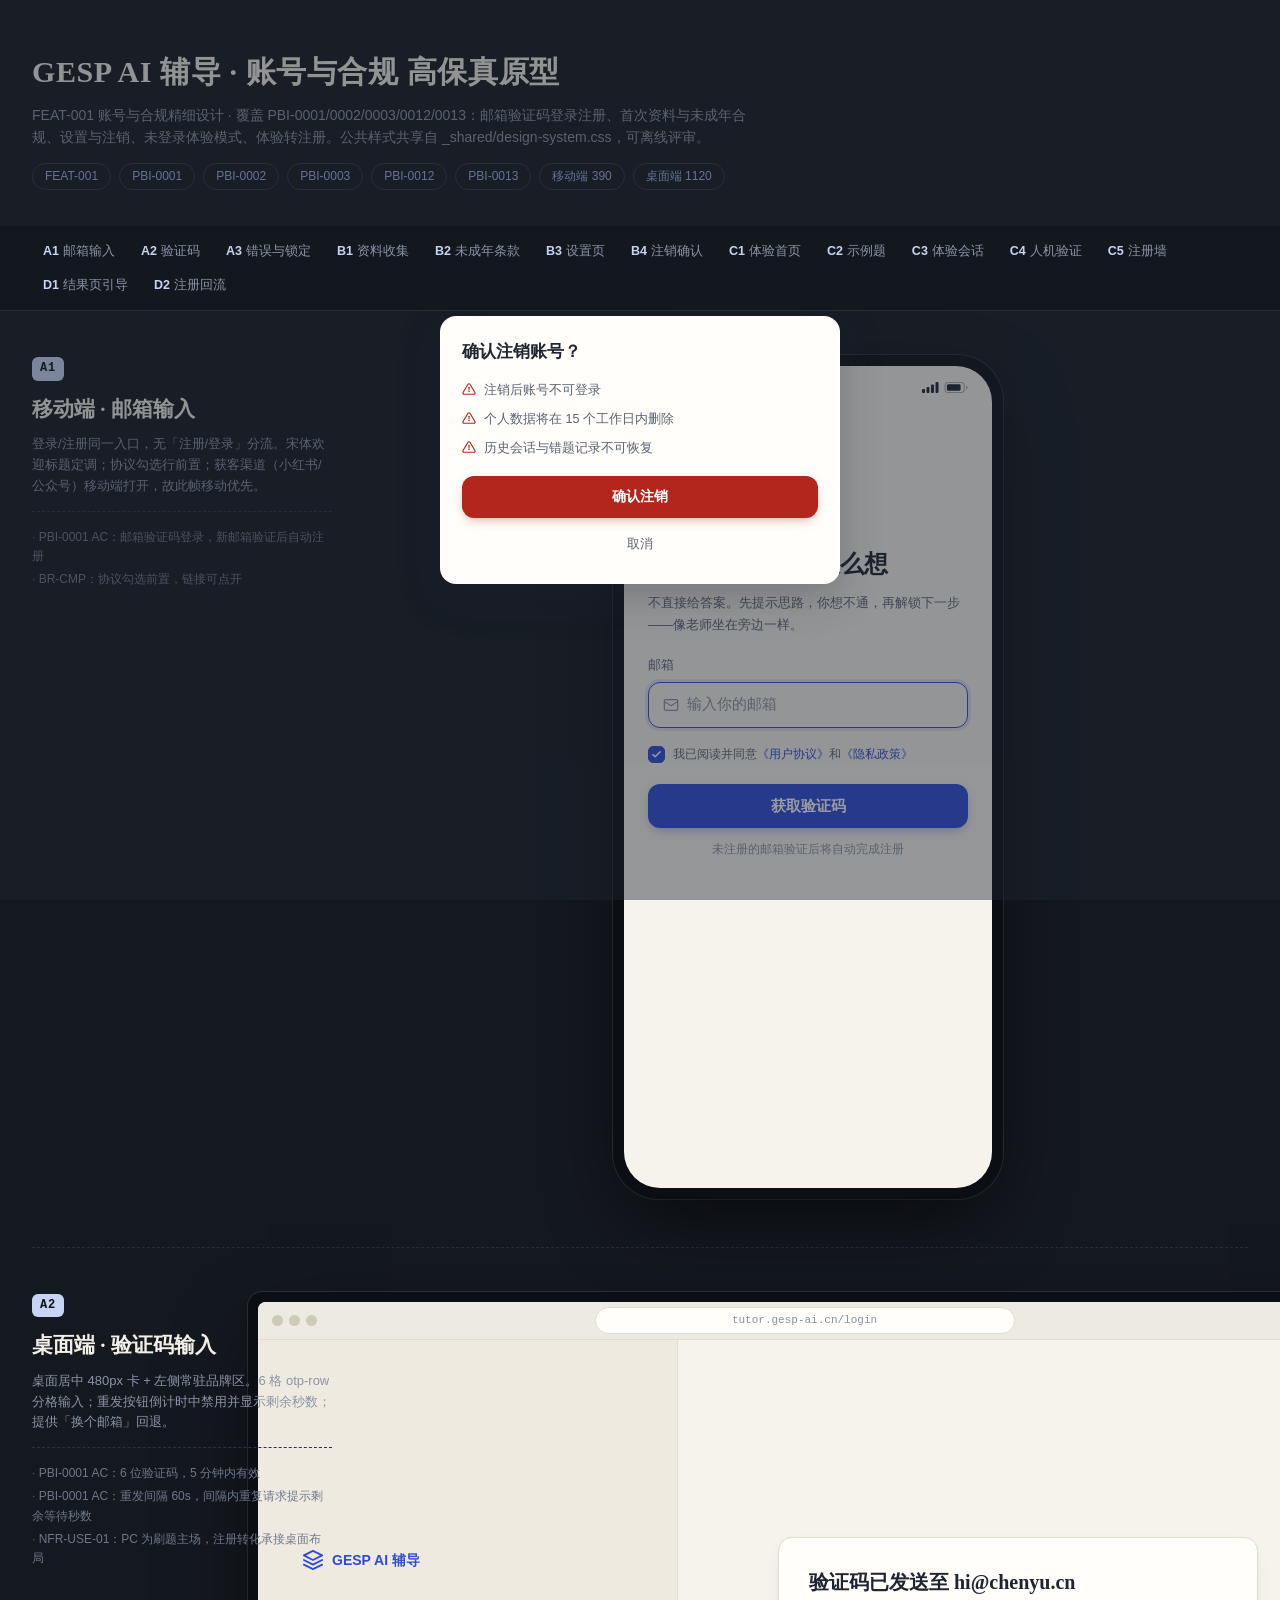
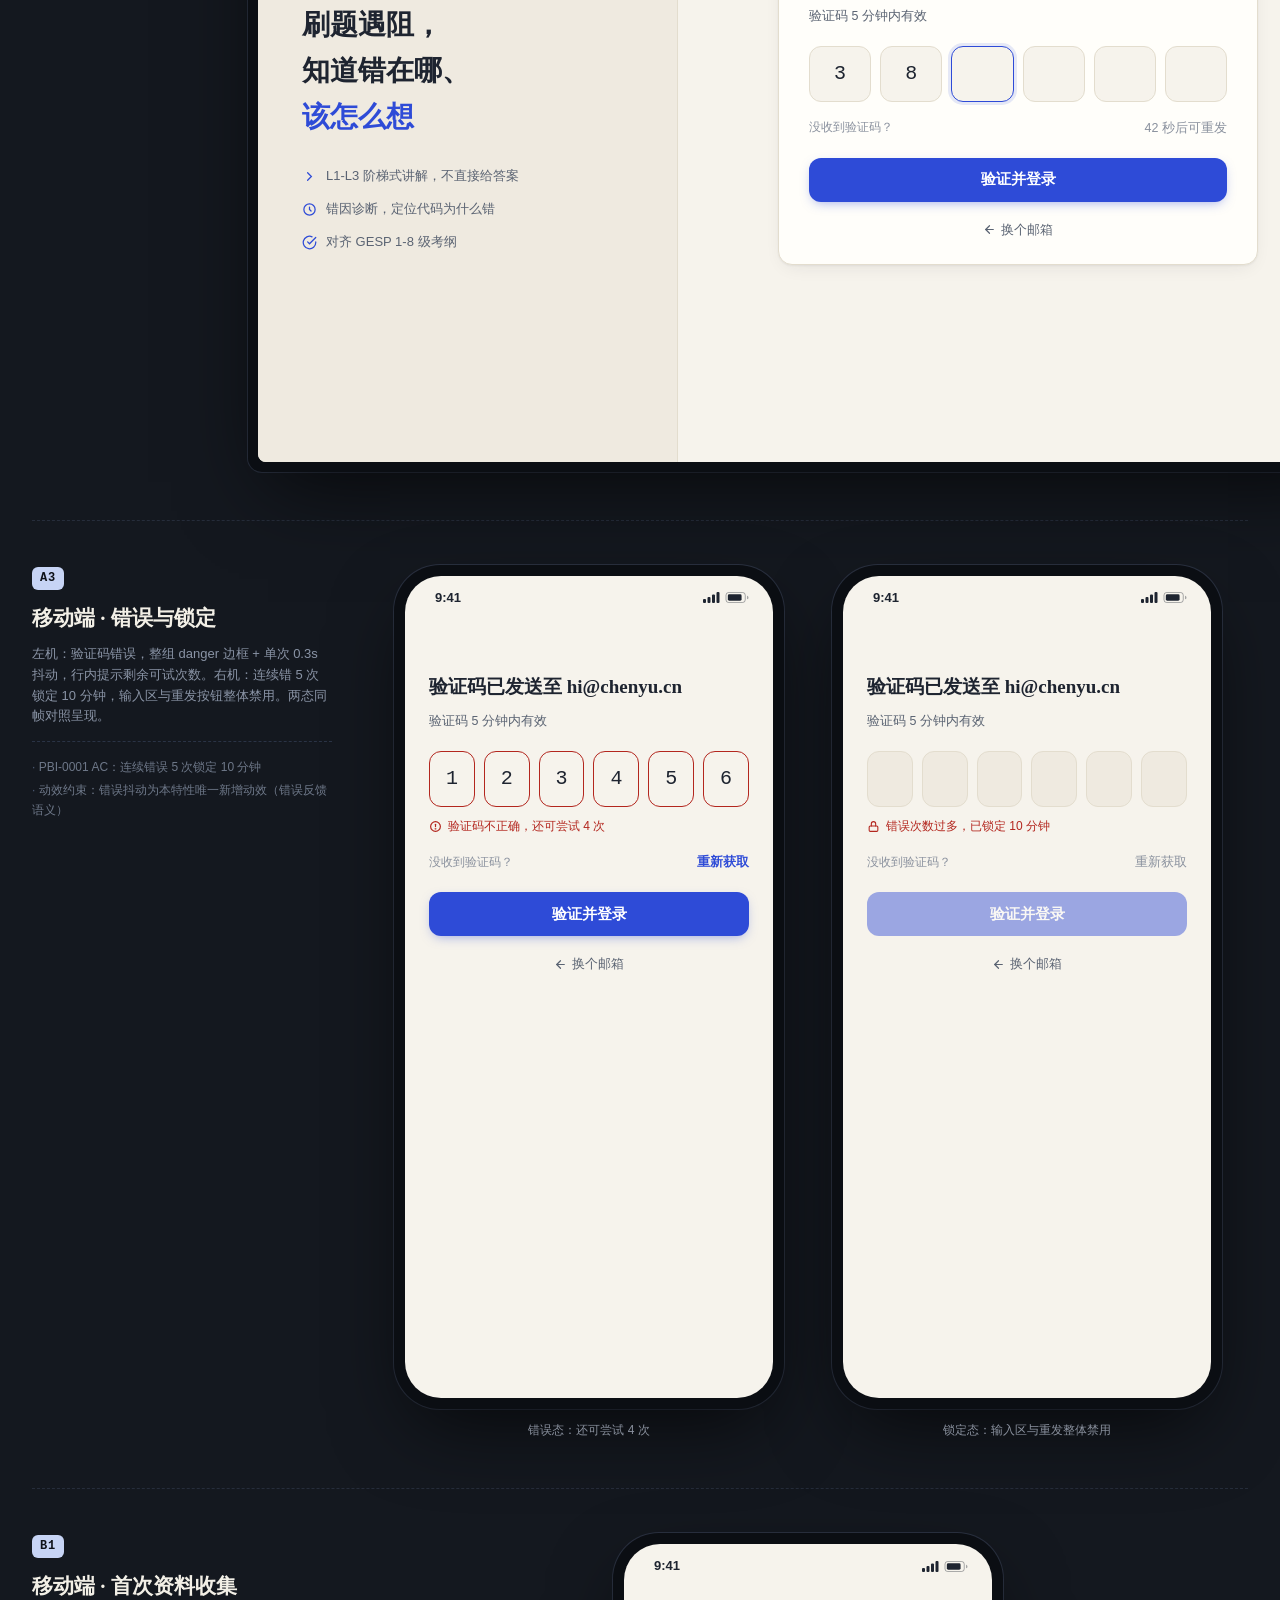
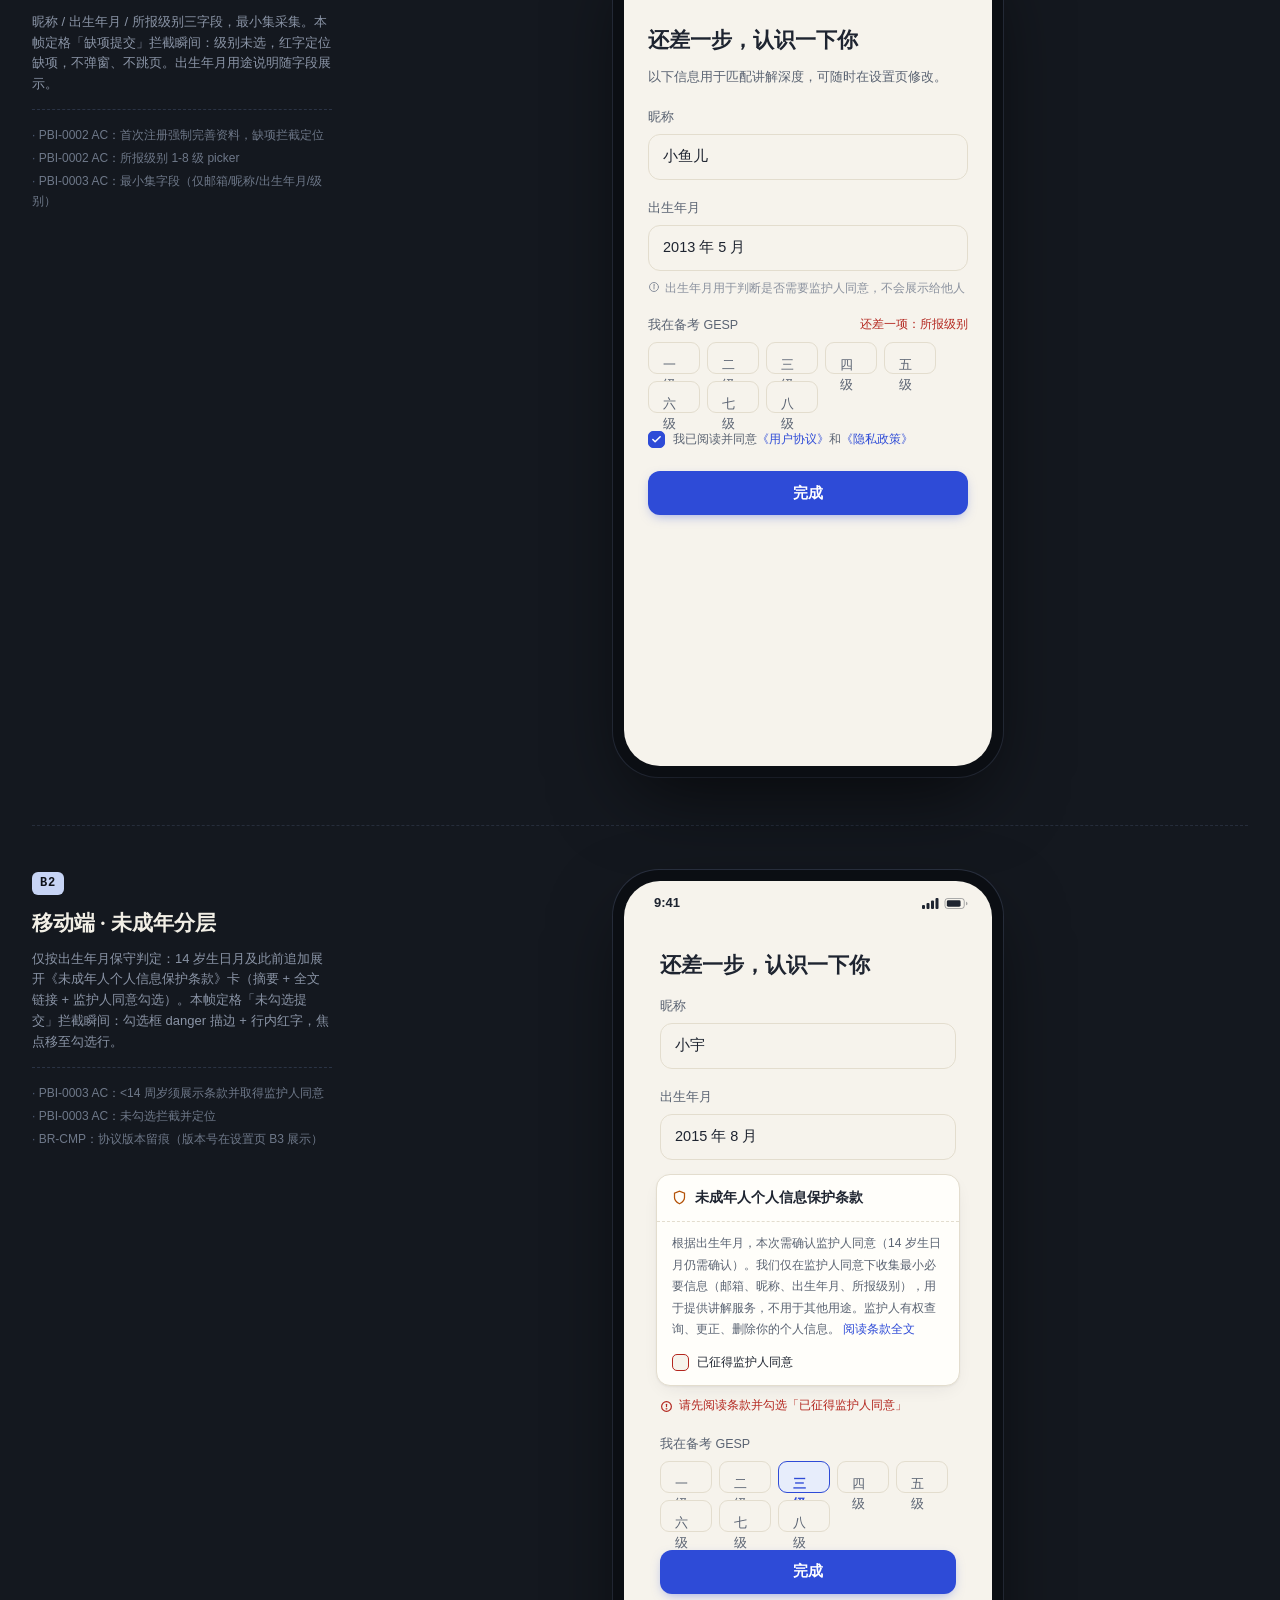
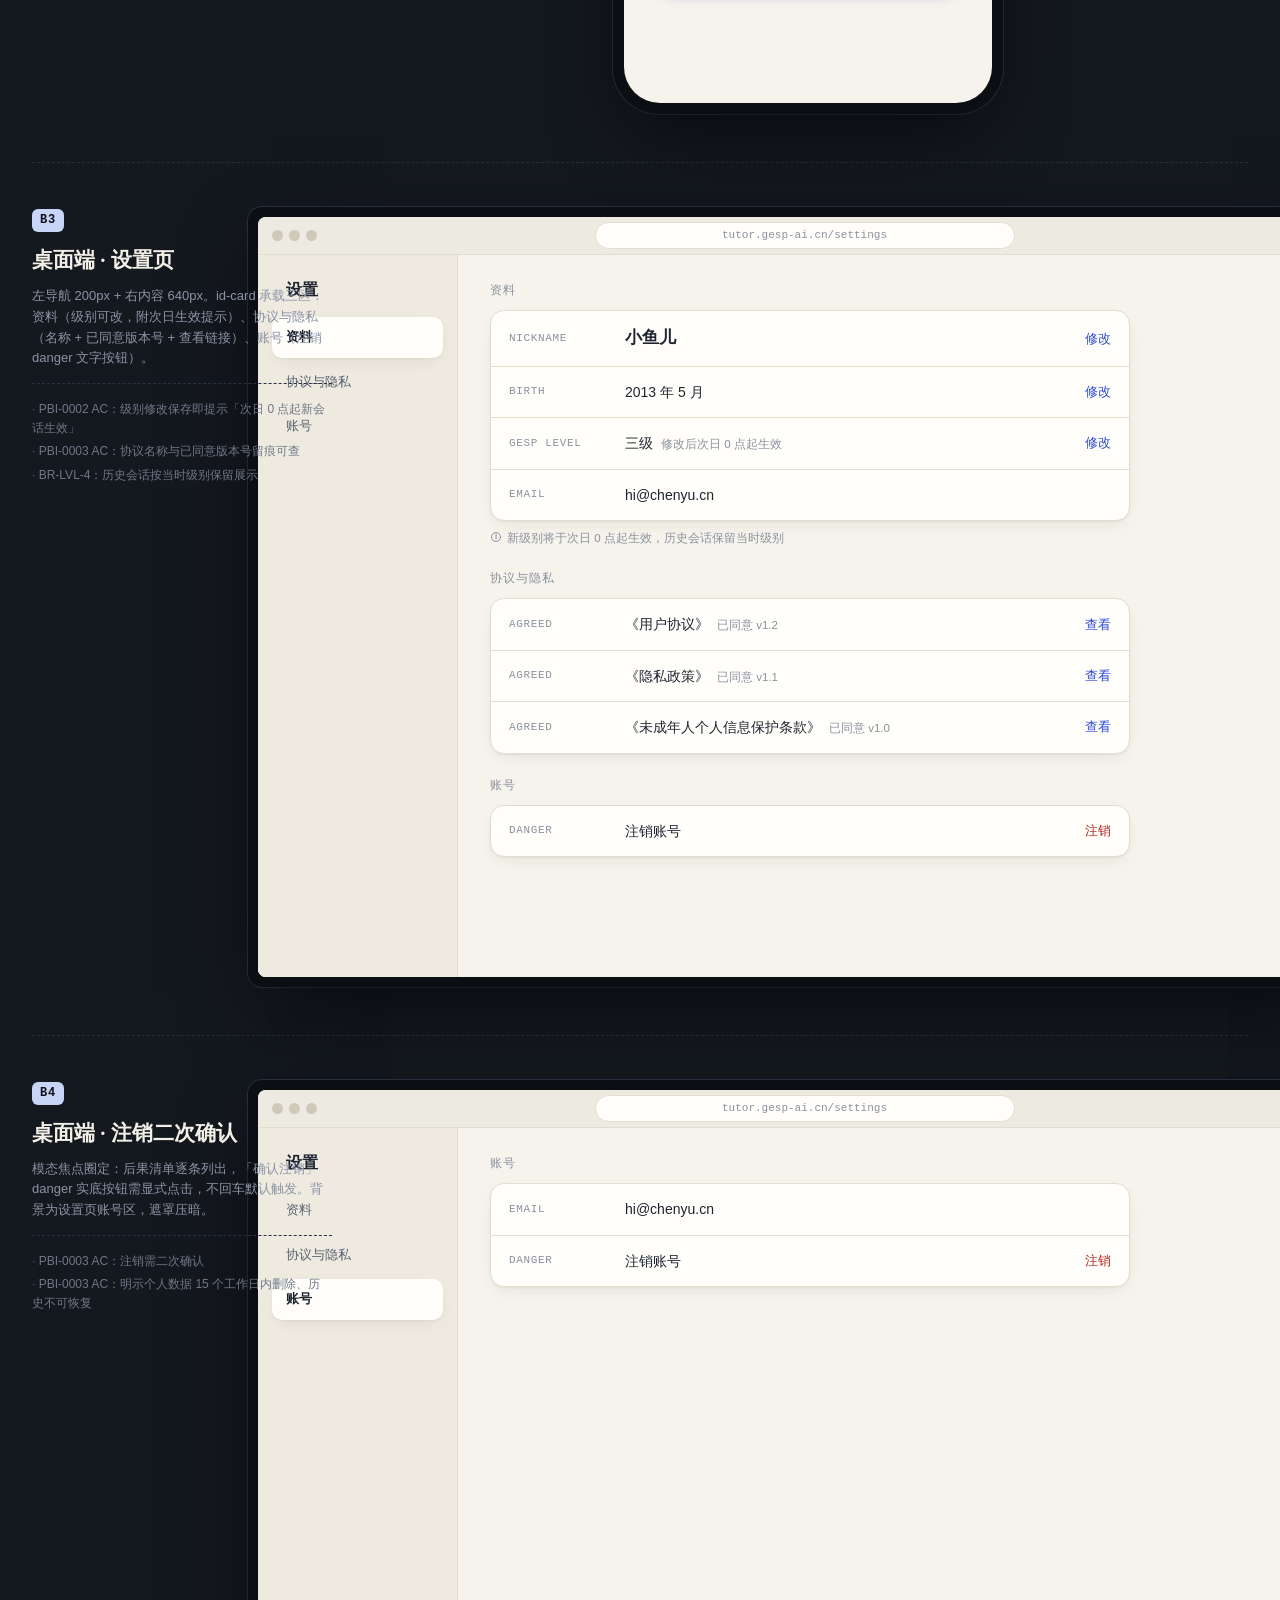
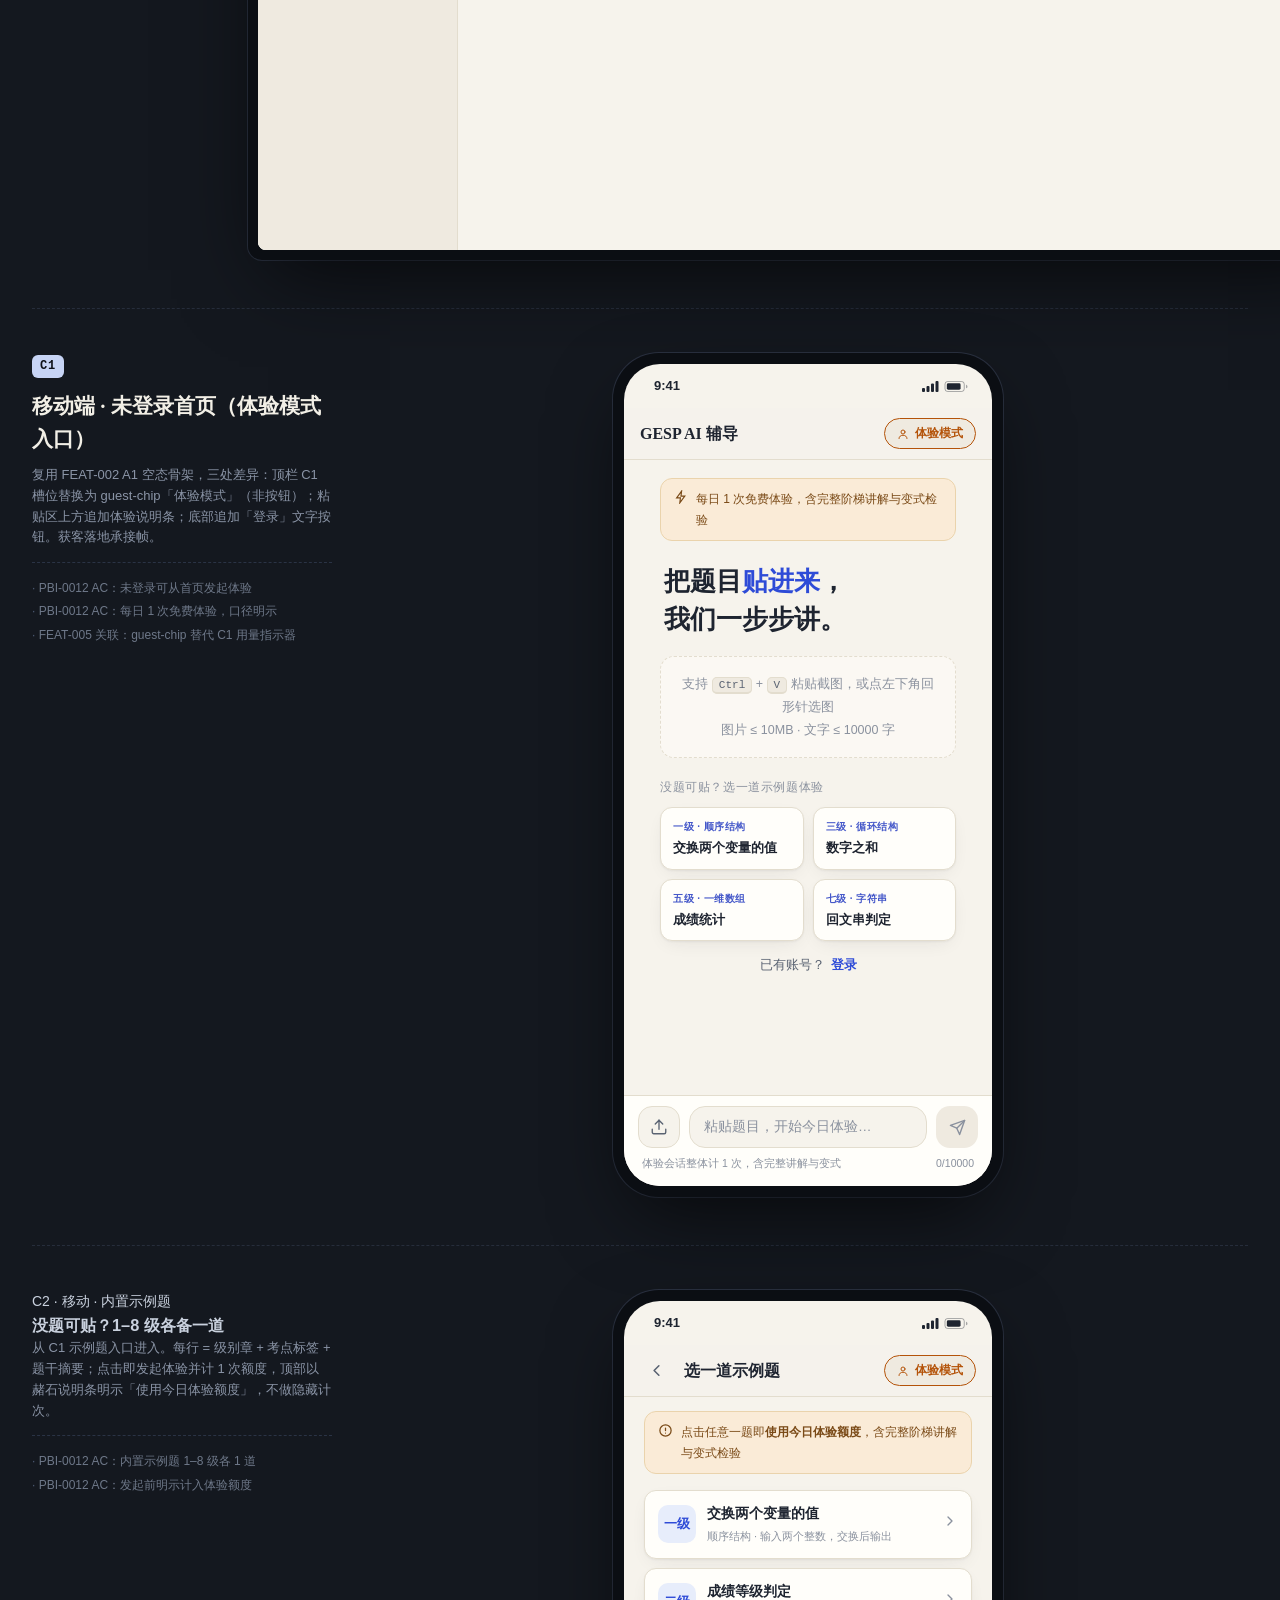
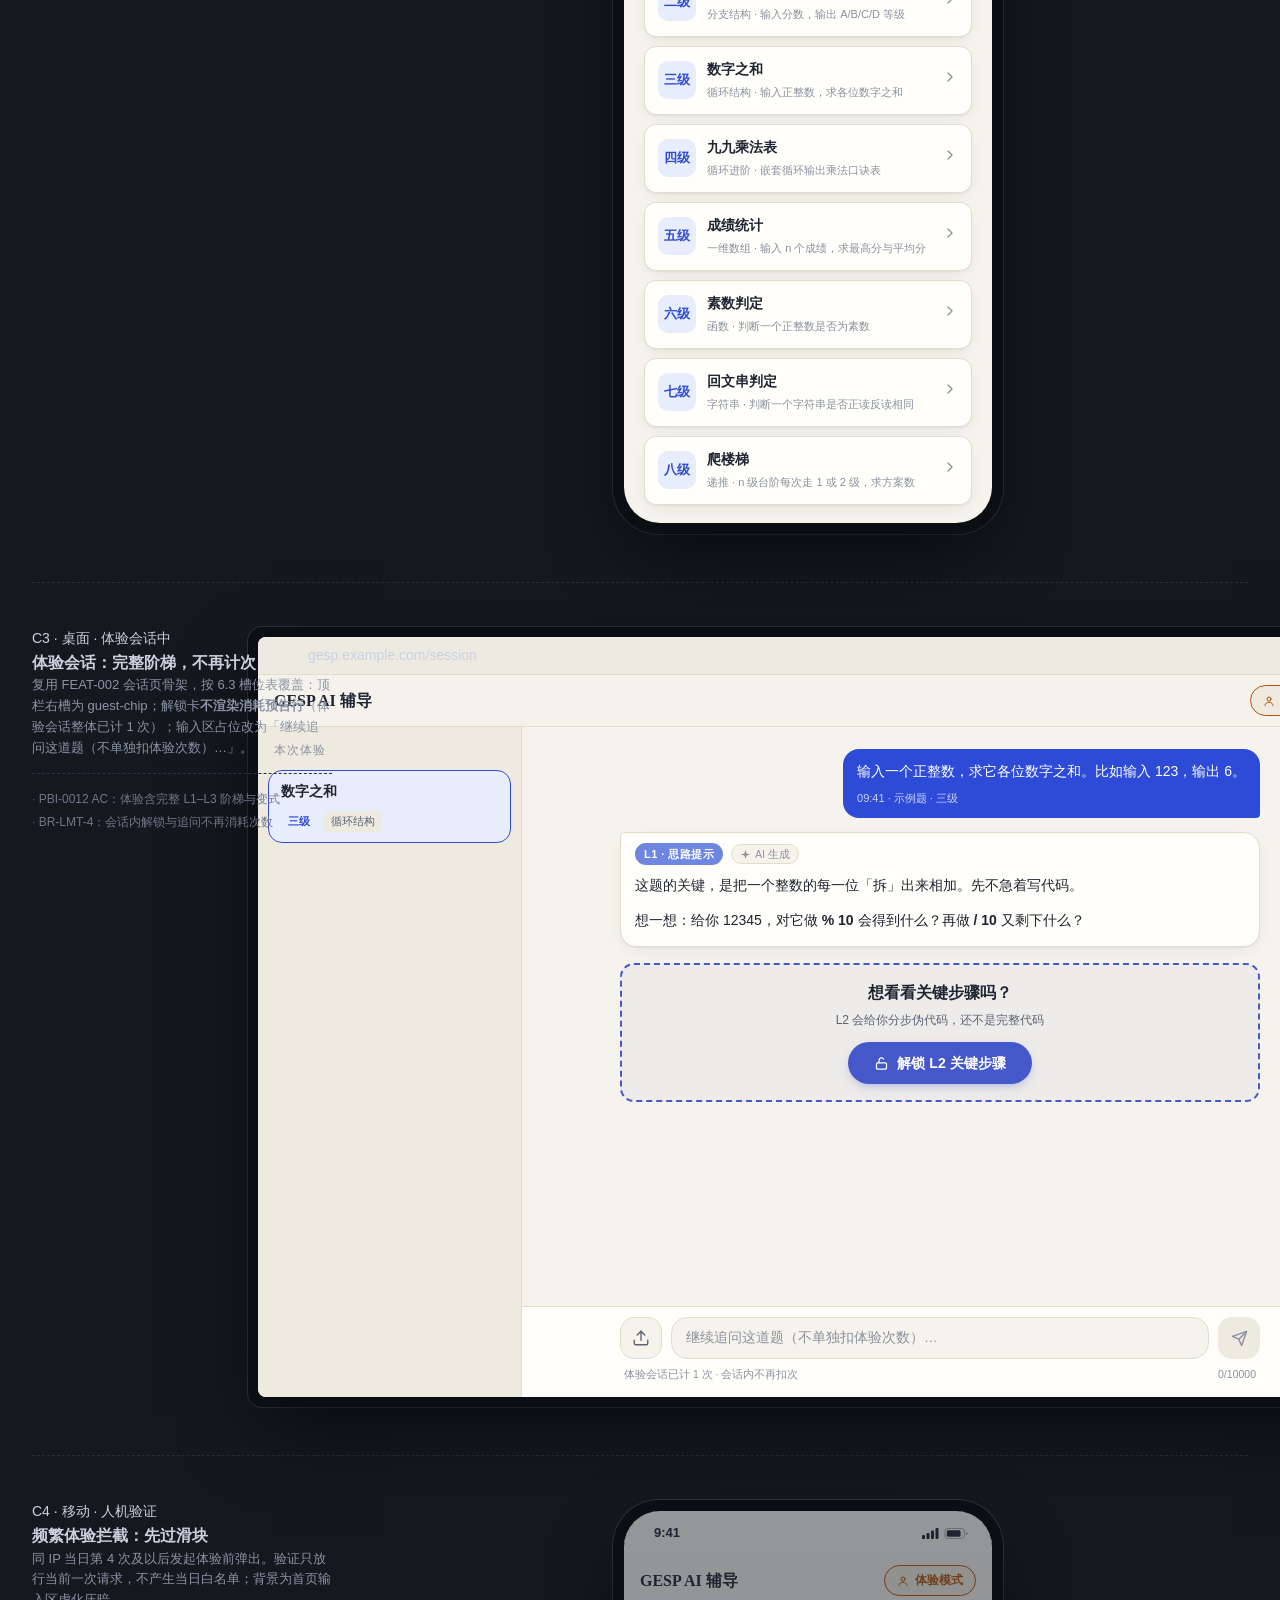
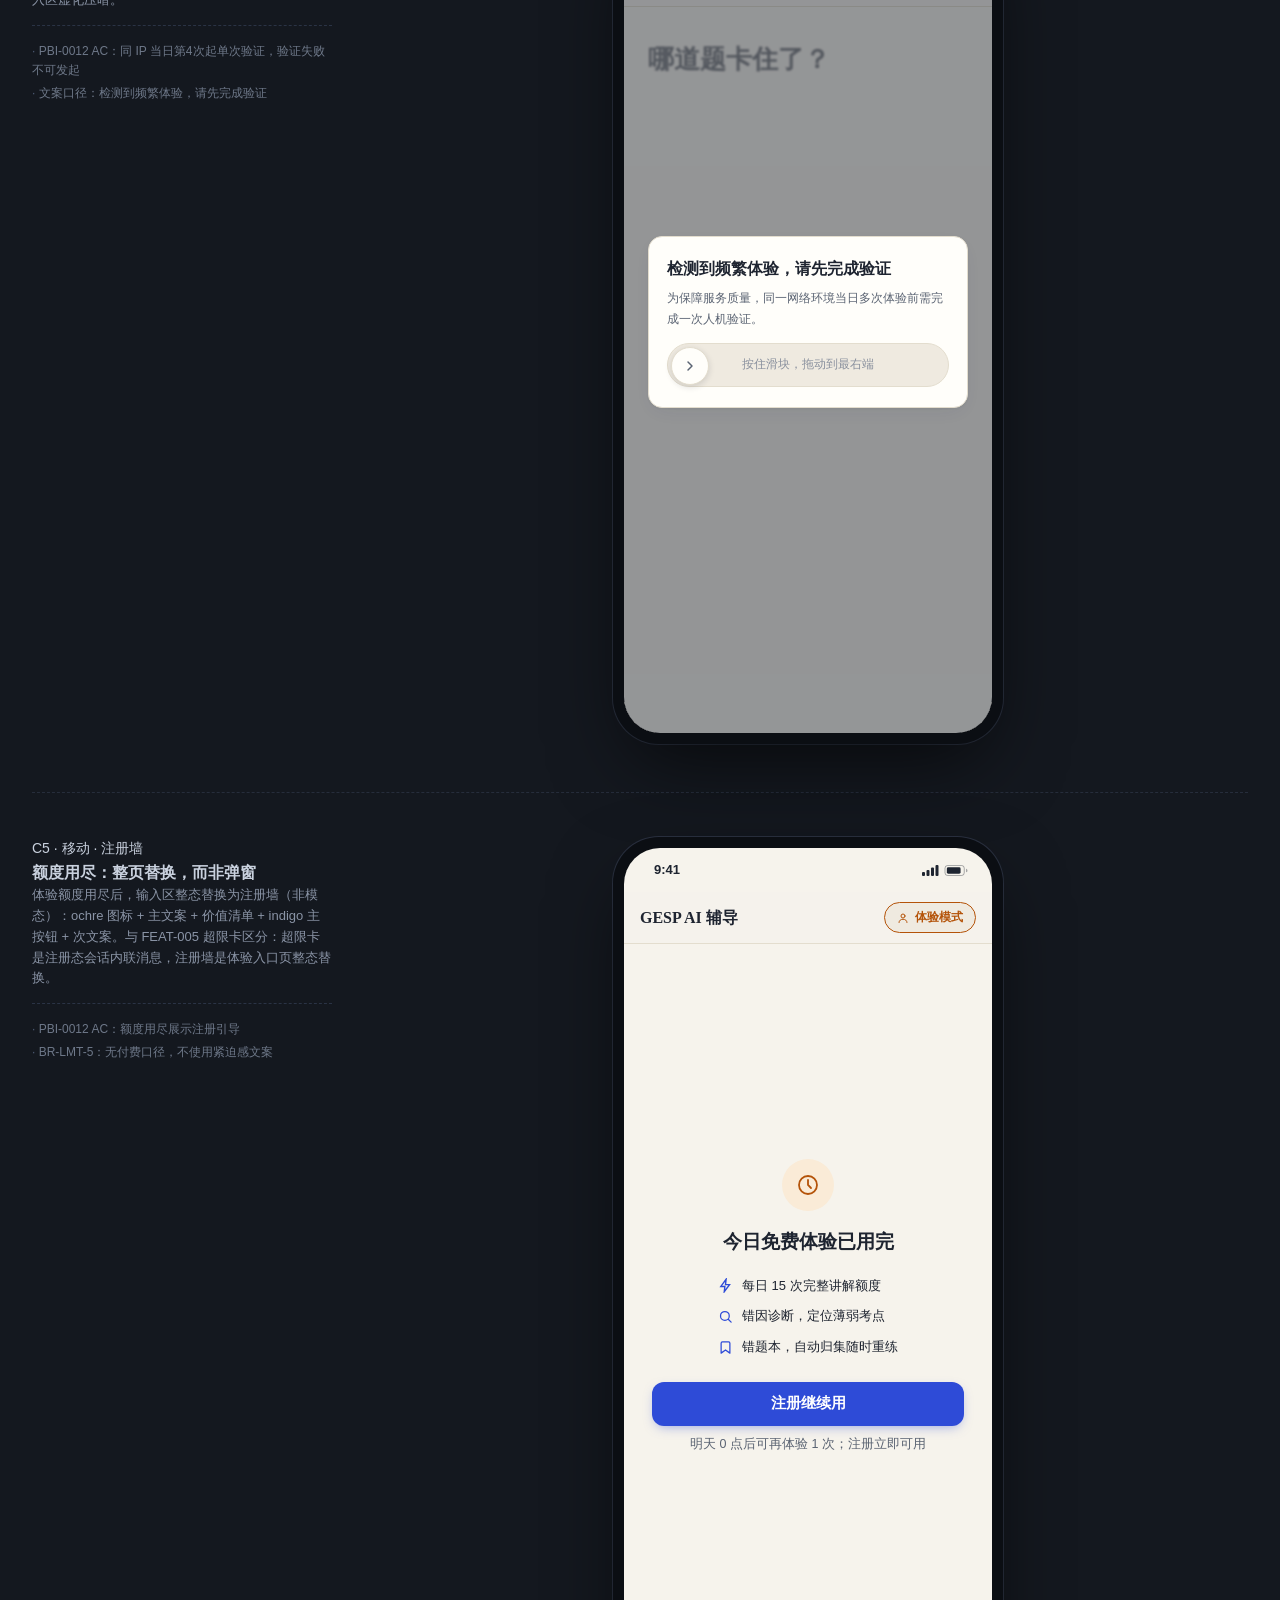
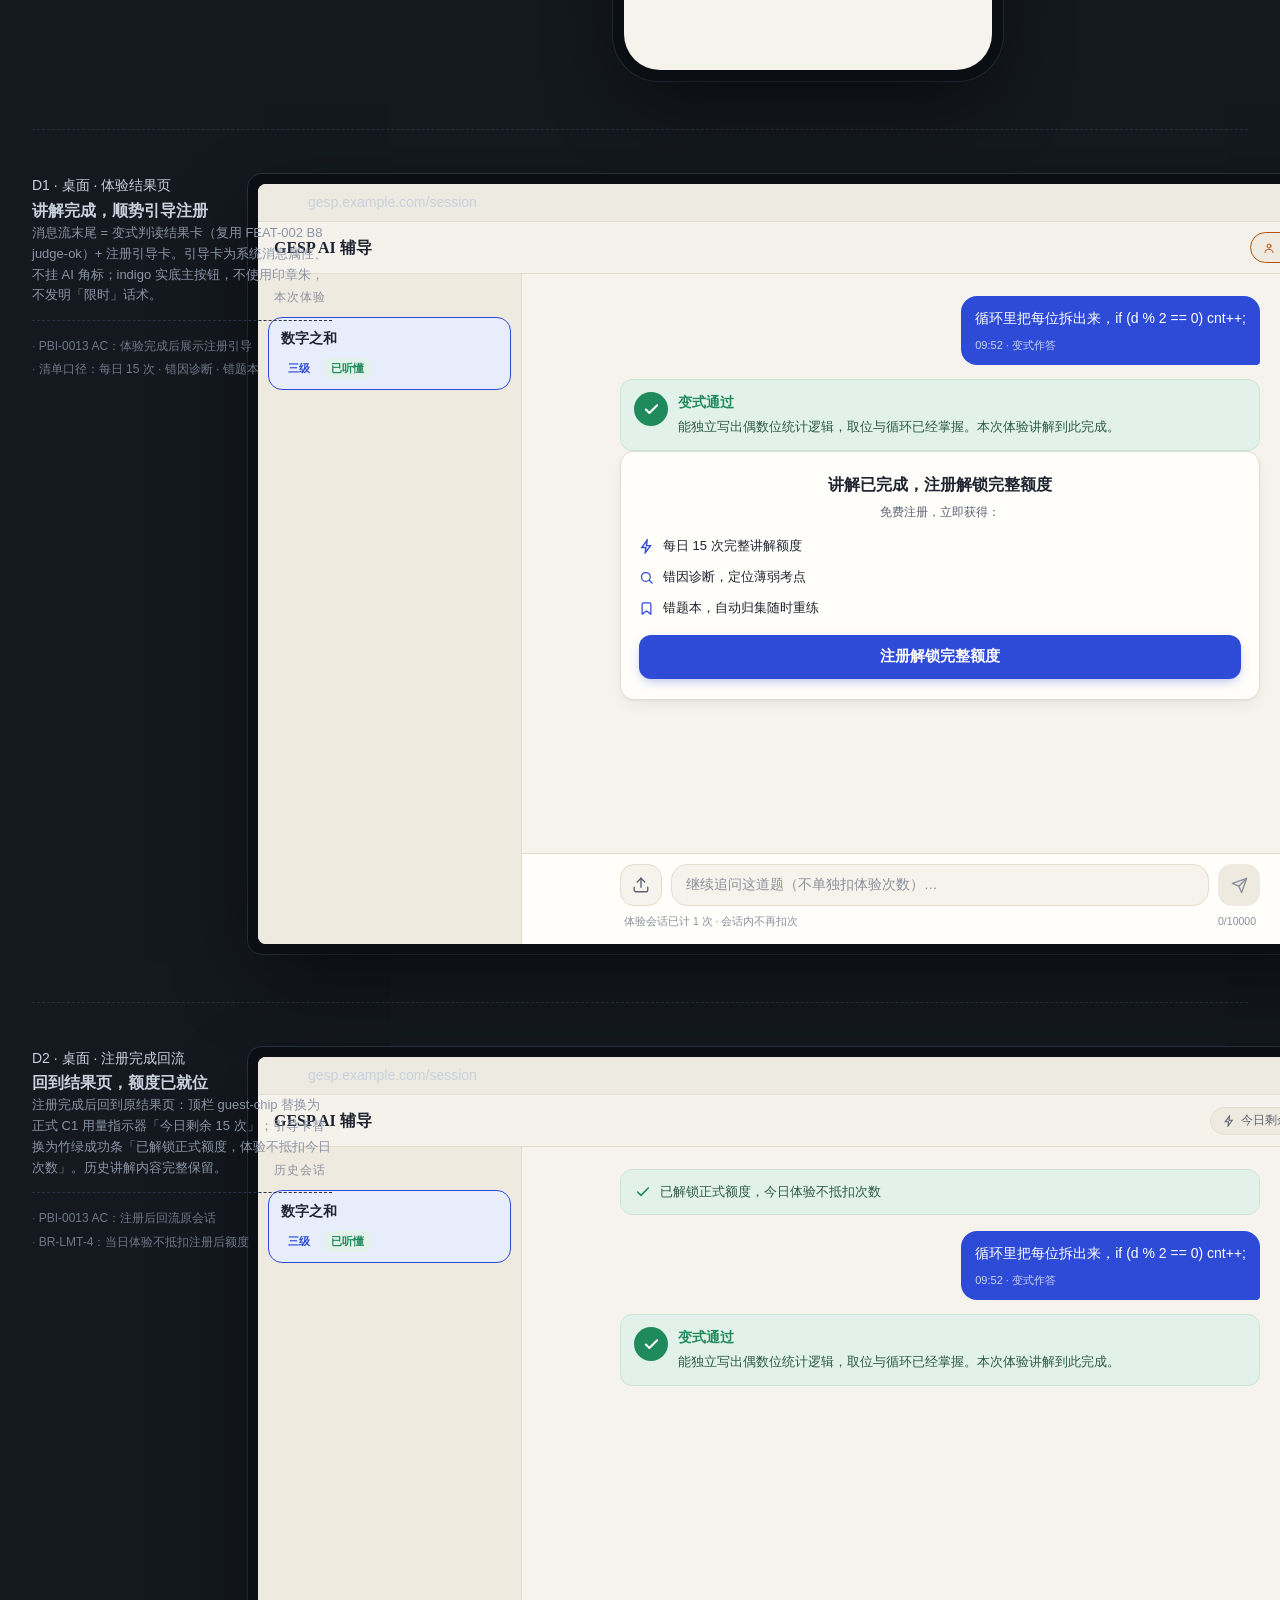
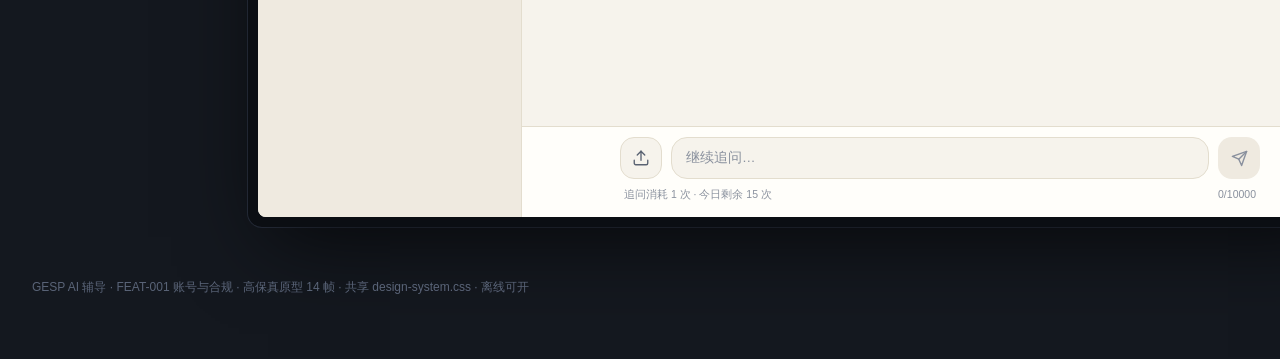
<file: docs/features/feat-001-ux-ui/index.html>
<!DOCTYPE html>
<html lang="zh-CN">
<head>
<meta charset="UTF-8">
<meta name="viewport" content="width=device-width, initial-scale=1.0">
<title>GESP AI 辅导 · 账号与合规 高保真原型</title>
<!-- 公共设计系统：tokens / 画廊外壳 / 帧结构 / 设备框 / 会话页公共组件 -->
<link rel="stylesheet" href="../_shared/design-system.css">
<style>
/* ============================================================
   FEAT-001 特性样式：登录/资料/设置/体验模式专属组件
   公共部分全部来自 ../_shared/design-system.css，此处不重复定义
   ============================================================ */

/* ---------- 认证流布局（登录/注册/onboarding 独立流页面） ---------- */
.auth-wrap{flex:1;display:flex;min-height:0}
.brand-side{
  width:420px;flex-shrink:0;background:var(--paper-sunken);border-right:1px solid var(--hairline);
  display:flex;flex-direction:column;justify-content:center;padding:48px 44px;
}
.brand-side .slogan{font-family:var(--f-display);font-size:28px;font-weight:700;color:var(--ink);line-height:1.65}
.brand-side .slogan em{font-style:normal;color:var(--indigo)}
.brand-side .blist{margin-top:26px;display:flex;flex-direction:column;gap:12px}
.brand-side .bi{display:flex;gap:9px;align-items:center;font-size:13px;color:var(--ink-2)}
.brand-side .bi svg{color:var(--indigo);flex-shrink:0}
.auth-main{flex:1;display:flex;align-items:center;justify-content:center;background:var(--paper);padding:32px}
.auth-card{
  width:480px;max-width:100%;background:var(--paper-raised);border:1px solid var(--hairline);
  border-radius:var(--r-card);box-shadow:var(--shadow-raised);padding:28px 30px 24px;
}
.auth-card .ttl{font-family:var(--f-display);font-size:20px;font-weight:700;color:var(--ink);line-height:1.6}
.auth-card .sub{font-size:12.5px;color:var(--ink-2);margin-top:8px;line-height:1.7}

/* 移动端认证单列（无卡片，全宽） */
.m-auth{flex:1;padding:52px 24px 24px;display:flex;flex-direction:column}
.m-auth .logo-row{display:flex;align-items:center;gap:8px;font-size:13px;font-weight:700;color:var(--indigo);margin-bottom:26px}
.m-auth .ttl{font-family:var(--f-display);font-size:24px;font-weight:700;color:var(--ink);line-height:1.55}
.m-auth .sub{font-size:12.5px;color:var(--ink-2);margin-top:10px;line-height:1.75}
.m-auth .btn-primary{margin-top:22px}

/* ---------- 表单字段 ---------- */
.field{margin-top:18px}
.field .lb{display:flex;justify-content:space-between;font-size:12.5px;color:var(--ink-2);margin-bottom:7px}
.field .lb .err-text{color:var(--danger);font-size:11.5px}
.field .inbox{
  height:46px;border:1.5px solid var(--hairline);border-radius:12px;background:var(--paper);
  display:flex;align-items:center;padding:0 14px;font-size:14.5px;color:var(--ink);gap:8px;
}
.field .inbox .ph{color:var(--ink-3)}
.field .inbox.focus{border-color:var(--indigo);box-shadow:0 0 0 3px rgba(46,75,215,.1)}
.field .inbox.err{border-color:var(--danger)}

/* ---------- 验证码分格 .otp-row（6 格独立格） ---------- */
.otp-row{display:flex;gap:9px;margin-top:18px}
.otp-cell{
  flex:1;height:56px;border:1.5px solid var(--hairline);border-radius:12px;background:var(--paper);
  display:grid;place-items:center;font-family:var(--f-mono);font-size:20px;color:var(--ink);
}
.otp-cell.cur{border-color:var(--indigo);box-shadow:0 0 0 3px rgba(46,75,215,.12)}
/* 错误态：整组 danger 边框 + 单次 0.3s 抖动（全特性唯一新增动效） */
.otp-row.err .otp-cell{border-color:var(--danger);animation:otpShake .3s 1}
@keyframes otpShake{0%,100%{transform:translateX(0)}25%{transform:translateX(-5px)}75%{transform:translateX(5px)}}
/* 锁定态：整组置灰禁用 */
.otp-row.locked .otp-cell{background:var(--paper-sunken);color:var(--ink-3)}

/* ---------- 协议勾选行 ---------- */
.agree-row{display:flex;align-items:flex-start;gap:8px;margin-top:16px;font-size:12px;color:var(--ink-2);line-height:1.7}
.cbx{
  width:17px;height:17px;border-radius:5px;border:1.5px solid var(--hairline);background:var(--paper);
  flex-shrink:0;display:grid;place-items:center;color:#fff;margin-top:2px;
}
.cbx.on{background:var(--indigo);border-color:var(--indigo)}
.cbx.miss{border-color:var(--danger)}
.link{color:var(--indigo)}

/* ---------- 行内错误提示 ---------- */
.inline-err{display:flex;align-items:center;gap:6px;color:var(--danger);font-size:12px;margin-top:10px}

/* ---------- 重发与返回 ---------- */
.resend-row{display:flex;justify-content:space-between;align-items:center;margin-top:16px;font-size:12px;color:var(--ink-3)}
.resend-btn{color:var(--indigo);font-weight:600;font-size:12.5px}
.resend-btn.off{color:var(--ink-3);font-weight:400}
.back-link{display:flex;align-items:center;gap:5px;justify-content:center;margin-top:18px;font-size:12.5px;color:var(--ink-2)}

/* ---------- 设置页 ---------- */
.settings-wrap{flex:1;display:flex;min-height:0;background:var(--paper)}
.set-nav{width:200px;flex-shrink:0;padding:22px 14px;border-right:1px solid var(--hairline);background:var(--paper-sunken)}
.set-nav .ni{padding:10px 14px;border-radius:10px;font-size:13px;color:var(--ink-2);margin-bottom:4px}
.set-nav .ni.on{background:var(--paper-raised);color:var(--ink);font-weight:600;box-shadow:var(--shadow-raised)}
.set-main{flex:1;padding:26px 32px;overflow-y:auto}
.set-main .col{max-width:640px}
.set-sec-t{font-size:12px;color:var(--ink-3);letter-spacing:.08em;margin:22px 0 10px}
.set-sec-t:first-child{margin-top:0}
/* 身份卡 .id-card */
.id-card{background:var(--paper-raised);border:1px solid var(--hairline);border-radius:var(--r-card);box-shadow:var(--shadow-raised);overflow:hidden}
.id-row{display:flex;align-items:center;gap:12px;padding:14px 18px;border-bottom:1px solid var(--hairline)}
.id-row:last-child{border-bottom:none}
.id-row .k{width:104px;flex-shrink:0;font-family:var(--f-mono);font-size:11px;color:var(--ink-3);letter-spacing:.06em}
.id-row .v{flex:1;font-size:14px;color:var(--ink)}
.id-row .v .nm{font-family:var(--f-display);font-size:16.5px;font-weight:700}
.id-row .v .ver{font-size:11.5px;color:var(--ink-3);margin-left:8px}
.id-row .act{flex-shrink:0;font-size:12.5px;color:var(--indigo)}
.id-row .act.danger{color:var(--danger)}
.note-line{font-size:11.5px;color:var(--ink-3);margin-top:8px;display:flex;gap:5px;line-height:1.6}

/* ---------- 体验说明条 ---------- */
.exp-note{
  margin:14px 20px 0;background:var(--ochre-tint);border:1px solid #EAD3AC;border-radius:12px;
  padding:10px 13px;font-size:12px;color:#7A4A17;line-height:1.7;display:flex;gap:8px;
}
.exp-note svg{flex-shrink:0;margin-top:1px}

/* ---------- 示例题列表（C2：1-8 级各 1 道） ---------- */
.sample-row{
  display:flex;align-items:center;gap:11px;background:var(--paper-raised);border:1px solid var(--hairline);
  border-radius:12px;padding:12px 13px;margin-bottom:9px;box-shadow:var(--shadow-raised);
}
.sample-row .lv-badge{
  width:38px;height:38px;border-radius:10px;background:var(--indigo-tint);color:var(--indigo);
  display:grid;place-items:center;font-family:var(--f-display);font-weight:700;font-size:13px;flex-shrink:0;
}
.sample-row .mid{flex:1;min-width:0}
.sample-row .tt{font-family:var(--f-display);font-weight:700;font-size:14px;color:var(--ink)}
.sample-row .tp{font-size:11px;color:var(--ink-3);margin-top:3px}
.sample-row .chev{color:var(--ink-3);flex-shrink:0}

/* ---------- 注册墙 .guest-wall（整页替换输入区，非模态） ---------- */
.guest-wall{flex:1;display:flex;flex-direction:column;align-items:center;justify-content:center;padding:36px 28px;text-align:center}
.guest-wall .gw-icon{
  width:52px;height:52px;border-radius:50%;background:var(--ochre-tint);
  display:grid;place-items:center;color:var(--ochre);margin-bottom:16px;
}
.guest-wall .gw-main{font-family:var(--f-display);font-size:19px;font-weight:700;color:var(--ink)}
.guest-wall .gw-sub{font-size:12.5px;color:var(--ink-2);margin-top:8px;line-height:1.7}
.guest-wall .btn-primary{margin-top:6px}
.value-list{margin:18px 0;text-align:left;display:flex;flex-direction:column;gap:10px}
.value-list .vi{display:flex;gap:9px;align-items:center;font-size:13px;color:var(--ink)}
.value-list .vi svg{color:var(--indigo);flex-shrink:0}

/* ---------- 注册引导卡 .signup-card（不使用印章朱） ---------- */
.signup-card{
  background:var(--paper-raised);border:1px solid var(--hairline);border-radius:var(--r-card);
  box-shadow:var(--shadow-raised);padding:20px 18px;margin-bottom:16px;text-align:center;
}
.signup-card .sc-t{font-family:var(--f-display);font-size:16px;font-weight:700;color:var(--ink)}
.signup-card .sc-sub{font-size:12px;color:var(--ink-2);margin-top:6px}
.signup-card .value-list{margin:14px 0 16px}

/* ---------- 人机验证滑块 ---------- */
.slide-card{
  width:320px;background:var(--paper-raised);border:1px solid var(--hairline);border-radius:var(--r-card);
  box-shadow:var(--shadow-raised);padding:20px 18px;
}
.slide-card .sv-t{font-family:var(--f-display);font-weight:700;font-size:15.5px;color:var(--ink)}
.slide-card .sv-p{font-size:12px;color:var(--ink-2);margin-top:6px;line-height:1.7}
.slide-track{
  height:44px;border-radius:var(--r-pill);background:var(--paper-sunken);border:1px solid var(--hairline);
  position:relative;display:flex;align-items:center;justify-content:center;font-size:12px;color:var(--ink-3);
  margin-top:14px;
}
.slide-knob{
  position:absolute;left:3px;top:3px;width:38px;height:38px;border-radius:50%;background:var(--paper-raised);
  border:1px solid var(--hairline);box-shadow:0 2px 6px rgba(30,36,48,.15);display:grid;place-items:center;color:var(--ink-2);
}

/* ---------- 模态 ---------- */
.modal-mask{position:absolute;inset:0;background:rgba(30,36,48,.45);display:flex;align-items:center;justify-content:center;z-index:5}
.modal{
  width:400px;background:var(--paper-raised);border-radius:16px;
  box-shadow:0 12px 40px rgba(30,36,48,.25);padding:22px;
}
.modal .md-t{font-family:var(--f-display);font-size:17px;font-weight:700;color:var(--ink)}
.modal .md-list{margin:14px 0 18px;display:flex;flex-direction:column;gap:9px}
.modal .md-li{display:flex;gap:8px;font-size:12.5px;color:var(--ink-2);line-height:1.6}
.modal .md-li svg{flex-shrink:0;margin-top:2px;color:var(--danger)}
.btn-danger{
  width:100%;height:42px;border-radius:12px;background:var(--danger);color:#fff;font-size:14px;font-weight:600;
  display:flex;align-items:center;justify-content:center;box-shadow:0 4px 12px -4px rgba(179,38,30,.5);
}

/* ---------- 回流成功条（D2） ---------- */
.success-bar{
  display:flex;gap:9px;background:var(--bamboo-tint);border:1px solid #CBE5D8;border-radius:12px;
  padding:12px 14px;font-size:12.5px;color:#2C5A44;margin-bottom:16px;align-items:center;
}
.success-bar svg{flex-shrink:0;color:var(--bamboo)}

/* ---------- 帧内多设备并排 ---------- */
.stage-row{display:flex;gap:48px;justify-content:center;flex-wrap:wrap;align-items:flex-start}
.stage-row .dev-cap{text-align:center;color:#8A919E;font-size:12px;margin-top:12px}
</style>
</head>
<body>

<!-- ================= 画廊头部与导航（非产品 UI） ================= -->
<header class="gallery-head">
  <h1>GESP AI 辅导 · 账号与合规 高保真原型</h1>
  <p>FEAT-001 账号与合规精细设计 · 覆盖 PBI-0001/0002/0003/0012/0013：邮箱验证码登录注册、首次资料与未成年合规、设置与注销、未登录体验模式、体验转注册。公共样式共享自 _shared/design-system.css，可离线评审。</p>
  <div class="tags">
    <span>FEAT-001</span><span>PBI-0001</span><span>PBI-0002</span><span>PBI-0003</span>
    <span>PBI-0012</span><span>PBI-0013</span><span>移动端 390</span><span>桌面端 1120</span>
  </div>
</header>
<div class="gallery-nav">
  <nav>
    <a href="#a1"><b>A1</b>邮箱输入</a>
    <a href="#a2"><b>A2</b>验证码</a>
    <a href="#a3"><b>A3</b>错误与锁定</a>
    <a href="#b1"><b>B1</b>资料收集</a>
    <a href="#b2"><b>B2</b>未成年条款</a>
    <a href="#b3"><b>B3</b>设置页</a>
    <a href="#b4"><b>B4</b>注销确认</a>
    <a href="#c1"><b>C1</b>体验首页</a>
    <a href="#c2"><b>C2</b>示例题</a>
    <a href="#c3"><b>C3</b>体验会话</a>
    <a href="#c4"><b>C4</b>人机验证</a>
    <a href="#c5"><b>C5</b>注册墙</a>
    <a href="#d1"><b>D1</b>结果页引导</a>
    <a href="#d2"><b>D2</b>注册回流</a>
  </nav>
</div>

<!-- ============================================================
     A 组 · 验证码登录/注册（PBI-0001）
     同一入口不分流：新邮箱验证后自动注册，已注册邮箱直接登录
     ============================================================ -->

<!-- ===== A1 移动端 · 邮箱输入 ===== -->
<section class="frame" id="a1">
  <div class="frame-meta">
    <span class="fid">A1</span>
    <h2>移动端 · 邮箱输入</h2>
    <p>登录/注册同一入口，无「注册/登录」分流。宋体欢迎标题定调；协议勾选行前置；获客渠道（小红书/公众号）移动端打开，故此帧移动优先。</p>
    <ul class="ac">
      <li>PBI-0001 AC：邮箱验证码登录，新邮箱验证后自动注册</li>
      <li>BR-CMP：协议勾选前置，链接可点开</li>
    </ul>
  </div>
  <div class="frame-stage">
    <div class="device phone"><div class="scr">
      <div class="statusbar"><span>9:41</span><span class="sic">
        <svg width="17" height="11" viewBox="0 0 17 11" fill="currentColor"><rect x="0" y="7" width="3" height="4" rx="1"/><rect x="4.5" y="5" width="3" height="6" rx="1"/><rect x="9" y="2.5" width="3" height="8.5" rx="1"/><rect x="13.5" y="0" width="3" height="11" rx="1"/></svg>
        <svg width="24" height="11" viewBox="0 0 25 12" fill="none"><rect x="0.5" y="0.5" width="21" height="11" rx="3" stroke="currentColor" opacity=".4"/><rect x="2.5" y="2.5" width="15" height="7" rx="1.5" fill="currentColor"/><path d="M23.5 4v4c1-.3 1.5-1 1.5-2s-.5-1.7-1.5-2z" fill="currentColor" opacity=".4"/></svg>
      </span></div>
      <div class="m-auth">
        <div class="logo-row">
          <svg width="20" height="20" viewBox="0 0 24 24" fill="none" stroke="currentColor" stroke-width="2" stroke-linecap="round" stroke-linejoin="round"><path d="M12 2L2 7l10 5 10-5-10-5z"/><path d="M2 17l10 5 10-5"/><path d="M2 12l10 5 10-5"/></svg>
          GESP AI 辅导
        </div>
        <div class="ttl">刷题遇阻，<br>知道错在哪、该怎么想</div>
        <div class="sub">不直接给答案。先提示思路，你想不通，再解锁下一步——像老师坐在旁边一样。</div>
        <div class="field">
          <div class="lb"><span>邮箱</span></div>
          <div class="inbox focus">
            <svg width="16" height="16" viewBox="0 0 24 24" fill="none" stroke="currentColor" stroke-width="1.8" stroke-linecap="round" style="color:var(--ink-3)"><rect x="2" y="4" width="20" height="16" rx="2"/><path d="M22 7l-10 6L2 7"/></svg>
            <span class="ph">输入你的邮箱</span>
          </div>
        </div>
        <div class="agree-row">
          <span class="cbx on"><svg width="11" height="11" viewBox="0 0 24 24" fill="none" stroke="currentColor" stroke-width="3.2" stroke-linecap="round" stroke-linejoin="round"><path d="M20 6L9 17l-5-5"/></svg></span>
          <span>我已阅读并同意<span class="link">《用户协议》</span>和<span class="link">《隐私政策》</span></span>
        </div>
        <div class="btn-primary" style="margin-top:20px">获取验证码</div>
        <div class="note-line" style="justify-content:center;margin-top:12px">未注册的邮箱验证后将自动完成注册</div>
      </div>
    </div></div>
  </div>
</section>
<div class="frame-end"><hr></div>

<!-- ===== A2 桌面端 · 验证码输入 ===== -->
<section class="frame" id="a2">
  <div class="frame-meta">
    <span class="fid">A2</span>
    <h2>桌面端 · 验证码输入</h2>
    <p>桌面居中 480px 卡 + 左侧常驻品牌区。6 格 otp-row 分格输入；重发按钮倒计时中禁用并显示剩余秒数；提供「换个邮箱」回退。</p>
    <ul class="ac">
      <li>PBI-0001 AC：6 位验证码，5 分钟内有效</li>
      <li>PBI-0001 AC：重发间隔 60s，间隔内重复请求提示剩余等待秒数</li>
      <li>NFR-USE-01：PC 为刷题主场，注册转化承接桌面布局</li>
    </ul>
  </div>
  <div class="frame-stage">
    <div class="device desktop"><div class="scr">
      <div class="browser-bar">
        <span class="dots"><i></i><i></i><i></i></span>
        <span class="url">tutor.gesp-ai.cn/login</span>
        <span style="width:52px"></span>
      </div>
      <div class="auth-wrap">
        <aside class="brand-side">
          <div class="logo-row" style="display:flex;align-items:center;gap:8px;font-size:14px;font-weight:700;color:var(--indigo);margin-bottom:30px">
            <svg width="22" height="22" viewBox="0 0 24 24" fill="none" stroke="currentColor" stroke-width="2" stroke-linecap="round" stroke-linejoin="round"><path d="M12 2L2 7l10 5 10-5-10-5z"/><path d="M2 17l10 5 10-5"/><path d="M2 12l10 5 10-5"/></svg>
            GESP AI 辅导
          </div>
          <div class="slogan">刷题遇阻，<br>知道错在哪、<br><em>该怎么想</em></div>
          <div class="blist">
            <div class="bi"><svg width="15" height="15" viewBox="0 0 24 24" fill="none" stroke="currentColor" stroke-width="2" stroke-linecap="round"><path d="M9 18l6-6-6-6"/></svg>L1-L3 阶梯式讲解，不直接给答案</div>
            <div class="bi"><svg width="15" height="15" viewBox="0 0 24 24" fill="none" stroke="currentColor" stroke-width="2" stroke-linecap="round"><circle cx="12" cy="12" r="9"/><path d="M12 8v4l2.5 2.5"/></svg>错因诊断，定位代码为什么错</div>
            <div class="bi"><svg width="15" height="15" viewBox="0 0 24 24" fill="none" stroke="currentColor" stroke-width="2" stroke-linecap="round"><path d="M22 11.1V12a10 10 0 11-5.9-9.1"/><path d="M22 4L12 14l-3-3"/></svg>对齐 GESP 1-8 级考纲</div>
          </div>
        </aside>
        <div class="auth-main">
          <div class="auth-card">
            <div class="ttl">验证码已发送至 hi@chenyu.cn</div>
            <div class="sub">验证码 5 分钟内有效</div>
            <div class="otp-row">
              <span class="otp-cell">3</span>
              <span class="otp-cell">8</span>
              <span class="otp-cell cur"></span>
              <span class="otp-cell"></span>
              <span class="otp-cell"></span>
              <span class="otp-cell"></span>
            </div>
            <div class="resend-row">
              <span>没收到验证码？</span>
              <span class="resend-btn off">42 秒后可重发</span>
            </div>
            <div class="btn-primary" style="margin-top:20px">验证并登录</div>
            <div class="back-link">
              <svg width="13" height="13" viewBox="0 0 24 24" fill="none" stroke="currentColor" stroke-width="2.2" stroke-linecap="round" stroke-linejoin="round"><path d="M19 12H5"/><path d="M12 19l-7-7 7-7"/></svg>
              换个邮箱
            </div>
          </div>
        </div>
      </div>
    </div></div>
  </div>
</section>
<div class="frame-end"><hr></div>

<!-- ===== A3 移动端 · 验证码错误与锁定 ===== -->
<section class="frame" id="a3">
  <div class="frame-meta">
    <span class="fid">A3</span>
    <h2>移动端 · 错误与锁定</h2>
    <p>左机：验证码错误，整组 danger 边框 + 单次 0.3s 抖动，行内提示剩余可试次数。右机：连续错 5 次锁定 10 分钟，输入区与重发按钮整体禁用。两态同帧对照呈现。</p>
    <ul class="ac">
      <li>PBI-0001 AC：连续错误 5 次锁定 10 分钟</li>
      <li>动效约束：错误抖动为本特性唯一新增动效（错误反馈语义）</li>
    </ul>
  </div>
  <div class="frame-stage">
    <div class="stage-row">
      <div>
        <div class="device phone"><div class="scr">
          <div class="statusbar"><span>9:41</span><span class="sic">
            <svg width="17" height="11" viewBox="0 0 17 11" fill="currentColor"><rect x="0" y="7" width="3" height="4" rx="1"/><rect x="4.5" y="5" width="3" height="6" rx="1"/><rect x="9" y="2.5" width="3" height="8.5" rx="1"/><rect x="13.5" y="0" width="3" height="11" rx="1"/></svg>
            <svg width="24" height="11" viewBox="0 0 25 12" fill="none"><rect x="0.5" y="0.5" width="21" height="11" rx="3" stroke="currentColor" opacity=".4"/><rect x="2.5" y="2.5" width="15" height="7" rx="1.5" fill="currentColor"/><path d="M23.5 4v4c1-.3 1.5-1 1.5-2s-.5-1.7-1.5-2z" fill="currentColor" opacity=".4"/></svg>
          </span></div>
          <div class="m-auth">
            <div class="ttl" style="font-size:19px">验证码已发送至 hi@chenyu.cn</div>
            <div class="sub">验证码 5 分钟内有效</div>
            <div class="otp-row err">
              <span class="otp-cell">1</span>
              <span class="otp-cell">2</span>
              <span class="otp-cell">3</span>
              <span class="otp-cell">4</span>
              <span class="otp-cell">5</span>
              <span class="otp-cell">6</span>
            </div>
            <div class="inline-err">
              <svg width="13" height="13" viewBox="0 0 24 24" fill="none" stroke="currentColor" stroke-width="2.2" stroke-linecap="round"><circle cx="12" cy="12" r="9"/><path d="M12 8v4"/><circle cx="12" cy="16" r=".5" fill="currentColor"/></svg>
              验证码不正确，还可尝试 4 次
            </div>
            <div class="resend-row">
              <span>没收到验证码？</span>
              <span class="resend-btn">重新获取</span>
            </div>
            <div class="btn-primary" style="margin-top:20px">验证并登录</div>
            <div class="back-link">
              <svg width="13" height="13" viewBox="0 0 24 24" fill="none" stroke="currentColor" stroke-width="2.2" stroke-linecap="round" stroke-linejoin="round"><path d="M19 12H5"/><path d="M12 19l-7-7 7-7"/></svg>
              换个邮箱
            </div>
          </div>
        </div></div>
        <div class="dev-cap">错误态：还可尝试 4 次</div>
      </div>
      <div>
        <div class="device phone"><div class="scr">
          <div class="statusbar"><span>9:41</span><span class="sic">
            <svg width="17" height="11" viewBox="0 0 17 11" fill="currentColor"><rect x="0" y="7" width="3" height="4" rx="1"/><rect x="4.5" y="5" width="3" height="6" rx="1"/><rect x="9" y="2.5" width="3" height="8.5" rx="1"/><rect x="13.5" y="0" width="3" height="11" rx="1"/></svg>
            <svg width="24" height="11" viewBox="0 0 25 12" fill="none"><rect x="0.5" y="0.5" width="21" height="11" rx="3" stroke="currentColor" opacity=".4"/><rect x="2.5" y="2.5" width="15" height="7" rx="1.5" fill="currentColor"/><path d="M23.5 4v4c1-.3 1.5-1 1.5-2s-.5-1.7-1.5-2z" fill="currentColor" opacity=".4"/></svg>
          </span></div>
          <div class="m-auth">
            <div class="ttl" style="font-size:19px">验证码已发送至 hi@chenyu.cn</div>
            <div class="sub">验证码 5 分钟内有效</div>
            <div class="otp-row locked">
              <span class="otp-cell"></span>
              <span class="otp-cell"></span>
              <span class="otp-cell"></span>
              <span class="otp-cell"></span>
              <span class="otp-cell"></span>
              <span class="otp-cell"></span>
            </div>
            <div class="inline-err">
              <svg width="13" height="13" viewBox="0 0 24 24" fill="none" stroke="currentColor" stroke-width="2" stroke-linecap="round"><rect x="4" y="11" width="16" height="10" rx="2"/><path d="M8 11V7a4 4 0 018 0v4"/></svg>
              错误次数过多，已锁定 10 分钟
            </div>
            <div class="resend-row">
              <span>没收到验证码？</span>
              <span class="resend-btn off">重新获取</span>
            </div>
            <div class="btn-primary" style="margin-top:20px;opacity:.45;box-shadow:none">验证并登录</div>
            <div class="back-link">
              <svg width="13" height="13" viewBox="0 0 24 24" fill="none" stroke="currentColor" stroke-width="2.2" stroke-linecap="round" stroke-linejoin="round"><path d="M19 12H5"/><path d="M12 19l-7-7 7-7"/></svg>
              换个邮箱
            </div>
          </div>
        </div></div>
        <div class="dev-cap">锁定态：输入区与重发整体禁用</div>
      </div>
    </div>
  </div>
</section>
<div class="frame-end"><hr></div>

<!-- ============================================================
     B 组 · 首次资料与合规（PBI-0002 / PBI-0003）
     注册完成强制进入，不可跳过、无返回
     ============================================================ -->

<!-- ===== B1 移动端 · 首次资料收集 ===== -->
<section class="frame" id="b1">
  <div class="frame-meta">
    <span class="fid">B1</span>
    <h2>移动端 · 首次资料收集</h2>
    <p>昵称 / 出生年月 / 所报级别三字段，最小集采集。本帧定格「缺项提交」拦截瞬间：级别未选，红字定位缺项，不弹窗、不跳页。出生年月用途说明随字段展示。</p>
    <ul class="ac">
      <li>PBI-0002 AC：首次注册强制完善资料，缺项拦截定位</li>
      <li>PBI-0002 AC：所报级别 1-8 级 picker</li>
      <li>PBI-0003 AC：最小集字段（仅邮箱/昵称/出生年月/级别）</li>
    </ul>
  </div>
  <div class="frame-stage">
    <div class="device phone"><div class="scr">
      <div class="statusbar"><span>9:41</span><span class="sic">
        <svg width="17" height="11" viewBox="0 0 17 11" fill="currentColor"><rect x="0" y="7" width="3" height="4" rx="1"/><rect x="4.5" y="5" width="3" height="6" rx="1"/><rect x="9" y="2.5" width="3" height="8.5" rx="1"/><rect x="13.5" y="0" width="3" height="11" rx="1"/></svg>
        <svg width="24" height="11" viewBox="0 0 25 12" fill="none"><rect x="0.5" y="0.5" width="21" height="11" rx="3" stroke="currentColor" opacity=".4"/><rect x="2.5" y="2.5" width="15" height="7" rx="1.5" fill="currentColor"/><path d="M23.5 4v4c1-.3 1.5-1 1.5-2s-.5-1.7-1.5-2z" fill="currentColor" opacity=".4"/></svg>
      </span></div>
      <div class="m-auth" style="padding-top:36px">
        <div class="ttl" style="font-size:21px">还差一步，认识一下你</div>
        <div class="sub">以下信息用于匹配讲解深度，可随时在设置页修改。</div>
        <div class="field">
          <div class="lb"><span>昵称</span></div>
          <div class="inbox">小鱼儿</div>
        </div>
        <div class="field">
          <div class="lb"><span>出生年月</span></div>
          <div class="inbox">2013 年 5 月</div>
          <div class="note-line">
            <svg width="12" height="12" viewBox="0 0 24 24" fill="none" stroke="currentColor" stroke-width="2" stroke-linecap="round" style="flex-shrink:0;margin-top:2px"><circle cx="12" cy="12" r="9"/><path d="M12 11v5"/><circle cx="12" cy="8" r=".5" fill="currentColor"/></svg>
            出生年月用于判断是否需要监护人同意，不会展示给他人
          </div>
        </div>
        <div class="field">
          <div class="lb"><span>我在备考 GESP</span><span class="err-text">还差一项：所报级别</span></div>
          <div class="lvl-picker" style="margin-top:0">
            <span class="opt">一级</span><span class="opt">二级</span><span class="opt">三级</span><span class="opt">四级</span>
            <span class="opt">五级</span><span class="opt">六级</span><span class="opt">七级</span><span class="opt">八级</span>
          </div>
        </div>
        <div class="agree-row">
          <span class="cbx on"><svg width="11" height="11" viewBox="0 0 24 24" fill="none" stroke="currentColor" stroke-width="3.2" stroke-linecap="round" stroke-linejoin="round"><path d="M20 6L9 17l-5-5"/></svg></span>
          <span>我已阅读并同意<span class="link">《用户协议》</span>和<span class="link">《隐私政策》</span></span>
        </div>
        <div class="btn-primary" style="margin-top:22px">完成</div>
      </div>
    </div></div>
  </div>
</section>
<div class="frame-end"><hr></div>

<!-- ===== B2 移动端 · 未成年分层（<14 周岁条款卡） ===== -->
<section class="frame" id="b2">
  <div class="frame-meta">
    <span class="fid">B2</span>
    <h2>移动端 · 未成年分层</h2>
    <p>仅按出生年月保守判定：14 岁生日月及此前追加展开《未成年人个人信息保护条款》卡（摘要 + 全文链接 + 监护人同意勾选）。本帧定格「未勾选提交」拦截瞬间：勾选框 danger 描边 + 行内红字，焦点移至勾选行。</p>
    <ul class="ac">
      <li>PBI-0003 AC：&lt;14 周岁须展示条款并取得监护人同意</li>
      <li>PBI-0003 AC：未勾选拦截并定位</li>
      <li>BR-CMP：协议版本留痕（版本号在设置页 B3 展示）</li>
    </ul>
  </div>
  <div class="frame-stage">
    <div class="device phone"><div class="scr">
      <div class="statusbar"><span>9:41</span><span class="sic">
        <svg width="17" height="11" viewBox="0 0 17 11" fill="currentColor"><rect x="0" y="7" width="3" height="4" rx="1"/><rect x="4.5" y="5" width="3" height="6" rx="1"/><rect x="9" y="2.5" width="3" height="8.5" rx="1"/><rect x="13.5" y="0" width="3" height="11" rx="1"/></svg>
        <svg width="24" height="11" viewBox="0 0 25 12" fill="none"><rect x="0.5" y="0.5" width="21" height="11" rx="3" stroke="currentColor" opacity=".4"/><rect x="2.5" y="2.5" width="15" height="7" rx="1.5" fill="currentColor"/><path d="M23.5 4v4c1-.3 1.5-1 1.5-2s-.5-1.7-1.5-2z" fill="currentColor" opacity=".4"/></svg>
      </span></div>
      <div class="flow" style="padding-top:24px">
        <div style="padding:0 20px">
          <div class="m-auth" style="padding:0">
            <div class="ttl" style="font-size:21px">还差一步，认识一下你</div>
            <div class="field" style="margin-top:14px">
              <div class="lb"><span>昵称</span></div>
              <div class="inbox">小宇</div>
            </div>
            <div class="field">
              <div class="lb"><span>出生年月</span></div>
              <div class="inbox">2015 年 8 月</div>
            </div>
          </div>
        </div>
        <!-- 未成年条款卡：出生年月判定 <14 后展开 -->
        <div class="echo-card" style="margin:14px 16px 0">
          <div class="echo-head">
            <svg width="15" height="15" viewBox="0 0 24 24" fill="none" stroke="currentColor" stroke-width="2" stroke-linecap="round" style="color:var(--ochre)"><path d="M12 22s8-4 8-10V5l-8-3-8 3v7c0 6 8 10 8 10z"/></svg>
            <span class="t" style="font-size:14px">未成年人个人信息保护条款</span>
          </div>
          <div style="padding:11px 15px;font-size:12px;color:var(--ink-2);line-height:1.8">
            根据出生年月，本次需确认监护人同意（14 岁生日月仍需确认）。我们仅在监护人同意下收集最小必要信息（邮箱、昵称、出生年月、所报级别），用于提供讲解服务，不用于其他用途。监护人有权查询、更正、删除你的个人信息。
            <span class="link">阅读条款全文</span>
          </div>
          <div class="agree-row" style="margin:0;padding:0 15px 13px">
            <span class="cbx miss"></span>
            <span style="color:var(--ink)">已征得监护人同意</span>
          </div>
        </div>
        <div style="padding:10px 20px 0">
          <div class="inline-err" style="margin-top:0">
            <svg width="13" height="13" viewBox="0 0 24 24" fill="none" stroke="currentColor" stroke-width="2.2" stroke-linecap="round"><circle cx="12" cy="12" r="9"/><path d="M12 8v4"/><circle cx="12" cy="16" r=".5" fill="currentColor"/></svg>
            请先阅读条款并勾选「已征得监护人同意」
          </div>
        </div>
        <div style="padding:0 20px">
          <div class="m-auth" style="padding:0">
            <div class="field">
              <div class="lb"><span>我在备考 GESP</span></div>
              <div class="lvl-picker" style="margin-top:0">
                <span class="opt">一级</span><span class="opt">二级</span><span class="opt sel">三级</span><span class="opt">四级</span>
                <span class="opt">五级</span><span class="opt">六级</span><span class="opt">七级</span><span class="opt">八级</span>
              </div>
            </div>
            <div class="btn-primary" style="margin-top:18px">完成</div>
          </div>
        </div>
      </div>
    </div></div>
  </div>
</section>
<div class="frame-end"><hr></div>

<!-- ===== B3 桌面端 · 设置页 ===== -->
<section class="frame" id="b3">
  <div class="frame-meta">
    <span class="fid">B3</span>
    <h2>桌面端 · 设置页</h2>
    <p>左导航 200px + 右内容 640px。id-card 承载三区：资料（级别可改，附次日生效提示）、协议与隐私（名称 + 已同意版本号 + 查看链接）、账号（注销 danger 文字按钮）。</p>
    <ul class="ac">
      <li>PBI-0002 AC：级别修改保存即提示「次日 0 点起新会话生效」</li>
      <li>PBI-0003 AC：协议名称与已同意版本号留痕可查</li>
      <li>BR-LVL-4：历史会话按当时级别保留展示</li>
    </ul>
  </div>
  <div class="frame-stage">
    <div class="device desktop"><div class="scr">
      <div class="browser-bar">
        <span class="dots"><i></i><i></i><i></i></span>
        <span class="url">tutor.gesp-ai.cn/settings</span>
        <span style="width:52px"></span>
      </div>
      <div class="settings-wrap">
        <aside class="set-nav">
          <div style="padding:0 14px 14px;font-family:var(--f-display);font-weight:700;font-size:16px;color:var(--ink)">设置</div>
          <div class="ni on">资料</div>
          <div class="ni">协议与隐私</div>
          <div class="ni">账号</div>
        </aside>
        <div class="set-main"><div class="col">
          <div class="set-sec-t">资料</div>
          <div class="id-card">
            <div class="id-row"><span class="k">NICKNAME</span><span class="v"><span class="nm">小鱼儿</span></span><span class="act">修改</span></div>
            <div class="id-row"><span class="k">BIRTH</span><span class="v">2013 年 5 月</span><span class="act">修改</span></div>
            <div class="id-row"><span class="k">GESP LEVEL</span><span class="v">三级<span class="ver">修改后次日 0 点起生效</span></span><span class="act">修改</span></div>
            <div class="id-row"><span class="k">EMAIL</span><span class="v">hi@chenyu.cn</span></div>
          </div>
          <div class="note-line">
            <svg width="12" height="12" viewBox="0 0 24 24" fill="none" stroke="currentColor" stroke-width="2" stroke-linecap="round" style="flex-shrink:0;margin-top:2px"><circle cx="12" cy="12" r="9"/><path d="M12 11v5"/><circle cx="12" cy="8" r=".5" fill="currentColor"/></svg>
            新级别将于次日 0 点起生效，历史会话保留当时级别
          </div>
          <div class="set-sec-t">协议与隐私</div>
          <div class="id-card">
            <div class="id-row"><span class="k">AGREED</span><span class="v">《用户协议》<span class="ver">已同意 v1.2</span></span><span class="act">查看</span></div>
            <div class="id-row"><span class="k">AGREED</span><span class="v">《隐私政策》<span class="ver">已同意 v1.1</span></span><span class="act">查看</span></div>
            <div class="id-row"><span class="k">AGREED</span><span class="v">《未成年人个人信息保护条款》<span class="ver">已同意 v1.0</span></span><span class="act">查看</span></div>
          </div>
          <div class="set-sec-t">账号</div>
          <div class="id-card">
            <div class="id-row"><span class="k">DANGER</span><span class="v">注销账号</span><span class="act danger">注销</span></div>
          </div>
        </div></div>
      </div>
    </div></div>
  </div>
</section>
<div class="frame-end"><hr></div>

<!-- ===== B4 桌面端 · 注销二次确认模态 ===== -->
<section class="frame" id="b4">
  <div class="frame-meta">
    <span class="fid">B4</span>
    <h2>桌面端 · 注销二次确认</h2>
    <p>模态焦点圈定：后果清单逐条列出，「确认注销」danger 实底按钮需显式点击，不回车默认触发。背景为设置页账号区，遮罩压暗。</p>
    <ul class="ac">
      <li>PBI-0003 AC：注销需二次确认</li>
      <li>PBI-0003 AC：明示个人数据 15 个工作日内删除、历史不可恢复</li>
    </ul>
  </div>
  <div class="frame-stage">
    <div class="device desktop"><div class="scr">
      <div class="browser-bar">
        <span class="dots"><i></i><i></i><i></i></span>
        <span class="url">tutor.gesp-ai.cn/settings</span>
        <span style="width:52px"></span>
      </div>
      <div class="settings-wrap">
        <aside class="set-nav">
          <div style="padding:0 14px 14px;font-family:var(--f-display);font-weight:700;font-size:16px;color:var(--ink)">设置</div>
          <div class="ni">资料</div>
          <div class="ni">协议与隐私</div>
          <div class="ni on">账号</div>
        </aside>
        <div class="set-main"><div class="col">
          <div class="set-sec-t">账号</div>
          <div class="id-card">
            <div class="id-row"><span class="k">EMAIL</span><span class="v">hi@chenyu.cn</span></div>
            <div class="id-row"><span class="k">DANGER</span><span class="v">注销账号</span><span class="act danger">注销</span></div>
          </div>
        </div></div>
      </div>
      <!-- 二次确认模态：焦点圈定，确认需显式点击 -->
      <div class="modal-mask">
        <div class="modal">
          <div class="md-t">确认注销账号？</div>
          <div class="md-list">
            <div class="md-li"><svg width="14" height="14" viewBox="0 0 24 24" fill="none" stroke="currentColor" stroke-width="2" stroke-linecap="round"><path d="M12 9v4"/><circle cx="12" cy="16" r=".5" fill="currentColor"/><path d="M10.3 3.9L1.8 18a2 2 0 001.7 3h17a2 2 0 001.7-3L13.7 3.9a2 2 0 00-3.4 0z"/></svg>注销后账号不可登录</div>
            <div class="md-li"><svg width="14" height="14" viewBox="0 0 24 24" fill="none" stroke="currentColor" stroke-width="2" stroke-linecap="round"><path d="M12 9v4"/><circle cx="12" cy="16" r=".5" fill="currentColor"/><path d="M10.3 3.9L1.8 18a2 2 0 001.7 3h17a2 2 0 001.7-3L13.7 3.9a2 2 0 00-3.4 0z"/></svg>个人数据将在 15 个工作日内删除</div>
            <div class="md-li"><svg width="14" height="14" viewBox="0 0 24 24" fill="none" stroke="currentColor" stroke-width="2" stroke-linecap="round"><path d="M12 9v4"/><circle cx="12" cy="16" r=".5" fill="currentColor"/><path d="M10.3 3.9L1.8 18a2 2 0 001.7 3h17a2 2 0 001.7-3L13.7 3.9a2 2 0 00-3.4 0z"/></svg>历史会话与错题记录不可恢复</div>
          </div>
          <div class="btn-danger">确认注销</div>
          <div class="btn-text" style="margin-top:8px">取消</div>
        </div>
      </div>
    </div></div>
  </div>
</section>
<div class="frame-end"><hr></div>

<!-- ============================================================
     C 组 · 体验模式（PBI-0012）
     完整体验 L1-L3 + 追问 + 变式，整体计 1 次，会话内不再计次
     ============================================================ -->

<!-- ===== C1 移动端 · 未登录首页 ===== -->
<section class="frame" id="c1">
  <div class="frame-meta">
    <span class="fid">C1</span>
    <h2>移动端 · 未登录首页（体验模式入口）</h2>
    <p>复用 FEAT-002 A1 空态骨架，三处差异：顶栏 C1 槽位替换为 guest-chip「体验模式」（非按钮）；粘贴区上方追加体验说明条；底部追加「登录」文字按钮。获客落地承接帧。</p>
    <ul class="ac">
      <li>PBI-0012 AC：未登录可从首页发起体验</li>
      <li>PBI-0012 AC：每日 1 次免费体验，口径明示</li>
      <li>FEAT-005 关联：guest-chip 替代 C1 用量指示器</li>
    </ul>
  </div>
  <div class="frame-stage">
    <div class="device phone"><div class="scr">
      <div class="statusbar"><span>9:41</span><span class="sic">
        <svg width="17" height="11" viewBox="0 0 17 11" fill="currentColor"><rect x="0" y="7" width="3" height="4" rx="1"/><rect x="4.5" y="5" width="3" height="6" rx="1"/><rect x="9" y="2.5" width="3" height="8.5" rx="1"/><rect x="13.5" y="0" width="3" height="11" rx="1"/></svg>
        <svg width="24" height="11" viewBox="0 0 25 12" fill="none"><rect x="0.5" y="0.5" width="21" height="11" rx="3" stroke="currentColor" opacity=".4"/><rect x="2.5" y="2.5" width="15" height="7" rx="1.5" fill="currentColor"/><path d="M23.5 4v4c1-.3 1.5-1 1.5-2s-.5-1.7-1.5-2z" fill="currentColor" opacity=".4"/></svg>
      </span></div>
      <div class="appbar">
        <span class="title">GESP AI 辅导</span>
        <span class="spacer"></span>
        <!-- guest-chip：体验态替代 C1 用量指示器，非按钮，点击无交互 -->
        <span class="guest-chip">
          <svg width="12" height="12" viewBox="0 0 24 24" fill="none" stroke="currentColor" stroke-width="2" stroke-linecap="round"><circle cx="12" cy="8" r="4"/><path d="M4 21c0-4 3.6-6.5 8-6.5s8 2.5 8 6.5"/></svg>
          体验模式
        </span>
      </div>
      <div class="flow">
        <div class="exp-note" style="margin:0 20px">
          <svg width="14" height="14" viewBox="0 0 24 24" fill="none" stroke="currentColor" stroke-width="2" stroke-linecap="round"><path d="M13 2L4.5 13.5H11L10 22l8.5-11.5H12L13 2z"/></svg>
          每日 1 次免费体验，含完整阶梯讲解与变式检验
        </div>
        <div class="home-hero" style="padding-top:22px">
          <div class="hi">把题目<em>贴进来</em>，<br>我们一步步讲。</div>
        </div>
        <div class="paste-hint">
          支持 <kbd>Ctrl</kbd> + <kbd>V</kbd> 粘贴截图，或点左下角回形针选图<br>
          图片 ≤ 10MB · 文字 ≤ 10000 字
        </div>
        <div class="sample-sec">
          <div class="ss-t">没题可贴？选一道示例题体验</div>
          <div class="sample-grid">
            <div class="sample-item"><div class="lv">一级 · 顺序结构</div><div class="tt">交换两个变量的值</div></div>
            <div class="sample-item"><div class="lv">三级 · 循环结构</div><div class="tt">数字之和</div></div>
            <div class="sample-item"><div class="lv">五级 · 一维数组</div><div class="tt">成绩统计</div></div>
            <div class="sample-item"><div class="lv">七级 · 字符串</div><div class="tt">回文串判定</div></div>
          </div>
        </div>
        <div class="btn-text" style="margin-top:6px">已有账号？<span class="link" style="font-weight:600">登录</span></div>
        <div style="height:14px"></div>
      </div>
      <div class="composer">
        <div class="row">
          <span class="icon-btn"><svg width="18" height="18" viewBox="0 0 24 24" fill="none" stroke="currentColor" stroke-width="1.8" stroke-linecap="round"><path d="M21 15V19a2 2 0 01-2 2H5a2 2 0 01-2-2v-4"/><path d="M17 8l-5-5-5 5"/><path d="M12 3v12"/></svg></span>
          <div class="input-box"><span class="ph">粘贴题目，开始今日体验…</span></div>
          <span class="send-btn"><svg width="17" height="17" viewBox="0 0 24 24" fill="none" stroke="currentColor" stroke-width="2" stroke-linecap="round" stroke-linejoin="round"><path d="M22 2L11 13"/><path d="M22 2l-7 20-4-9-9-4 20-7z"/></svg></span>
        </div>
        <div class="tips"><span>体验会话整体计 1 次，含完整讲解与变式</span><span>0/10000</span></div>
      </div>
    </div></div>
  </div>
</section>
<div class="frame-end"><hr></div>

<!-- ==================== C2 移动 · 内置示例题 ==================== -->
<section class="frame" id="c2">
  <div class="frame-meta">
    <div class="fm-id">C2 · 移动 · 内置示例题</div>
    <h3>没题可贴？1–8 级各备一道</h3>
    <p>从 C1 示例题入口进入。每行 = 级别章 + 考点标签 + 题干摘要；点击即发起体验并计 1 次额度，顶部以赭石说明条明示「使用今日体验额度」，不做隐藏计次。</p>
    <ul class="ac">
      <li>PBI-0012 AC：内置示例题 1–8 级各 1 道</li>
      <li>PBI-0012 AC：发起前明示计入体验额度</li>
    </ul>
  </div>
  <div class="frame-stage">
    <div class="device phone"><div class="scr">
      <div class="statusbar"><span>9:41</span><span class="sic">
        <svg width="17" height="11" viewBox="0 0 17 11" fill="currentColor"><rect x="0" y="7" width="3" height="4" rx="1"/><rect x="4.5" y="5" width="3" height="6" rx="1"/><rect x="9" y="2.5" width="3" height="8.5" rx="1"/><rect x="13.5" y="0" width="3" height="11" rx="1"/></svg>
        <svg width="24" height="11" viewBox="0 0 25 12" fill="none"><rect x="0.5" y="0.5" width="21" height="11" rx="3" stroke="currentColor" opacity=".4"/><rect x="2.5" y="2.5" width="15" height="7" rx="1.5" fill="currentColor"/><path d="M23.5 4v4c1-.3 1.5-1 1.5-2s-.5-1.7-1.5-2z" fill="currentColor" opacity=".4"/></svg>
      </span></div>
      <div class="appbar">
        <span class="back"><svg width="19" height="19" viewBox="0 0 24 24" fill="none" stroke="currentColor" stroke-width="2" stroke-linecap="round" stroke-linejoin="round"><path d="M15 18l-6-6 6-6"/></svg></span>
        <span class="title">选一道示例题</span>
        <span class="spacer"></span>
        <span class="guest-chip">
          <svg width="12" height="12" viewBox="0 0 24 24" fill="none" stroke="currentColor" stroke-width="2" stroke-linecap="round"><circle cx="12" cy="8" r="4"/><path d="M4 21c0-4 3.6-6.5 8-6.5s8 2.5 8 6.5"/></svg>
          体验模式
        </span>
      </div>
      <div class="exp-note">
        <svg width="15" height="15" viewBox="0 0 24 24" fill="none" stroke="currentColor" stroke-width="2" stroke-linecap="round"><circle cx="12" cy="12" r="9"/><path d="M12 8v4M12 16h.01"/></svg>
        <span>点击任意一题即<b>使用今日体验额度</b>，含完整阶梯讲解与变式检验</span>
      </div>
      <div style="padding:16px 20px;flex:1">
        <div class="sample-row"><span class="lv-badge">一级</span><div class="mid"><div class="tt">交换两个变量的值</div><div class="tp">顺序结构 · 输入两个整数，交换后输出</div></div><span class="chev"><svg width="16" height="16" viewBox="0 0 24 24" fill="none" stroke="currentColor" stroke-width="2" stroke-linecap="round" stroke-linejoin="round"><path d="M9 18l6-6-6-6"/></svg></span></div>
        <div class="sample-row"><span class="lv-badge">二级</span><div class="mid"><div class="tt">成绩等级判定</div><div class="tp">分支结构 · 输入分数，输出 A/B/C/D 等级</div></div><span class="chev"><svg width="16" height="16" viewBox="0 0 24 24" fill="none" stroke="currentColor" stroke-width="2" stroke-linecap="round" stroke-linejoin="round"><path d="M9 18l6-6-6-6"/></svg></span></div>
        <div class="sample-row"><span class="lv-badge">三级</span><div class="mid"><div class="tt">数字之和</div><div class="tp">循环结构 · 输入正整数，求各位数字之和</div></div><span class="chev"><svg width="16" height="16" viewBox="0 0 24 24" fill="none" stroke="currentColor" stroke-width="2" stroke-linecap="round" stroke-linejoin="round"><path d="M9 18l6-6-6-6"/></svg></span></div>
        <div class="sample-row"><span class="lv-badge">四级</span><div class="mid"><div class="tt">九九乘法表</div><div class="tp">循环进阶 · 嵌套循环输出乘法口诀表</div></div><span class="chev"><svg width="16" height="16" viewBox="0 0 24 24" fill="none" stroke="currentColor" stroke-width="2" stroke-linecap="round" stroke-linejoin="round"><path d="M9 18l6-6-6-6"/></svg></span></div>
        <div class="sample-row"><span class="lv-badge">五级</span><div class="mid"><div class="tt">成绩统计</div><div class="tp">一维数组 · 输入 n 个成绩，求最高分与平均分</div></div><span class="chev"><svg width="16" height="16" viewBox="0 0 24 24" fill="none" stroke="currentColor" stroke-width="2" stroke-linecap="round" stroke-linejoin="round"><path d="M9 18l6-6-6-6"/></svg></span></div>
        <div class="sample-row"><span class="lv-badge">六级</span><div class="mid"><div class="tt">素数判定</div><div class="tp">函数 · 判断一个正整数是否为素数</div></div><span class="chev"><svg width="16" height="16" viewBox="0 0 24 24" fill="none" stroke="currentColor" stroke-width="2" stroke-linecap="round" stroke-linejoin="round"><path d="M9 18l6-6-6-6"/></svg></span></div>
        <div class="sample-row"><span class="lv-badge">七级</span><div class="mid"><div class="tt">回文串判定</div><div class="tp">字符串 · 判断一个字符串是否正读反读相同</div></div><span class="chev"><svg width="16" height="16" viewBox="0 0 24 24" fill="none" stroke="currentColor" stroke-width="2" stroke-linecap="round" stroke-linejoin="round"><path d="M9 18l6-6-6-6"/></svg></span></div>
        <div class="sample-row"><span class="lv-badge">八级</span><div class="mid"><div class="tt">爬楼梯</div><div class="tp">递推 · n 级台阶每次走 1 或 2 级，求方案数</div></div><span class="chev"><svg width="16" height="16" viewBox="0 0 24 24" fill="none" stroke="currentColor" stroke-width="2" stroke-linecap="round" stroke-linejoin="round"><path d="M9 18l6-6-6-6"/></svg></span></div>
      </div>
    </div></div>
  </div>
</section>
<div class="frame-end"><hr></div>

<!-- ==================== C3 桌面 · 体验会话中 ==================== -->
<section class="frame" id="c3">
  <div class="frame-meta">
    <div class="fm-id">C3 · 桌面 · 体验会话中</div>
    <h3>体验会话：完整阶梯，不再计次</h3>
    <p>复用 FEAT-002 会话页骨架，按 6.3 槽位表覆盖：顶栏右槽为 guest-chip；解锁卡<b>不渲染消耗预告行</b>（体验会话整体已计 1 次）；输入区占位改为「继续追问这道题（不单独扣体验次数）…」。</p>
    <ul class="ac">
      <li>PBI-0012 AC：体验含完整 L1–L3 阶梯与变式</li>
      <li>BR-LMT-4：会话内解锁与追问不再消耗次数</li>
    </ul>
  </div>
  <div class="frame-stage">
    <div class="device desktop"><div class="scr">
      <div class="browser-bar"><span class="bb-dot"></span><span class="bb-dot"></span><span class="bb-dot"></span><span class="bb-url">gesp.example.com/session</span></div>
      <div class="appbar">
        <span class="title">GESP AI 辅导</span><span class="spacer"></span>
        <span class="guest-chip">
          <svg width="12" height="12" viewBox="0 0 24 24" fill="none" stroke="currentColor" stroke-width="2" stroke-linecap="round"><circle cx="12" cy="8" r="4"/><path d="M4 21c0-4 3.6-6.5 8-6.5s8 2.5 8 6.5"/></svg>
          体验模式
        </span>
      </div>
      <div class="desk-body">
        <aside class="desk-side">
          <div class="ds-head">本次体验</div>
          <div class="ds-list">
            <div class="hist-item sel"><div class="row1"><span class="qt">数字之和</span></div><div class="row2"><span class="mini-tag lv">三级</span><span class="mini-tag">循环结构</span></div></div>
          </div>
        </aside>
        <div class="desk-main">
          <div class="flow"><div class="inner">
            <div class="msg-user"><div class="bub">输入一个正整数，求它各位数字之和。比如输入 123，输出 6。<div class="meta">09:41 · 示例题 · 三级</div></div></div>
            <div class="msg-ai"><div class="card">
              <div class="card-head">
                <span class="lvl-chip lv1">L1 · 思路提示</span>
                <span class="ai-badge"><svg width="11" height="11" viewBox="0 0 24 24" fill="currentColor"><path d="M12 2l2.4 7.6L22 12l-7.6 2.4L12 22l-2.4-7.6L2 12l7.6-2.4L12 2z"/></svg>AI 生成</span>
              </div>
              <div class="card-body">
                <p>这题的关键，是把一个整数的每一位「拆」出来相加。先不急着写代码。</p>
                <p>想一想：给你 12345，对它做 <b>% 10</b> 会得到什么？再做 <b>/ 10</b> 又剩下什么？</p>
              </div>
            </div></div>
            <!-- 体验态：解锁卡不渲染 uc-cost 消耗预告行 -->
            <div class="unlock-card">
              <div class="uc-q">想看看关键步骤吗？</div>
              <div class="uc-sub">L2 会给你分步伪代码，还不是完整代码</div>
              <span class="btn-unlock"><svg width="15" height="15" viewBox="0 0 24 24" fill="none" stroke="currentColor" stroke-width="2"><rect x="4" y="11" width="16" height="10" rx="2"/><path d="M8 11V7a4 4 0 017.7-1.5"/></svg>解锁 L2 关键步骤</span>
            </div>
          </div></div>
          <div class="composer"><div class="inner">
            <div class="row">
              <span class="icon-btn"><svg width="18" height="18" viewBox="0 0 24 24" fill="none" stroke="currentColor" stroke-width="1.8" stroke-linecap="round"><path d="M21 15V19a2 2 0 01-2 2H5a2 2 0 01-2-2v-4"/><path d="M17 8l-5-5-5 5"/><path d="M12 3v12"/></svg></span>
              <div class="input-box"><span class="ph">继续追问这道题（不单独扣体验次数）…</span></div>
              <span class="send-btn"><svg width="17" height="17" viewBox="0 0 24 24" fill="none" stroke="currentColor" stroke-width="2" stroke-linecap="round" stroke-linejoin="round"><path d="M22 2L11 13"/><path d="M22 2l-7 20-4-9-9-4 20-7z"/></svg></span>
            </div>
            <div class="tips"><span>体验会话已计 1 次 · 会话内不再扣次</span><span>0/10000</span></div>
          </div></div>
        </div>
      </div>
    </div></div>
  </div>
</section>
<div class="frame-end"><hr></div>

<!-- ==================== C4 移动 · 人机验证 ==================== -->
<section class="frame" id="c4">
  <div class="frame-meta">
    <div class="fm-id">C4 · 移动 · 人机验证</div>
    <h3>频繁体验拦截：先过滑块</h3>
    <p>同 IP 当日第 4 次及以后发起体验前弹出。验证只放行当前一次请求，不产生当日白名单；背景为首页输入区虚化压暗。</p>
    <ul class="ac">
      <li>PBI-0012 AC：同 IP 当日第4次起单次验证，验证失败不可发起</li>
      <li>文案口径：检测到频繁体验，请先完成验证</li>
    </ul>
  </div>
  <div class="frame-stage">
    <div class="device phone"><div class="scr">
      <div class="statusbar"><span>9:41</span><span class="sic">
        <svg width="17" height="11" viewBox="0 0 17 11" fill="currentColor"><rect x="0" y="7" width="3" height="4" rx="1"/><rect x="4.5" y="5" width="3" height="6" rx="1"/><rect x="9" y="2.5" width="3" height="8.5" rx="1"/><rect x="13.5" y="0" width="3" height="11" rx="1"/></svg>
        <svg width="24" height="11" viewBox="0 0 25 12" fill="none"><rect x="0.5" y="0.5" width="21" height="11" rx="3" stroke="currentColor" opacity=".4"/><rect x="2.5" y="2.5" width="15" height="7" rx="1.5" fill="currentColor"/><path d="M23.5 4v4c1-.3 1.5-1 1.5-2s-.5-1.7-1.5-2z" fill="currentColor" opacity=".4"/></svg>
      </span></div>
      <div class="appbar">
        <span class="title">GESP AI 辅导</span><span class="spacer"></span>
        <span class="guest-chip">
          <svg width="12" height="12" viewBox="0 0 24 24" fill="none" stroke="currentColor" stroke-width="2" stroke-linecap="round"><circle cx="12" cy="8" r="4"/><path d="M4 21c0-4 3.6-6.5 8-6.5s8 2.5 8 6.5"/></svg>
          体验模式
        </span>
      </div>
      <div class="home-hero" style="flex:1;filter:blur(1px);opacity:.55">
        <div class="hi">哪道题卡住了？</div>
      </div>
      <!-- 滑块验证模态：验证通过前不可发起体验 -->
      <div class="modal-mask">
        <div class="slide-card">
          <div class="sv-t">检测到频繁体验，请先完成验证</div>
          <div class="sv-p">为保障服务质量，同一网络环境当日多次体验前需完成一次人机验证。</div>
          <div class="slide-track">
            <span class="slide-knob"><svg width="16" height="16" viewBox="0 0 24 24" fill="none" stroke="currentColor" stroke-width="2.2" stroke-linecap="round" stroke-linejoin="round"><path d="M9 18l6-6-6-6"/></svg></span>
            按住滑块，拖动到最右端
          </div>
        </div>
      </div>
    </div></div>
  </div>
</section>
<div class="frame-end"><hr></div>

<!-- ==================== C5 移动 · 注册墙 ==================== -->
<section class="frame" id="c5">
  <div class="frame-meta">
    <div class="fm-id">C5 · 移动 · 注册墙</div>
    <h3>额度用尽：整页替换，而非弹窗</h3>
    <p>体验额度用尽后，输入区整态替换为注册墙（非模态）：ochre 图标 + 主文案 + 价值清单 + indigo 主按钮 + 次文案。与 FEAT-005 超限卡区分：超限卡是注册态会话内联消息，注册墙是体验入口页整态替换。</p>
    <ul class="ac">
      <li>PBI-0012 AC：额度用尽展示注册引导</li>
      <li>BR-LMT-5：无付费口径，不使用紧迫感文案</li>
    </ul>
  </div>
  <div class="frame-stage">
    <div class="device phone"><div class="scr">
      <div class="statusbar"><span>9:41</span><span class="sic">
        <svg width="17" height="11" viewBox="0 0 17 11" fill="currentColor"><rect x="0" y="7" width="3" height="4" rx="1"/><rect x="4.5" y="5" width="3" height="6" rx="1"/><rect x="9" y="2.5" width="3" height="8.5" rx="1"/><rect x="13.5" y="0" width="3" height="11" rx="1"/></svg>
        <svg width="24" height="11" viewBox="0 0 25 12" fill="none"><rect x="0.5" y="0.5" width="21" height="11" rx="3" stroke="currentColor" opacity=".4"/><rect x="2.5" y="2.5" width="15" height="7" rx="1.5" fill="currentColor"/><path d="M23.5 4v4c1-.3 1.5-1 1.5-2s-.5-1.7-1.5-2z" fill="currentColor" opacity=".4"/></svg>
      </span></div>
      <div class="appbar">
        <span class="title">GESP AI 辅导</span><span class="spacer"></span>
        <span class="guest-chip">
          <svg width="12" height="12" viewBox="0 0 24 24" fill="none" stroke="currentColor" stroke-width="2" stroke-linecap="round"><circle cx="12" cy="8" r="4"/><path d="M4 21c0-4 3.6-6.5 8-6.5s8 2.5 8 6.5"/></svg>
          体验模式
        </span>
      </div>
      <!-- 注册墙整页替换输入区 -->
      <div class="guest-wall">
        <span class="gw-icon"><svg width="24" height="24" viewBox="0 0 24 24" fill="none" stroke="currentColor" stroke-width="1.8" stroke-linecap="round"><circle cx="12" cy="12" r="9"/><path d="M12 7v5l3 3"/></svg></span>
        <div class="gw-main">今日免费体验已用完</div>
        <div class="value-list">
          <div class="vi"><svg width="15" height="15" viewBox="0 0 24 24" fill="none" stroke="currentColor" stroke-width="2.2" stroke-linecap="round"><path d="M13 2L4.5 13.5H11L10 22l8.5-11.5H12L13 2z"/></svg>每日 15 次完整讲解额度</div>
          <div class="vi"><svg width="15" height="15" viewBox="0 0 24 24" fill="none" stroke="currentColor" stroke-width="2" stroke-linecap="round"><circle cx="11" cy="11" r="7"/><path d="M21 21l-4.3-4.3"/></svg>错因诊断，定位薄弱考点</div>
          <div class="vi"><svg width="15" height="15" viewBox="0 0 24 24" fill="none" stroke="currentColor" stroke-width="2" stroke-linecap="round" stroke-linejoin="round"><path d="M19 21l-7-5-7 5V5a2 2 0 012-2h10a2 2 0 012 2z"/></svg>错题本，自动归集随时重练</div>
        </div>
        <span class="btn-primary" style="width:100%;justify-content:center">注册继续用</span>
        <div class="gw-sub">明天 0 点后可再体验 1 次；注册立即可用</div>
      </div>
    </div></div>
  </div>
</section>
<div class="frame-end"><hr></div>

<!-- ==================== D1 桌面 · 体验结果页（转注册） ==================== -->
<section class="frame" id="d1">
  <div class="frame-meta">
    <div class="fm-id">D1 · 桌面 · 体验结果页</div>
    <h3>讲解完成，顺势引导注册</h3>
    <p>消息流末尾 = 变式判读结果卡（复用 FEAT-002 B8 judge-ok）+ 注册引导卡。引导卡为系统消息属性、不挂 AI 角标；indigo 实底主按钮，不使用印章朱，不发明「限时」话术。</p>
    <ul class="ac">
      <li>PBI-0013 AC：体验完成后展示注册引导</li>
      <li>清单口径：每日 15 次 · 错因诊断 · 错题本</li>
    </ul>
  </div>
  <div class="frame-stage">
    <div class="device desktop"><div class="scr">
      <div class="browser-bar"><span class="bb-dot"></span><span class="bb-dot"></span><span class="bb-dot"></span><span class="bb-url">gesp.example.com/session</span></div>
      <div class="appbar">
        <span class="title">GESP AI 辅导</span><span class="spacer"></span>
        <span class="guest-chip">
          <svg width="12" height="12" viewBox="0 0 24 24" fill="none" stroke="currentColor" stroke-width="2" stroke-linecap="round"><circle cx="12" cy="8" r="4"/><path d="M4 21c0-4 3.6-6.5 8-6.5s8 2.5 8 6.5"/></svg>
          体验模式
        </span>
      </div>
      <div class="desk-body">
        <aside class="desk-side">
          <div class="ds-head">本次体验</div>
          <div class="ds-list">
            <div class="hist-item sel"><div class="row1"><span class="qt">数字之和</span></div><div class="row2"><span class="mini-tag lv">三级</span><span class="mini-tag ladder-ok">已听懂</span></div></div>
          </div>
        </aside>
        <div class="desk-main">
          <div class="flow"><div class="inner">
            <div class="msg-user"><div class="bub">循环里把每位拆出来，if (d % 2 == 0) cnt++;<div class="meta">09:52 · 变式作答</div></div></div>
            <div class="judge-ok">
              <span class="jc-icon"><svg width="17" height="17" viewBox="0 0 24 24" fill="none" stroke="currentColor" stroke-width="2.8" stroke-linecap="round" stroke-linejoin="round"><path d="M20 6L9 17l-5-5"/></svg></span>
              <div>
                <div class="jc-t">变式通过</div>
                <div class="jc-p">能独立写出偶数位统计逻辑，取位与循环已经掌握。本次体验讲解到此完成。</div>
              </div>
            </div>
            <!-- 注册引导卡：系统消息属性，不使用印章朱 -->
            <div class="signup-card">
              <div class="sc-t">讲解已完成，注册解锁完整额度</div>
              <div class="sc-sub">免费注册，立即获得：</div>
              <div class="value-list">
                <div class="vi"><svg width="15" height="15" viewBox="0 0 24 24" fill="none" stroke="currentColor" stroke-width="2.2" stroke-linecap="round"><path d="M13 2L4.5 13.5H11L10 22l8.5-11.5H12L13 2z"/></svg>每日 15 次完整讲解额度</div>
                <div class="vi"><svg width="15" height="15" viewBox="0 0 24 24" fill="none" stroke="currentColor" stroke-width="2" stroke-linecap="round"><circle cx="11" cy="11" r="7"/><path d="M21 21l-4.3-4.3"/></svg>错因诊断，定位薄弱考点</div>
                <div class="vi"><svg width="15" height="15" viewBox="0 0 24 24" fill="none" stroke="currentColor" stroke-width="2" stroke-linecap="round" stroke-linejoin="round"><path d="M19 21l-7-5-7 5V5a2 2 0 012-2h10a2 2 0 012 2z"/></svg>错题本，自动归集随时重练</div>
              </div>
              <span class="btn-primary">注册解锁完整额度</span>
            </div>
          </div></div>
          <div class="composer"><div class="inner">
            <div class="row">
              <span class="icon-btn"><svg width="18" height="18" viewBox="0 0 24 24" fill="none" stroke="currentColor" stroke-width="1.8" stroke-linecap="round"><path d="M21 15V19a2 2 0 01-2 2H5a2 2 0 01-2-2v-4"/><path d="M17 8l-5-5-5 5"/><path d="M12 3v12"/></svg></span>
              <div class="input-box"><span class="ph">继续追问这道题（不单独扣体验次数）…</span></div>
              <span class="send-btn"><svg width="17" height="17" viewBox="0 0 24 24" fill="none" stroke="currentColor" stroke-width="2" stroke-linecap="round" stroke-linejoin="round"><path d="M22 2L11 13"/><path d="M22 2l-7 20-4-9-9-4 20-7z"/></svg></span>
            </div>
            <div class="tips"><span>体验会话已计 1 次 · 会话内不再扣次</span><span>0/10000</span></div>
          </div></div>
        </div>
      </div>
    </div></div>
  </div>
</section>
<div class="frame-end"><hr></div>

<!-- ==================== D2 桌面 · 注册完成回流 ==================== -->
<section class="frame" id="d2">
  <div class="frame-meta">
    <div class="fm-id">D2 · 桌面 · 注册完成回流</div>
    <h3>回到结果页，额度已就位</h3>
    <p>注册完成后回到原结果页：顶栏 guest-chip 替换为正式 C1 用量指示器「今日剩余 15 次」；引导卡替换为竹绿成功条「已解锁正式额度，体验不抵扣今日次数」。历史讲解内容完整保留。</p>
    <ul class="ac">
      <li>PBI-0013 AC：注册后回流原会话</li>
      <li>BR-LMT-4：当日体验不抵扣注册后额度</li>
    </ul>
  </div>
  <div class="frame-stage">
    <div class="device desktop"><div class="scr">
      <div class="browser-bar"><span class="bb-dot"></span><span class="bb-dot"></span><span class="bb-dot"></span><span class="bb-url">gesp.example.com/session</span></div>
      <div class="appbar">
        <span class="title">GESP AI 辅导</span><span class="spacer"></span>
        <span class="usage-pill">
          <svg width="12" height="12" viewBox="0 0 24 24" fill="none" stroke="currentColor" stroke-width="2.2" stroke-linecap="round"><path d="M13 2L4.5 13.5H11L10 22l8.5-11.5H12L13 2z"/></svg>
          今日剩余 <b>15</b> 次
        </span>
      </div>
      <div class="desk-body">
        <aside class="desk-side">
          <div class="ds-head">历史会话</div>
          <div class="ds-list">
            <div class="hist-item sel"><div class="row1"><span class="qt">数字之和</span></div><div class="row2"><span class="mini-tag lv">三级</span><span class="mini-tag ladder-ok">已听懂</span></div></div>
          </div>
        </aside>
        <div class="desk-main">
          <div class="flow"><div class="inner">
            <!-- 回流成功条：替换 D1 注册引导卡 -->
            <div class="success-bar">
              <svg width="16" height="16" viewBox="0 0 24 24" fill="none" stroke="currentColor" stroke-width="2.4" stroke-linecap="round" stroke-linejoin="round"><path d="M20 6L9 17l-5-5"/></svg>
              <span>已解锁正式额度，今日体验不抵扣次数</span>
            </div>
            <div class="msg-user"><div class="bub">循环里把每位拆出来，if (d % 2 == 0) cnt++;<div class="meta">09:52 · 变式作答</div></div></div>
            <div class="judge-ok">
              <span class="jc-icon"><svg width="17" height="17" viewBox="0 0 24 24" fill="none" stroke="currentColor" stroke-width="2.8" stroke-linecap="round" stroke-linejoin="round"><path d="M20 6L9 17l-5-5"/></svg></span>
              <div>
                <div class="jc-t">变式通过</div>
                <div class="jc-p">能独立写出偶数位统计逻辑，取位与循环已经掌握。本次体验讲解到此完成。</div>
              </div>
            </div>
          </div></div>
          <div class="composer"><div class="inner">
            <div class="row">
              <span class="icon-btn"><svg width="18" height="18" viewBox="0 0 24 24" fill="none" stroke="currentColor" stroke-width="1.8" stroke-linecap="round"><path d="M21 15V19a2 2 0 01-2 2H5a2 2 0 01-2-2v-4"/><path d="M17 8l-5-5-5 5"/><path d="M12 3v12"/></svg></span>
              <div class="input-box"><span class="ph">继续追问…</span></div>
              <span class="send-btn"><svg width="17" height="17" viewBox="0 0 24 24" fill="none" stroke="currentColor" stroke-width="2" stroke-linecap="round" stroke-linejoin="round"><path d="M22 2L11 13"/><path d="M22 2l-7 20-4-9-9-4 20-7z"/></svg></span>
            </div>
            <div class="tips"><span>追问消耗 1 次 · 今日剩余 15 次</span><span>0/10000</span></div>
          </div></div>
        </div>
      </div>
    </div></div>
  </div>
</section>

<footer class="gallery-foot">GESP AI 辅导 · FEAT-001 账号与合规 · 高保真原型 14 帧 · 共享 design-system.css · 离线可开</footer>

</body>
</html>
</file>
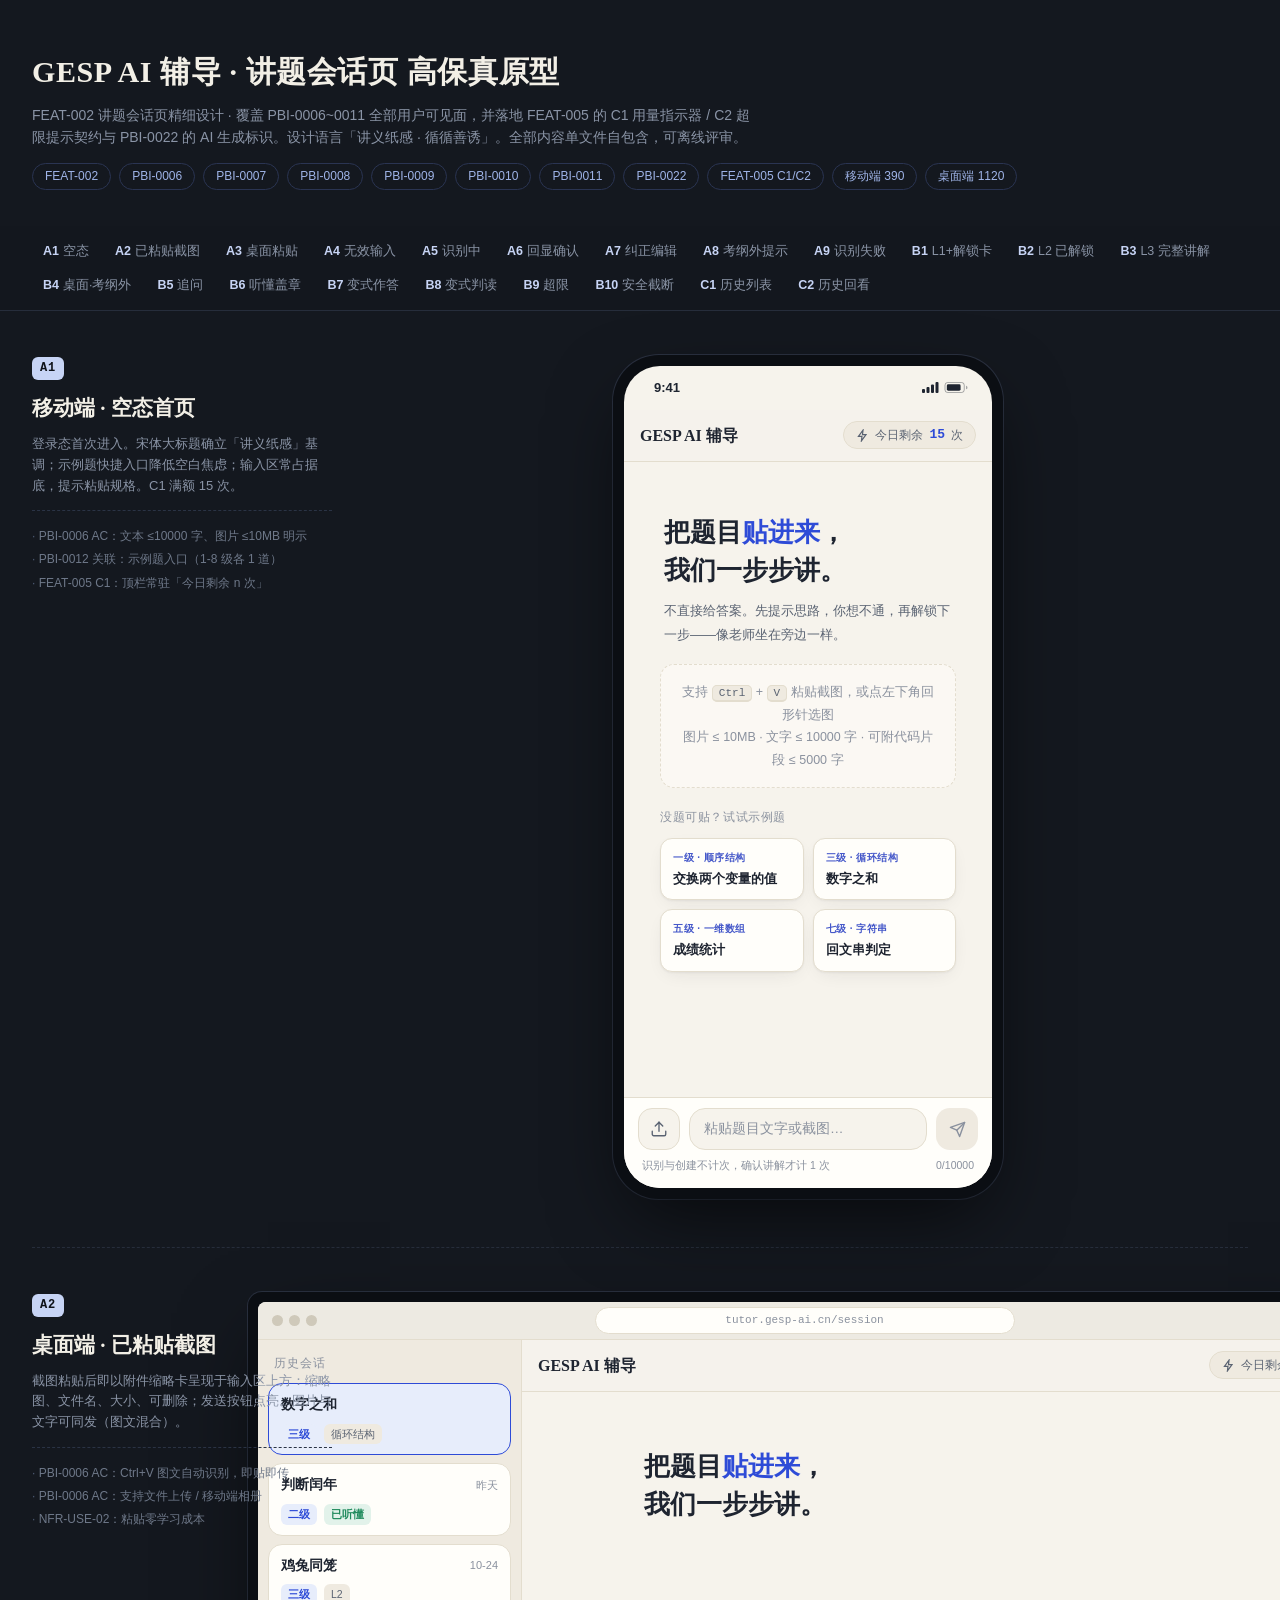
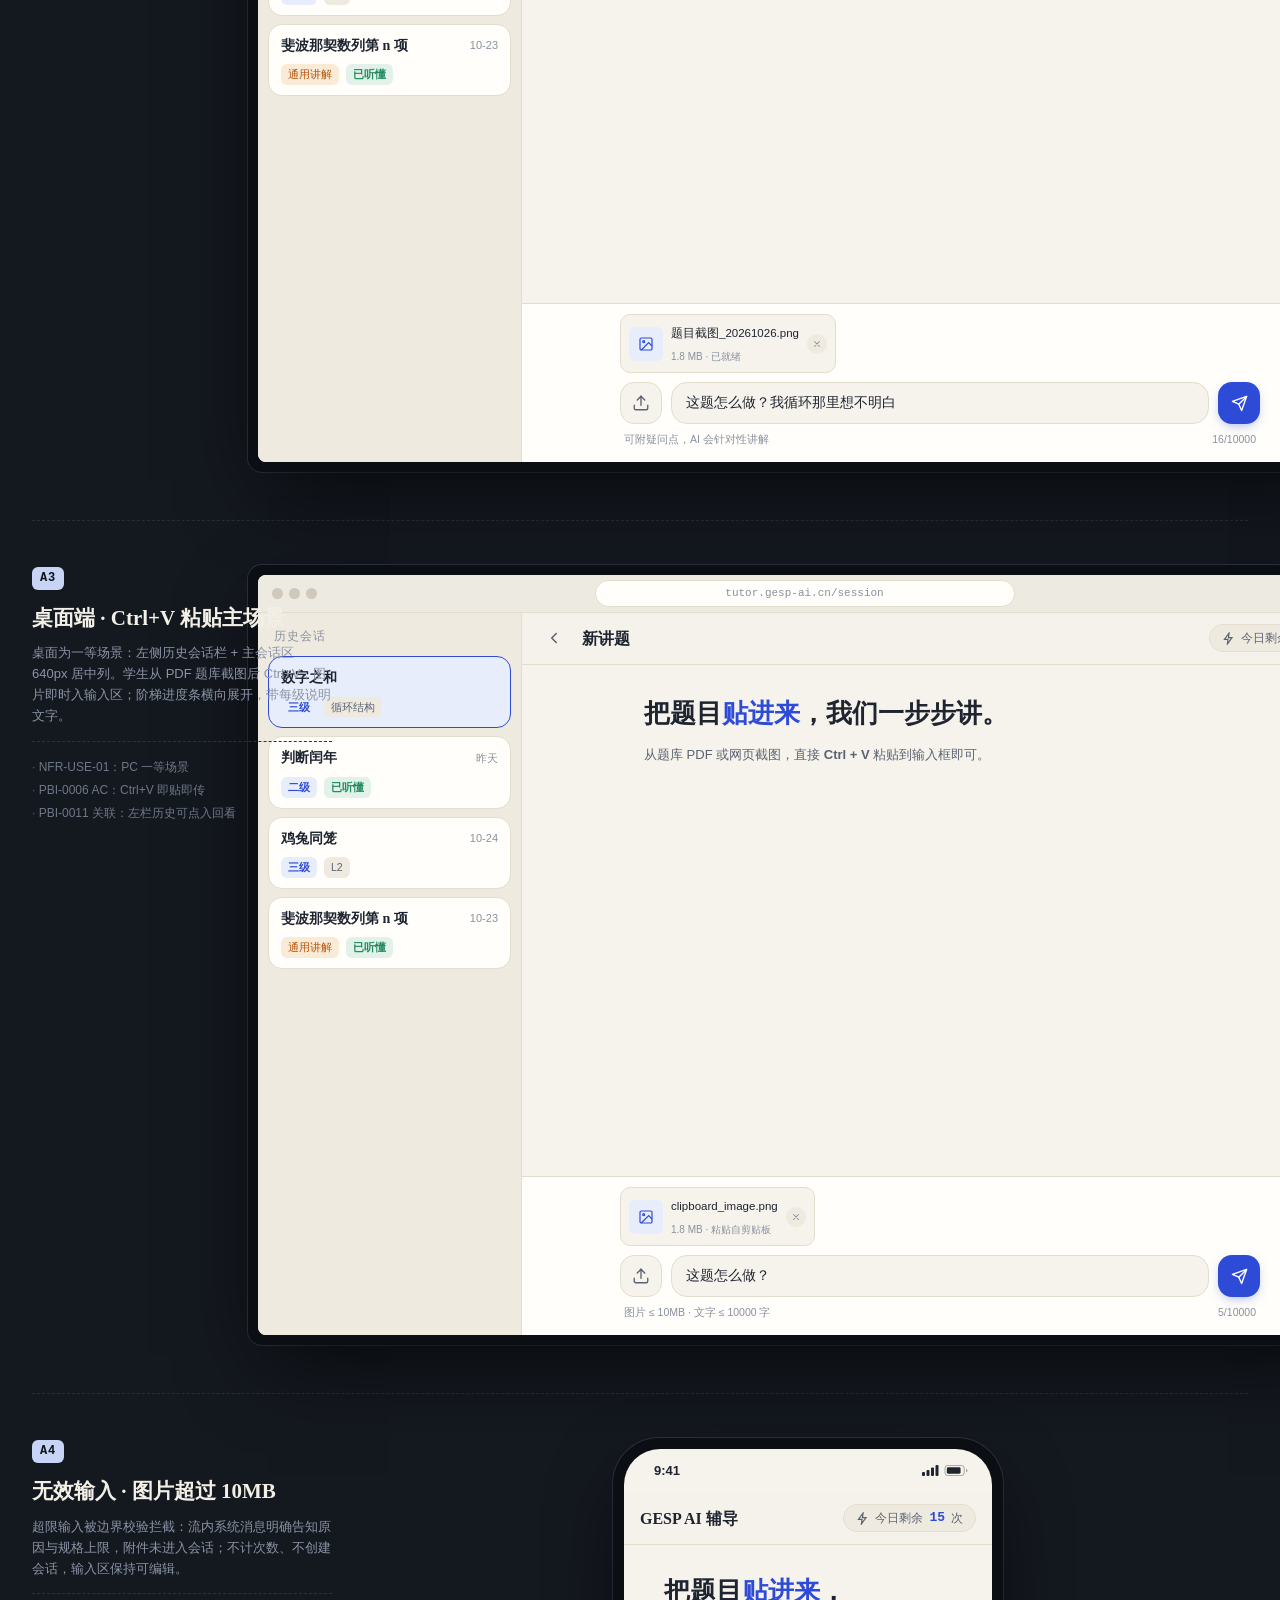
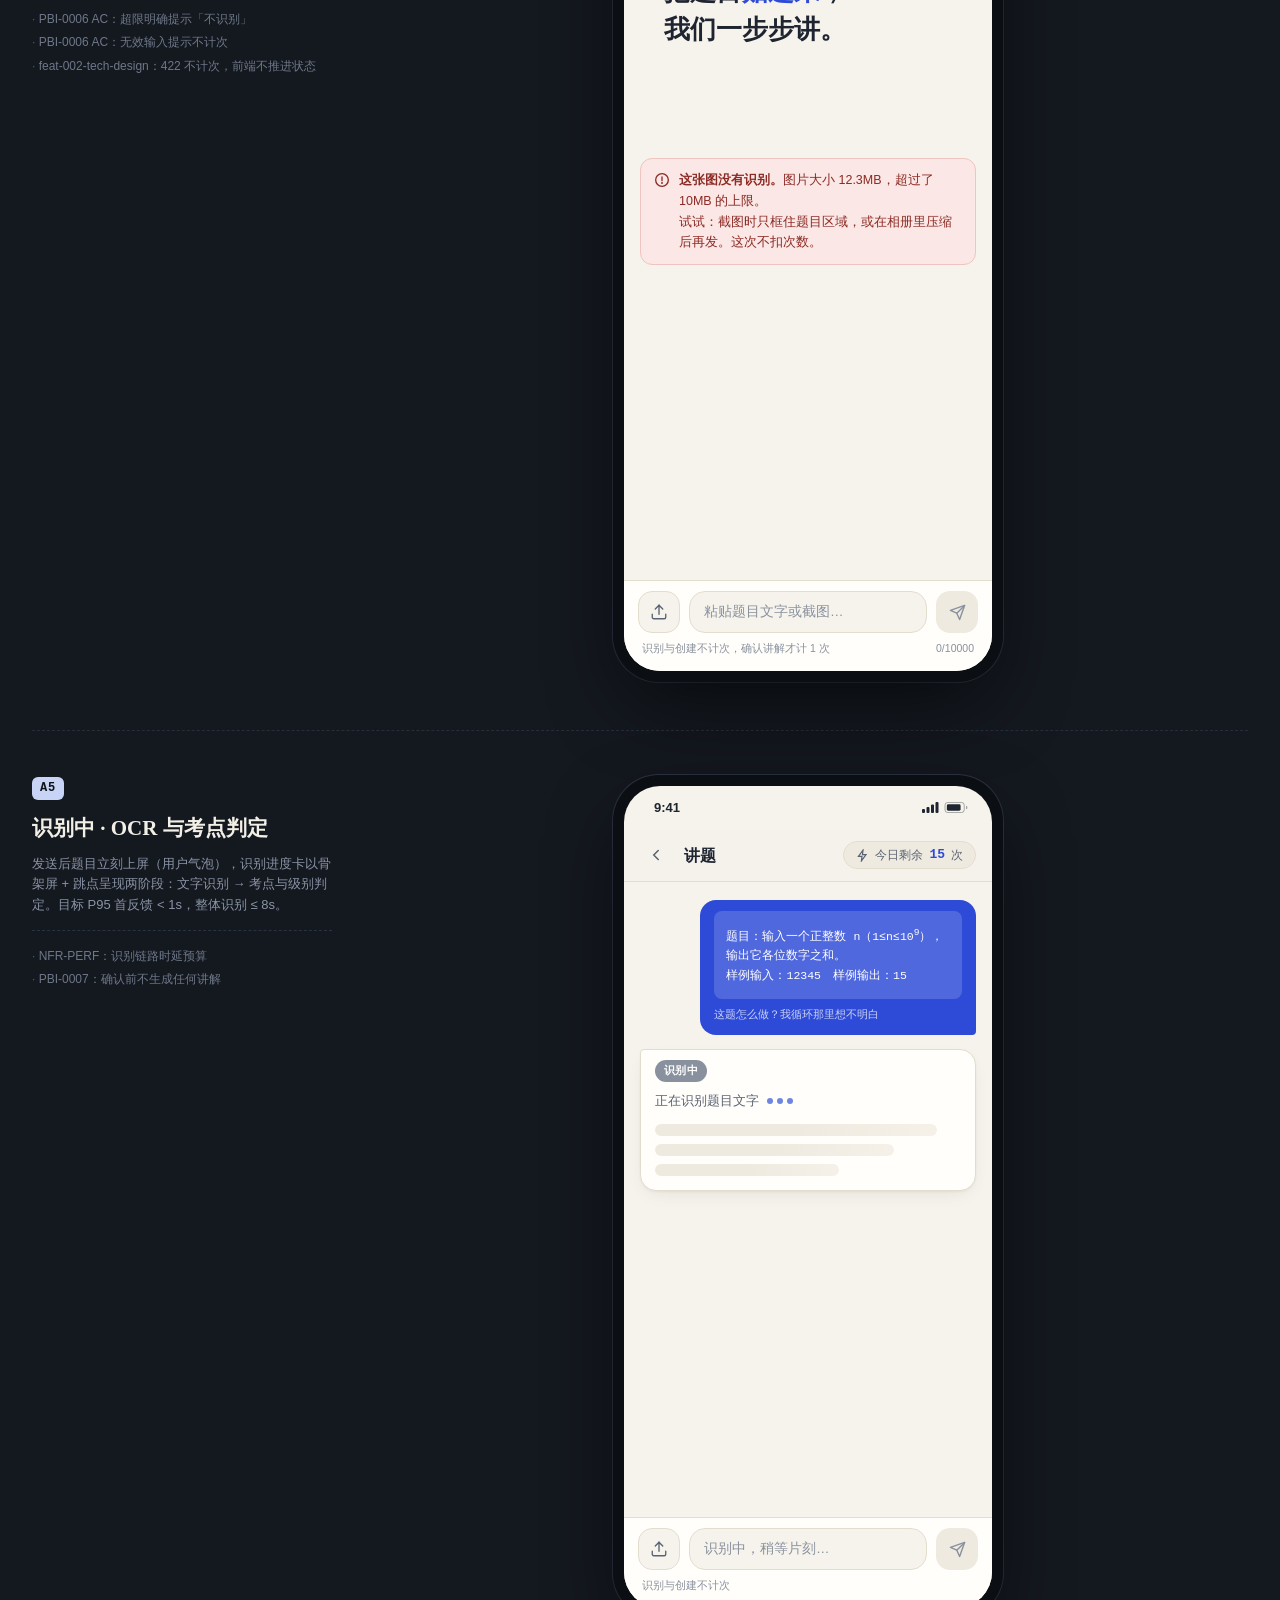
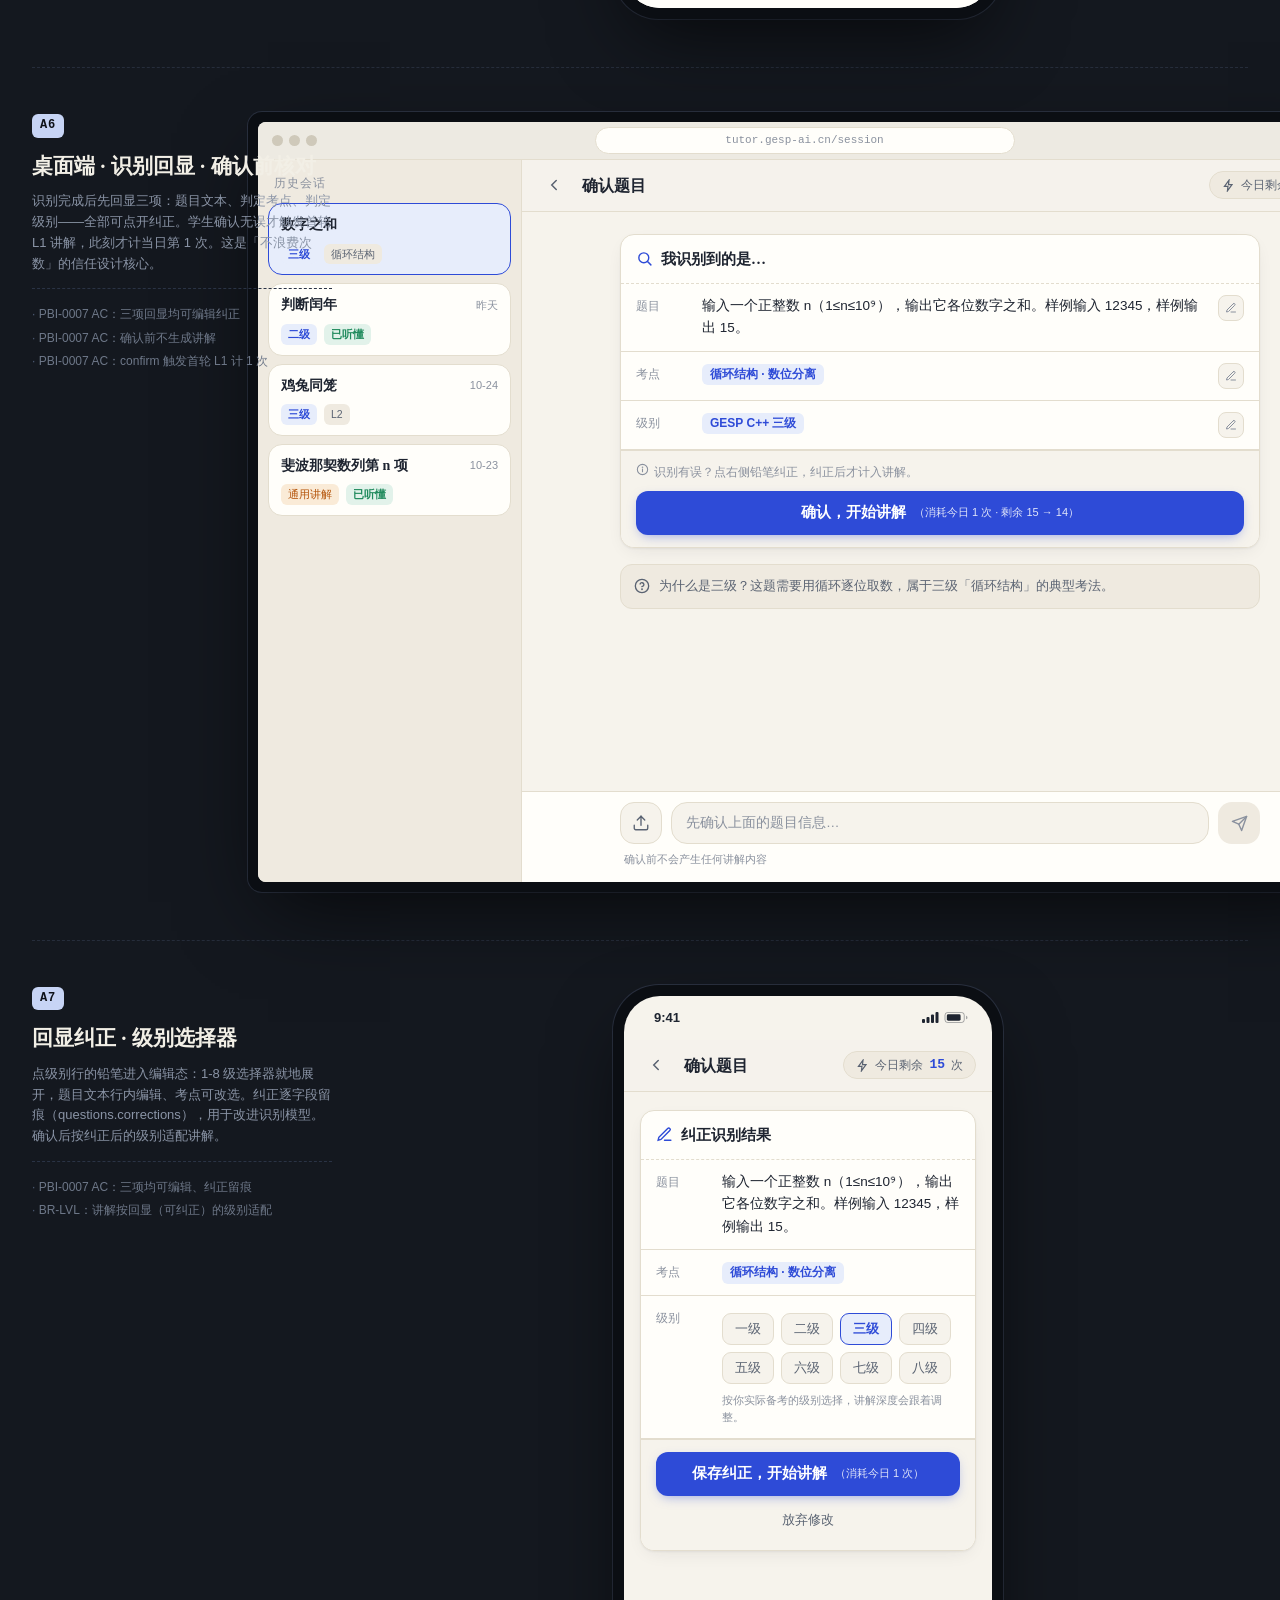
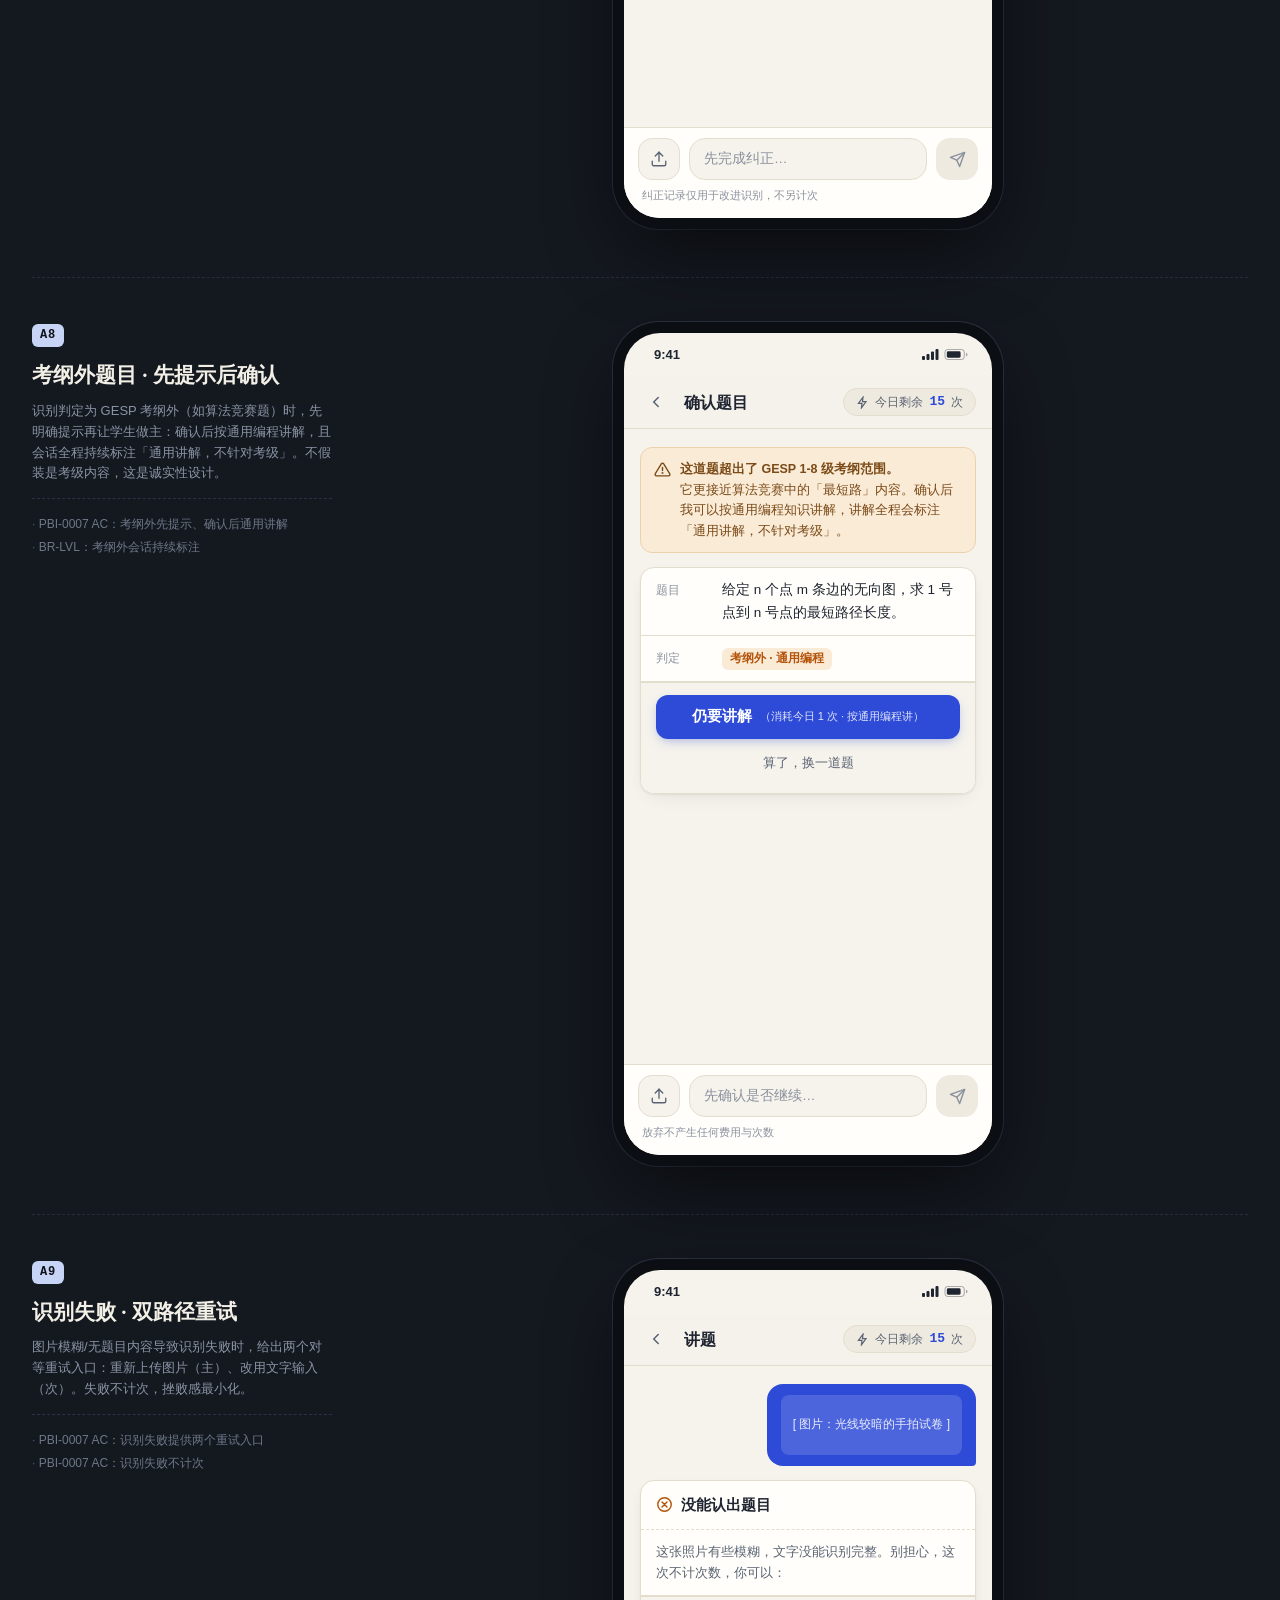
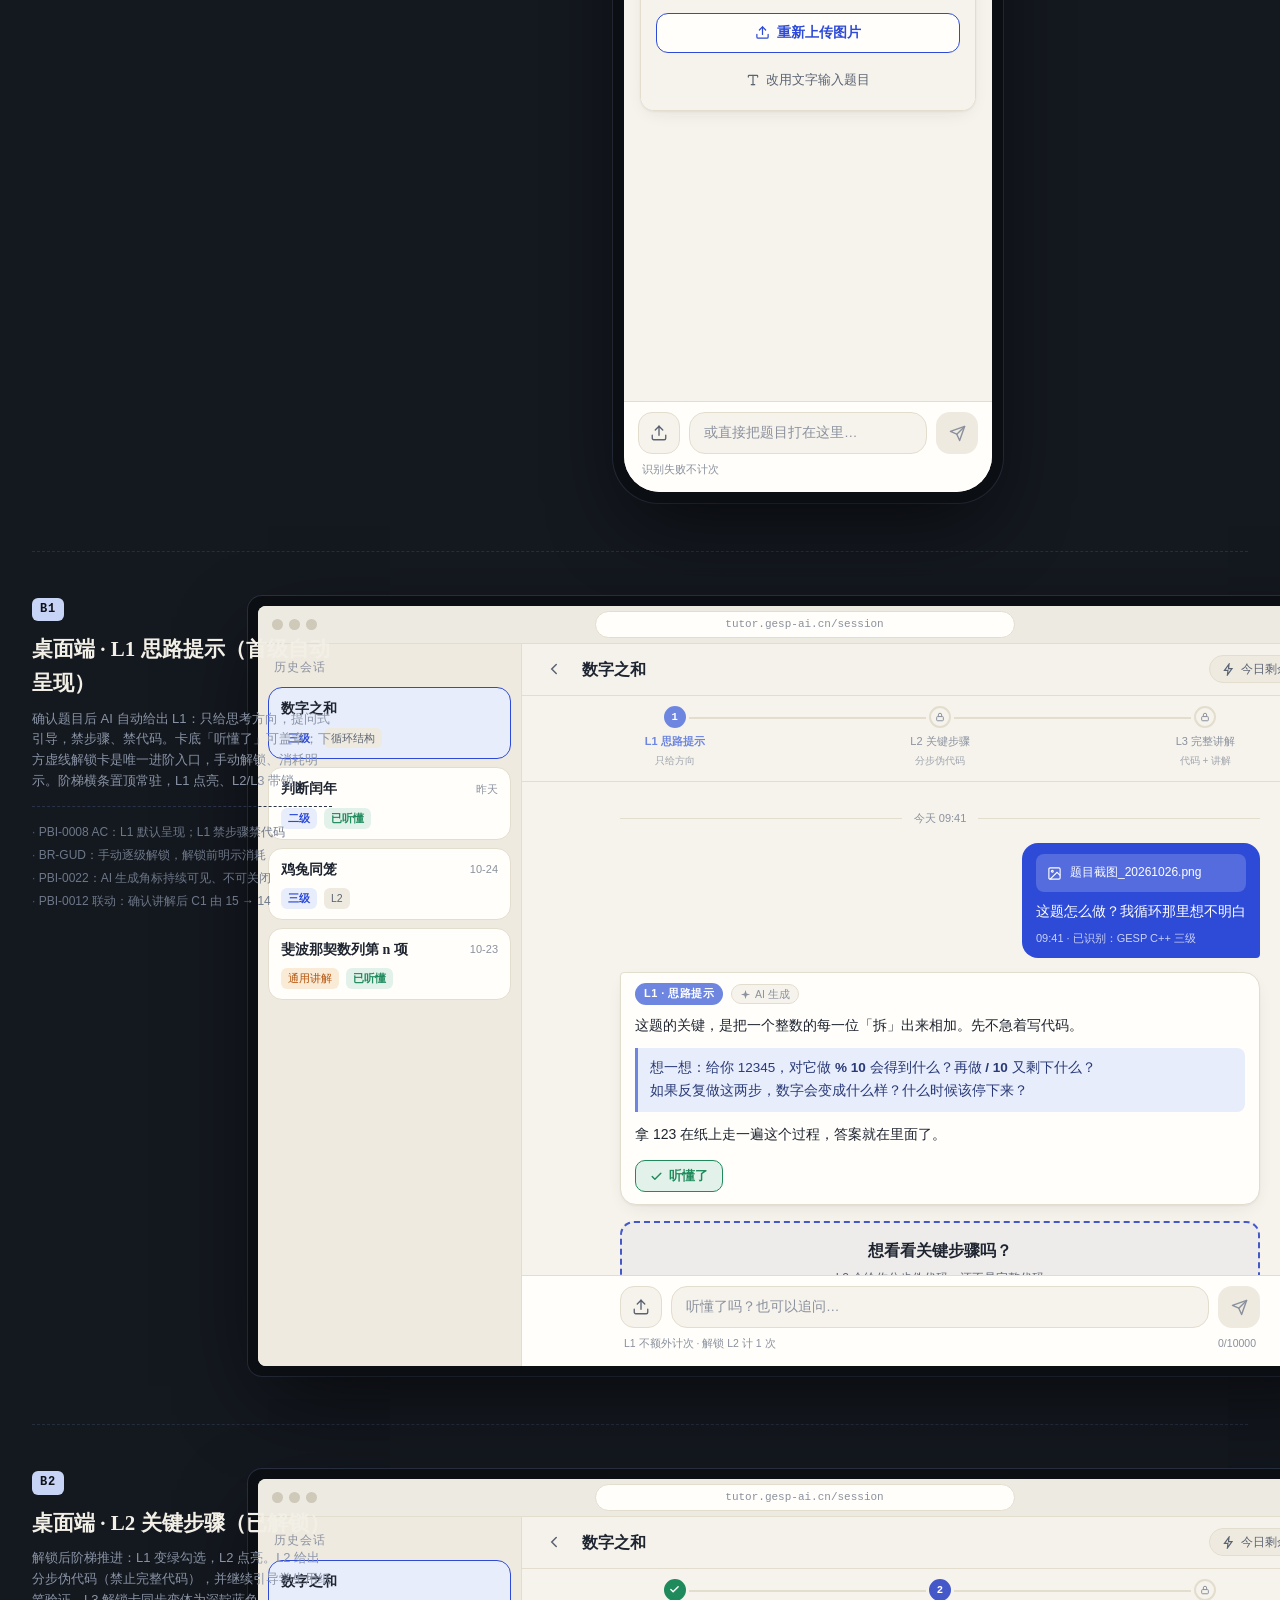
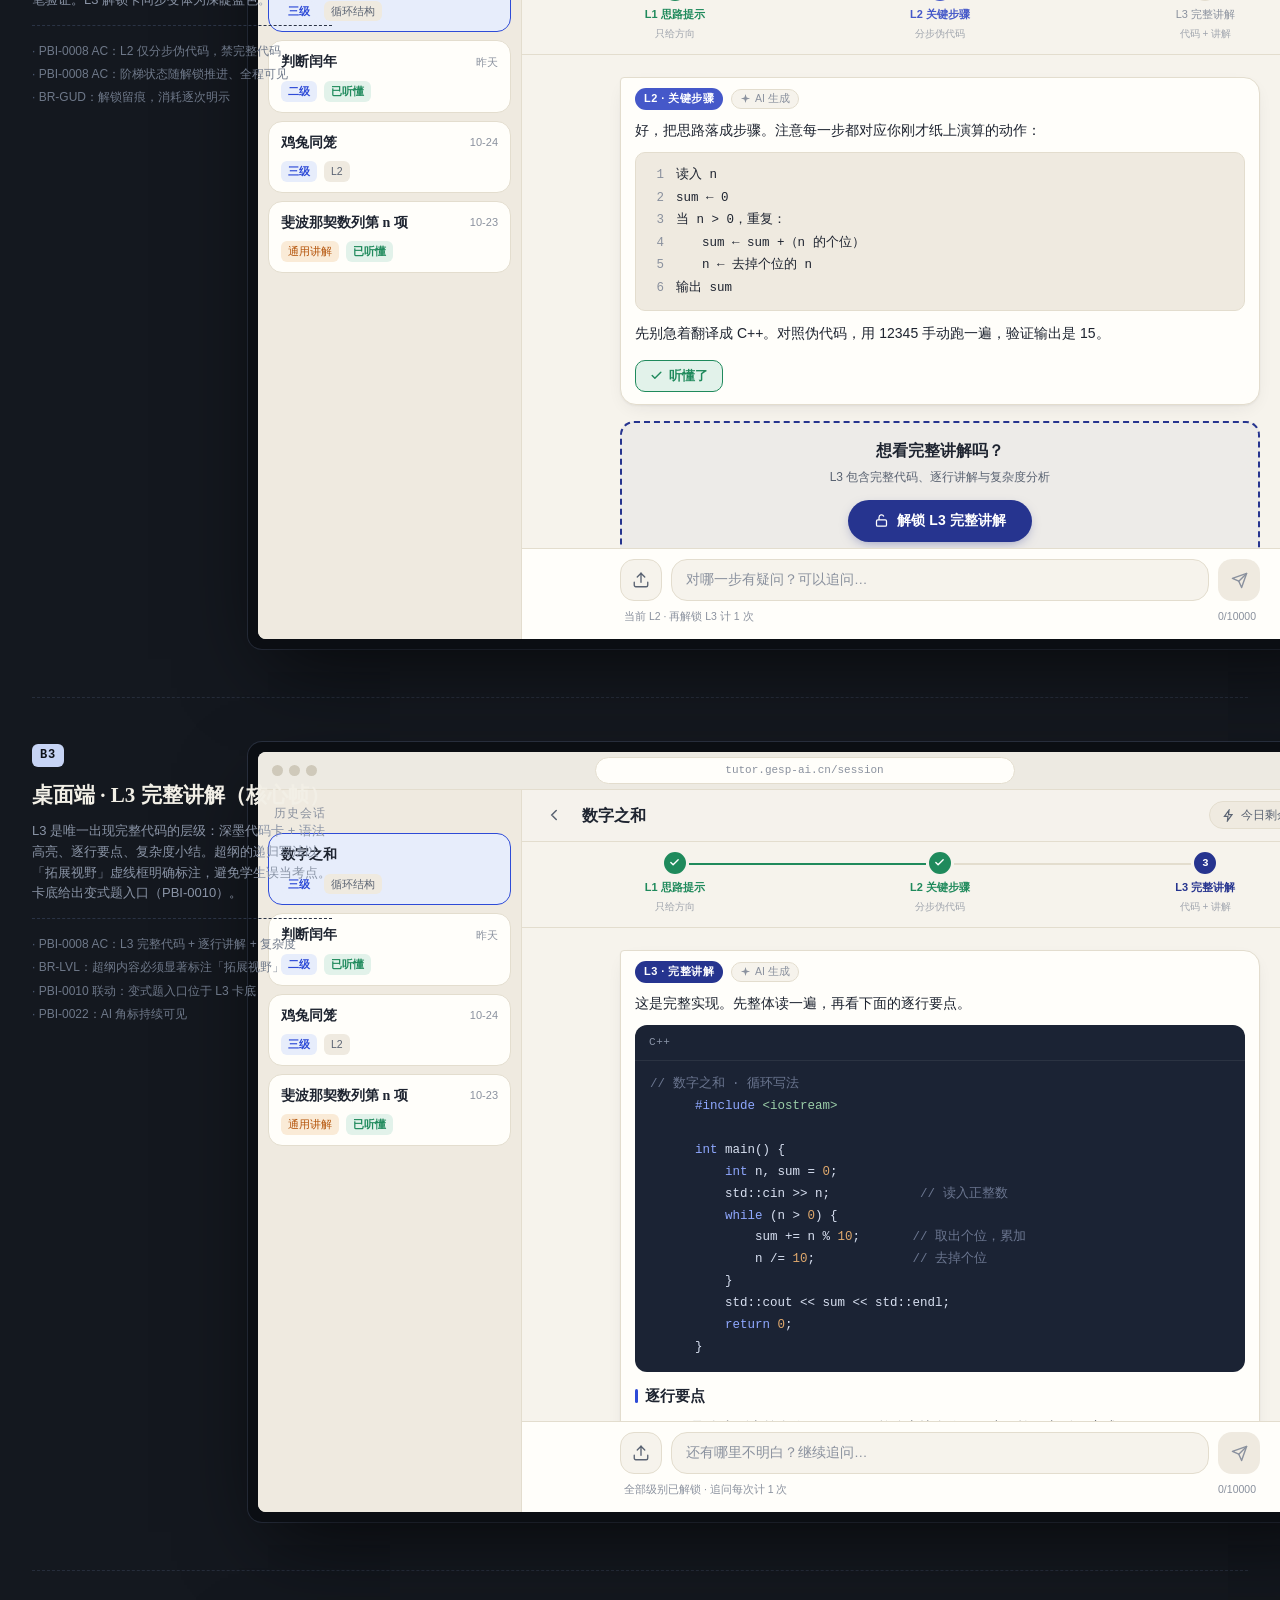
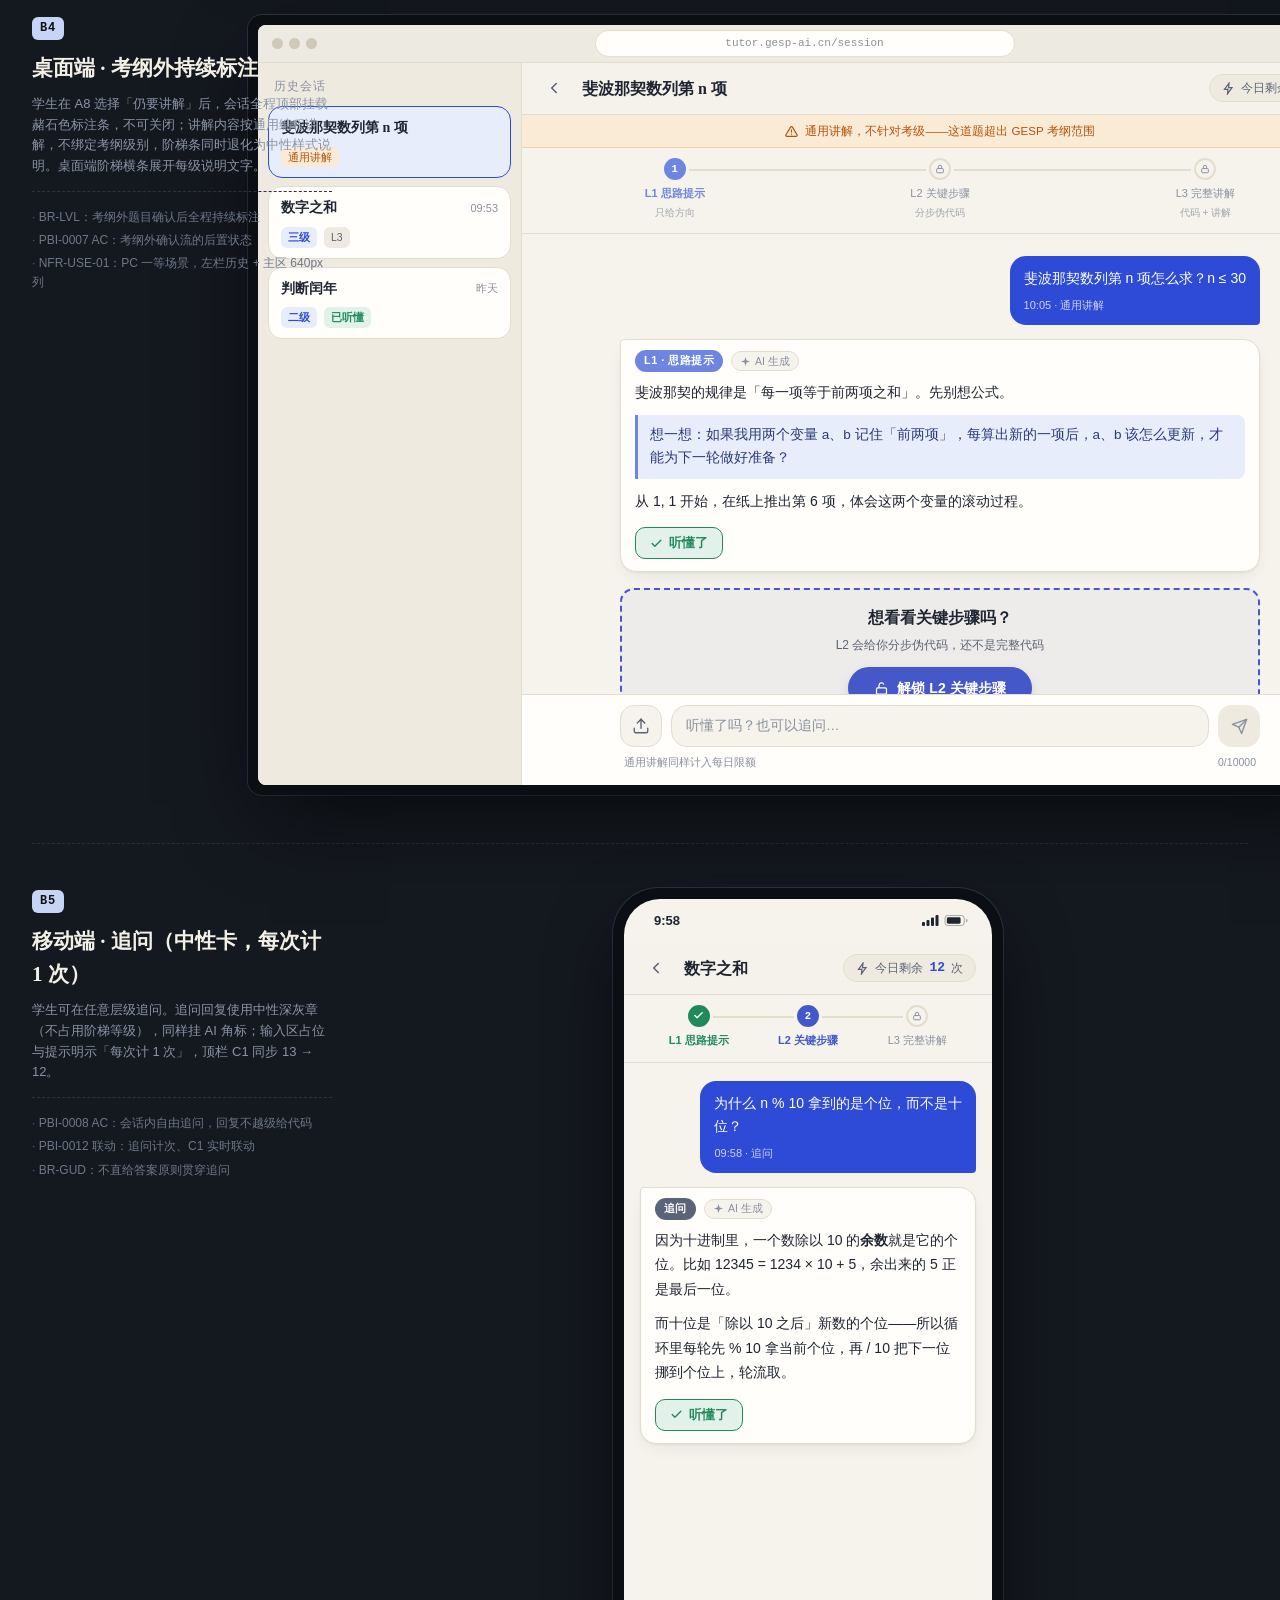
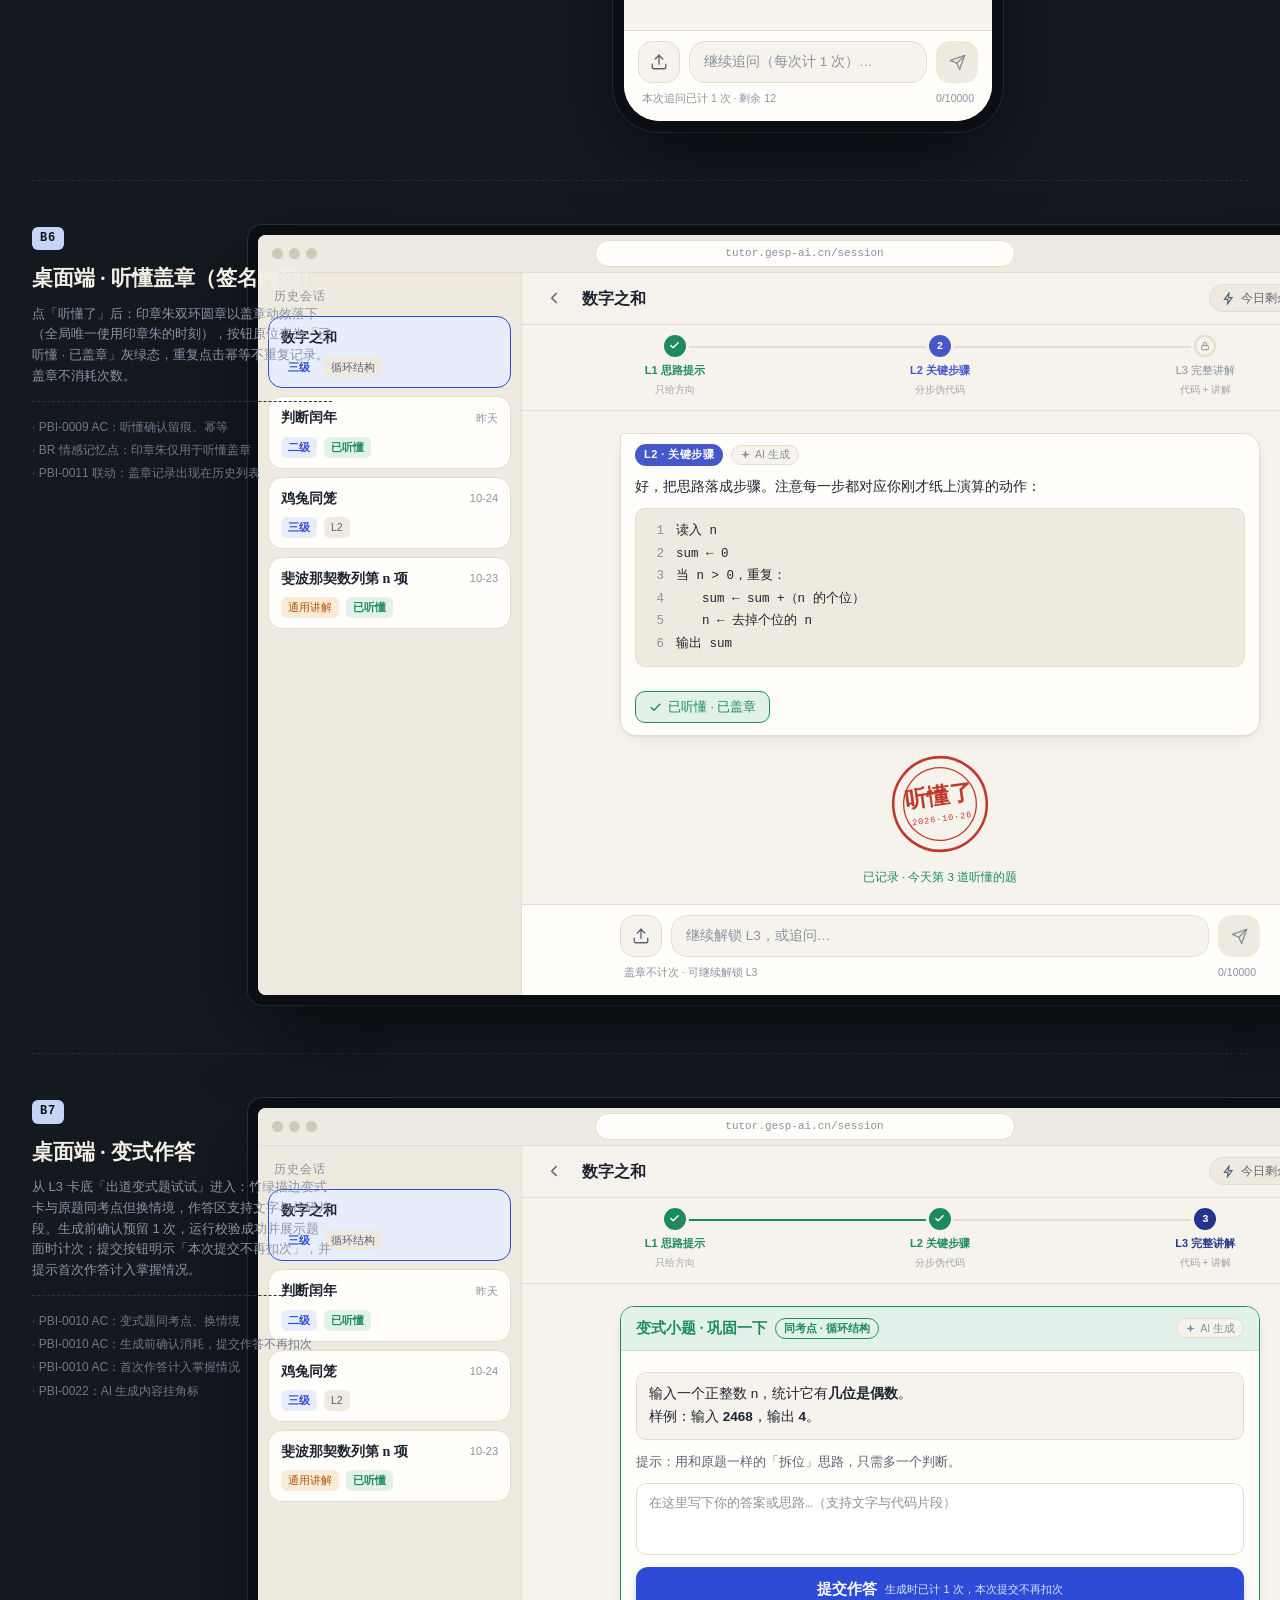
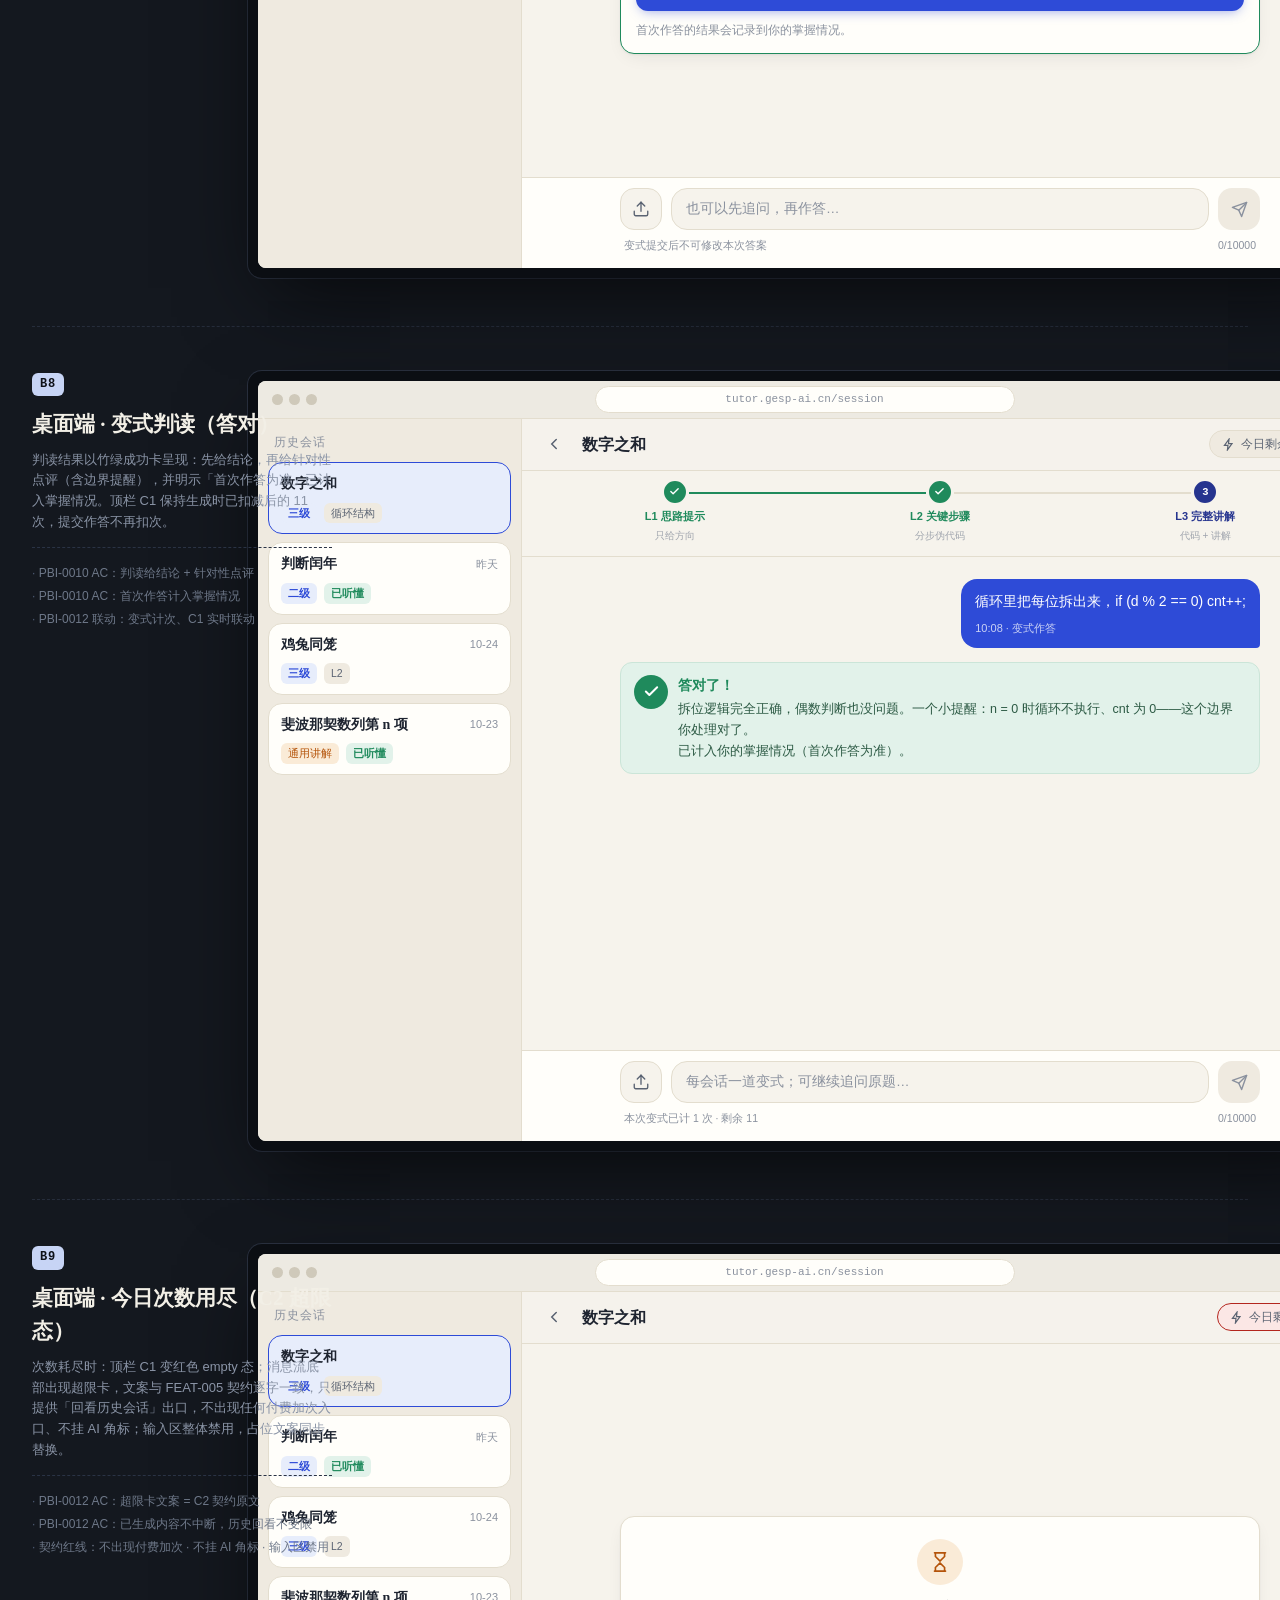
<file: docs/features/feat-002-ux-ui/index.html>
<!DOCTYPE html>
<html lang="zh-CN">
<head>
<meta charset="UTF-8">
<meta name="viewport" content="width=device-width, initial-scale=1.0">
<title>GESP AI 辅导 · 讲题会话页 高保真原型</title>
<style>
/* ============================================================
   GESP AI 辅导 · 讲题会话页高保真原型
   设计语言：讲义纸感 · 循循善诱
   覆盖范围：FEAT-002（PBI-0006~0011）、FEAT-005 C1/C2、PBI-0022 AI 角标
   说明：单文件自包含，无外部依赖，离线可开；图标均为内联 SVG
   ============================================================ */

/* ---------- 设计 Tokens ---------- */
:root{
  /* 纸感底色与墨色 */
  --paper:#F6F3EC;            /* 暖纸底，页面背景 */
  --paper-raised:#FFFEFA;     /* 卡片浮起面 */
  --paper-sunken:#EFEAE0;     /* 凹陷面/分隔区 */
  --ink:#1E2430;              /* 主墨色 */
  --ink-2:#5A6372;            /* 次级 */
  --ink-3:#8A919E;            /* 辅助/占位 */
  --hairline:#E3DDCE;         /* 纸面发丝线 */

  /* 主色与阶梯深度色阶：越深入越沉静 */
  --indigo:#2E4BD7;
  --indigo-pressed:#2339A8;
  --indigo-tint:#E7EDFB;
  --l1:#6E86E0;               /* L1 思路提示：浅亮，轻盈 */
  --l2:#4558C9;               /* L2 关键步骤：中调 */
  --l3:#26348F;               /* L3 完整讲解：深沉稳重 */

  /* 语义色 */
  --bamboo:#1F8A5C;           /* 竹绿：成功/听懂 */
  --bamboo-tint:#E2F2EA;
  --ochre:#B45309;            /* 赭石：警示/超纲标注 */
  --ochre-tint:#FAEBD7;
  --cinnabar:#C0392B;         /* 印章朱：仅用于“听懂了”盖章时刻 */
  --danger:#B3261E;
  --danger-tint:#FBE7E5;

  /* 代码块深墨卡 */
  --code-bg:#1B2334;
  --code-ink:#D9E1F2;
  --code-kw:#8FA8FF;          /* 关键字 */
  --code-str:#9BCEA8;         /* 字符串 */
  --code-cmt:#6B7690;         /* 注释 */
  --code-num:#E0A96D;         /* 数字 */

  /* 字体栈（离线系统字体） */
  --f-display:"Songti SC","STSong","SimSun","Noto Serif SC",serif;      /* 宋体：标题/讲义感 */
  --f-body:"PingFang SC","Microsoft YaHei","Noto Sans SC",sans-serif;   /* 黑体：正文 */
  --f-mono:Consolas,"JetBrains Mono","Cascadia Code","Courier New",monospace;

  /* 间距与圆角 */
  --r-card:14px;
  --r-pill:999px;
  --shadow-raised:0 1px 2px rgba(30,36,48,.05),0 6px 20px -8px rgba(30,36,48,.12);
}

/* ---------- 画廊外壳（非产品 UI，仅原型展示用） ---------- */
*{box-sizing:border-box;margin:0;padding:0}
body{
  background:#14181F;
  color:#C9D1DE;
  font-family:var(--f-body);
  font-size:14px;
  line-height:1.6;
}
.gallery-head{
  max-width:1280px;margin:0 auto;padding:48px 32px 8px;
}
.gallery-head h1{
  font-family:var(--f-display);font-size:30px;color:#F2EFE6;font-weight:700;letter-spacing:.02em;
}
.gallery-head p{color:#8A94A6;margin-top:8px;max-width:720px}
.gallery-head .tags{margin-top:14px;display:flex;gap:8px;flex-wrap:wrap}
.gallery-head .tags span{
  font-size:12px;color:#9FB4E8;border:1px solid #2A3452;border-radius:var(--r-pill);padding:3px 12px;
}
.gallery-nav{
  position:sticky;top:0;z-index:50;background:rgba(20,24,31,.92);backdrop-filter:blur(8px);
  border-bottom:1px solid #262D3B;margin-top:28px;
}
.gallery-nav nav{
  max-width:1280px;margin:0 auto;padding:10px 32px;display:flex;gap:4px;flex-wrap:wrap;
}
.gallery-nav a{
  color:#8A94A6;text-decoration:none;font-size:12.5px;padding:5px 11px;border-radius:8px;
}
.gallery-nav a:hover{background:#232A38;color:#E6EAF2}
.gallery-nav a b{color:#C7D4F5;font-weight:600;margin-right:4px}

/* ---------- 帧：一屏一个状态 ---------- */
.frame{
  max-width:1280px;margin:0 auto;padding:44px 32px 12px;
  display:flex;gap:36px;align-items:flex-start;flex-wrap:wrap;
}
.frame-meta{width:300px;flex-shrink:0;position:sticky;top:64px}
.frame-meta .fid{
  display:inline-block;font-family:var(--f-mono);font-size:12px;color:#0E1118;
  background:#C7D4F5;border-radius:6px;padding:2px 8px;font-weight:700;letter-spacing:.06em;
}
.frame-meta h2{font-family:var(--f-display);color:#F2EFE6;font-size:21px;margin:12px 0 8px;font-weight:700}
.frame-meta p{color:#8A94A6;font-size:13px}
.frame-meta .ac{
  margin-top:14px;font-size:12px;color:#6E7889;border-top:1px dashed #2A3345;padding-top:12px;
}
.frame-meta .ac li{list-style:none;margin-top:4px}
.frame-meta .ac li::before{content:"· ";color:#4E5B75}
.frame-stage{flex:1;display:flex;justify-content:center;min-width:0}

/* ---------- 设备框 ---------- */
.device{flex-shrink:0}
.device.phone{
  width:390px;background:#0B0E13;border-radius:46px;padding:11px;
  box-shadow:0 30px 80px -20px rgba(0,0,0,.7),0 0 0 1px #2A3140;
}
.device.phone .scr{
  background:var(--paper);border-radius:36px;overflow:hidden;height:822px;
  display:flex;flex-direction:column;position:relative;
}
.device.desktop{
  width:1120px;background:#0B0E13;border-radius:14px;padding:10px;
  box-shadow:0 30px 80px -20px rgba(0,0,0,.7),0 0 0 1px #2A3140;
}
.device.desktop .scr{
  background:var(--paper);border-radius:8px;overflow:hidden;height:760px;
  display:flex;flex-direction:column;
}
/* 桌面浏览器框 */
.browser-bar{
  height:38px;background:#EDEAE2;display:flex;align-items:center;gap:12px;padding:0 14px;
  border-bottom:1px solid var(--hairline);flex-shrink:0;
}
.browser-bar .dots{display:flex;gap:6px}
.browser-bar .dots i{width:11px;height:11px;border-radius:50%;background:#CFC9BA;display:block}
.browser-bar .url{
  flex:1;max-width:420px;margin:0 auto;background:#FFFEFA;border:1px solid var(--hairline);
  border-radius:var(--r-pill);font-family:var(--f-mono);font-size:11px;color:var(--ink-3);
  padding:4px 14px;text-align:center;
}
/* 手机状态栏 */
.statusbar{
  height:44px;flex-shrink:0;display:flex;align-items:center;justify-content:space-between;
  padding:0 24px 0 30px;font-size:13px;font-weight:600;color:var(--ink);
}
.statusbar .sic{display:flex;gap:5px;align-items:center}

/* ============================================================
   产品 UI 组件（从这里开始是交付给前端的设计规范）
   ============================================================ */

/* ---------- 顶栏 ---------- */
.appbar{
  flex-shrink:0;height:52px;display:flex;align-items:center;gap:12px;
  padding:0 16px;border-bottom:1px solid var(--hairline);
  background:rgba(246,243,236,.94);
}
.appbar .back{
  width:32px;height:32px;border-radius:10px;display:grid;place-items:center;color:var(--ink-2);
}
.appbar .title{font-family:var(--f-display);font-size:16px;font-weight:700;color:var(--ink)}
.appbar .spacer{flex:1}

/* C1 用量指示器（承接 FEAT-005 契约：顶栏常驻槽位） */
.usage-pill{
  display:flex;align-items:center;gap:6px;height:28px;padding:0 12px;
  background:var(--paper-sunken);border:1px solid var(--hairline);border-radius:var(--r-pill);
  font-size:12px;color:var(--ink-2);white-space:nowrap;
}
.usage-pill b{color:var(--indigo);font-weight:700;font-family:var(--f-mono);font-size:13px}
.usage-pill.low{border-color:var(--ochre);background:var(--ochre-tint)}
.usage-pill.low b{color:var(--ochre)}
.usage-pill.empty{border-color:var(--danger);background:var(--danger-tint)}
.usage-pill.empty b{color:var(--danger)}

/* ---------- 阶梯进度条（移动端 sticky 横条 / 桌面端带说明） ---------- */
.ladder-strip{
  flex-shrink:0;background:var(--paper);border-bottom:1px solid var(--hairline);
  padding:10px 20px 12px;display:flex;align-items:flex-start;
}
.ld-step{flex:1;display:flex;flex-direction:column;align-items:center;gap:5px;position:relative}
.ld-step .dot{
  width:22px;height:22px;border-radius:50%;display:grid;place-items:center;
  font-family:var(--f-mono);font-size:10.5px;font-weight:700;z-index:1;
  border:2px solid var(--hairline);background:var(--paper);color:var(--ink-3);
}
.ld-step .lbl{font-size:11px;color:var(--ink-3);white-space:nowrap}
.ld-step .sub{font-size:10px;color:var(--ink-3);opacity:.8;margin-top:-3px}
.ld-step::before{ /* 连接线 */
  content:"";position:absolute;top:11px;left:calc(-50% + 14px);right:calc(50% + 14px);
  height:2px;background:var(--hairline);
}
.ld-step:first-child::before{display:none}
.ld-step.done .dot{background:var(--bamboo);border-color:var(--bamboo);color:#fff}
.ld-step.done .lbl{color:var(--bamboo);font-weight:600}
.ld-step.done::before{background:var(--bamboo)}
.ld-step.active .dot{color:#fff}
.ld-step.active .lbl{font-weight:700}
.ld-step.active.lv1 .dot{background:var(--l1);border-color:var(--l1)}
.ld-step.active.lv1 .lbl{color:var(--l1)}
.ld-step.active.lv2 .dot{background:var(--l2);border-color:var(--l2)}
.ld-step.active.lv2 .lbl{color:var(--l2)}
.ld-step.active.lv3 .dot{background:var(--l3);border-color:var(--l3)}
.ld-step.active.lv3 .lbl{color:var(--l3)}
.ld-step.locked .dot svg{display:block}

/* ---------- 消息流 ---------- */
.flow{flex:1;overflow-y:auto;padding:18px 16px 24px;scroll-behavior:smooth}
.flow::-webkit-scrollbar{width:4px}
.flow::-webkit-scrollbar-thumb{background:#D5CEBD;border-radius:2px}
.date-divider{
  text-align:center;font-size:11px;color:var(--ink-3);margin:6px 0 16px;
  display:flex;align-items:center;gap:12px;
}
.date-divider::before,.date-divider::after{content:"";flex:1;height:1px;background:var(--hairline)}

/* 用户消息气泡 */
.msg-user{display:flex;justify-content:flex-end;margin-bottom:14px}
.msg-user .bub{
  max-width:82%;background:var(--indigo);color:#fff;border-radius:16px 16px 4px 16px;
  padding:11px 14px;font-size:14px;line-height:1.65;
}
.msg-user .bub img{display:block;border-radius:8px;margin-bottom:8px;max-width:100%}
.msg-user .bub .meta{font-size:11px;opacity:.75;margin-top:6px}

/* AI 讲解卡（核心容器） */
.msg-ai{margin-bottom:16px}
.msg-ai .card{
  background:var(--paper-raised);border:1px solid var(--hairline);border-radius:4px 16px 16px 16px;
  box-shadow:var(--shadow-raised);overflow:hidden;
}
.msg-ai .card-head{
  display:flex;align-items:center;gap:8px;padding:10px 14px 0;
}
.msg-ai .card-body{padding:8px 14px 14px;font-size:14px;color:var(--ink);line-height:1.75}
.msg-ai .card-body p{margin-bottom:10px}
.msg-ai .card-body p:last-child{margin-bottom:0}

/* 阶梯等级章：卡左上角 */
.lvl-chip{
  display:inline-flex;align-items:center;gap:5px;height:22px;padding:0 9px;
  border-radius:var(--r-pill);font-size:11px;font-weight:700;letter-spacing:.04em;color:#fff;
}
.lvl-chip.lv1{background:var(--l1)}
.lvl-chip.lv2{background:var(--l2)}
.lvl-chip.lv3{background:var(--l3)}

/* AI 生成角标（PBI-0022 / FR-OPS-04：持续可见、不可关闭） */
.ai-badge{
  display:inline-flex;align-items:center;gap:4px;height:20px;padding:0 8px;
  border:1px solid var(--hairline);border-radius:var(--r-pill);
  font-size:10.5px;color:var(--ink-3);background:var(--paper);white-space:nowrap;
}
.ai-badge svg{flex-shrink:0}

/* 卡底操作行 */
.card-foot{
  display:flex;align-items:center;gap:8px;padding:0 14px 12px;
}
.card-foot .grow{flex:1}
.btn-ghost{
  height:32px;padding:0 13px;border-radius:10px;border:1px solid var(--hairline);
  background:var(--paper);color:var(--ink-2);font-size:12.5px;display:inline-flex;
  align-items:center;gap:6px;
}
.btn-understood{
  height:32px;padding:0 14px;border-radius:10px;border:1.5px solid var(--bamboo);
  background:var(--bamboo-tint);color:var(--bamboo);font-size:12.5px;font-weight:600;
  display:inline-flex;align-items:center;gap:6px;
}

/* 讲解卡内的小节标题 */
.sec-title{
  font-family:var(--f-display);font-weight:700;font-size:14.5px;color:var(--ink);
  margin:12px 0 6px;display:flex;align-items:center;gap:7px;
}
.sec-title::before{content:"";width:3px;height:14px;background:var(--indigo);border-radius:2px}

/* 提问式引导句（L1 语气特征） */
.ask-line{
  background:var(--indigo-tint);border-left:3px solid var(--l1);border-radius:0 8px 8px 0;
  padding:9px 12px;font-size:13.5px;color:#2A3A78;margin:10px 0;line-height:1.7;
}

/* 伪代码块（L2） */
.pseudo{
  background:var(--paper-sunken);border:1px solid var(--hairline);border-radius:10px;
  padding:11px 14px;font-family:var(--f-mono);font-size:12.5px;line-height:1.8;color:var(--ink);
  margin:10px 0;
}
.pseudo .ln{display:flex;gap:12px}
.pseudo .no{color:var(--ink-3);width:14px;flex-shrink:0;text-align:right;user-select:none}

/* 代码块卡（L3 才有） */
.code-card{
  background:var(--code-bg);border-radius:12px;margin:10px 0;overflow:hidden;
}
.code-card .code-head{
  display:flex;align-items:center;gap:8px;padding:8px 14px;
  border-bottom:1px solid rgba(255,255,255,.07);
}
.code-card .code-head .lang{
  font-family:var(--f-mono);font-size:11px;color:#8A94A8;letter-spacing:.05em;
}
.code-card pre{
  padding:13px 15px;font-family:var(--f-mono);font-size:12.5px;line-height:1.75;
  color:var(--code-ink);overflow-x:auto;
}
.code-card .kw{color:var(--code-kw)}
.code-card .str{color:var(--code-str)}
.code-card .cmt{color:var(--code-cmt)}
.code-card .num{color:var(--code-num)}

/* 复杂度小结条 */
.cplx{
  display:flex;gap:10px;background:var(--paper-sunken);border-radius:10px;padding:9px 13px;
  font-size:12.5px;color:var(--ink-2);margin:10px 0;align-items:center;
}
.cplx b{font-family:var(--f-mono);color:var(--ink)}

/* 拓展视野标注（超纲内容，BR-LVL） */
.beyond-note{
  border:1.5px dashed var(--ochre);background:var(--ochre-tint);border-radius:12px;
  padding:11px 13px;margin:12px 0;
}
.beyond-note .bn-tag{
  display:inline-flex;align-items:center;gap:5px;font-size:11px;font-weight:700;
  color:var(--ochre);letter-spacing:.05em;margin-bottom:5px;
}
.beyond-note p{font-size:12.5px;color:#7A4A17;line-height:1.7}

/* 考纲外持续标注条（BR-LVL：确认后会话全程可见） */
.oos-bar{
  flex-shrink:0;background:var(--ochre-tint);border-bottom:1px solid #EAD3AC;
  padding:7px 16px;font-size:11.5px;color:var(--ochre);display:flex;align-items:center;
  gap:7px;justify-content:center;
}

/* ---------- 识别回显确认卡（PBI-0007） ---------- */
.echo-card{
  background:var(--paper-raised);border:1px solid var(--hairline);border-radius:var(--r-card);
  box-shadow:var(--shadow-raised);overflow:hidden;margin-bottom:16px;
}
.echo-head{
  padding:12px 15px;border-bottom:1px dashed var(--hairline);
  display:flex;align-items:center;gap:8px;
}
.echo-head .t{font-family:var(--f-display);font-weight:700;font-size:15px;color:var(--ink)}
.echo-row{padding:11px 15px;border-bottom:1px solid var(--hairline);display:flex;gap:10px}
.echo-row:last-of-type{border-bottom:none}
.echo-row .k{
  flex-shrink:0;width:56px;font-size:11.5px;color:var(--ink-3);padding-top:2px;
}
.echo-row .v{flex:1;font-size:13.5px;color:var(--ink);line-height:1.65}
.echo-row .v .pill{
  display:inline-block;background:var(--indigo-tint);color:var(--indigo);border-radius:6px;
  padding:1px 8px;font-size:12px;font-weight:600;
}
.echo-row .edit{
  flex-shrink:0;width:26px;height:26px;border-radius:8px;display:grid;place-items:center;
  color:var(--ink-3);border:1px solid var(--hairline);background:var(--paper);
}
.echo-row.editing .v{
  border:1.5px solid var(--indigo);border-radius:8px;padding:6px 9px;background:#fff;
}
.echo-foot{padding:12px 15px;background:var(--paper);border-top:1px solid var(--hairline)}
.echo-foot .hint{font-size:11.5px;color:var(--ink-3);margin-bottom:10px;display:flex;gap:5px}
/* 按钮体系 */
.btn-primary{
  width:100%;height:44px;border-radius:12px;background:var(--indigo);color:#fff;
  font-size:14.5px;font-weight:600;display:flex;align-items:center;justify-content:center;gap:8px;
  box-shadow:0 4px 12px -4px rgba(46,75,215,.5);
}
.btn-primary .sub{font-size:11px;font-weight:400;opacity:.85}
.btn-secondary{
  width:100%;height:40px;border-radius:12px;border:1.5px solid var(--indigo);color:var(--indigo);
  background:var(--paper-raised);font-size:13.5px;font-weight:600;display:flex;align-items:center;
  justify-content:center;gap:7px;
}
.btn-text{
  width:100%;height:36px;color:var(--ink-2);font-size:12.5px;display:flex;align-items:center;
  justify-content:center;gap:6px;
}

/* 级别选择器（纠正级别用） */
.lvl-picker{display:flex;flex-wrap:wrap;gap:7px;margin-top:6px}
.lvl-picker .opt{
  width:52px;height:32px;border-radius:9px;border:1.5px solid var(--hairline);
  background:var(--paper);font-size:12.5px;color:var(--ink-2);display:grid;place-items:center;
}
.lvl-picker .opt.sel{border-color:var(--indigo);background:var(--indigo-tint);color:var(--indigo);font-weight:700}

/* ---------- 解锁卡（阶梯手动解锁，BR-GUD） ---------- */
.unlock-card{
  border:2px dashed var(--l2);border-radius:var(--r-card);background:rgba(69,88,201,.04);
  padding:16px 15px;margin:4px 0 16px;text-align:center;
}
.unlock-card.lv3{border-color:var(--l3);background:rgba(38,52,143,.04)}
.unlock-card .uc-q{font-family:var(--f-display);font-size:15.5px;font-weight:700;color:var(--ink)}
.unlock-card .uc-sub{font-size:12px;color:var(--ink-2);margin:5px 0 12px}
.unlock-card .uc-cost{
  display:inline-flex;align-items:center;gap:5px;font-size:11.5px;color:var(--ink-3);
  margin-top:9px;
}
.btn-unlock{
  height:42px;padding:0 26px;border-radius:var(--r-pill);background:var(--l2);color:#fff;
  font-size:14px;font-weight:600;display:inline-flex;align-items:center;gap:8px;
  box-shadow:0 4px 12px -4px rgba(69,88,201,.5);
}
.unlock-card.lv3 .btn-unlock{background:var(--l3);box-shadow:0 4px 12px -4px rgba(38,52,143,.5)}

/* ---------- 系统内联消息 ---------- */
.sys-msg{
  display:flex;gap:9px;background:var(--paper-sunken);border:1px solid var(--hairline);
  border-radius:12px;padding:11px 13px;margin-bottom:14px;font-size:12.5px;color:var(--ink-2);
  line-height:1.65;
}
.sys-msg svg{flex-shrink:0;margin-top:2px}
.sys-msg.warn{background:var(--ochre-tint);border-color:#EAD3AC;color:#7A4A17}
.sys-msg.err{background:var(--danger-tint);border-color:#F0C4C0;color:#8C2A24}

/* ---------- C2 超限卡（承接 FEAT-005 契约） ---------- */
.quota-card{
  background:var(--paper-raised);border:1px solid var(--hairline);border-radius:var(--r-card);
  box-shadow:var(--shadow-raised);padding:22px 18px;text-align:center;margin-bottom:16px;
}
.quota-card .qc-icon{
  width:46px;height:46px;border-radius:50%;background:var(--ochre-tint);
  display:grid;place-items:center;margin:0 auto 12px;color:var(--ochre);
}
.quota-card .qc-main{font-family:var(--f-display);font-size:16.5px;font-weight:700;color:var(--ink)}
.quota-card .qc-sub{font-size:12.5px;color:var(--ink-2);margin:6px 0 16px;line-height:1.7}

/* ---------- 听懂印章（签名时刻，BR 情感记忆点） ---------- */
.stamp-wrap{display:flex;justify-content:center;margin:8px 0 18px;position:relative}
.stamp{
  width:104px;height:104px;transform:rotate(-8deg);
  animation:stampIn .5s cubic-bezier(.2,2.4,.4,1) both;
}
@keyframes stampIn{
  0%{transform:rotate(-8deg) scale(1.7);opacity:0}
  100%{transform:rotate(-8deg) scale(1);opacity:1}
}
.stamp-note{text-align:center;font-size:11.5px;color:var(--bamboo);margin-top:-6px;margin-bottom:16px}

/* ---------- 变式题卡（PBI-0010） ---------- */
.variant-card{
  background:var(--paper-raised);border:1.5px solid var(--bamboo);border-radius:var(--r-card);
  box-shadow:var(--shadow-raised);overflow:hidden;margin-bottom:16px;
}
.variant-head{
  background:var(--bamboo-tint);padding:10px 15px;display:flex;align-items:center;gap:8px;
  border-bottom:1px solid #CBE5D8;
}
.variant-head .t{font-family:var(--f-display);font-weight:700;font-size:14.5px;color:var(--bamboo)}
.variant-head .tag{
  font-size:10.5px;color:var(--bamboo);border:1px solid var(--bamboo);border-radius:var(--r-pill);
  padding:1px 8px;font-weight:600;
}
.variant-body{padding:13px 15px;font-size:13.5px;line-height:1.7;color:var(--ink)}
.variant-body .stem{background:var(--paper);border:1px solid var(--hairline);border-radius:10px;padding:10px 12px;margin:8px 0 12px}
.variant-answer{
  border:1.5px solid var(--hairline);border-radius:10px;background:#fff;min-height:72px;
  padding:10px 12px;font-family:var(--f-mono);font-size:12.5px;color:var(--ink-3);
  margin:10px 0 12px;
}
.judge-ok{
  display:flex;gap:10px;background:var(--bamboo-tint);border:1px solid #CBE5D8;border-radius:12px;
  padding:12px 13px;margin-top:10px;
}
.judge-ok .jc-icon{
  width:34px;height:34px;border-radius:50%;background:var(--bamboo);color:#fff;
  display:grid;place-items:center;flex-shrink:0;
}
.judge-ok .jc-t{font-weight:700;font-size:13.5px;color:var(--bamboo)}
.judge-ok .jc-p{font-size:12.5px;color:#2C5A44;line-height:1.65;margin-top:3px}

/* ---------- 输入区 ---------- */
.composer{
  flex-shrink:0;border-top:1px solid var(--hairline);background:var(--paper-raised);
  padding:10px 14px 14px;
}
.composer .attach-prev{
  display:flex;gap:8px;margin-bottom:9px;flex-wrap:wrap;
}
.attach-chip{
  display:flex;align-items:center;gap:8px;background:var(--paper);border:1px solid var(--hairline);
  border-radius:10px;padding:6px 8px;max-width:230px;
}
.attach-chip .thumb{
  width:34px;height:34px;border-radius:6px;background:var(--indigo-tint);flex-shrink:0;
  display:grid;place-items:center;color:var(--indigo);overflow:hidden;
}
.attach-chip .nm{font-size:11.5px;color:var(--ink);white-space:nowrap;overflow:hidden;text-overflow:ellipsis}
.attach-chip .sz{font-size:10px;color:var(--ink-3)}
.attach-chip .del{flex-shrink:0;width:20px;height:20px;border-radius:50%;display:grid;place-items:center;color:var(--ink-3);background:var(--paper-sunken)}
.composer .row{display:flex;align-items:flex-end;gap:9px}
.composer .input-box{
  flex:1;background:var(--paper);border:1.5px solid var(--hairline);border-radius:16px;
  padding:10px 14px;min-height:42px;font-size:14px;color:var(--ink);line-height:1.5;
  display:flex;align-items:center;gap:8px;
}
.composer .input-box .ph{color:var(--ink-3);font-size:13.5px}
.composer .icon-btn{
  width:42px;height:42px;border-radius:14px;border:1.5px solid var(--hairline);
  background:var(--paper);color:var(--ink-2);display:grid;place-items:center;flex-shrink:0;
}
.composer .send-btn{
  width:42px;height:42px;border-radius:14px;background:var(--paper-sunken);color:var(--ink-3);
  display:grid;place-items:center;flex-shrink:0;
}
.composer .send-btn.on{background:var(--indigo);color:#fff;box-shadow:0 4px 12px -4px rgba(46,75,215,.5)}
.composer .tips{
  display:flex;justify-content:space-between;font-size:10.5px;color:var(--ink-3);margin-top:7px;padding:0 4px;
}
/* 输入区禁用态（C2 契约） */
.composer.disabled .input-box{background:var(--paper-sunken);border-style:dashed}
.composer.disabled .input-box .ph{color:var(--ochre)}
.composer.disabled .send-btn,.composer.disabled .icon-btn{opacity:.45}

/* ---------- 空态首页 ---------- */
.home-hero{padding:34px 24px 0}
.home-hero .hi{
  font-family:var(--f-display);font-size:26px;font-weight:700;color:var(--ink);line-height:1.45;
}
.home-hero .hi em{font-style:normal;color:var(--indigo)}
.home-hero .sub{font-size:13px;color:var(--ink-2);margin-top:10px;line-height:1.8}
.sample-sec{padding:20px 20px 0}
.sample-sec .ss-t{font-size:12px;color:var(--ink-3);margin-bottom:10px;letter-spacing:.05em}
.sample-grid{display:grid;grid-template-columns:1fr 1fr;gap:9px}
.sample-item{
  background:var(--paper-raised);border:1px solid var(--hairline);border-radius:12px;
  padding:11px 12px;box-shadow:var(--shadow-raised);
}
.sample-item .lv{font-size:10px;font-weight:700;color:var(--l2);letter-spacing:.05em}
.sample-item .tt{font-family:var(--f-display);font-size:13px;font-weight:700;color:var(--ink);margin-top:3px;line-height:1.5}
.paste-hint{
  margin:18px 20px 0;border:1.5px dashed var(--hairline);border-radius:14px;padding:16px;
  text-align:center;color:var(--ink-3);font-size:12.5px;line-height:1.8;background:rgba(255,254,250,.5);
}
.paste-hint kbd{
  font-family:var(--f-mono);font-size:11px;background:var(--paper-sunken);border:1px solid var(--hairline);
  border-bottom-width:2px;border-radius:5px;padding:1px 6px;color:var(--ink-2);
}

/* ---------- 骨架/识别中 ---------- */
.skel{border-radius:8px;background:linear-gradient(90deg,var(--paper-sunken) 25%,#F5F1E8 50%,var(--paper-sunken) 75%);background-size:200% 100%;animation:shimmer 1.4s infinite}
@keyframes shimmer{0%{background-position:200% 0}100%{background-position:-200% 0}}
.dots-typing{display:inline-flex;gap:4px;padding:2px 0}
.dots-typing i{width:6px;height:6px;border-radius:50%;background:var(--l1);animation:blink 1.2s infinite}
.dots-typing i:nth-child(2){animation-delay:.2s}
.dots-typing i:nth-child(3){animation-delay:.4s}
@keyframes blink{0%,60%,100%{opacity:.25}30%{opacity:1}}

/* ---------- 历史列表 ---------- */
.hist-item{
  background:var(--paper-raised);border:1px solid var(--hairline);border-radius:var(--r-card);
  padding:13px 14px;margin-bottom:11px;box-shadow:var(--shadow-raised);
}
.hist-item .row1{display:flex;align-items:center;gap:8px}
.hist-item .qt{
  flex:1;font-family:var(--f-display);font-weight:700;font-size:14px;color:var(--ink);
  white-space:nowrap;overflow:hidden;text-overflow:ellipsis;
}
.hist-item .date{font-size:11px;color:var(--ink-3);flex-shrink:0}
.hist-item .row2{display:flex;align-items:center;gap:7px;margin-top:7px;flex-wrap:wrap}
.mini-tag{
  font-size:10.5px;border-radius:6px;padding:2px 7px;background:var(--paper-sunken);color:var(--ink-2);
}
.mini-tag.lv{background:var(--indigo-tint);color:var(--indigo);font-weight:600}
.mini-tag.ladder-ok{background:var(--bamboo-tint);color:var(--bamboo);font-weight:600}
.mini-tag.variant-ok{background:var(--bamboo-tint);color:var(--bamboo)}
.mini-tag.oos{background:var(--ochre-tint);color:var(--ochre)}
.hist-item .stamp-mini{
  width:26px;height:26px;transform:rotate(-8deg);flex-shrink:0;
}

/* ---------- 桌面端布局 ---------- */
.desk-body{flex:1;display:flex;min-height:0}
.desk-side{
  width:264px;flex-shrink:0;border-right:1px solid var(--hairline);background:var(--paper-sunken);
  display:flex;flex-direction:column;
}
.desk-side .ds-head{padding:14px 16px 10px;font-size:12px;color:var(--ink-3);letter-spacing:.08em}
.desk-side .ds-list{flex:1;overflow-y:auto;padding:0 10px 12px}
.desk-side .hist-item{padding:10px 12px;margin-bottom:8px;box-shadow:none}
.desk-side .hist-item.sel{border-color:var(--indigo);background:var(--indigo-tint)}
.desk-main{flex:1;display:flex;flex-direction:column;min-width:0;background:var(--paper)}
.desk-main .flow{padding:22px 30px 26px}
.desk-main .flow .inner{max-width:640px;margin:0 auto}
.desk-main .composer .inner{max-width:640px;margin:0 auto;width:100%}
.desk-main .composer{display:flex;justify-content:center}

/* ---------- 识别失败重试组 ---------- */
.retry-group{display:flex;flex-direction:column;gap:9px;margin-top:4px}

/* 帧结尾分隔 */
.frame-end{max-width:1280px;margin:0 auto;padding:0 32px}
.frame-end hr{border:none;border-top:1px dashed #262D3B;margin-top:36px}

/* ============ C 组 · 历史 ============ */
/* 搜索框与状态筛选 */
.search-box{display:flex;align-items:center;gap:7px;background:var(--paper-raised);border:1px solid var(--hairline);border-radius:9px;padding:8px 11px;font-size:12.5px;color:var(--ink-3);margin:0 16px 10px}
.chip-row{display:flex;gap:6px;padding:0 16px 10px}
.chip{font-size:11.5px;padding:4px 11px;border-radius:var(--r-pill);background:var(--paper-raised);border:1px solid var(--hairline);color:var(--ink-2)}
.chip.on{background:var(--ink);border-color:var(--ink);color:var(--paper-raised);font-weight:600}
/* 消息流内的历史列表间距 */
.flow .hist-item{margin-bottom:9px}
.flow .hist-item:last-child{margin-bottom:0}
/* 阶梯进度 mini 三段条：对应 L1–L3 解锁状态 */
.mini-ladder{display:inline-flex;gap:3px;align-items:center}
.mini-ladder i{width:13px;height:5px;border-radius:3px;background:var(--hairline)}
.mini-ladder i.done.lv1{background:var(--l1)}
.mini-ladder i.done.lv2{background:var(--l2)}
.mini-ladder i.done.lv3{background:var(--l3)}
/* 印章朱 mini 标签：仅"已听懂"盖章态使用 */
.mini-tag.stamp-mini{background:#FBEFED;color:var(--cinnabar);font-weight:600}
.mini-tag.variant-no{background:var(--ochre-tint);color:var(--ochre)}
/* 历史回看横幅 */
.review-banner{background:var(--paper-sunken);color:var(--ink-2);font-size:11.5px;padding:8px 30px;display:flex;align-items:center;gap:7px}
.review-banner b{color:var(--ink)}

/* 画廊页脚 */
.gallery-foot{max-width:1280px;margin:0 auto;padding:36px 32px 60px;color:#5A6478;font-size:12px;line-height:2}
</style>
</head>
<body>

<!-- ================= 画廊头部与导航（非产品 UI） ================= -->
<header class="gallery-head">
  <h1>GESP AI 辅导 · 讲题会话页 高保真原型</h1>
  <p>FEAT-002 讲题会话页精细设计 · 覆盖 PBI-0006~0011 全部用户可见面，并落地 FEAT-005 的 C1 用量指示器 / C2 超限提示契约与 PBI-0022 的 AI 生成标识。设计语言「讲义纸感 · 循循善诱」。全部内容单文件自包含，可离线评审。</p>
  <div class="tags">
    <span>FEAT-002</span><span>PBI-0006</span><span>PBI-0007</span><span>PBI-0008</span>
    <span>PBI-0009</span><span>PBI-0010</span><span>PBI-0011</span><span>PBI-0022</span>
    <span>FEAT-005 C1/C2</span><span>移动端 390</span><span>桌面端 1120</span>
  </div>
</header>
<div class="gallery-nav">
  <nav>
    <a href="#a1"><b>A1</b>空态</a>
    <a href="#a2"><b>A2</b>已粘贴截图</a>
    <a href="#a3"><b>A3</b>桌面粘贴</a>
    <a href="#a4"><b>A4</b>无效输入</a>
    <a href="#a5"><b>A5</b>识别中</a>
    <a href="#a6"><b>A6</b>回显确认</a>
    <a href="#a7"><b>A7</b>纠正编辑</a>
    <a href="#a8"><b>A8</b>考纲外提示</a>
    <a href="#a9"><b>A9</b>识别失败</a>
    <a href="#b1"><b>B1</b>L1+解锁卡</a>
    <a href="#b2"><b>B2</b>L2 已解锁</a>
    <a href="#b3"><b>B3</b>L3 完整讲解</a>
    <a href="#b4"><b>B4</b>桌面·考纲外</a>
    <a href="#b5"><b>B5</b>追问</a>
    <a href="#b6"><b>B6</b>听懂盖章</a>
    <a href="#b7"><b>B7</b>变式作答</a>
    <a href="#b8"><b>B8</b>变式判读</a>
    <a href="#b9"><b>B9</b>超限</a>
    <a href="#b10"><b>B10</b>安全截断</a>
    <a href="#c1"><b>C1</b>历史列表</a>
    <a href="#c2"><b>C2</b>历史回看</a>
  </nav>
</div>

<!-- ============================================================
     A 组 · 输入与识别（PBI-0006 统一粘贴输入 / PBI-0007 识别回显确认）
     贯穿样例题：GESP C++ 三级「数字之和」—— 输入正整数 n，输出各位数字之和
     ============================================================ -->

<!-- ===== A1 移动端 · 空态首页 ===== -->
<section class="frame" id="a1">
  <div class="frame-meta">
    <span class="fid">A1</span>
    <h2>移动端 · 空态首页</h2>
    <p>登录态首次进入。宋体大标题确立「讲义纸感」基调；示例题快捷入口降低空白焦虑；输入区常占据底，提示粘贴规格。C1 满额 15 次。</p>
    <ul class="ac">
      <li>PBI-0006 AC：文本 ≤10000 字、图片 ≤10MB 明示</li>
      <li>PBI-0012 关联：示例题入口（1-8 级各 1 道）</li>
      <li>FEAT-005 C1：顶栏常驻「今日剩余 n 次」</li>
    </ul>
  </div>
  <div class="frame-stage">
    <div class="device phone"><div class="scr">
      <div class="statusbar"><span>9:41</span><span class="sic">
        <svg width="17" height="11" viewBox="0 0 17 11" fill="currentColor"><rect x="0" y="7" width="3" height="4" rx="1"/><rect x="4.5" y="5" width="3" height="6" rx="1"/><rect x="9" y="2.5" width="3" height="8.5" rx="1"/><rect x="13.5" y="0" width="3" height="11" rx="1"/></svg>
        <svg width="24" height="11" viewBox="0 0 25 12" fill="none"><rect x="0.5" y="0.5" width="21" height="11" rx="3" stroke="currentColor" opacity=".4"/><rect x="2.5" y="2.5" width="15" height="7" rx="1.5" fill="currentColor"/><path d="M23.5 4v4c1-.3 1.5-1 1.5-2s-.5-1.7-1.5-2z" fill="currentColor" opacity=".4"/></svg>
      </span></div>
      <div class="appbar">
        <span class="title">GESP AI 辅导</span>
        <span class="spacer"></span>
        <span class="usage-pill"><svg width="13" height="13" viewBox="0 0 24 24" fill="none" stroke="currentColor" stroke-width="2.2" stroke-linecap="round"><path d="M13 2L4.5 13.5H11L10 22l8.5-11.5H12L13 2z"/></svg>今日剩余 <b>15</b> 次</span>
      </div>
      <div class="flow">
        <div class="home-hero">
          <div class="hi">把题目<em>贴进来</em>，<br>我们一步步讲。</div>
          <div class="sub">不直接给答案。先提示思路，你想不通，再解锁下一步——像老师坐在旁边一样。</div>
        </div>
        <div class="paste-hint">
          支持 <kbd>Ctrl</kbd> + <kbd>V</kbd> 粘贴截图，或点左下角回形针选图<br>
          图片 ≤ 10MB · 文字 ≤ 10000 字 · 可附代码片段 ≤ 5000 字
        </div>
        <div class="sample-sec">
          <div class="ss-t">没题可贴？试试示例题</div>
          <div class="sample-grid">
            <div class="sample-item"><div class="lv">一级 · 顺序结构</div><div class="tt">交换两个变量的值</div></div>
            <div class="sample-item"><div class="lv">三级 · 循环结构</div><div class="tt">数字之和</div></div>
            <div class="sample-item"><div class="lv">五级 · 一维数组</div><div class="tt">成绩统计</div></div>
            <div class="sample-item"><div class="lv">七级 · 字符串</div><div class="tt">回文串判定</div></div>
          </div>
        </div>
        <div style="height:20px"></div>
      </div>
      <div class="composer">
        <div class="row">
          <span class="icon-btn"><svg width="18" height="18" viewBox="0 0 24 24" fill="none" stroke="currentColor" stroke-width="1.8" stroke-linecap="round"><path d="M21 15V19a2 2 0 01-2 2H5a2 2 0 01-2-2v-4"/><path d="M17 8l-5-5-5 5"/><path d="M12 3v12"/></svg></span>
          <div class="input-box"><span class="ph">粘贴题目文字或截图…</span></div>
          <span class="send-btn"><svg width="17" height="17" viewBox="0 0 24 24" fill="none" stroke="currentColor" stroke-width="2" stroke-linecap="round" stroke-linejoin="round"><path d="M22 2L11 13"/><path d="M22 2l-7 20-4-9-9-4 20-7z"/></svg></span>
        </div>
        <div class="tips"><span>识别与创建不计次，确认讲解才计 1 次</span><span>0/10000</span></div>
      </div>
    </div></div>
  </div>
</section>
<div class="frame-end"><hr></div>

<!-- ===== A2 移动端 · 已粘贴截图 ===== -->
<section class="frame" id="a2">
  <div class="frame-meta">
    <span class="fid">A2</span>
    <h2>桌面端 · 已粘贴截图</h2>
    <p>截图粘贴后即以附件缩略卡呈现于输入区上方：缩略图、文件名、大小、可删除；发送按钮点亮。图片与文字可同发（图文混合）。</p>
    <ul class="ac">
      <li>PBI-0006 AC：Ctrl+V 图文自动识别，即贴即传</li>
      <li>PBI-0006 AC：支持文件上传 / 移动端相册</li>
      <li>NFR-USE-02：粘贴零学习成本</li>
    </ul>
  </div>
  <div class="frame-stage">
        <div class="device desktop"><div class="scr">
      <div class="browser-bar">
        <span class="dots"><i></i><i></i><i></i></span>
        <span class="url">tutor.gesp-ai.cn/session</span>
        <span style="width:52px"></span>
      </div>
      <div class="desk-body">
        <aside class="desk-side">
          <div class="ds-head">历史会话</div>
          <div class="ds-list">
            <div class="hist-item sel"><div class="row1"><span class="qt">数字之和</span></div><div class="row2"><span class="mini-tag lv">三级</span><span class="mini-tag">循环结构</span></div></div>
            <div class="hist-item"><div class="row1"><span class="qt">判断闰年</span><span class="date">昨天</span></div><div class="row2"><span class="mini-tag lv">二级</span><span class="mini-tag ladder-ok">已听懂</span></div></div>
            <div class="hist-item"><div class="row1"><span class="qt">鸡兔同笼</span><span class="date">10-24</span></div><div class="row2"><span class="mini-tag lv">三级</span><span class="mini-tag">L2</span></div></div>
            <div class="hist-item"><div class="row1"><span class="qt">斐波那契数列第 n 项</span><span class="date">10-23</span></div><div class="row2"><span class="mini-tag oos">通用讲解</span><span class="mini-tag ladder-ok">已听懂</span></div></div>
          </div>
        </aside>
        <div class="desk-main">
    <div class="appbar">
            <span class="title">GESP AI 辅导</span>
            <span class="spacer"></span>
            <span class="usage-pill"><svg width="13" height="13" viewBox="0 0 24 24" fill="none" stroke="currentColor" stroke-width="2.2" stroke-linecap="round"><path d="M13 2L4.5 13.5H11L10 22l8.5-11.5H12L13 2z"/></svg>今日剩余 <b>15</b> 次</span>
          </div>
    <div class="flow"><div class="inner">
              <div class="home-hero">
                <div class="hi">把题目<em>贴进来</em>，<br>我们一步步讲。</div>
              </div>
              <div style="height:280px"></div>
          </div></div>
    <div class="composer"><div class="inner">
              <div class="attach-prev">
                <div class="attach-chip">
                  <span class="thumb"><svg width="16" height="16" viewBox="0 0 24 24" fill="none" stroke="currentColor" stroke-width="1.8"><rect x="3" y="3" width="18" height="18" rx="2"/><circle cx="8.5" cy="8.5" r="1.5"/><path d="M21 15l-5-5L5 21"/></svg></span>
                  <span><span class="nm">题目截图_20261026.png</span><br><span class="sz">1.8 MB · 已就绪</span></span>
                  <span class="del"><svg width="10" height="10" viewBox="0 0 24 24" fill="none" stroke="currentColor" stroke-width="2.5" stroke-linecap="round"><path d="M18 6L6 18M6 6l12 12"/></svg></span>
                </div>
              </div>
              <div class="row">
                <span class="icon-btn"><svg width="18" height="18" viewBox="0 0 24 24" fill="none" stroke="currentColor" stroke-width="1.8" stroke-linecap="round"><path d="M21 15V19a2 2 0 01-2 2H5a2 2 0 01-2-2v-4"/><path d="M17 8l-5-5-5 5"/><path d="M12 3v12"/></svg></span>
                <div class="input-box"><span style="color:var(--ink);font-size:13.5px">这题怎么做？我循环那里想不明白</span></div>
                <span class="send-btn on"><svg width="17" height="17" viewBox="0 0 24 24" fill="none" stroke="currentColor" stroke-width="2" stroke-linecap="round" stroke-linejoin="round"><path d="M22 2L11 13"/><path d="M22 2l-7 20-4-9-9-4 20-7z"/></svg></span>
              </div>
              <div class="tips"><span>可附疑问点，AI 会针对性讲解</span><span>16/10000</span></div>
          </div></div>
        </div>
      </div>
    </div></div>
  </div>
</section>
<div class="frame-end"><hr></div>

<!-- ===== A3 桌面端 · Ctrl+V 粘贴主场景 ===== -->
<section class="frame" id="a3">
  <div class="frame-meta">
    <span class="fid">A3</span>
    <h2>桌面端 · Ctrl+V 粘贴主场景</h2>
    <p>桌面为一等场景：左侧历史会话栏 + 主会话区 640px 居中列。学生从 PDF 题库截图后 Ctrl+V，图片即时入输入区；阶梯进度条横向展开，带每级说明文字。</p>
    <ul class="ac">
      <li>NFR-USE-01：PC 一等场景</li>
      <li>PBI-0006 AC：Ctrl+V 即贴即传</li>
      <li>PBI-0011 关联：左栏历史可点入回看</li>
    </ul>
  </div>
  <div class="frame-stage">
    <div class="device desktop"><div class="scr">
      <div class="browser-bar">
        <span class="dots"><i></i><i></i><i></i></span>
        <span class="url">tutor.gesp-ai.cn/session</span>
        <span style="width:52px"></span>
      </div>
      <div class="desk-body">
        <aside class="desk-side">
          <div class="ds-head">历史会话</div>
          <div class="ds-list">
            <div class="hist-item sel"><div class="row1"><span class="qt">数字之和</span></div><div class="row2"><span class="mini-tag lv">三级</span><span class="mini-tag">循环结构</span></div></div>
            <div class="hist-item"><div class="row1"><span class="qt">判断闰年</span><span class="date">昨天</span></div><div class="row2"><span class="mini-tag lv">二级</span><span class="mini-tag ladder-ok">已听懂</span></div></div>
            <div class="hist-item"><div class="row1"><span class="qt">鸡兔同笼</span><span class="date">10-24</span></div><div class="row2"><span class="mini-tag lv">三级</span><span class="mini-tag">L2</span></div></div>
            <div class="hist-item"><div class="row1"><span class="qt">斐波那契数列第 n 项</span><span class="date">10-23</span></div><div class="row2"><span class="mini-tag oos">通用讲解</span><span class="mini-tag ladder-ok">已听懂</span></div></div>
          </div>
        </aside>
        <div class="desk-main">
          <div class="appbar">
            <span class="back"><svg width="18" height="18" viewBox="0 0 24 24" fill="none" stroke="currentColor" stroke-width="2" stroke-linecap="round"><path d="M15 18l-6-6 6-6"/></svg></span>
            <span class="title">新讲题</span>
            <span class="spacer"></span>
            <span class="usage-pill"><svg width="13" height="13" viewBox="0 0 24 24" fill="none" stroke="currentColor" stroke-width="2.2" stroke-linecap="round"><path d="M13 2L4.5 13.5H11L10 22l8.5-11.5H12L13 2z"/></svg>今日剩余 <b>15</b> 次</span>
          </div>
          <div class="flow"><div class="inner">
            <div class="home-hero" style="padding-top:8px">
              <div class="hi">把题目<em>贴进来</em>，我们一步步讲。</div>
              <div class="sub">从题库 PDF 或网页截图，直接 <b>Ctrl + V</b> 粘贴到输入框即可。</div>
            </div>
          </div></div>
          <div class="composer"><div class="inner">
            <div class="attach-prev">
              <div class="attach-chip">
                <span class="thumb"><svg width="16" height="16" viewBox="0 0 24 24" fill="none" stroke="currentColor" stroke-width="1.8"><rect x="3" y="3" width="18" height="18" rx="2"/><circle cx="8.5" cy="8.5" r="1.5"/><path d="M21 15l-5-5L5 21"/></svg></span>
                <span><span class="nm">clipboard_image.png</span><br><span class="sz">1.8 MB · 粘贴自剪贴板</span></span>
                <span class="del"><svg width="10" height="10" viewBox="0 0 24 24" fill="none" stroke="currentColor" stroke-width="2.5" stroke-linecap="round"><path d="M18 6L6 18M6 6l12 12"/></svg></span>
              </div>
            </div>
            <div class="row">
              <span class="icon-btn"><svg width="18" height="18" viewBox="0 0 24 24" fill="none" stroke="currentColor" stroke-width="1.8" stroke-linecap="round"><path d="M21 15V19a2 2 0 01-2 2H5a2 2 0 01-2-2v-4"/><path d="M17 8l-5-5-5 5"/><path d="M12 3v12"/></svg></span>
              <div class="input-box"><span style="color:var(--ink);font-size:13.5px">这题怎么做？</span></div>
              <span class="send-btn on"><svg width="17" height="17" viewBox="0 0 24 24" fill="none" stroke="currentColor" stroke-width="2" stroke-linecap="round" stroke-linejoin="round"><path d="M22 2L11 13"/><path d="M22 2l-7 20-4-9-9-4 20-7z"/></svg></span>
            </div>
            <div class="tips"><span>图片 ≤ 10MB · 文字 ≤ 10000 字</span><span>5/10000</span></div>
          </div></div>
        </div>
      </div>
    </div></div>
  </div>
</section>
<div class="frame-end"><hr></div>

<!-- ===== A4 无效输入（图片超限） ===== -->
<section class="frame" id="a4">
  <div class="frame-meta">
    <span class="fid">A4</span>
    <h2>无效输入 · 图片超过 10MB</h2>
    <p>超限输入被边界校验拦截：流内系统消息明确告知原因与规格上限，附件未进入会话；不计次数、不创建会话，输入区保持可编辑。</p>
    <ul class="ac">
      <li>PBI-0006 AC：超限明确提示「不识别」</li>
      <li>PBI-0006 AC：无效输入提示不计次</li>
      <li>feat-002-tech-design：422 不计次，前端不推进状态</li>
    </ul>
  </div>
  <div class="frame-stage">
    <div class="device phone"><div class="scr">
      <div class="statusbar"><span>9:41</span><span class="sic">
        <svg width="17" height="11" viewBox="0 0 17 11" fill="currentColor"><rect x="0" y="7" width="3" height="4" rx="1"/><rect x="4.5" y="5" width="3" height="6" rx="1"/><rect x="9" y="2.5" width="3" height="8.5" rx="1"/><rect x="13.5" y="0" width="3" height="11" rx="1"/></svg>
        <svg width="24" height="11" viewBox="0 0 25 12" fill="none"><rect x="0.5" y="0.5" width="21" height="11" rx="3" stroke="currentColor" opacity=".4"/><rect x="2.5" y="2.5" width="15" height="7" rx="1.5" fill="currentColor"/><path d="M23.5 4v4c1-.3 1.5-1 1.5-2s-.5-1.7-1.5-2z" fill="currentColor" opacity=".4"/></svg>
      </span></div>
      <div class="appbar">
        <span class="title">GESP AI 辅导</span>
        <span class="spacer"></span>
        <span class="usage-pill"><svg width="13" height="13" viewBox="0 0 24 24" fill="none" stroke="currentColor" stroke-width="2.2" stroke-linecap="round"><path d="M13 2L4.5 13.5H11L10 22l8.5-11.5H12L13 2z"/></svg>今日剩余 <b>15</b> 次</span>
      </div>
      <div class="flow">
        <div class="home-hero" style="padding-top:10px">
          <div class="hi">把题目<em>贴进来</em>，<br>我们一步步讲。</div>
        </div>
        <div style="height:110px"></div>
        <div class="sys-msg err">
          <svg width="16" height="16" viewBox="0 0 24 24" fill="none" stroke="currentColor" stroke-width="2" stroke-linecap="round"><circle cx="12" cy="12" r="9.5"/><path d="M12 7.5V13"/><circle cx="12" cy="16.5" r="0.5" fill="currentColor"/></svg>
          <span><b>这张图没有识别。</b>图片大小 12.3MB，超过了 10MB 的上限。<br>试试：截图时只框住题目区域，或在相册里压缩后再发。这次不扣次数。</span>
        </div>
      </div>
      <div class="composer">
        <div class="row">
          <span class="icon-btn"><svg width="18" height="18" viewBox="0 0 24 24" fill="none" stroke="currentColor" stroke-width="1.8" stroke-linecap="round"><path d="M21 15V19a2 2 0 01-2 2H5a2 2 0 01-2-2v-4"/><path d="M17 8l-5-5-5 5"/><path d="M12 3v12"/></svg></span>
          <div class="input-box"><span class="ph">粘贴题目文字或截图…</span></div>
          <span class="send-btn"><svg width="17" height="17" viewBox="0 0 24 24" fill="none" stroke="currentColor" stroke-width="2" stroke-linecap="round" stroke-linejoin="round"><path d="M22 2L11 13"/><path d="M22 2l-7 20-4-9-9-4 20-7z"/></svg></span>
        </div>
        <div class="tips"><span>识别与创建不计次，确认讲解才计 1 次</span><span>0/10000</span></div>
      </div>
    </div></div>
  </div>
</section>
<div class="frame-end"><hr></div>

<!-- ===== A5 识别中 ===== -->
<section class="frame" id="a5">
  <div class="frame-meta">
    <span class="fid">A5</span>
    <h2>识别中 · OCR 与考点判定</h2>
    <p>发送后题目立刻上屏（用户气泡），识别进度卡以骨架屏 + 跳点呈现两阶段：文字识别 → 考点与级别判定。目标 P95 首反馈 &lt; 1s，整体识别 ≤ 8s。</p>
    <ul class="ac">
      <li>NFR-PERF：识别链路时延预算</li>
      <li>PBI-0007：确认前不生成任何讲解</li>
    </ul>
  </div>
  <div class="frame-stage">
    <div class="device phone"><div class="scr">
      <div class="statusbar"><span>9:41</span><span class="sic">
        <svg width="17" height="11" viewBox="0 0 17 11" fill="currentColor"><rect x="0" y="7" width="3" height="4" rx="1"/><rect x="4.5" y="5" width="3" height="6" rx="1"/><rect x="9" y="2.5" width="3" height="8.5" rx="1"/><rect x="13.5" y="0" width="3" height="11" rx="1"/></svg>
        <svg width="24" height="11" viewBox="0 0 25 12" fill="none"><rect x="0.5" y="0.5" width="21" height="11" rx="3" stroke="currentColor" opacity=".4"/><rect x="2.5" y="2.5" width="15" height="7" rx="1.5" fill="currentColor"/><path d="M23.5 4v4c1-.3 1.5-1 1.5-2s-.5-1.7-1.5-2z" fill="currentColor" opacity=".4"/></svg>
      </span></div>
      <div class="appbar">
        <span class="back"><svg width="18" height="18" viewBox="0 0 24 24" fill="none" stroke="currentColor" stroke-width="2" stroke-linecap="round"><path d="M15 18l-6-6 6-6"/></svg></span>
        <span class="title">讲题</span>
        <span class="spacer"></span>
        <span class="usage-pill"><svg width="13" height="13" viewBox="0 0 24 24" fill="none" stroke="currentColor" stroke-width="2.2" stroke-linecap="round"><path d="M13 2L4.5 13.5H11L10 22l8.5-11.5H12L13 2z"/></svg>今日剩余 <b>15</b> 次</span>
      </div>
      <div class="flow">
        <div class="msg-user"><div class="bub">
          <div style="background:rgba(255,255,255,.16);border-radius:8px;padding:14px 12px;font-family:var(--f-mono);font-size:11.5px;line-height:1.7">
            题目：输入一个正整数 n（1≤n≤10<sup>9</sup>），输出它各位数字之和。<br>
            样例输入：12345　样例输出：15
          </div>
          <div class="meta">这题怎么做？我循环那里想不明白</div>
        </div></div>
        <div class="msg-ai"><div class="card">
          <div class="card-head">
            <span class="lvl-chip" style="background:var(--ink-3)">识别中</span>
            <span class="spacer" style="flex:1"></span>
          </div>
          <div class="card-body">
            <div style="display:flex;align-items:center;gap:8px;font-size:13px;color:var(--ink-2)">
              正在识别题目文字 <span class="dots-typing"><i></i><i></i><i></i></span>
            </div>
            <div class="skel" style="height:12px;margin-top:12px;width:92%"></div>
            <div class="skel" style="height:12px;margin-top:8px;width:78%"></div>
            <div class="skel" style="height:12px;margin-top:8px;width:60%"></div>
          </div>
        </div></div>
      </div>
      <div class="composer">
        <div class="row">
          <span class="icon-btn"><svg width="18" height="18" viewBox="0 0 24 24" fill="none" stroke="currentColor" stroke-width="1.8" stroke-linecap="round"><path d="M21 15V19a2 2 0 01-2 2H5a2 2 0 01-2-2v-4"/><path d="M17 8l-5-5-5 5"/><path d="M12 3v12"/></svg></span>
          <div class="input-box"><span class="ph">识别中，稍等片刻…</span></div>
          <span class="send-btn"><svg width="17" height="17" viewBox="0 0 24 24" fill="none" stroke="currentColor" stroke-width="2" stroke-linecap="round" stroke-linejoin="round"><path d="M22 2L11 13"/><path d="M22 2l-7 20-4-9-9-4 20-7z"/></svg></span>
        </div>
        <div class="tips"><span>识别与创建不计次</span><span></span></div>
      </div>
    </div></div>
  </div>
</section>
<div class="frame-end"><hr></div>

<!-- ===== A6 识别回显 · 默认确认态（核心帧） ===== -->
<section class="frame" id="a6">
  <div class="frame-meta">
    <span class="fid">A6</span>
    <h2>桌面端 · 识别回显 · 确认前核对</h2>
    <p>识别完成后先回显三项：题目文本、判定考点、判定级别——全部可点开纠正。学生确认无误才触发首轮 L1 讲解，此刻才计当日第 1 次。这是「不浪费次数」的信任设计核心。</p>
    <ul class="ac">
      <li>PBI-0007 AC：三项回显均可编辑纠正</li>
      <li>PBI-0007 AC：确认前不生成讲解</li>
      <li>PBI-0007 AC：confirm 触发首轮 L1 计 1 次</li>
    </ul>
  </div>
  <div class="frame-stage">
        <div class="device desktop"><div class="scr">
      <div class="browser-bar">
        <span class="dots"><i></i><i></i><i></i></span>
        <span class="url">tutor.gesp-ai.cn/session</span>
        <span style="width:52px"></span>
      </div>
      <div class="desk-body">
        <aside class="desk-side">
          <div class="ds-head">历史会话</div>
          <div class="ds-list">
            <div class="hist-item sel"><div class="row1"><span class="qt">数字之和</span></div><div class="row2"><span class="mini-tag lv">三级</span><span class="mini-tag">循环结构</span></div></div>
            <div class="hist-item"><div class="row1"><span class="qt">判断闰年</span><span class="date">昨天</span></div><div class="row2"><span class="mini-tag lv">二级</span><span class="mini-tag ladder-ok">已听懂</span></div></div>
            <div class="hist-item"><div class="row1"><span class="qt">鸡兔同笼</span><span class="date">10-24</span></div><div class="row2"><span class="mini-tag lv">三级</span><span class="mini-tag">L2</span></div></div>
            <div class="hist-item"><div class="row1"><span class="qt">斐波那契数列第 n 项</span><span class="date">10-23</span></div><div class="row2"><span class="mini-tag oos">通用讲解</span><span class="mini-tag ladder-ok">已听懂</span></div></div>
          </div>
        </aside>
        <div class="desk-main">
    <div class="appbar">
            <span class="back"><svg width="18" height="18" viewBox="0 0 24 24" fill="none" stroke="currentColor" stroke-width="2" stroke-linecap="round"><path d="M15 18l-6-6 6-6"/></svg></span>
            <span class="title">确认题目</span>
            <span class="spacer"></span>
            <span class="usage-pill"><svg width="13" height="13" viewBox="0 0 24 24" fill="none" stroke="currentColor" stroke-width="2.2" stroke-linecap="round"><path d="M13 2L4.5 13.5H11L10 22l8.5-11.5H12L13 2z"/></svg>今日剩余 <b>15</b> 次</span>
          </div>
    <div class="flow"><div class="inner">
              <div class="echo-card">
                <div class="echo-head">
                  <svg width="17" height="17" viewBox="0 0 24 24" fill="none" stroke="var(--indigo)" stroke-width="2" stroke-linecap="round"><circle cx="11" cy="11" r="7"/><path d="M21 21l-4.35-4.35"/></svg>
                  <span class="t">我识别到的是…</span>
                </div>
                <div class="echo-row">
                  <span class="k">题目</span>
                  <span class="v">输入一个正整数 n（1≤n≤10⁹），输出它各位数字之和。样例输入 12345，样例输出 15。</span>
                  <span class="edit"><svg width="12" height="12" viewBox="0 0 24 24" fill="none" stroke="currentColor" stroke-width="2" stroke-linecap="round"><path d="M12 20h9"/><path d="M16.5 3.5a2.1 2.1 0 013 3L7 19l-4 1 1-4L16.5 3.5z"/></svg></span>
                </div>
                <div class="echo-row">
                  <span class="k">考点</span>
                  <span class="v"><span class="pill">循环结构 · 数位分离</span></span>
                  <span class="edit"><svg width="12" height="12" viewBox="0 0 24 24" fill="none" stroke="currentColor" stroke-width="2" stroke-linecap="round"><path d="M12 20h9"/><path d="M16.5 3.5a2.1 2.1 0 013 3L7 19l-4 1 1-4L16.5 3.5z"/></svg></span>
                </div>
                <div class="echo-row">
                  <span class="k">级别</span>
                  <span class="v"><span class="pill">GESP C++ 三级</span></span>
                  <span class="edit"><svg width="12" height="12" viewBox="0 0 24 24" fill="none" stroke="currentColor" stroke-width="2" stroke-linecap="round"><path d="M12 20h9"/><path d="M16.5 3.5a2.1 2.1 0 013 3L7 19l-4 1 1-4L16.5 3.5z"/></svg></span>
                </div>
                <div class="echo-foot">
                  <div class="hint">
                    <svg width="13" height="13" viewBox="0 0 24 24" fill="none" stroke="currentColor" stroke-width="2" stroke-linecap="round"><circle cx="12" cy="12" r="9.5"/><path d="M12 11v5"/><circle cx="12" cy="8" r="0.5" fill="currentColor"/></svg>
                    识别有误？点右侧铅笔纠正，纠正后才计入讲解。
                  </div>
                  <div class="btn-primary">
                    确认，开始讲解
                    <span class="sub">（消耗今日 1 次 · 剩余 15 → 14）</span>
                  </div>
                </div>
              </div>
              <div class="sys-msg">
                <svg width="16" height="16" viewBox="0 0 24 24" fill="none" stroke="currentColor" stroke-width="2" stroke-linecap="round"><path d="M12 22a10 10 0 100-20 10 10 0 000 20z"/><path d="M9.1 9a3 3 0 015.8 1c0 2-3 3-3 3"/><circle cx="12" cy="17" r="0.5" fill="currentColor"/></svg>
                <span>为什么是三级？这题需要用循环逐位取数，属于三级「循环结构」的典型考法。</span>
              </div>
          </div></div>
    <div class="composer"><div class="inner">
              <div class="row">
                <span class="icon-btn"><svg width="18" height="18" viewBox="0 0 24 24" fill="none" stroke="currentColor" stroke-width="1.8" stroke-linecap="round"><path d="M21 15V19a2 2 0 01-2 2H5a2 2 0 01-2-2v-4"/><path d="M17 8l-5-5-5 5"/><path d="M12 3v12"/></svg></span>
                <div class="input-box"><span class="ph">先确认上面的题目信息…</span></div>
                <span class="send-btn"><svg width="17" height="17" viewBox="0 0 24 24" fill="none" stroke="currentColor" stroke-width="2" stroke-linecap="round" stroke-linejoin="round"><path d="M22 2L11 13"/><path d="M22 2l-7 20-4-9-9-4 20-7z"/></svg></span>
              </div>
              <div class="tips"><span>确认前不会产生任何讲解内容</span><span></span></div>
          </div></div>
        </div>
      </div>
    </div></div>
  </div>
</section>
<div class="frame-end"><hr></div>

<!-- ===== A7 回显纠正编辑态 ===== -->
<section class="frame" id="a7">
  <div class="frame-meta">
    <span class="fid">A7</span>
    <h2>回显纠正 · 级别选择器</h2>
    <p>点级别行的铅笔进入编辑态：1-8 级选择器就地展开，题目文本行内编辑、考点可改选。纠正逐字段留痕（questions.corrections），用于改进识别模型。确认后按纠正后的级别适配讲解。</p>
    <ul class="ac">
      <li>PBI-0007 AC：三项均可编辑、纠正留痕</li>
      <li>BR-LVL：讲解按回显（可纠正）的级别适配</li>
    </ul>
  </div>
  <div class="frame-stage">
    <div class="device phone"><div class="scr">
      <div class="statusbar"><span>9:41</span><span class="sic">
        <svg width="17" height="11" viewBox="0 0 17 11" fill="currentColor"><rect x="0" y="7" width="3" height="4" rx="1"/><rect x="4.5" y="5" width="3" height="6" rx="1"/><rect x="9" y="2.5" width="3" height="8.5" rx="1"/><rect x="13.5" y="0" width="3" height="11" rx="1"/></svg>
        <svg width="24" height="11" viewBox="0 0 25 12" fill="none"><rect x="0.5" y="0.5" width="21" height="11" rx="3" stroke="currentColor" opacity=".4"/><rect x="2.5" y="2.5" width="15" height="7" rx="1.5" fill="currentColor"/><path d="M23.5 4v4c1-.3 1.5-1 1.5-2s-.5-1.7-1.5-2z" fill="currentColor" opacity=".4"/></svg>
      </span></div>
      <div class="appbar">
        <span class="back"><svg width="18" height="18" viewBox="0 0 24 24" fill="none" stroke="currentColor" stroke-width="2" stroke-linecap="round"><path d="M15 18l-6-6 6-6"/></svg></span>
        <span class="title">确认题目</span>
        <span class="spacer"></span>
        <span class="usage-pill"><svg width="13" height="13" viewBox="0 0 24 24" fill="none" stroke="currentColor" stroke-width="2.2" stroke-linecap="round"><path d="M13 2L4.5 13.5H11L10 22l8.5-11.5H12L13 2z"/></svg>今日剩余 <b>15</b> 次</span>
      </div>
      <div class="flow">
        <div class="echo-card">
          <div class="echo-head">
            <svg width="17" height="17" viewBox="0 0 24 24" fill="none" stroke="var(--indigo)" stroke-width="2" stroke-linecap="round"><path d="M12 20h9"/><path d="M16.5 3.5a2.1 2.1 0 013 3L7 19l-4 1 1-4L16.5 3.5z"/></svg>
            <span class="t">纠正识别结果</span>
          </div>
          <div class="echo-row">
            <span class="k">题目</span>
            <span class="v">输入一个正整数 n（1≤n≤10⁹），输出它各位数字之和。样例输入 12345，样例输出 15。</span>
          </div>
          <div class="echo-row">
            <span class="k">考点</span>
            <span class="v"><span class="pill">循环结构 · 数位分离</span></span>
          </div>
          <div class="echo-row editing" style="display:block">
            <div style="display:flex;gap:10px">
              <span class="k">级别</span>
              <span style="flex:1">
                <div class="lvl-picker">
                  <span class="opt">一级</span><span class="opt">二级</span><span class="opt sel">三级</span><span class="opt">四级</span>
                  <span class="opt">五级</span><span class="opt">六级</span><span class="opt">七级</span><span class="opt">八级</span>
                </div>
                <div style="font-size:11px;color:var(--ink-3);margin-top:8px">按你实际备考的级别选择，讲解深度会跟着调整。</div>
              </span>
            </div>
          </div>
          <div class="echo-foot">
            <div class="btn-primary">保存纠正，开始讲解<span class="sub">（消耗今日 1 次）</span></div>
            <div class="btn-text" style="margin-top:6px">放弃修改</div>
          </div>
        </div>
      </div>
      <div class="composer">
        <div class="row">
          <span class="icon-btn"><svg width="18" height="18" viewBox="0 0 24 24" fill="none" stroke="currentColor" stroke-width="1.8" stroke-linecap="round"><path d="M21 15V19a2 2 0 01-2 2H5a2 2 0 01-2-2v-4"/><path d="M17 8l-5-5-5 5"/><path d="M12 3v12"/></svg></span>
          <div class="input-box"><span class="ph">先完成纠正…</span></div>
          <span class="send-btn"><svg width="17" height="17" viewBox="0 0 24 24" fill="none" stroke="currentColor" stroke-width="2" stroke-linecap="round" stroke-linejoin="round"><path d="M22 2L11 13"/><path d="M22 2l-7 20-4-9-9-4 20-7z"/></svg></span>
        </div>
        <div class="tips"><span>纠正记录仅用于改进识别，不另计次</span><span></span></div>
      </div>
    </div></div>
  </div>
</section>
<div class="frame-end"><hr></div>

<!-- ===== A8 考纲外提示 ===== -->
<section class="frame" id="a8">
  <div class="frame-meta">
    <span class="fid">A8</span>
    <h2>考纲外题目 · 先提示后确认</h2>
    <p>识别判定为 GESP 考纲外（如算法竞赛题）时，先明确提示再让学生做主：确认后按通用编程讲解，且会话全程持续标注「通用讲解，不针对考级」。不假装是考级内容，这是诚实性设计。</p>
    <ul class="ac">
      <li>PBI-0007 AC：考纲外先提示、确认后通用讲解</li>
      <li>BR-LVL：考纲外会话持续标注</li>
    </ul>
  </div>
  <div class="frame-stage">
    <div class="device phone"><div class="scr">
      <div class="statusbar"><span>9:41</span><span class="sic">
        <svg width="17" height="11" viewBox="0 0 17 11" fill="currentColor"><rect x="0" y="7" width="3" height="4" rx="1"/><rect x="4.5" y="5" width="3" height="6" rx="1"/><rect x="9" y="2.5" width="3" height="8.5" rx="1"/><rect x="13.5" y="0" width="3" height="11" rx="1"/></svg>
        <svg width="24" height="11" viewBox="0 0 25 12" fill="none"><rect x="0.5" y="0.5" width="21" height="11" rx="3" stroke="currentColor" opacity=".4"/><rect x="2.5" y="2.5" width="15" height="7" rx="1.5" fill="currentColor"/><path d="M23.5 4v4c1-.3 1.5-1 1.5-2s-.5-1.7-1.5-2z" fill="currentColor" opacity=".4"/></svg>
      </span></div>
      <div class="appbar">
        <span class="back"><svg width="18" height="18" viewBox="0 0 24 24" fill="none" stroke="currentColor" stroke-width="2" stroke-linecap="round"><path d="M15 18l-6-6 6-6"/></svg></span>
        <span class="title">确认题目</span>
        <span class="spacer"></span>
        <span class="usage-pill"><svg width="13" height="13" viewBox="0 0 24 24" fill="none" stroke="currentColor" stroke-width="2.2" stroke-linecap="round"><path d="M13 2L4.5 13.5H11L10 22l8.5-11.5H12L13 2z"/></svg>今日剩余 <b>15</b> 次</span>
      </div>
      <div class="flow">
        <div class="sys-msg warn" style="border-width:1.5px">
          <svg width="17" height="17" viewBox="0 0 24 24" fill="none" stroke="currentColor" stroke-width="2" stroke-linecap="round"><path d="M10.3 3.9L1.8 18a2 2 0 001.7 3h17a2 2 0 001.7-3L13.7 3.9a2 2 0 00-3.4 0z"/><path d="M12 9v4.5"/><circle cx="12" cy="17" r="0.5" fill="currentColor"/></svg>
          <span><b>这道题超出了 GESP 1-8 级考纲范围。</b><br>它更接近算法竞赛中的「最短路」内容。确认后我可以按通用编程知识讲解，讲解全程会标注「通用讲解，不针对考级」。</span>
        </div>
        <div class="echo-card">
          <div class="echo-row">
            <span class="k">题目</span>
            <span class="v">给定 n 个点 m 条边的无向图，求 1 号点到 n 号点的最短路径长度。</span>
          </div>
          <div class="echo-row">
            <span class="k">判定</span>
            <span class="v"><span class="pill" style="background:var(--ochre-tint);color:var(--ochre)">考纲外 · 通用编程</span></span>
          </div>
          <div class="echo-foot">
            <div class="btn-primary">仍要讲解<span class="sub">（消耗今日 1 次 · 按通用编程讲）</span></div>
            <div class="btn-text" style="margin-top:6px">算了，换一道题</div>
          </div>
        </div>
      </div>
      <div class="composer">
        <div class="row">
          <span class="icon-btn"><svg width="18" height="18" viewBox="0 0 24 24" fill="none" stroke="currentColor" stroke-width="1.8" stroke-linecap="round"><path d="M21 15V19a2 2 0 01-2 2H5a2 2 0 01-2-2v-4"/><path d="M17 8l-5-5-5 5"/><path d="M12 3v12"/></svg></span>
          <div class="input-box"><span class="ph">先确认是否继续…</span></div>
          <span class="send-btn"><svg width="17" height="17" viewBox="0 0 24 24" fill="none" stroke="currentColor" stroke-width="2" stroke-linecap="round" stroke-linejoin="round"><path d="M22 2L11 13"/><path d="M22 2l-7 20-4-9-9-4 20-7z"/></svg></span>
        </div>
        <div class="tips"><span>放弃不产生任何费用与次数</span><span></span></div>
      </div>
    </div></div>
  </div>
</section>
<div class="frame-end"><hr></div>

<!-- ===== A9 识别失败 ===== -->
<section class="frame" id="a9">
  <div class="frame-meta">
    <span class="fid">A9</span>
    <h2>识别失败 · 双路径重试</h2>
    <p>图片模糊/无题目内容导致识别失败时，给出两个对等重试入口：重新上传图片（主）、改用文字输入（次）。失败不计次，挫败感最小化。</p>
    <ul class="ac">
      <li>PBI-0007 AC：识别失败提供两个重试入口</li>
      <li>PBI-0007 AC：识别失败不计次</li>
    </ul>
  </div>
  <div class="frame-stage">
    <div class="device phone"><div class="scr">
      <div class="statusbar"><span>9:41</span><span class="sic">
        <svg width="17" height="11" viewBox="0 0 17 11" fill="currentColor"><rect x="0" y="7" width="3" height="4" rx="1"/><rect x="4.5" y="5" width="3" height="6" rx="1"/><rect x="9" y="2.5" width="3" height="8.5" rx="1"/><rect x="13.5" y="0" width="3" height="11" rx="1"/></svg>
        <svg width="24" height="11" viewBox="0 0 25 12" fill="none"><rect x="0.5" y="0.5" width="21" height="11" rx="3" stroke="currentColor" opacity=".4"/><rect x="2.5" y="2.5" width="15" height="7" rx="1.5" fill="currentColor"/><path d="M23.5 4v4c1-.3 1.5-1 1.5-2s-.5-1.7-1.5-2z" fill="currentColor" opacity=".4"/></svg>
      </span></div>
      <div class="appbar">
        <span class="back"><svg width="18" height="18" viewBox="0 0 24 24" fill="none" stroke="currentColor" stroke-width="2" stroke-linecap="round"><path d="M15 18l-6-6 6-6"/></svg></span>
        <span class="title">讲题</span>
        <span class="spacer"></span>
        <span class="usage-pill"><svg width="13" height="13" viewBox="0 0 24 24" fill="none" stroke="currentColor" stroke-width="2.2" stroke-linecap="round"><path d="M13 2L4.5 13.5H11L10 22l8.5-11.5H12L13 2z"/></svg>今日剩余 <b>15</b> 次</span>
      </div>
      <div class="flow">
        <div class="msg-user"><div class="bub">
          <div style="background:rgba(255,255,255,.16);border-radius:8px;padding:20px 12px;text-align:center;font-size:12px;opacity:.9">[ 图片：光线较暗的手拍试卷 ]</div>
        </div></div>
        <div class="echo-card">
          <div class="echo-head">
            <svg width="17" height="17" viewBox="0 0 24 24" fill="none" stroke="var(--ochre)" stroke-width="2" stroke-linecap="round"><circle cx="12" cy="12" r="9.5"/><path d="M8.5 8.5l7 7M15.5 8.5l-7 7"/></svg>
            <span class="t">没能认出题目</span>
          </div>
          <div class="echo-row">
            <span class="v" style="color:var(--ink-2);font-size:13px">这张照片有些模糊，文字没能识别完整。别担心，这次不计次数，你可以：</span>
          </div>
          <div class="echo-foot">
            <div class="retry-group">
              <div class="btn-secondary">
                <svg width="15" height="15" viewBox="0 0 24 24" fill="none" stroke="currentColor" stroke-width="2" stroke-linecap="round"><path d="M21 15V19a2 2 0 01-2 2H5a2 2 0 01-2-2v-4"/><path d="M17 8l-5-5-5 5"/><path d="M12 3v12"/></svg>
                重新上传图片
              </div>
              <div class="btn-text">
                <svg width="14" height="14" viewBox="0 0 24 24" fill="none" stroke="currentColor" stroke-width="2" stroke-linecap="round"><path d="M4 7V5a1 1 0 011-1h14a1 1 0 011 1v2"/><path d="M12 4v16"/><path d="M9 20h6"/></svg>
                改用文字输入题目
              </div>
            </div>
          </div>
        </div>
      </div>
      <div class="composer">
        <div class="row">
          <span class="icon-btn"><svg width="18" height="18" viewBox="0 0 24 24" fill="none" stroke="currentColor" stroke-width="1.8" stroke-linecap="round"><path d="M21 15V19a2 2 0 01-2 2H5a2 2 0 01-2-2v-4"/><path d="M17 8l-5-5-5 5"/><path d="M12 3v12"/></svg></span>
          <div class="input-box"><span class="ph">或直接把题目打在这里…</span></div>
          <span class="send-btn"><svg width="17" height="17" viewBox="0 0 24 24" fill="none" stroke="currentColor" stroke-width="2" stroke-linecap="round" stroke-linejoin="round"><path d="M22 2L11 13"/><path d="M22 2l-7 20-4-9-9-4 20-7z"/></svg></span>
        </div>
        <div class="tips"><span>识别失败不计次</span><span></span></div>
      </div>
    </div></div>
  </div>
</section>
<div class="frame-end"><hr></div>

<!-- ===== B1 移动端 · L1 思路提示 + L2 解锁卡 ===== -->
<section class="frame" id="b1">
  <div class="frame-meta">
    <span class="fid">B1</span>
    <h2>桌面端 · L1 思路提示（首级自动呈现）</h2>
    <p>确认题目后 AI 自动给出 L1：只给思考方向，提问式引导，禁步骤、禁代码。卡底「听懂了」可盖章；下方虚线解锁卡是唯一进阶入口，手动解锁、消耗明示。阶梯横条置顶常驻，L1 点亮、L2/L3 带锁。</p>
    <ul class="ac">
      <li>PBI-0008 AC：L1 默认呈现；L1 禁步骤禁代码</li>
      <li>BR-GUD：手动逐级解锁，解锁前明示消耗</li>
      <li>PBI-0022：AI 生成角标持续可见、不可关闭</li>
      <li>PBI-0012 联动：确认讲解后 C1 由 15 → 14</li>
    </ul>
  </div>
  <div class="frame-stage">
        <div class="device desktop"><div class="scr">
      <div class="browser-bar">
        <span class="dots"><i></i><i></i><i></i></span>
        <span class="url">tutor.gesp-ai.cn/session</span>
        <span style="width:52px"></span>
      </div>
      <div class="desk-body">
        <aside class="desk-side">
          <div class="ds-head">历史会话</div>
          <div class="ds-list">
            <div class="hist-item sel"><div class="row1"><span class="qt">数字之和</span></div><div class="row2"><span class="mini-tag lv">三级</span><span class="mini-tag">循环结构</span></div></div>
            <div class="hist-item"><div class="row1"><span class="qt">判断闰年</span><span class="date">昨天</span></div><div class="row2"><span class="mini-tag lv">二级</span><span class="mini-tag ladder-ok">已听懂</span></div></div>
            <div class="hist-item"><div class="row1"><span class="qt">鸡兔同笼</span><span class="date">10-24</span></div><div class="row2"><span class="mini-tag lv">三级</span><span class="mini-tag">L2</span></div></div>
            <div class="hist-item"><div class="row1"><span class="qt">斐波那契数列第 n 项</span><span class="date">10-23</span></div><div class="row2"><span class="mini-tag oos">通用讲解</span><span class="mini-tag ladder-ok">已听懂</span></div></div>
          </div>
        </aside>
        <div class="desk-main">
    <div class="appbar">
            <span class="back"><svg width="18" height="18" viewBox="0 0 24 24" fill="none" stroke="currentColor" stroke-width="2" stroke-linecap="round"><path d="M15 18l-6-6 6-6"/></svg></span>
            <span class="title">数字之和</span>
            <span class="spacer"></span>
            <span class="usage-pill"><svg width="13" height="13" viewBox="0 0 24 24" fill="none" stroke="currentColor" stroke-width="2.2" stroke-linecap="round"><path d="M13 2L4.5 13.5H11L10 22l8.5-11.5H12L13 2z"/></svg>今日剩余 <b>14</b> 次</span>
          </div>
    <div class="ladder-strip">
            <div class="ld-step active lv1"><span class="dot">1</span><span class="lbl">L1 思路提示</span><span class="sub">只给方向</span></div>
            <div class="ld-step locked"><span class="dot"><svg width="10" height="10" viewBox="0 0 24 24" fill="none" stroke="currentColor" stroke-width="2.4"><rect x="4" y="11" width="16" height="10" rx="2"/><path d="M8 11V7a4 4 0 018 0v4"/></svg></span><span class="lbl">L2 关键步骤</span><span class="sub">分步伪代码</span></div>
            <div class="ld-step locked"><span class="dot"><svg width="10" height="10" viewBox="0 0 24 24" fill="none" stroke="currentColor" stroke-width="2.4"><rect x="4" y="11" width="16" height="10" rx="2"/><path d="M8 11V7a4 4 0 018 0v4"/></svg></span><span class="lbl">L3 完整讲解</span><span class="sub">代码 + 讲解</span></div>
          </div>
    <div class="flow"><div class="inner">
              <div class="date-divider">今天 09:41</div>
              <div class="msg-user"><div class="bub">
                <div style="background:rgba(255,255,255,.18);border-radius:8px;padding:9px 11px;margin-bottom:8px;font-size:12px;display:flex;gap:8px;align-items:center"><svg width="15" height="15" viewBox="0 0 24 24" fill="none" stroke="currentColor" stroke-width="1.8"><rect x="3" y="3" width="18" height="18" rx="2"/><circle cx="8.5" cy="8.5" r="1.5"/><path d="M21 15l-5-5L5 21"/></svg>题目截图_20261026.png</div>
                这题怎么做？我循环那里想不明白
                <div class="meta">09:41 · 已识别：GESP C++ 三级</div>
              </div></div>
              <div class="msg-ai"><div class="card">
                <div class="card-head">
                  <span class="lvl-chip lv1">L1 · 思路提示</span>
                  <span class="ai-badge"><svg width="11" height="11" viewBox="0 0 24 24" fill="currentColor"><path d="M12 2l2.4 7.6L22 12l-7.6 2.4L12 22l-2.4-7.6L2 12l7.6-2.4L12 2z"/></svg>AI 生成</span>
                </div>
                <div class="card-body">
                  <p>这题的关键，是把一个整数的每一位「拆」出来相加。先不急着写代码。</p>
                  <div class="ask-line">想一想：给你 12345，对它做 <b>% 10</b> 会得到什么？再做 <b>/ 10</b> 又剩下什么？<br>如果反复做这两步，数字会变成什么样？什么时候该停下来？</div>
                  <p>拿 123 在纸上走一遍这个过程，答案就在里面了。</p>
                </div>
                <div class="card-foot">
                  <span class="btn-understood"><svg width="13" height="13" viewBox="0 0 24 24" fill="none" stroke="currentColor" stroke-width="2.6" stroke-linecap="round" stroke-linejoin="round"><path d="M20 6L9 17l-5-5"/></svg>听懂了</span>
                </div>
              </div></div>
              <div class="unlock-card">
                <div class="uc-q">想看看关键步骤吗？</div>
                <div class="uc-sub">L2 会给你分步伪代码，还不是完整代码</div>
                <span class="btn-unlock"><svg width="15" height="15" viewBox="0 0 24 24" fill="none" stroke="currentColor" stroke-width="2"><rect x="4" y="11" width="16" height="10" rx="2"/><path d="M8 11V7a4 4 0 017.7-1.5"/></svg>解锁 L2 关键步骤</span>
                <div><span class="uc-cost"><svg width="12" height="12" viewBox="0 0 24 24" fill="none" stroke="currentColor" stroke-width="2.2" stroke-linecap="round"><path d="M13 2L4.5 13.5H11L10 22l8.5-11.5H12L13 2z"/></svg>消耗 1 次 · 今日剩余 14 → 13</span></div>
              </div>
          </div></div>
    <div class="composer"><div class="inner">
              <div class="row">
                <span class="icon-btn"><svg width="18" height="18" viewBox="0 0 24 24" fill="none" stroke="currentColor" stroke-width="1.8" stroke-linecap="round"><path d="M21 15V19a2 2 0 01-2 2H5a2 2 0 01-2-2v-4"/><path d="M17 8l-5-5-5 5"/><path d="M12 3v12"/></svg></span>
                <div class="input-box"><span class="ph">听懂了吗？也可以追问…</span></div>
                <span class="send-btn"><svg width="17" height="17" viewBox="0 0 24 24" fill="none" stroke="currentColor" stroke-width="2" stroke-linecap="round" stroke-linejoin="round"><path d="M22 2L11 13"/><path d="M22 2l-7 20-4-9-9-4 20-7z"/></svg></span>
              </div>
              <div class="tips"><span>L1 不额外计次 · 解锁 L2 计 1 次</span><span>0/10000</span></div>
          </div></div>
        </div>
      </div>
    </div></div>
  </div>
</section>
<div class="frame-end"><hr></div>

<!-- ===== B2 移动端 · L2 已解锁 ===== -->
<section class="frame" id="b2">
  <div class="frame-meta">
    <span class="fid">B2</span>
    <h2>桌面端 · L2 关键步骤（已解锁）</h2>
    <p>解锁后阶梯推进：L1 变绿勾选，L2 点亮。L2 给出分步伪代码（禁止完整代码），并继续引导学生用纸笔验证。L3 解锁卡同步变体为深靛蓝色。</p>
    <ul class="ac">
      <li>PBI-0008 AC：L2 仅分步伪代码，禁完整代码</li>
      <li>PBI-0008 AC：阶梯状态随解锁推进、全程可见</li>
      <li>BR-GUD：解锁留痕，消耗逐次明示</li>
    </ul>
  </div>
  <div class="frame-stage">
        <div class="device desktop"><div class="scr">
      <div class="browser-bar">
        <span class="dots"><i></i><i></i><i></i></span>
        <span class="url">tutor.gesp-ai.cn/session</span>
        <span style="width:52px"></span>
      </div>
      <div class="desk-body">
        <aside class="desk-side">
          <div class="ds-head">历史会话</div>
          <div class="ds-list">
            <div class="hist-item sel"><div class="row1"><span class="qt">数字之和</span></div><div class="row2"><span class="mini-tag lv">三级</span><span class="mini-tag">循环结构</span></div></div>
            <div class="hist-item"><div class="row1"><span class="qt">判断闰年</span><span class="date">昨天</span></div><div class="row2"><span class="mini-tag lv">二级</span><span class="mini-tag ladder-ok">已听懂</span></div></div>
            <div class="hist-item"><div class="row1"><span class="qt">鸡兔同笼</span><span class="date">10-24</span></div><div class="row2"><span class="mini-tag lv">三级</span><span class="mini-tag">L2</span></div></div>
            <div class="hist-item"><div class="row1"><span class="qt">斐波那契数列第 n 项</span><span class="date">10-23</span></div><div class="row2"><span class="mini-tag oos">通用讲解</span><span class="mini-tag ladder-ok">已听懂</span></div></div>
          </div>
        </aside>
        <div class="desk-main">
    <div class="appbar">
            <span class="back"><svg width="18" height="18" viewBox="0 0 24 24" fill="none" stroke="currentColor" stroke-width="2" stroke-linecap="round"><path d="M15 18l-6-6 6-6"/></svg></span>
            <span class="title">数字之和</span>
            <span class="spacer"></span>
            <span class="usage-pill"><svg width="13" height="13" viewBox="0 0 24 24" fill="none" stroke="currentColor" stroke-width="2.2" stroke-linecap="round"><path d="M13 2L4.5 13.5H11L10 22l8.5-11.5H12L13 2z"/></svg>今日剩余 <b>13</b> 次</span>
          </div>
    <div class="ladder-strip">
            <div class="ld-step done"><span class="dot"><svg width="11" height="11" viewBox="0 0 24 24" fill="none" stroke="currentColor" stroke-width="3" stroke-linecap="round" stroke-linejoin="round"><path d="M20 6L9 17l-5-5"/></svg></span><span class="lbl">L1 思路提示</span><span class="sub">只给方向</span></div>
            <div class="ld-step active lv2"><span class="dot">2</span><span class="lbl">L2 关键步骤</span><span class="sub">分步伪代码</span></div>
            <div class="ld-step locked"><span class="dot"><svg width="10" height="10" viewBox="0 0 24 24" fill="none" stroke="currentColor" stroke-width="2.4"><rect x="4" y="11" width="16" height="10" rx="2"/><path d="M8 11V7a4 4 0 018 0v4"/></svg></span><span class="lbl">L3 完整讲解</span><span class="sub">代码 + 讲解</span></div>
          </div>
    <div class="flow"><div class="inner">
              <div class="msg-ai"><div class="card">
                <div class="card-head">
                  <span class="lvl-chip lv2">L2 · 关键步骤</span>
                  <span class="ai-badge"><svg width="11" height="11" viewBox="0 0 24 24" fill="currentColor"><path d="M12 2l2.4 7.6L22 12l-7.6 2.4L12 22l-2.4-7.6L2 12l7.6-2.4L12 2z"/></svg>AI 生成</span>
                </div>
                <div class="card-body">
                  <p>好，把思路落成步骤。注意每一步都对应你刚才纸上演算的动作：</p>
                  <div class="pseudo">
                    <div class="ln"><span class="no">1</span><span>读入 n</span></div>
                    <div class="ln"><span class="no">2</span><span>sum ← 0</span></div>
                    <div class="ln"><span class="no">3</span><span>当 n &gt; 0，重复：</span></div>
                    <div class="ln"><span class="no">4</span><span>　　sum ← sum +（n 的个位）</span></div>
                    <div class="ln"><span class="no">5</span><span>　　n ← 去掉个位的 n</span></div>
                    <div class="ln"><span class="no">6</span><span>输出 sum</span></div>
                  </div>
                  <p>先别急着翻译成 C++。对照伪代码，用 12345 手动跑一遍，验证输出是 15。</p>
                </div>
                <div class="card-foot">
                  <span class="btn-understood"><svg width="13" height="13" viewBox="0 0 24 24" fill="none" stroke="currentColor" stroke-width="2.6" stroke-linecap="round" stroke-linejoin="round"><path d="M20 6L9 17l-5-5"/></svg>听懂了</span>
                </div>
              </div></div>
              <div class="unlock-card lv3">
                <div class="uc-q">想看完整讲解吗？</div>
                <div class="uc-sub">L3 包含完整代码、逐行讲解与复杂度分析</div>
                <span class="btn-unlock"><svg width="15" height="15" viewBox="0 0 24 24" fill="none" stroke="currentColor" stroke-width="2"><rect x="4" y="11" width="16" height="10" rx="2"/><path d="M8 11V7a4 4 0 017.7-1.5"/></svg>解锁 L3 完整讲解</span>
                <div><span class="uc-cost"><svg width="12" height="12" viewBox="0 0 24 24" fill="none" stroke="currentColor" stroke-width="2.2" stroke-linecap="round"><path d="M13 2L4.5 13.5H11L10 22l8.5-11.5H12L13 2z"/></svg>消耗 1 次 · 今日剩余 13 → 12</span></div>
              </div>
          </div></div>
    <div class="composer"><div class="inner">
              <div class="row">
                <span class="icon-btn"><svg width="18" height="18" viewBox="0 0 24 24" fill="none" stroke="currentColor" stroke-width="1.8" stroke-linecap="round"><path d="M21 15V19a2 2 0 01-2 2H5a2 2 0 01-2-2v-4"/><path d="M17 8l-5-5-5 5"/><path d="M12 3v12"/></svg></span>
                <div class="input-box"><span class="ph">对哪一步有疑问？可以追问…</span></div>
                <span class="send-btn"><svg width="17" height="17" viewBox="0 0 24 24" fill="none" stroke="currentColor" stroke-width="2" stroke-linecap="round" stroke-linejoin="round"><path d="M22 2L11 13"/><path d="M22 2l-7 20-4-9-9-4 20-7z"/></svg></span>
              </div>
              <div class="tips"><span>当前 L2 · 再解锁 L3 计 1 次</span><span>0/10000</span></div>
          </div></div>
        </div>
      </div>
    </div></div>
  </div>
</section>
<div class="frame-end"><hr></div>

<!-- ===== B3 移动端 · L3 完整讲解 ===== -->
<section class="frame" id="b3">
  <div class="frame-meta">
    <span class="fid">B3</span>
    <h2>桌面端 · L3 完整讲解（核心帧）</h2>
    <p>L3 是唯一出现完整代码的层级：深墨代码卡 + 语法高亮、逐行要点、复杂度小结。超纲的递归写法以「拓展视野」虚线框明确标注，避免学生误当考点。卡底给出变式题入口（PBI-0010）。</p>
    <ul class="ac">
      <li>PBI-0008 AC：L3 完整代码 + 逐行讲解 + 复杂度</li>
      <li>BR-LVL：超纲内容必须显著标注「拓展视野」</li>
      <li>PBI-0010 联动：变式题入口位于 L3 卡底</li>
      <li>PBI-0022：AI 角标持续可见</li>
    </ul>
  </div>
  <div class="frame-stage">
        <div class="device desktop"><div class="scr">
      <div class="browser-bar">
        <span class="dots"><i></i><i></i><i></i></span>
        <span class="url">tutor.gesp-ai.cn/session</span>
        <span style="width:52px"></span>
      </div>
      <div class="desk-body">
        <aside class="desk-side">
          <div class="ds-head">历史会话</div>
          <div class="ds-list">
            <div class="hist-item sel"><div class="row1"><span class="qt">数字之和</span></div><div class="row2"><span class="mini-tag lv">三级</span><span class="mini-tag">循环结构</span></div></div>
            <div class="hist-item"><div class="row1"><span class="qt">判断闰年</span><span class="date">昨天</span></div><div class="row2"><span class="mini-tag lv">二级</span><span class="mini-tag ladder-ok">已听懂</span></div></div>
            <div class="hist-item"><div class="row1"><span class="qt">鸡兔同笼</span><span class="date">10-24</span></div><div class="row2"><span class="mini-tag lv">三级</span><span class="mini-tag">L2</span></div></div>
            <div class="hist-item"><div class="row1"><span class="qt">斐波那契数列第 n 项</span><span class="date">10-23</span></div><div class="row2"><span class="mini-tag oos">通用讲解</span><span class="mini-tag ladder-ok">已听懂</span></div></div>
          </div>
        </aside>
        <div class="desk-main">
    <div class="appbar">
            <span class="back"><svg width="18" height="18" viewBox="0 0 24 24" fill="none" stroke="currentColor" stroke-width="2" stroke-linecap="round"><path d="M15 18l-6-6 6-6"/></svg></span>
            <span class="title">数字之和</span>
            <span class="spacer"></span>
            <span class="usage-pill"><svg width="13" height="13" viewBox="0 0 24 24" fill="none" stroke="currentColor" stroke-width="2.2" stroke-linecap="round"><path d="M13 2L4.5 13.5H11L10 22l8.5-11.5H12L13 2z"/></svg>今日剩余 <b>12</b> 次</span>
          </div>
    <div class="ladder-strip">
            <div class="ld-step done"><span class="dot"><svg width="11" height="11" viewBox="0 0 24 24" fill="none" stroke="currentColor" stroke-width="3" stroke-linecap="round" stroke-linejoin="round"><path d="M20 6L9 17l-5-5"/></svg></span><span class="lbl">L1 思路提示</span><span class="sub">只给方向</span></div>
            <div class="ld-step done"><span class="dot"><svg width="11" height="11" viewBox="0 0 24 24" fill="none" stroke="currentColor" stroke-width="3" stroke-linecap="round" stroke-linejoin="round"><path d="M20 6L9 17l-5-5"/></svg></span><span class="lbl">L2 关键步骤</span><span class="sub">分步伪代码</span></div>
            <div class="ld-step active lv3"><span class="dot">3</span><span class="lbl">L3 完整讲解</span><span class="sub">代码 + 讲解</span></div>
          </div>
    <div class="flow"><div class="inner">
              <div class="msg-ai"><div class="card">
                <div class="card-head">
                  <span class="lvl-chip lv3">L3 · 完整讲解</span>
                  <span class="ai-badge"><svg width="11" height="11" viewBox="0 0 24 24" fill="currentColor"><path d="M12 2l2.4 7.6L22 12l-7.6 2.4L12 22l-2.4-7.6L2 12l7.6-2.4L12 2z"/></svg>AI 生成</span>
                </div>
                <div class="card-body">
                  <p>这是完整实现。先整体读一遍，再看下面的逐行要点。</p>
                  <div class="code-card">
                    <div class="code-head"><span class="lang">C++</span></div>
                    <pre><span class="cmt">// 数字之和 · 循环写法</span>
      <span class="kw">#include</span> <span class="str">&lt;iostream&gt;</span>

      <span class="kw">int</span> main() {
          <span class="kw">int</span> n, sum = <span class="num">0</span>;
          std::cin &gt;&gt; n;            <span class="cmt">// 读入正整数</span>
          <span class="kw">while</span> (n &gt; <span class="num">0</span>) {
              sum += n % <span class="num">10</span>;       <span class="cmt">// 取出个位，累加</span>
              n /= <span class="num">10</span>;             <span class="cmt">// 去掉个位</span>
          }
          std::cout &lt;&lt; sum &lt;&lt; std::endl;
          <span class="kw">return</span> <span class="num">0</span>;
      }</pre>
                  </div>
                  <div class="sec-title">逐行要点</div>
                  <p><b>n % 10</b>：取余拿到当前个位；<b>n /= 10</b>：整除去掉个位。两步一轮，直到 n 变成 0。</p>
                  <p><b>循环条件 n &gt; 0</b>：n 是 0 时直接输出 0，边界天然正确，不用特判。</p>
                  <div class="cplx"><svg width="14" height="14" viewBox="0 0 24 24" fill="none" stroke="currentColor" stroke-width="2" stroke-linecap="round"><circle cx="12" cy="12" r="9"/><path d="M12 7v5l3 3"/></svg>时间复杂度 <b>O(位数) ≈ O(log n)</b> · 空间复杂度 <b>O(1)</b></div>
                  <div class="beyond-note">
                    <span class="bn-tag"><svg width="12" height="12" viewBox="0 0 24 24" fill="none" stroke="currentColor" stroke-width="2.2" stroke-linecap="round"><path d="M12 9v4M12 17h.01M10.3 3.9L1.8 18a2 2 0 001.7 3h17a2 2 0 001.7-3L13.7 3.9a2 2 0 00-3.4 0z"/></svg>拓展视野 · 超出三级考纲</span>
                    <p>这题也能用递归一行写完：sum(n) = n%10 + sum(n/10)。递归要到四级才系统学习，现在了解即可，不要求掌握。</p>
                  </div>
                </div>
                <div class="card-foot">
                  <span class="btn-understood"><svg width="13" height="13" viewBox="0 0 24 24" fill="none" stroke="currentColor" stroke-width="2.6" stroke-linecap="round" stroke-linejoin="round"><path d="M20 6L9 17l-5-5"/></svg>听懂了</span>
                  <span class="grow"></span>
                  <span class="btn-ghost"><svg width="13" height="13" viewBox="0 0 24 24" fill="none" stroke="currentColor" stroke-width="2" stroke-linecap="round"><path d="M12 3v18M3 12h18"/></svg>出道变式题试试</span>
                </div>
              </div></div>
          </div></div>
    <div class="composer"><div class="inner">
              <div class="row">
                <span class="icon-btn"><svg width="18" height="18" viewBox="0 0 24 24" fill="none" stroke="currentColor" stroke-width="1.8" stroke-linecap="round"><path d="M21 15V19a2 2 0 01-2 2H5a2 2 0 01-2-2v-4"/><path d="M17 8l-5-5-5 5"/><path d="M12 3v12"/></svg></span>
                <div class="input-box"><span class="ph">还有哪里不明白？继续追问…</span></div>
                <span class="send-btn"><svg width="17" height="17" viewBox="0 0 24 24" fill="none" stroke="currentColor" stroke-width="2" stroke-linecap="round" stroke-linejoin="round"><path d="M22 2L11 13"/><path d="M22 2l-7 20-4-9-9-4 20-7z"/></svg></span>
              </div>
              <div class="tips"><span>全部级别已解锁 · 追问每次计 1 次</span><span>0/10000</span></div>
          </div></div>
        </div>
      </div>
    </div></div>
  </div>
</section>
<div class="frame-end"><hr></div>

<!-- ===== B4 桌面端 · 考纲外持续标注 ===== -->
<section class="frame" id="b4">
  <div class="frame-meta">
    <span class="fid">B4</span>
    <h2>桌面端 · 考纲外持续标注</h2>
    <p>学生在 A8 选择「仍要讲解」后，会话全程顶部挂载赭石色标注条，不可关闭；讲解内容按通用编程讲解，不绑定考纲级别，阶梯条同时退化为中性样式说明。桌面端阶梯横条展开每级说明文字。</p>
    <ul class="ac">
      <li>BR-LVL：考纲外题目确认后全程持续标注</li>
      <li>PBI-0007 AC：考纲外确认流的后置状态</li>
      <li>NFR-USE-01：PC 一等场景，左栏历史 + 主区 640px 列</li>
    </ul>
  </div>
  <div class="frame-stage">
    <div class="device desktop"><div class="scr">
      <div class="browser-bar">
        <span class="dots"><i></i><i></i><i></i></span>
        <span class="url">tutor.gesp-ai.cn/session</span>
        <span style="width:52px"></span>
      </div>
      <div class="desk-body">
        <aside class="desk-side">
          <div class="ds-head">历史会话</div>
          <div class="ds-list">
            <div class="hist-item sel"><div class="row1"><span class="qt">斐波那契数列第 n 项</span></div><div class="row2"><span class="mini-tag oos">通用讲解</span></div></div>
            <div class="hist-item"><div class="row1"><span class="qt">数字之和</span><span class="date">09:53</span></div><div class="row2"><span class="mini-tag lv">三级</span><span class="mini-tag">L3</span></div></div>
            <div class="hist-item"><div class="row1"><span class="qt">判断闰年</span><span class="date">昨天</span></div><div class="row2"><span class="mini-tag lv">二级</span><span class="mini-tag ladder-ok">已听懂</span></div></div>
          </div>
        </aside>
        <div class="desk-main">
          <div class="appbar">
            <span class="back"><svg width="18" height="18" viewBox="0 0 24 24" fill="none" stroke="currentColor" stroke-width="2" stroke-linecap="round"><path d="M15 18l-6-6 6-6"/></svg></span>
            <span class="title">斐波那契数列第 n 项</span>
            <span class="spacer"></span>
            <span class="usage-pill"><svg width="13" height="13" viewBox="0 0 24 24" fill="none" stroke="currentColor" stroke-width="2.2" stroke-linecap="round"><path d="M13 2L4.5 13.5H11L10 22l8.5-11.5H12L13 2z"/></svg>今日剩余 <b>12</b> 次</span>
          </div>
          <div class="oos-bar"><svg width="13" height="13" viewBox="0 0 24 24" fill="none" stroke="currentColor" stroke-width="2.2" stroke-linecap="round"><path d="M12 9v4M12 17h.01M10.3 3.9L1.8 18a2 2 0 001.7 3h17a2 2 0 001.7-3L13.7 3.9a2 2 0 00-3.4 0z"/></svg>通用讲解，不针对考级——这道题超出 GESP 考纲范围</div>
          <div class="ladder-strip">
            <div class="ld-step active lv1"><span class="dot">1</span><span class="lbl">L1 思路提示</span><span class="sub">只给方向</span></div>
            <div class="ld-step locked"><span class="dot"><svg width="10" height="10" viewBox="0 0 24 24" fill="none" stroke="currentColor" stroke-width="2.4"><rect x="4" y="11" width="16" height="10" rx="2"/><path d="M8 11V7a4 4 0 018 0v4"/></svg></span><span class="lbl">L2 关键步骤</span><span class="sub">分步伪代码</span></div>
            <div class="ld-step locked"><span class="dot"><svg width="10" height="10" viewBox="0 0 24 24" fill="none" stroke="currentColor" stroke-width="2.4"><rect x="4" y="11" width="16" height="10" rx="2"/><path d="M8 11V7a4 4 0 018 0v4"/></svg></span><span class="lbl">L3 完整讲解</span><span class="sub">代码 + 讲解</span></div>
          </div>
          <div class="flow"><div class="inner">
            <div class="msg-user"><div class="bub">斐波那契数列第 n 项怎么求？n ≤ 30<div class="meta">10:05 · 通用讲解</div></div></div>
            <div class="msg-ai"><div class="card">
              <div class="card-head">
                <span class="lvl-chip lv1">L1 · 思路提示</span>
                <span class="ai-badge"><svg width="11" height="11" viewBox="0 0 24 24" fill="currentColor"><path d="M12 2l2.4 7.6L22 12l-7.6 2.4L12 22l-2.4-7.6L2 12l7.6-2.4L12 2z"/></svg>AI 生成</span>
              </div>
              <div class="card-body">
                <p>斐波那契的规律是「每一项等于前两项之和」。先别想公式。</p>
                <div class="ask-line">想一想：如果我用两个变量 a、b 记住「前两项」，每算出新的一项后，a、b 该怎么更新，才能为下一轮做好准备？</div>
                <p>从 1, 1 开始，在纸上推出第 6 项，体会这两个变量的滚动过程。</p>
              </div>
              <div class="card-foot">
                <span class="btn-understood"><svg width="13" height="13" viewBox="0 0 24 24" fill="none" stroke="currentColor" stroke-width="2.6" stroke-linecap="round" stroke-linejoin="round"><path d="M20 6L9 17l-5-5"/></svg>听懂了</span>
              </div>
            </div></div>
            <div class="unlock-card">
              <div class="uc-q">想看看关键步骤吗？</div>
              <div class="uc-sub">L2 会给你分步伪代码，还不是完整代码</div>
              <span class="btn-unlock"><svg width="15" height="15" viewBox="0 0 24 24" fill="none" stroke="currentColor" stroke-width="2"><rect x="4" y="11" width="16" height="10" rx="2"/><path d="M8 11V7a4 4 0 017.7-1.5"/></svg>解锁 L2 关键步骤</span>
              <div><span class="uc-cost"><svg width="12" height="12" viewBox="0 0 24 24" fill="none" stroke="currentColor" stroke-width="2.2" stroke-linecap="round"><path d="M13 2L4.5 13.5H11L10 22l8.5-11.5H12L13 2z"/></svg>消耗 1 次 · 今日剩余 12 → 11</span></div>
            </div>
          </div></div>
          <div class="composer"><div class="inner">
            <div class="row">
              <span class="icon-btn"><svg width="18" height="18" viewBox="0 0 24 24" fill="none" stroke="currentColor" stroke-width="1.8" stroke-linecap="round"><path d="M21 15V19a2 2 0 01-2 2H5a2 2 0 01-2-2v-4"/><path d="M17 8l-5-5-5 5"/><path d="M12 3v12"/></svg></span>
              <div class="input-box"><span class="ph">听懂了吗？也可以追问…</span></div>
              <span class="send-btn"><svg width="17" height="17" viewBox="0 0 24 24" fill="none" stroke="currentColor" stroke-width="2" stroke-linecap="round" stroke-linejoin="round"><path d="M22 2L11 13"/><path d="M22 2l-7 20-4-9-9-4 20-7z"/></svg></span>
            </div>
            <div class="tips"><span>通用讲解同样计入每日限额</span><span>0/10000</span></div>
          </div></div>
        </div>
      </div>
    </div></div>
  </div>
</section>
<div class="frame-end"><hr></div>

<!-- ===== B5 移动端 · 追问 ===== -->
<section class="frame" id="b5">
  <div class="frame-meta">
    <span class="fid">B5</span>
    <h2>移动端 · 追问（中性卡，每次计 1 次）</h2>
    <p>学生可在任意层级追问。追问回复使用中性深灰章（不占用阶梯等级），同样挂 AI 角标；输入区占位与提示明示「每次计 1 次」，顶栏 C1 同步 13 → 12。</p>
    <ul class="ac">
      <li>PBI-0008 AC：会话内自由追问，回复不越级给代码</li>
      <li>PBI-0012 联动：追问计次、C1 实时联动</li>
      <li>BR-GUD：不直给答案原则贯穿追问</li>
    </ul>
  </div>
  <div class="frame-stage">
    <div class="device phone"><div class="scr">
      <div class="statusbar"><span>9:58</span><span class="sic">
        <svg width="17" height="11" viewBox="0 0 17 11" fill="currentColor"><rect x="0" y="7" width="3" height="4" rx="1"/><rect x="4.5" y="5" width="3" height="6" rx="1"/><rect x="9" y="2.5" width="3" height="8.5" rx="1"/><rect x="13.5" y="0" width="3" height="11" rx="1"/></svg>
        <svg width="24" height="11" viewBox="0 0 25 12" fill="none"><rect x="0.5" y="0.5" width="21" height="11" rx="3" stroke="currentColor" opacity=".4"/><rect x="2.5" y="2.5" width="15" height="7" rx="1.5" fill="currentColor"/><path d="M23.5 4v4c1-.3 1.5-1 1.5-2s-.5-1.7-1.5-2z" fill="currentColor" opacity=".4"/></svg>
      </span></div>
      <div class="appbar">
        <span class="back"><svg width="18" height="18" viewBox="0 0 24 24" fill="none" stroke="currentColor" stroke-width="2" stroke-linecap="round"><path d="M15 18l-6-6 6-6"/></svg></span>
        <span class="title">数字之和</span>
        <span class="spacer"></span>
        <span class="usage-pill"><svg width="13" height="13" viewBox="0 0 24 24" fill="none" stroke="currentColor" stroke-width="2.2" stroke-linecap="round"><path d="M13 2L4.5 13.5H11L10 22l8.5-11.5H12L13 2z"/></svg>今日剩余 <b>12</b> 次</span>
      </div>
      <div class="ladder-strip">
        <div class="ld-step done"><span class="dot"><svg width="11" height="11" viewBox="0 0 24 24" fill="none" stroke="currentColor" stroke-width="3" stroke-linecap="round" stroke-linejoin="round"><path d="M20 6L9 17l-5-5"/></svg></span><span class="lbl">L1 思路提示</span></div>
        <div class="ld-step active lv2"><span class="dot">2</span><span class="lbl">L2 关键步骤</span></div>
        <div class="ld-step locked"><span class="dot"><svg width="10" height="10" viewBox="0 0 24 24" fill="none" stroke="currentColor" stroke-width="2.4"><rect x="4" y="11" width="16" height="10" rx="2"/><path d="M8 11V7a4 4 0 018 0v4"/></svg></span><span class="lbl">L3 完整讲解</span></div>
      </div>
      <div class="flow">
        <div class="msg-user"><div class="bub">为什么 n % 10 拿到的是个位，而不是十位？<div class="meta">09:58 · 追问</div></div></div>
        <div class="msg-ai"><div class="card">
          <div class="card-head">
            <span class="lvl-chip" style="background:#5A6478">追问</span>
            <span class="ai-badge"><svg width="11" height="11" viewBox="0 0 24 24" fill="currentColor"><path d="M12 2l2.4 7.6L22 12l-7.6 2.4L12 22l-2.4-7.6L2 12l7.6-2.4L12 2z"/></svg>AI 生成</span>
          </div>
          <div class="card-body">
            <p>因为十进制里，一个数除以 10 的<b>余数</b>就是它的个位。比如 12345 = 1234 × 10 + 5，余出来的 5 正是最后一位。</p>
            <p>而十位是「除以 10 之后」新数的个位——所以循环里每轮先 % 10 拿当前个位，再 / 10 把下一位挪到个位上，轮流取。</p>
          </div>
          <div class="card-foot">
            <span class="btn-understood"><svg width="13" height="13" viewBox="0 0 24 24" fill="none" stroke="currentColor" stroke-width="2.6" stroke-linecap="round" stroke-linejoin="round"><path d="M20 6L9 17l-5-5"/></svg>听懂了</span>
          </div>
        </div></div>
      </div>
      <div class="composer">
        <div class="row">
          <span class="icon-btn"><svg width="18" height="18" viewBox="0 0 24 24" fill="none" stroke="currentColor" stroke-width="1.8" stroke-linecap="round"><path d="M21 15V19a2 2 0 01-2 2H5a2 2 0 01-2-2v-4"/><path d="M17 8l-5-5-5 5"/><path d="M12 3v12"/></svg></span>
          <div class="input-box"><span class="ph">继续追问（每次计 1 次）…</span></div>
          <span class="send-btn"><svg width="17" height="17" viewBox="0 0 24 24" fill="none" stroke="currentColor" stroke-width="2" stroke-linecap="round" stroke-linejoin="round"><path d="M22 2L11 13"/><path d="M22 2l-7 20-4-9-9-4 20-7z"/></svg></span>
        </div>
        <div class="tips"><span>本次追问已计 1 次 · 剩余 12</span><span>0/10000</span></div>
      </div>
    </div></div>
  </div>
</section>
<div class="frame-end"><hr></div>

<!-- ===== B6 移动端 · 听懂盖章（签名时刻） ===== -->
<section class="frame" id="b6">
  <div class="frame-meta">
    <span class="fid">B6</span>
    <h2>桌面端 · 听懂盖章（签名时刻）</h2>
    <p>点「听懂了」后：印章朱双环圆章以盖章动效落下（全局唯一使用印章朱的时刻），按钮原位变为「已听懂 · 已盖章」灰绿态，重复点击幂等不重复记录。盖章不消耗次数。</p>
    <ul class="ac">
      <li>PBI-0009 AC：听懂确认留痕、幂等</li>
      <li>BR 情感记忆点：印章朱仅用于听懂盖章</li>
      <li>PBI-0011 联动：盖章记录出现在历史列表</li>
    </ul>
  </div>
  <div class="frame-stage">
        <div class="device desktop"><div class="scr">
      <div class="browser-bar">
        <span class="dots"><i></i><i></i><i></i></span>
        <span class="url">tutor.gesp-ai.cn/session</span>
        <span style="width:52px"></span>
      </div>
      <div class="desk-body">
        <aside class="desk-side">
          <div class="ds-head">历史会话</div>
          <div class="ds-list">
            <div class="hist-item sel"><div class="row1"><span class="qt">数字之和</span></div><div class="row2"><span class="mini-tag lv">三级</span><span class="mini-tag">循环结构</span></div></div>
            <div class="hist-item"><div class="row1"><span class="qt">判断闰年</span><span class="date">昨天</span></div><div class="row2"><span class="mini-tag lv">二级</span><span class="mini-tag ladder-ok">已听懂</span></div></div>
            <div class="hist-item"><div class="row1"><span class="qt">鸡兔同笼</span><span class="date">10-24</span></div><div class="row2"><span class="mini-tag lv">三级</span><span class="mini-tag">L2</span></div></div>
            <div class="hist-item"><div class="row1"><span class="qt">斐波那契数列第 n 项</span><span class="date">10-23</span></div><div class="row2"><span class="mini-tag oos">通用讲解</span><span class="mini-tag ladder-ok">已听懂</span></div></div>
          </div>
        </aside>
        <div class="desk-main">
    <div class="appbar">
            <span class="back"><svg width="18" height="18" viewBox="0 0 24 24" fill="none" stroke="currentColor" stroke-width="2" stroke-linecap="round"><path d="M15 18l-6-6 6-6"/></svg></span>
            <span class="title">数字之和</span>
            <span class="spacer"></span>
            <span class="usage-pill"><svg width="13" height="13" viewBox="0 0 24 24" fill="none" stroke="currentColor" stroke-width="2.2" stroke-linecap="round"><path d="M13 2L4.5 13.5H11L10 22l8.5-11.5H12L13 2z"/></svg>今日剩余 <b>12</b> 次</span>
          </div>
    <div class="ladder-strip">
            <div class="ld-step done"><span class="dot"><svg width="11" height="11" viewBox="0 0 24 24" fill="none" stroke="currentColor" stroke-width="3" stroke-linecap="round" stroke-linejoin="round"><path d="M20 6L9 17l-5-5"/></svg></span><span class="lbl">L1 思路提示</span><span class="sub">只给方向</span></div>
            <div class="ld-step active lv2"><span class="dot">2</span><span class="lbl">L2 关键步骤</span><span class="sub">分步伪代码</span></div>
            <div class="ld-step locked"><span class="dot"><svg width="10" height="10" viewBox="0 0 24 24" fill="none" stroke="currentColor" stroke-width="2.4"><rect x="4" y="11" width="16" height="10" rx="2"/><path d="M8 11V7a4 4 0 018 0v4"/></svg></span><span class="lbl">L3 完整讲解</span><span class="sub">代码 + 讲解</span></div>
          </div>
    <div class="flow"><div class="inner">
              <div class="msg-ai"><div class="card">
                <div class="card-head">
                  <span class="lvl-chip lv2">L2 · 关键步骤</span>
                  <span class="ai-badge"><svg width="11" height="11" viewBox="0 0 24 24" fill="currentColor"><path d="M12 2l2.4 7.6L22 12l-7.6 2.4L12 22l-2.4-7.6L2 12l7.6-2.4L12 2z"/></svg>AI 生成</span>
                </div>
                <div class="card-body">
                  <p>好，把思路落成步骤。注意每一步都对应你刚才纸上演算的动作：</p>
                  <div class="pseudo">
                    <div class="ln"><span class="no">1</span><span>读入 n</span></div>
                    <div class="ln"><span class="no">2</span><span>sum ← 0</span></div>
                    <div class="ln"><span class="no">3</span><span>当 n &gt; 0，重复：</span></div>
                    <div class="ln"><span class="no">4</span><span>　　sum ← sum +（n 的个位）</span></div>
                    <div class="ln"><span class="no">5</span><span>　　n ← 去掉个位的 n</span></div>
                    <div class="ln"><span class="no">6</span><span>输出 sum</span></div>
                  </div>
                </div>
                <div class="card-foot">
                  <span class="btn-ghost" style="border-color:var(--bamboo);color:var(--bamboo);background:var(--bamboo-tint)"><svg width="13" height="13" viewBox="0 0 24 24" fill="none" stroke="currentColor" stroke-width="2.6" stroke-linecap="round" stroke-linejoin="round"><path d="M20 6L9 17l-5-5"/></svg>已听懂 · 已盖章</span>
                </div>
              </div></div>
              <div class="stamp-wrap">
                <svg class="stamp" viewBox="0 0 120 120">
                  <circle cx="60" cy="60" r="54" fill="none" stroke="var(--cinnabar)" stroke-width="3"/>
                  <circle cx="60" cy="60" r="42" fill="none" stroke="var(--cinnabar)" stroke-width="1.5"/>
                  <text x="60" y="59" text-anchor="middle" font-family="'Songti SC','STSong','SimSun',serif" font-size="26" font-weight="700" fill="var(--cinnabar)">听懂了</text>
                  <text x="60" y="80" text-anchor="middle" font-family="Consolas,monospace" font-size="10" letter-spacing="1" fill="var(--cinnabar)">2026·10·26</text>
                </svg>
              </div>
              <div class="stamp-note">已记录 · 今天第 3 道听懂的题</div>
          </div></div>
    <div class="composer"><div class="inner">
              <div class="row">
                <span class="icon-btn"><svg width="18" height="18" viewBox="0 0 24 24" fill="none" stroke="currentColor" stroke-width="1.8" stroke-linecap="round"><path d="M21 15V19a2 2 0 01-2 2H5a2 2 0 01-2-2v-4"/><path d="M17 8l-5-5-5 5"/><path d="M12 3v12"/></svg></span>
                <div class="input-box"><span class="ph">继续解锁 L3，或追问…</span></div>
                <span class="send-btn"><svg width="17" height="17" viewBox="0 0 24 24" fill="none" stroke="currentColor" stroke-width="2" stroke-linecap="round" stroke-linejoin="round"><path d="M22 2L11 13"/><path d="M22 2l-7 20-4-9-9-4 20-7z"/></svg></span>
              </div>
              <div class="tips"><span>盖章不计次 · 可继续解锁 L3</span><span>0/10000</span></div>
          </div></div>
        </div>
      </div>
    </div></div>
  </div>
</section>
<div class="frame-end"><hr></div>

<!-- ===== B7 移动端 · 变式作答 ===== -->
<section class="frame" id="b7">
  <div class="frame-meta">
    <span class="fid">B7</span>
    <h2>桌面端 · 变式作答</h2>
    <p>从 L3 卡底「出道变式题试试」进入：竹绿描边变式卡与原题同考点但换情境，作答区支持文字与代码片段。生成前确认预留 1 次，运行校验成功并展示题面时计次；提交按钮明示「本次提交不再扣次」，并提示首次作答计入掌握情况。</p>
    <ul class="ac">
      <li>PBI-0010 AC：变式题同考点、换情境</li>
      <li>PBI-0010 AC：生成前确认消耗，提交作答不再扣次</li>
      <li>PBI-0010 AC：首次作答计入掌握情况</li>
      <li>PBI-0022：AI 生成内容挂角标</li>
    </ul>
  </div>
  <div class="frame-stage">
        <div class="device desktop"><div class="scr">
      <div class="browser-bar">
        <span class="dots"><i></i><i></i><i></i></span>
        <span class="url">tutor.gesp-ai.cn/session</span>
        <span style="width:52px"></span>
      </div>
      <div class="desk-body">
        <aside class="desk-side">
          <div class="ds-head">历史会话</div>
          <div class="ds-list">
            <div class="hist-item sel"><div class="row1"><span class="qt">数字之和</span></div><div class="row2"><span class="mini-tag lv">三级</span><span class="mini-tag">循环结构</span></div></div>
            <div class="hist-item"><div class="row1"><span class="qt">判断闰年</span><span class="date">昨天</span></div><div class="row2"><span class="mini-tag lv">二级</span><span class="mini-tag ladder-ok">已听懂</span></div></div>
            <div class="hist-item"><div class="row1"><span class="qt">鸡兔同笼</span><span class="date">10-24</span></div><div class="row2"><span class="mini-tag lv">三级</span><span class="mini-tag">L2</span></div></div>
            <div class="hist-item"><div class="row1"><span class="qt">斐波那契数列第 n 项</span><span class="date">10-23</span></div><div class="row2"><span class="mini-tag oos">通用讲解</span><span class="mini-tag ladder-ok">已听懂</span></div></div>
          </div>
        </aside>
        <div class="desk-main">
    <div class="appbar">
            <span class="back"><svg width="18" height="18" viewBox="0 0 24 24" fill="none" stroke="currentColor" stroke-width="2" stroke-linecap="round"><path d="M15 18l-6-6 6-6"/></svg></span>
            <span class="title">数字之和</span>
            <span class="spacer"></span>
            <span class="usage-pill"><svg width="13" height="13" viewBox="0 0 24 24" fill="none" stroke="currentColor" stroke-width="2.2" stroke-linecap="round"><path d="M13 2L4.5 13.5H11L10 22l8.5-11.5H12L13 2z"/></svg>今日剩余 <b>11</b> 次</span>
          </div>
    <div class="ladder-strip">
            <div class="ld-step done"><span class="dot"><svg width="11" height="11" viewBox="0 0 24 24" fill="none" stroke="currentColor" stroke-width="3" stroke-linecap="round" stroke-linejoin="round"><path d="M20 6L9 17l-5-5"/></svg></span><span class="lbl">L1 思路提示</span><span class="sub">只给方向</span></div>
            <div class="ld-step done"><span class="dot"><svg width="11" height="11" viewBox="0 0 24 24" fill="none" stroke="currentColor" stroke-width="3" stroke-linecap="round" stroke-linejoin="round"><path d="M20 6L9 17l-5-5"/></svg></span><span class="lbl">L2 关键步骤</span><span class="sub">分步伪代码</span></div>
            <div class="ld-step active lv3"><span class="dot">3</span><span class="lbl">L3 完整讲解</span><span class="sub">代码 + 讲解</span></div>
          </div>
    <div class="flow"><div class="inner">
              <div class="variant-card">
                <div class="variant-head">
                  <span class="t">变式小题 · 巩固一下</span>
                  <span class="tag">同考点 · 循环结构</span>
                  <span style="flex:1"></span>
                  <span class="ai-badge"><svg width="11" height="11" viewBox="0 0 24 24" fill="currentColor"><path d="M12 2l2.4 7.6L22 12l-7.6 2.4L12 22l-2.4-7.6L2 12l7.6-2.4L12 2z"/></svg>AI 生成</span>
                </div>
                <div class="variant-body">
                  <div class="stem">输入一个正整数 n，统计它有<b>几位是偶数</b>。<br>样例：输入 <b>2468</b>，输出 <b>4</b>。</div>
                  <p style="font-size:12.5px;color:var(--ink-2);margin-bottom:2px">提示：用和原题一样的「拆位」思路，只需多一个判断。</p>
                  <div class="variant-answer">在这里写下你的答案或思路…（支持文字与代码片段）</div>
                  <span class="btn-primary" style="width:100%;justify-content:center">提交作答<span class="sub">生成时已计 1 次，本次提交不再扣次</span></span>
                  <p style="font-size:11.5px;color:var(--ink-3);margin-top:10px;margin-bottom:0">首次作答的结果会记录到你的掌握情况。</p>
                </div>
              </div>
          </div></div>
    <div class="composer"><div class="inner">
              <div class="row">
                <span class="icon-btn"><svg width="18" height="18" viewBox="0 0 24 24" fill="none" stroke="currentColor" stroke-width="1.8" stroke-linecap="round"><path d="M21 15V19a2 2 0 01-2 2H5a2 2 0 01-2-2v-4"/><path d="M17 8l-5-5-5 5"/><path d="M12 3v12"/></svg></span>
                <div class="input-box"><span class="ph">也可以先追问，再作答…</span></div>
                <span class="send-btn"><svg width="17" height="17" viewBox="0 0 24 24" fill="none" stroke="currentColor" stroke-width="2" stroke-linecap="round" stroke-linejoin="round"><path d="M22 2L11 13"/><path d="M22 2l-7 20-4-9-9-4 20-7z"/></svg></span>
              </div>
              <div class="tips"><span>变式提交后不可修改本次答案</span><span>0/10000</span></div>
          </div></div>
        </div>
      </div>
    </div></div>
  </div>
</section>
<div class="frame-end"><hr></div>

<!-- ===== B8 移动端 · 变式判读 ===== -->
<section class="frame" id="b8">
  <div class="frame-meta">
    <span class="fid">B8</span>
    <h2>桌面端 · 变式判读（答对）</h2>
    <p>判读结果以竹绿成功卡呈现：先给结论，再给针对性点评（含边界提醒），并明示「首次作答为准」已计入掌握情况。顶栏 C1 保持生成时已扣减后的 11 次，提交作答不再扣次。</p>
    <ul class="ac">
      <li>PBI-0010 AC：判读给结论 + 针对性点评</li>
      <li>PBI-0010 AC：首次作答计入掌握情况</li>
      <li>PBI-0012 联动：变式计次、C1 实时联动</li>
    </ul>
  </div>
  <div class="frame-stage">
        <div class="device desktop"><div class="scr">
      <div class="browser-bar">
        <span class="dots"><i></i><i></i><i></i></span>
        <span class="url">tutor.gesp-ai.cn/session</span>
        <span style="width:52px"></span>
      </div>
      <div class="desk-body">
        <aside class="desk-side">
          <div class="ds-head">历史会话</div>
          <div class="ds-list">
            <div class="hist-item sel"><div class="row1"><span class="qt">数字之和</span></div><div class="row2"><span class="mini-tag lv">三级</span><span class="mini-tag">循环结构</span></div></div>
            <div class="hist-item"><div class="row1"><span class="qt">判断闰年</span><span class="date">昨天</span></div><div class="row2"><span class="mini-tag lv">二级</span><span class="mini-tag ladder-ok">已听懂</span></div></div>
            <div class="hist-item"><div class="row1"><span class="qt">鸡兔同笼</span><span class="date">10-24</span></div><div class="row2"><span class="mini-tag lv">三级</span><span class="mini-tag">L2</span></div></div>
            <div class="hist-item"><div class="row1"><span class="qt">斐波那契数列第 n 项</span><span class="date">10-23</span></div><div class="row2"><span class="mini-tag oos">通用讲解</span><span class="mini-tag ladder-ok">已听懂</span></div></div>
          </div>
        </aside>
        <div class="desk-main">
    <div class="appbar">
            <span class="back"><svg width="18" height="18" viewBox="0 0 24 24" fill="none" stroke="currentColor" stroke-width="2" stroke-linecap="round"><path d="M15 18l-6-6 6-6"/></svg></span>
            <span class="title">数字之和</span>
            <span class="spacer"></span>
            <span class="usage-pill"><svg width="13" height="13" viewBox="0 0 24 24" fill="none" stroke="currentColor" stroke-width="2.2" stroke-linecap="round"><path d="M13 2L4.5 13.5H11L10 22l8.5-11.5H12L13 2z"/></svg>今日剩余 <b>11</b> 次</span>
          </div>
    <div class="ladder-strip">
            <div class="ld-step done"><span class="dot"><svg width="11" height="11" viewBox="0 0 24 24" fill="none" stroke="currentColor" stroke-width="3" stroke-linecap="round" stroke-linejoin="round"><path d="M20 6L9 17l-5-5"/></svg></span><span class="lbl">L1 思路提示</span><span class="sub">只给方向</span></div>
            <div class="ld-step done"><span class="dot"><svg width="11" height="11" viewBox="0 0 24 24" fill="none" stroke="currentColor" stroke-width="3" stroke-linecap="round" stroke-linejoin="round"><path d="M20 6L9 17l-5-5"/></svg></span><span class="lbl">L2 关键步骤</span><span class="sub">分步伪代码</span></div>
            <div class="ld-step active lv3"><span class="dot">3</span><span class="lbl">L3 完整讲解</span><span class="sub">代码 + 讲解</span></div>
          </div>
    <div class="flow"><div class="inner">
              <div class="msg-user"><div class="bub">循环里把每位拆出来，if (d % 2 == 0) cnt++;<div class="meta">10:08 · 变式作答</div></div></div>
              <div class="judge-ok">
                <span class="jc-icon"><svg width="17" height="17" viewBox="0 0 24 24" fill="none" stroke="currentColor" stroke-width="2.8" stroke-linecap="round" stroke-linejoin="round"><path d="M20 6L9 17l-5-5"/></svg></span>
                <div>
                  <div class="jc-t">答对了！</div>
                  <div class="jc-p">拆位逻辑完全正确，偶数判断也没问题。一个小提醒：n = 0 时循环不执行、cnt 为 0——这个边界你处理对了。<br>已计入你的掌握情况（首次作答为准）。</div>
                </div>
              </div>
          </div></div>
    <div class="composer"><div class="inner">
              <div class="row">
                <span class="icon-btn"><svg width="18" height="18" viewBox="0 0 24 24" fill="none" stroke="currentColor" stroke-width="1.8" stroke-linecap="round"><path d="M21 15V19a2 2 0 01-2 2H5a2 2 0 01-2-2v-4"/><path d="M17 8l-5-5-5 5"/><path d="M12 3v12"/></svg></span>
                <div class="input-box"><span class="ph">每会话一道变式；可继续追问原题…</span></div>
                <span class="send-btn"><svg width="17" height="17" viewBox="0 0 24 24" fill="none" stroke="currentColor" stroke-width="2" stroke-linecap="round" stroke-linejoin="round"><path d="M22 2L11 13"/><path d="M22 2l-7 20-4-9-9-4 20-7z"/></svg></span>
              </div>
              <div class="tips"><span>本次变式已计 1 次 · 剩余 11</span><span>0/10000</span></div>
          </div></div>
        </div>
      </div>
    </div></div>
  </div>
</section>
<div class="frame-end"><hr></div>

<!-- ===== B9 移动端 · 今日超限（C2 契约） ===== -->
<section class="frame" id="b9">
  <div class="frame-meta">
    <span class="fid">B9</span>
    <h2>桌面端 · 今日次数用尽（C2 超限态）</h2>
    <p>次数耗尽时：顶栏 C1 变红色 empty 态；消息流底部出现超限卡，文案与 FEAT-005 契约逐字一致，只提供「回看历史会话」出口，不出现任何付费加次入口、不挂 AI 角标；输入区整体禁用，占位文案同步替换。</p>
    <ul class="ac">
      <li>PBI-0012 AC：超限卡文案 = C2 契约原文</li>
      <li>PBI-0012 AC：已生成内容不中断，历史回看不受限</li>
      <li>契约红线：不出现付费加次 · 不挂 AI 角标 · 输入区禁用</li>
    </ul>
  </div>
  <div class="frame-stage">
        <div class="device desktop"><div class="scr">
      <div class="browser-bar">
        <span class="dots"><i></i><i></i><i></i></span>
        <span class="url">tutor.gesp-ai.cn/session</span>
        <span style="width:52px"></span>
      </div>
      <div class="desk-body">
        <aside class="desk-side">
          <div class="ds-head">历史会话</div>
          <div class="ds-list">
            <div class="hist-item sel"><div class="row1"><span class="qt">数字之和</span></div><div class="row2"><span class="mini-tag lv">三级</span><span class="mini-tag">循环结构</span></div></div>
            <div class="hist-item"><div class="row1"><span class="qt">判断闰年</span><span class="date">昨天</span></div><div class="row2"><span class="mini-tag lv">二级</span><span class="mini-tag ladder-ok">已听懂</span></div></div>
            <div class="hist-item"><div class="row1"><span class="qt">鸡兔同笼</span><span class="date">10-24</span></div><div class="row2"><span class="mini-tag lv">三级</span><span class="mini-tag">L2</span></div></div>
            <div class="hist-item"><div class="row1"><span class="qt">斐波那契数列第 n 项</span><span class="date">10-23</span></div><div class="row2"><span class="mini-tag oos">通用讲解</span><span class="mini-tag ladder-ok">已听懂</span></div></div>
          </div>
        </aside>
        <div class="desk-main">
    <div class="appbar">
            <span class="back"><svg width="18" height="18" viewBox="0 0 24 24" fill="none" stroke="currentColor" stroke-width="2" stroke-linecap="round"><path d="M15 18l-6-6 6-6"/></svg></span>
            <span class="title">数字之和</span>
            <span class="spacer"></span>
            <span class="usage-pill empty"><svg width="13" height="13" viewBox="0 0 24 24" fill="none" stroke="currentColor" stroke-width="2.2" stroke-linecap="round"><path d="M13 2L4.5 13.5H11L10 22l8.5-11.5H12L13 2z"/></svg>今日剩余 <b>0</b> 次</span>
          </div>
    <div class="flow"><div class="inner">
              <div style="height:150px"></div>
              <div class="quota-card">
                <div class="qc-icon"><svg width="22" height="22" viewBox="0 0 24 24" fill="none" stroke="currentColor" stroke-width="1.8" stroke-linecap="round"><path d="M6 2h12M6 22h12M7 2v4l5 5 5-5V2M7 22v-4l5-5 5 5v4"/></svg></div>
                <div class="qc-main">今日次数已用完，明天再来</div>
                <div class="qc-sub">每天 0 点恢复。<br>回看历史讲解不受限额影响。</div>
                <span class="btn-secondary" style="width:100%;justify-content:center">回看历史会话</span>
              </div>
          </div></div>
    <div class="composer disabled"><div class="inner">
              <div class="row">
                <span class="icon-btn"><svg width="18" height="18" viewBox="0 0 24 24" fill="none" stroke="currentColor" stroke-width="1.8" stroke-linecap="round"><path d="M21 15V19a2 2 0 01-2 2H5a2 2 0 01-2-2v-4"/><path d="M17 8l-5-5-5 5"/><path d="M12 3v12"/></svg></span>
                <div class="input-box"><span class="ph">今日次数已用完，明天再来</span></div>
                <span class="send-btn"><svg width="17" height="17" viewBox="0 0 24 24" fill="none" stroke="currentColor" stroke-width="2" stroke-linecap="round" stroke-linejoin="round"><path d="M22 2L11 13"/><path d="M22 2l-7 20-4-9-9-4 20-7z"/></svg></span>
              </div>
              <div class="tips"><span>每天 0 点恢复 15 次</span><span></span></div>
          </div></div>
        </div>
      </div>
    </div></div>
  </div>
</section>
<div class="frame-end"><hr></div>

<!-- ===== B10 移动端 · 安全截断 ===== -->
<section class="frame" id="b10">
  <div class="frame-meta">
    <span class="fid">B10</span>
    <h2>桌面端 · 讲解安全截断（safety_truncated）</h2>
    <p>讲解过长被截断时：已生成部分正常保留，卡后不出现「听懂了」按钮，紧跟一条赭石警示说明，引导学生换问法或解锁下一级；本次照计次数（失败矩阵契约）。</p>
    <ul class="ac">
      <li>技术设计失败矩阵：safety_truncated 照计次数、不中断流</li>
      <li>PBI-0008 AC：截断可见、可继续操作</li>
    </ul>
  </div>
  <div class="frame-stage">
        <div class="device desktop"><div class="scr">
      <div class="browser-bar">
        <span class="dots"><i></i><i></i><i></i></span>
        <span class="url">tutor.gesp-ai.cn/session</span>
        <span style="width:52px"></span>
      </div>
      <div class="desk-body">
        <aside class="desk-side">
          <div class="ds-head">历史会话</div>
          <div class="ds-list">
            <div class="hist-item sel"><div class="row1"><span class="qt">数字之和</span></div><div class="row2"><span class="mini-tag lv">三级</span><span class="mini-tag">循环结构</span></div></div>
            <div class="hist-item"><div class="row1"><span class="qt">判断闰年</span><span class="date">昨天</span></div><div class="row2"><span class="mini-tag lv">二级</span><span class="mini-tag ladder-ok">已听懂</span></div></div>
            <div class="hist-item"><div class="row1"><span class="qt">鸡兔同笼</span><span class="date">10-24</span></div><div class="row2"><span class="mini-tag lv">三级</span><span class="mini-tag">L2</span></div></div>
            <div class="hist-item"><div class="row1"><span class="qt">斐波那契数列第 n 项</span><span class="date">10-23</span></div><div class="row2"><span class="mini-tag oos">通用讲解</span><span class="mini-tag ladder-ok">已听懂</span></div></div>
          </div>
        </aside>
        <div class="desk-main">
    <div class="appbar">
            <span class="back"><svg width="18" height="18" viewBox="0 0 24 24" fill="none" stroke="currentColor" stroke-width="2" stroke-linecap="round"><path d="M15 18l-6-6 6-6"/></svg></span>
            <span class="title">数字之和</span>
            <span class="spacer"></span>
            <span class="usage-pill"><svg width="13" height="13" viewBox="0 0 24 24" fill="none" stroke="currentColor" stroke-width="2.2" stroke-linecap="round"><path d="M13 2L4.5 13.5H11L10 22l8.5-11.5H12L13 2z"/></svg>今日剩余 <b>13</b> 次</span>
          </div>
    <div class="ladder-strip">
            <div class="ld-step done"><span class="dot"><svg width="11" height="11" viewBox="0 0 24 24" fill="none" stroke="currentColor" stroke-width="3" stroke-linecap="round" stroke-linejoin="round"><path d="M20 6L9 17l-5-5"/></svg></span><span class="lbl">L1 思路提示</span><span class="sub">只给方向</span></div>
            <div class="ld-step active lv2"><span class="dot">2</span><span class="lbl">L2 关键步骤</span><span class="sub">分步伪代码</span></div>
            <div class="ld-step locked"><span class="dot"><svg width="10" height="10" viewBox="0 0 24 24" fill="none" stroke="currentColor" stroke-width="2.4"><rect x="4" y="11" width="16" height="10" rx="2"/><path d="M8 11V7a4 4 0 018 0v4"/></svg></span><span class="lbl">L3 完整讲解</span><span class="sub">代码 + 讲解</span></div>
          </div>
    <div class="flow"><div class="inner">
              <div class="msg-ai"><div class="card">
                <div class="card-head">
                  <span class="lvl-chip lv2">L2 · 关键步骤</span>
                  <span class="ai-badge"><svg width="11" height="11" viewBox="0 0 24 24" fill="currentColor"><path d="M12 2l2.4 7.6L22 12l-7.6 2.4L12 22l-2.4-7.6L2 12l7.6-2.4L12 2z"/></svg>AI 生成</span>
                </div>
                <div class="card-body">
                  <p>好，把思路落成步骤：</p>
                  <div class="pseudo">
                    <div class="ln"><span class="no">1</span><span>读入 n</span></div>
                    <div class="ln"><span class="no">2</span><span>sum ← 0</span></div>
                    <div class="ln"><span class="no">3</span><span>当 n &gt; 0，重复：</span></div>
                  </div>
                  <p style="color:var(--ink-3);font-size:12.5px">（后续内容未通过检查，已停止生成）</p>
                </div>
              </div></div>
              <div class="sys-msg warn"><svg width="15" height="15" viewBox="0 0 24 24" fill="none" stroke="currentColor" stroke-width="2.2" stroke-linecap="round"><path d="M12 9v4M12 17h.01M10.3 3.9L1.8 18a2 2 0 001.7 3h17a2 2 0 001.7-3L13.7 3.9a2 2 0 00-3.4 0z"/></svg><span>这次讲解内容较长，已做截断。可以换个问法继续追问，或解锁下一级看完整内容。</span></div>
          </div></div>
    <div class="composer"><div class="inner">
              <div class="row">
                <span class="icon-btn"><svg width="18" height="18" viewBox="0 0 24 24" fill="none" stroke="currentColor" stroke-width="1.8" stroke-linecap="round"><path d="M21 15V19a2 2 0 01-2 2H5a2 2 0 01-2-2v-4"/><path d="M17 8l-5-5-5 5"/><path d="M12 3v12"/></svg></span>
                <div class="input-box"><span class="ph">换个问法继续追问…</span></div>
                <span class="send-btn"><svg width="17" height="17" viewBox="0 0 24 24" fill="none" stroke="currentColor" stroke-width="2" stroke-linecap="round" stroke-linejoin="round"><path d="M22 2L11 13"/><path d="M22 2l-7 20-4-9-9-4 20-7z"/></svg></span>
              </div>
              <div class="tips"><span>本次讲解已计入次数 · 剩余 13</span><span>0/10000</span></div>
          </div></div>
        </div>
      </div>
    </div></div>
  </div>
</section>
<div class="frame-end"><hr></div>

<!-- ==================== C 组 · 历史 ==================== -->

<!-- ===== C1 移动端 · 历史会话列表 ===== -->
<section class="frame" id="c1">
  <div class="frame-meta">
    <span class="fid">C1</span>
    <h2>移动端 · 历史会话列表（时间倒序）</h2>
    <p>每道题的阶梯进度、盖章与变式状态在列表项内一眼可见：mini 三段条对应 L1–L3 解锁态，印章朱标「已听懂」，变式结果分绿（答对）/赭（答错待复习）。顶部支持搜索与状态筛选。回看历史不计入限额。</p>
    <ul class="ac">
      <li>PBI-0011 AC：列表含题面摘要、时间、已解锁级别，按时间倒序</li>
      <li>PBI-0011 AC：盖章与变式状态在列表可见</li>
      <li>C1 组件契约：顶栏常驻当日剩余次数</li>
    </ul>
  </div>
  <div class="frame-stage">
    <div class="device phone"><div class="scr">
      <div class="statusbar"><span>21:07</span><span class="sic">
        <svg width="17" height="11" viewBox="0 0 17 11" fill="currentColor"><rect x="0" y="7" width="3" height="4" rx="1"/><rect x="4.5" y="5" width="3" height="6" rx="1"/><rect x="9" y="2.5" width="3" height="8.5" rx="1"/><rect x="13.5" y="0" width="3" height="11" rx="1"/></svg>
        <svg width="24" height="11" viewBox="0 0 25 12" fill="none"><rect x="0.5" y="0.5" width="21" height="11" rx="3" stroke="currentColor" opacity=".4"/><rect x="2.5" y="2.5" width="15" height="7" rx="1.5" fill="currentColor"/><path d="M23.5 4v4c1-.3 1.5-1 1.5-2s-.5-1.7-1.5-2z" fill="currentColor" opacity=".4"/></svg>
      </span></div>
      <div class="appbar">
        <span class="back"><svg width="18" height="18" viewBox="0 0 24 24" fill="none" stroke="currentColor" stroke-width="2" stroke-linecap="round"><path d="M15 18l-6-6 6-6"/></svg></span>
        <span class="title">历史会话</span>
        <span class="spacer"></span>
        <span class="usage-pill"><svg width="13" height="13" viewBox="0 0 24 24" fill="none" stroke="currentColor" stroke-width="2.2" stroke-linecap="round"><path d="M13 2L4.5 13.5H11L10 22l8.5-11.5H12L13 2z"/></svg>今日剩余 <b>12</b> 次</span>
      </div>
      <div class="search-box">
        <svg width="14" height="14" viewBox="0 0 24 24" fill="none" stroke="currentColor" stroke-width="2" stroke-linecap="round"><circle cx="11" cy="11" r="7"/><path d="M21 21l-4.3-4.3"/></svg>
        搜索题目或知识点
      </div>
      <div class="chip-row">
        <span class="chip on">全部</span><span class="chip">已听懂</span><span class="chip">变式待复习</span><span class="chip">考纲外</span>
      </div>
      <div class="flow">
        <div class="date-divider"><span>今天</span></div>
        <div class="hist-item">
          <div class="row1"><span class="qt">数字之和</span><span class="date">16:20</span></div>
          <div class="row2">
            <span class="mini-tag lv">三级</span>
            <span class="mini-ladder"><i class="done lv1"></i><i class="done lv2"></i><i class="done lv3"></i></span>
            <span class="mini-tag stamp-mini">已听懂</span>
            <span class="mini-tag variant-ok">变式答对</span>
          </div>
        </div>
        <div class="date-divider"><span>昨天</span></div>
        <div class="hist-item">
          <div class="row1"><span class="qt">鸡兔同笼</span><span class="date">20:14</span></div>
          <div class="row2">
            <span class="mini-tag lv">三级</span>
            <span class="mini-ladder"><i class="done lv1"></i><i class="done lv2"></i><i></i></span>
            <span class="mini-tag stamp-mini">已听懂</span>
            <span class="mini-tag">变式未做</span>
          </div>
        </div>
        <div class="hist-item">
          <div class="row1"><span class="qt">斐波那契数列第 n 项</span><span class="date">19:02</span></div>
          <div class="row2">
            <span class="mini-tag oos">通用讲解</span>
            <span class="mini-ladder"><i class="done lv1"></i><i></i><i></i></span>
            <span class="mini-tag stamp-mini">已听懂</span>
          </div>
        </div>
        <div class="date-divider"><span>更早</span></div>
        <div class="hist-item">
          <div class="row1"><span class="qt">求 1~n 的和</span><span class="date">10-23</span></div>
          <div class="row2">
            <span class="mini-tag lv">二级</span>
            <span class="mini-ladder"><i class="done lv1"></i><i></i><i></i></span>
            <span class="mini-tag">变式未做</span>
          </div>
        </div>
        <div class="hist-item">
          <div class="row1"><span class="qt">打印菱形图案</span><span class="date">10-21</span></div>
          <div class="row2">
            <span class="mini-tag lv">三级</span>
            <span class="mini-ladder"><i class="done lv1"></i><i class="done lv2"></i><i class="done lv3"></i></span>
            <span class="mini-tag stamp-mini">已听懂</span>
            <span class="mini-tag variant-no">变式答错 · 待复习</span>
          </div>
        </div>
      </div>
    </div></div>
  </div>
</section>
<div class="frame-end"><hr></div>

<!-- ===== C2 桌面端 · 历史回看（只读） ===== -->
<section class="frame" id="c2">
  <div class="frame-meta">
    <span class="fid">C2</span>
    <h2>桌面端 · 历史回看（只读完整内容）</h2>
    <p>从左侧历史列表进入「数字之和」的完整回看：三级已全部解锁，逐层内容完整展开；盖章与变式判读结果原样保留。顶部横幅明示回看不计次数；底部输入区仅提供「继续追问」，并提示追问计当日限额。</p>
    <ul class="ac">
      <li>PBI-0011 AC：回看展示完整已解锁内容，含阶梯状态、盖章与变式结果</li>
      <li>PBI-0011 AC：回看本身不计限额；继续追问计当日限额</li>
      <li>PBI-0022：历史 AI 内容仍挂 AI 生成角标</li>
    </ul>
  </div>
  <div class="frame-stage">
    <div class="device desktop"><div class="scr">
      <div class="browser-bar">
        <span class="dots"><i></i><i></i><i></i></span>
        <span class="url">tutor.gesp-ai.cn/history</span>
        <span style="width:52px"></span>
      </div>
      <div class="desk-body">
        <aside class="desk-side">
          <div class="ds-head">历史会话</div>
          <div class="ds-list">
            <div class="hist-item sel"><div class="row1"><span class="qt">数字之和</span><span class="date">16:20</span></div><div class="row2"><span class="mini-tag lv">三级</span><span class="mini-tag">L3</span><span class="mini-tag stamp-mini">已听懂</span></div></div>
            <div class="hist-item"><div class="row1"><span class="qt">鸡兔同笼</span><span class="date">昨天</span></div><div class="row2"><span class="mini-tag lv">三级</span><span class="mini-tag">L2</span><span class="mini-tag stamp-mini">已听懂</span></div></div>
            <div class="hist-item"><div class="row1"><span class="qt">斐波那契数列第 n 项</span><span class="date">昨天</span></div><div class="row2"><span class="mini-tag oos">通用讲解</span><span class="mini-tag">L1</span></div></div>
            <div class="hist-item"><div class="row1"><span class="qt">打印菱形图案</span><span class="date">10-21</span></div><div class="row2"><span class="mini-tag lv">三级</span><span class="mini-tag variant-no">待复习</span></div></div>
          </div>
        </aside>
        <div class="desk-main">
          <div class="appbar">
            <span class="back"><svg width="18" height="18" viewBox="0 0 24 24" fill="none" stroke="currentColor" stroke-width="2" stroke-linecap="round"><path d="M15 18l-6-6 6-6"/></svg></span>
            <span class="title">数字之和</span>
            <span class="spacer"></span>
            <span class="usage-pill"><svg width="13" height="13" viewBox="0 0 24 24" fill="none" stroke="currentColor" stroke-width="2.2" stroke-linecap="round"><path d="M13 2L4.5 13.5H11L10 22l8.5-11.5H12L13 2z"/></svg>今日剩余 <b>12</b> 次</span>
          </div>
          <div class="review-banner">
            <svg width="13" height="13" viewBox="0 0 24 24" fill="none" stroke="currentColor" stroke-width="2" stroke-linecap="round"><circle cx="12" cy="12" r="9"/><path d="M12 7v5l3 3"/></svg>
            <span>正在回看历史记录 · <b>回看不消耗次数</b>，仅「继续追问」计入今日限额</span>
          </div>
          <div class="ladder-strip">
            <div class="ld-step done"><span class="dot"><svg width="11" height="11" viewBox="0 0 24 24" fill="none" stroke="currentColor" stroke-width="3" stroke-linecap="round" stroke-linejoin="round"><path d="M20 6L9 17l-5-5"/></svg></span><span class="lbl">L1 思路提示</span><span class="sub">只给方向</span></div>
            <div class="ld-step done"><span class="dot"><svg width="11" height="11" viewBox="0 0 24 24" fill="none" stroke="currentColor" stroke-width="3" stroke-linecap="round" stroke-linejoin="round"><path d="M20 6L9 17l-5-5"/></svg></span><span class="lbl">L2 关键步骤</span><span class="sub">分步伪代码</span></div>
            <div class="ld-step done"><span class="dot"><svg width="11" height="11" viewBox="0 0 24 24" fill="none" stroke="currentColor" stroke-width="3" stroke-linecap="round" stroke-linejoin="round"><path d="M20 6L9 17l-5-5"/></svg></span><span class="lbl">L3 完整讲解</span><span class="sub">代码 + 讲解</span></div>
          </div>
          <div class="flow"><div class="inner">
            <div class="msg-user"><div class="bub">输入一个正整数，输出它各位数字之和。比如 12345，输出 15。<div class="meta">16:20 · C++ 三级 · 循环结构</div></div></div>
            <!-- L1 卡（已解锁，只读） -->
            <div class="msg-ai"><div class="card">
              <div class="card-head">
                <span class="lvl-chip lv1">L1 · 思路提示</span>
                <span class="ai-badge"><svg width="11" height="11" viewBox="0 0 24 24" fill="currentColor"><path d="M12 2l2.4 7.6L22 12l-7.6 2.4L12 22l-2.4-7.6L2 12l7.6-2.4L12 2z"/></svg>AI 生成</span>
              </div>
              <div class="card-body">
                <p>想想看：12345 的个位是 5，去掉个位后变成 1234——如果能把「取个位」和「去个位」这两件事反复做，每次把取到的数字加起来，直到数变成 0，答案就有了。</p>
                <div class="ask-line">先别写代码：在纸上用 12345 手动模拟一遍，你做了几次「取个位」？</div>
              </div>
            </div></div>
            <!-- L2 卡（已解锁，只读） -->
            <div class="msg-ai"><div class="card">
              <div class="card-head">
                <span class="lvl-chip lv2">L2 · 关键步骤</span>
                <span class="ai-badge"><svg width="11" height="11" viewBox="0 0 24 24" fill="currentColor"><path d="M12 2l2.4 7.6L22 12l-7.6 2.4L12 22l-2.4-7.6L2 12l7.6-2.4L12 2z"/></svg>AI 生成</span>
              </div>
              <div class="card-body">
                <div class="pseudo">
                  <div class="ln"><span class="no">1</span>读入 n；sum ← 0</div>
                  <div class="ln"><span class="no">2</span>当 n &gt; 0 时重复：</div>
                  <div class="ln"><span class="no">3</span>&nbsp;&nbsp;sum ← sum + n 的个位</div>
                  <div class="ln"><span class="no">4</span>&nbsp;&nbsp;n ← n 去掉个位</div>
                  <div class="ln"><span class="no">5</span>输出 sum</div>
                </div>
              </div>
            </div></div>
            <!-- L3 卡（已解锁，只读，精简展示） -->
            <div class="msg-ai"><div class="card">
              <div class="card-head">
                <span class="lvl-chip lv3">L3 · 完整讲解</span>
                <span class="ai-badge"><svg width="11" height="11" viewBox="0 0 24 24" fill="currentColor"><path d="M12 2l2.4 7.6L22 12l-7.6 2.4L12 22l-2.4-7.6L2 12l7.6-2.4L12 2z"/></svg>AI 生成</span>
              </div>
              <div class="card-body">
                <div class="code-card">
                  <div class="code-head"><span class="lang">C++</span></div>
<pre><span class="kw">int</span> n, sum = <span class="num">0</span>;
cin &gt;&gt; n;
<span class="kw">while</span> (n &gt; <span class="num">0</span>) {    <span class="cmt">// 还剩数位就继续</span>
    sum += n % <span class="num">10</span>;   <span class="cmt">// 取个位累加</span>
    n /= <span class="num">10</span>;          <span class="cmt">// 去掉个位</span>
}
cout &lt;&lt; sum &lt;&lt; endl;</pre>
                </div>
                <div class="cplx">时间复杂度 <b>O(位数)</b> ≈ O(log n) · 空间 <b>O(1)</b></div>
                <div class="beyond-note"><span class="bn-tag">拓展视野</span>也可以用递归把「n 的各位和」拆成「个位 + 剩下部分的和」。递归在考纲之外，了解即可。</div>
              </div>
            </div></div>
            <!-- 盖章（已听懂，幂等展示） -->
            <div class="stamp-wrap">
              <svg class="stamp" viewBox="0 0 120 120">
                <circle cx="60" cy="60" r="54" fill="none" stroke="var(--cinnabar)" stroke-width="3"/>
                <circle cx="60" cy="60" r="42" fill="none" stroke="var(--cinnabar)" stroke-width="1.5"/>
                <text x="60" y="59" text-anchor="middle" font-family="'Songti SC','STSong','SimSun',serif" font-size="26" font-weight="700" fill="var(--cinnabar)">听懂了</text>
                <text x="60" y="80" text-anchor="middle" font-family="Consolas,monospace" font-size="10" letter-spacing="1" fill="var(--cinnabar)">2026·10·26</text>
              </svg>
            </div>
            <div class="stamp-note">已记录 · 今天第 3 道听懂的题</div>
            <!-- 变式结果（只读） -->
            <div class="variant-card">
              <div class="variant-head"><span class="t">变式题</span><span class="tag">已作答</span></div>
              <div class="variant-body">
                <div class="stem">输入一个正整数 n，统计它的各位数字中有几位是偶数。例如输入 2468，输出 4。</div>
                <div class="variant-answer">你的作答：<b>在循环里判断 n % 10 是否为偶数，是就计数加一</b></div>
              </div>
            </div>
            <div class="judge-ok">
              <span class="jc-icon"><svg width="14" height="14" viewBox="0 0 24 24" fill="none" stroke="currentColor" stroke-width="2.6" stroke-linecap="round" stroke-linejoin="round"><path d="M20 6L9 17l-5-5"/></svg></span>
              <span class="jc-t">答对了！<span class="jc-p">注意 n = 0 时循环不执行、计数为 0，你的写法天然正确。已计入掌握情况（首次作答为准）。</span></span>
            </div>
          </div></div>
          <div class="composer"><div class="inner">
            <div class="row">
              <div class="input-box"><span class="ph">继续追问这道题…</span></div>
              <span class="send-btn on"><svg width="17" height="17" viewBox="0 0 24 24" fill="none" stroke="currentColor" stroke-width="2" stroke-linecap="round" stroke-linejoin="round"><path d="M22 2L11 13"/><path d="M22 2l-7 20-4-9-9-4 20-7z"/></svg></span>
            </div>
            <div class="tips"><span>追问将计入今日限额（每次 1 次）</span><span>0/10000</span></div>
          </div></div>
        </div>
      </div>
    </div></div>
  </div>
</section>
<div class="frame-end"><hr></div>

<!-- ================= 画廊页脚（非产品 UI） ================= -->
<div class="gallery-foot">
  <b>FEAT-002 AI 讲题会话 · 高保真原型</b><br>
  共 21 帧：A1–A9 输入与识别 / B1–B10 讲题会话 / C1–C2 历史。<br>
  贯穿样例「数字之和」（GESP C++ 三级 · 循环结构）；顶栏用量计数跨帧连续递减（15 → 0），与 PBI-0012 计次契约一致。<br>
  单文件 · 纯 CSS 零脚本 · 图标全部内联 SVG · 离线可直接打开。设计说明见同目录上级 feat-002-ux-ui-design.md。
</div>

</body>
</html>
</file>
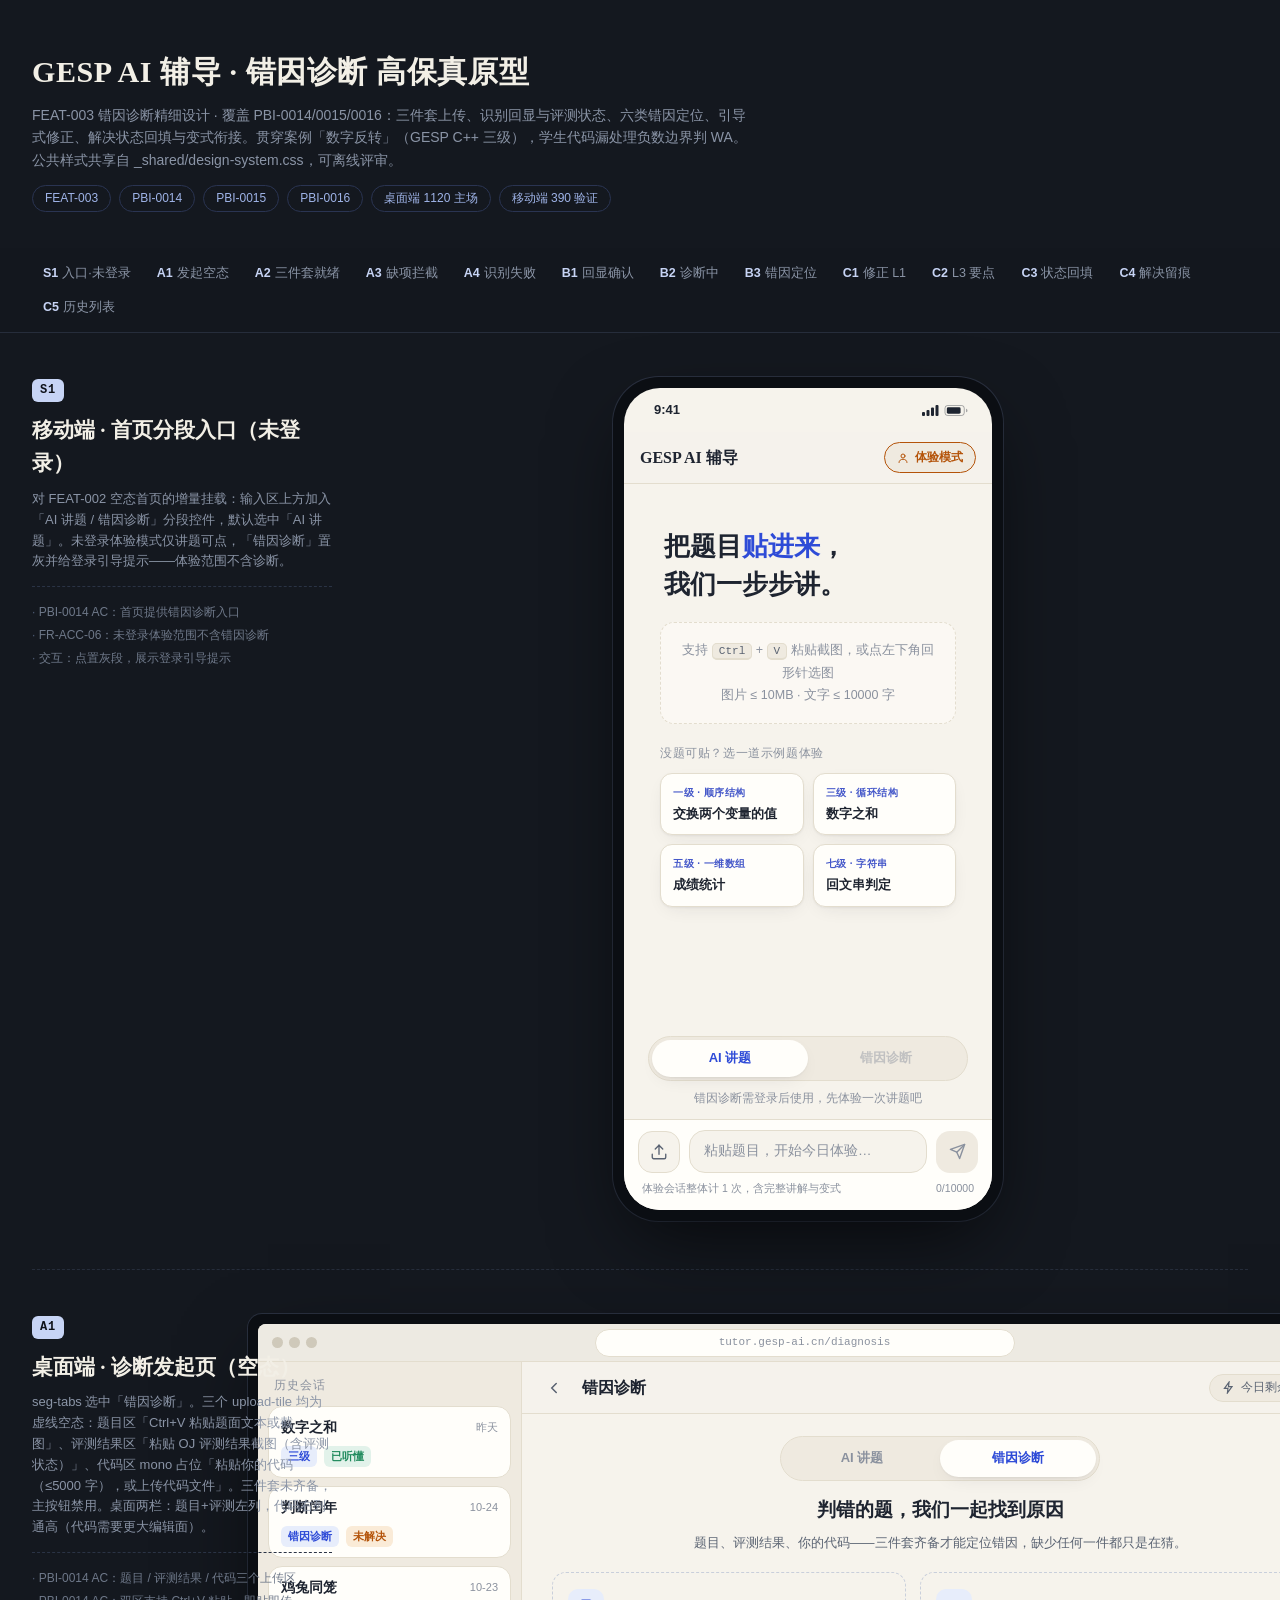
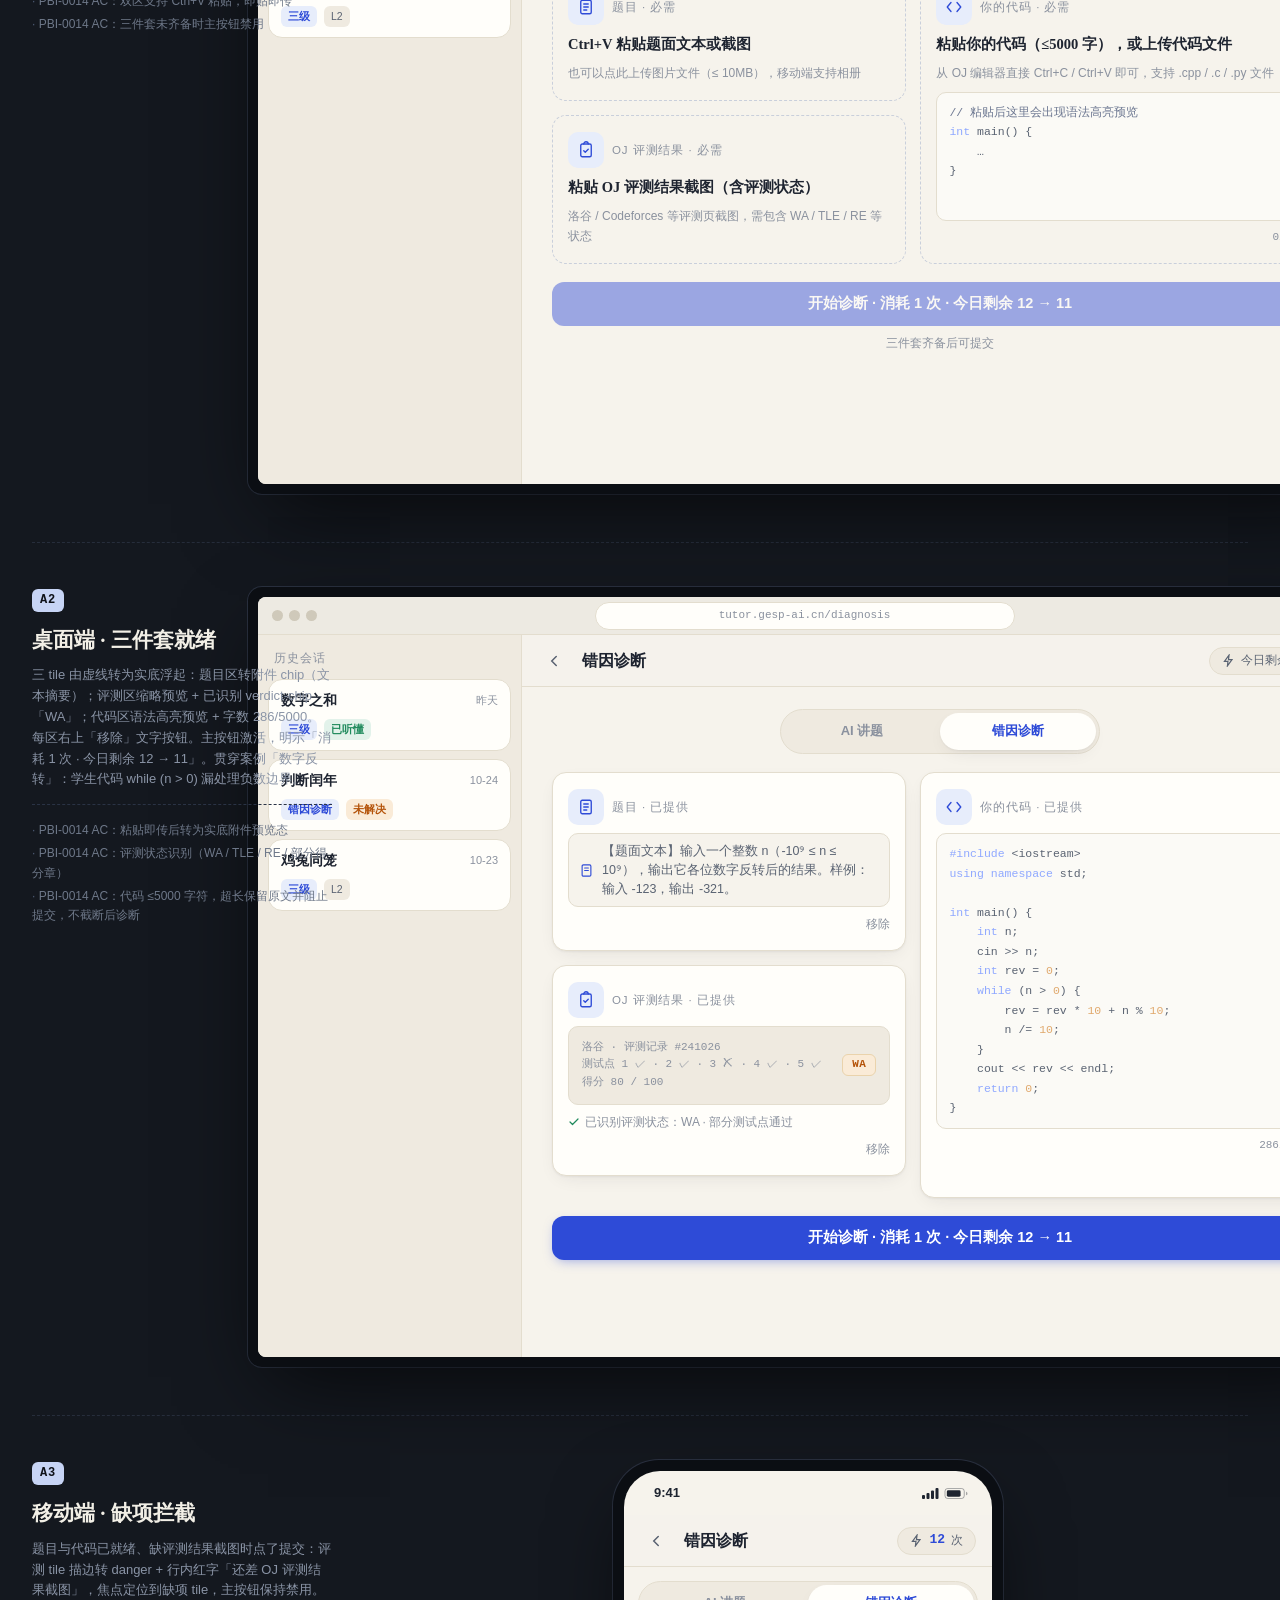
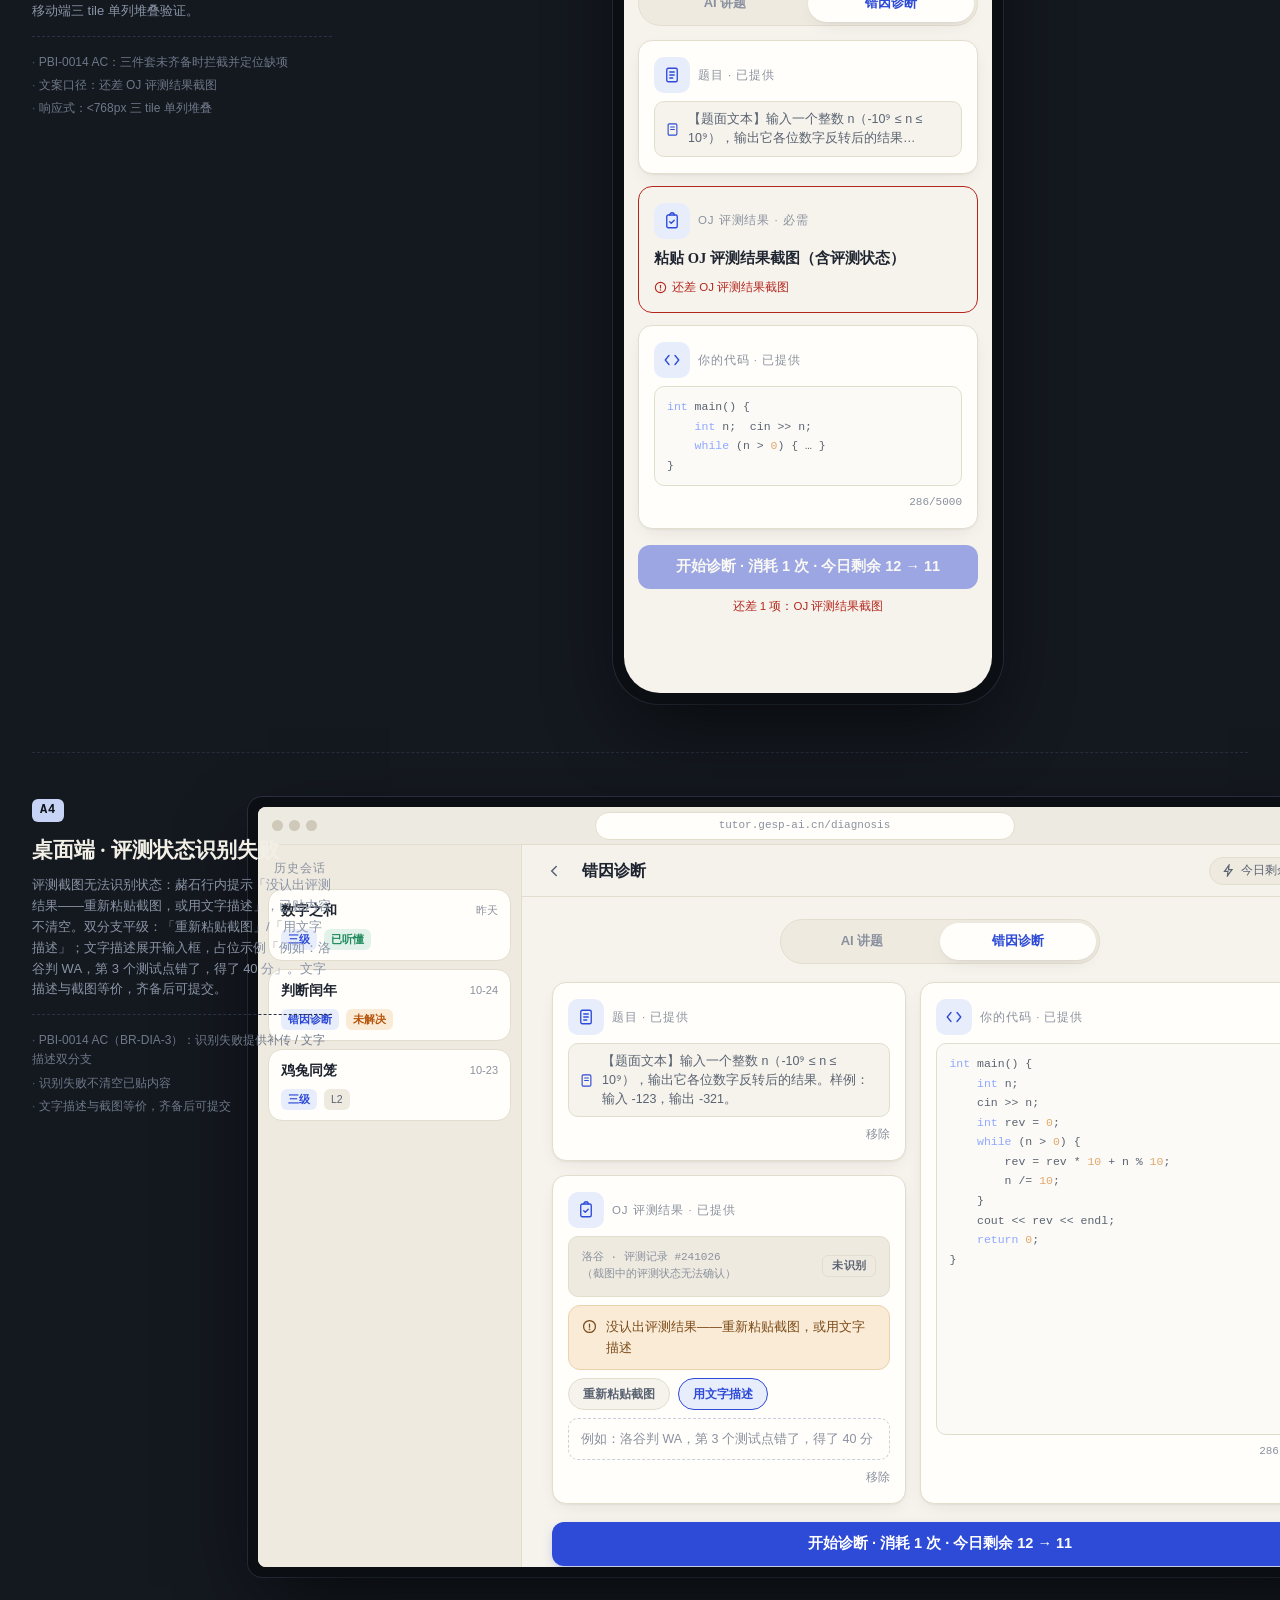
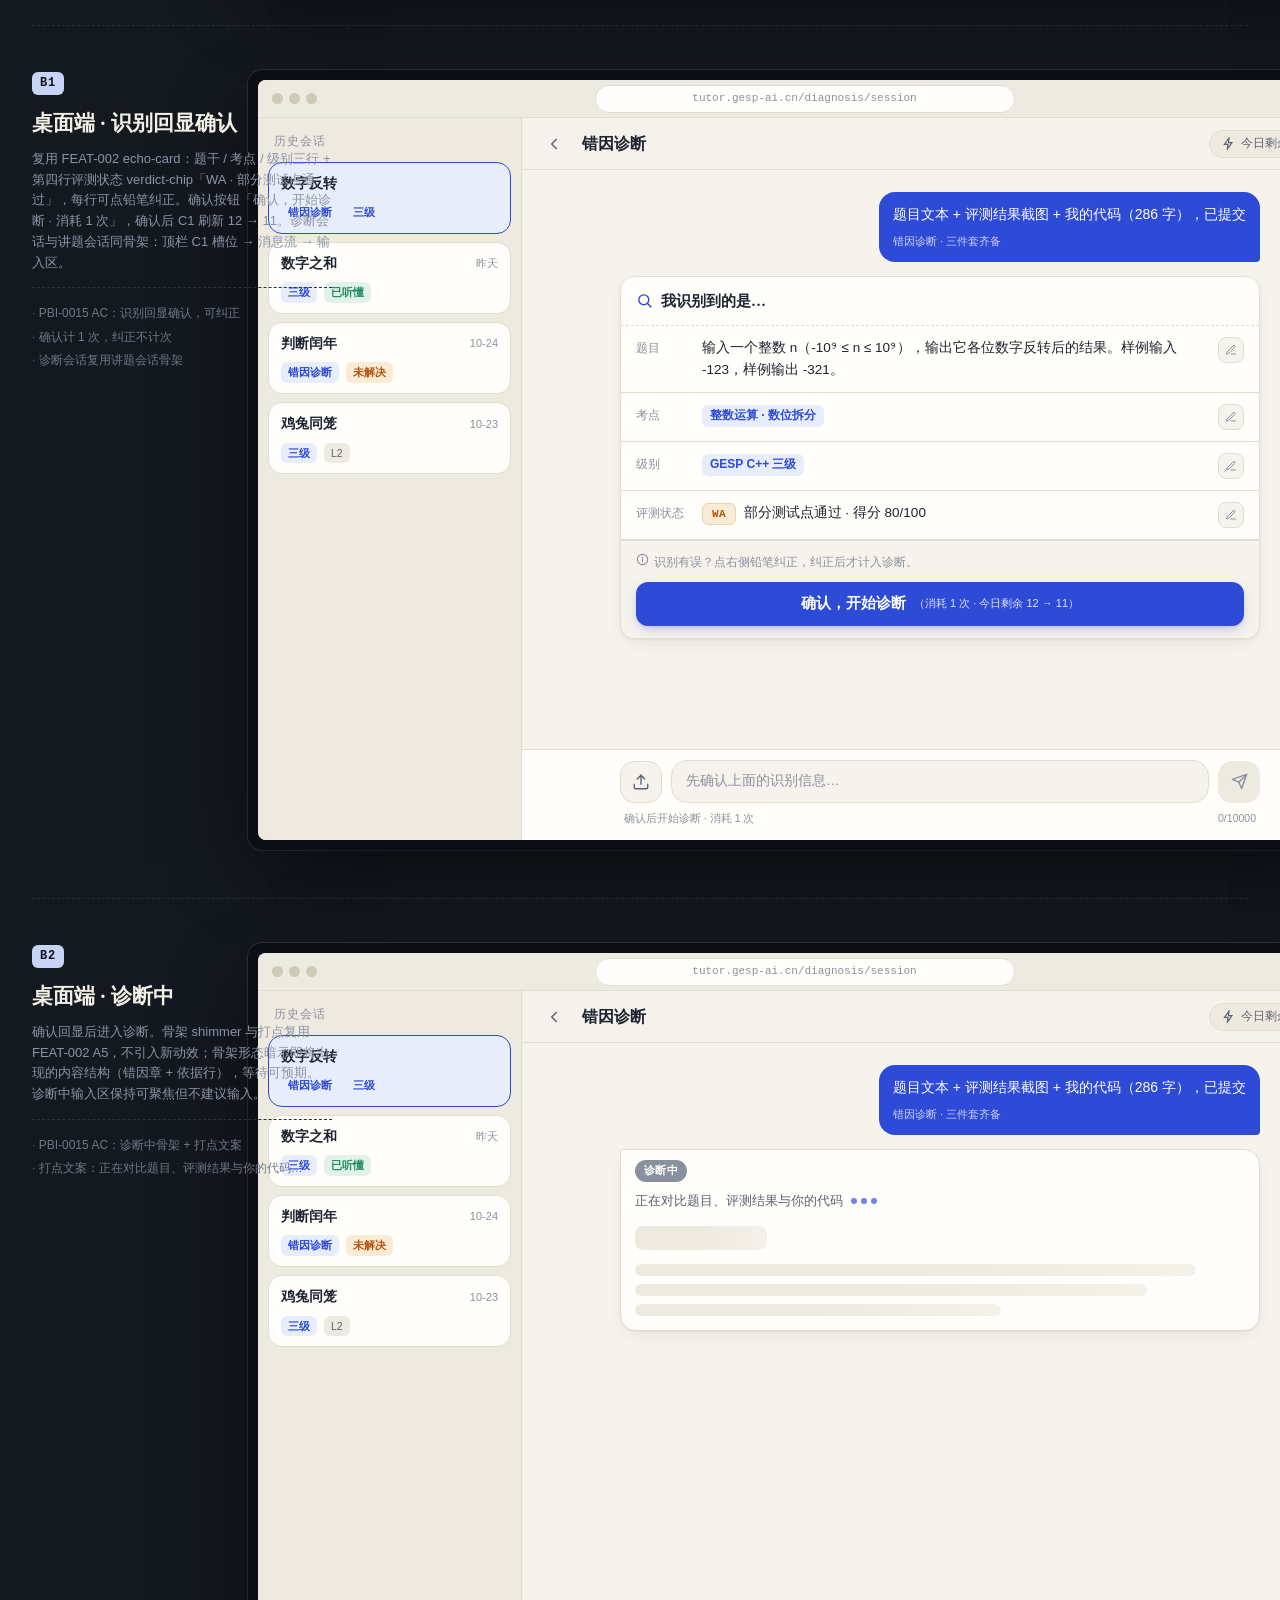
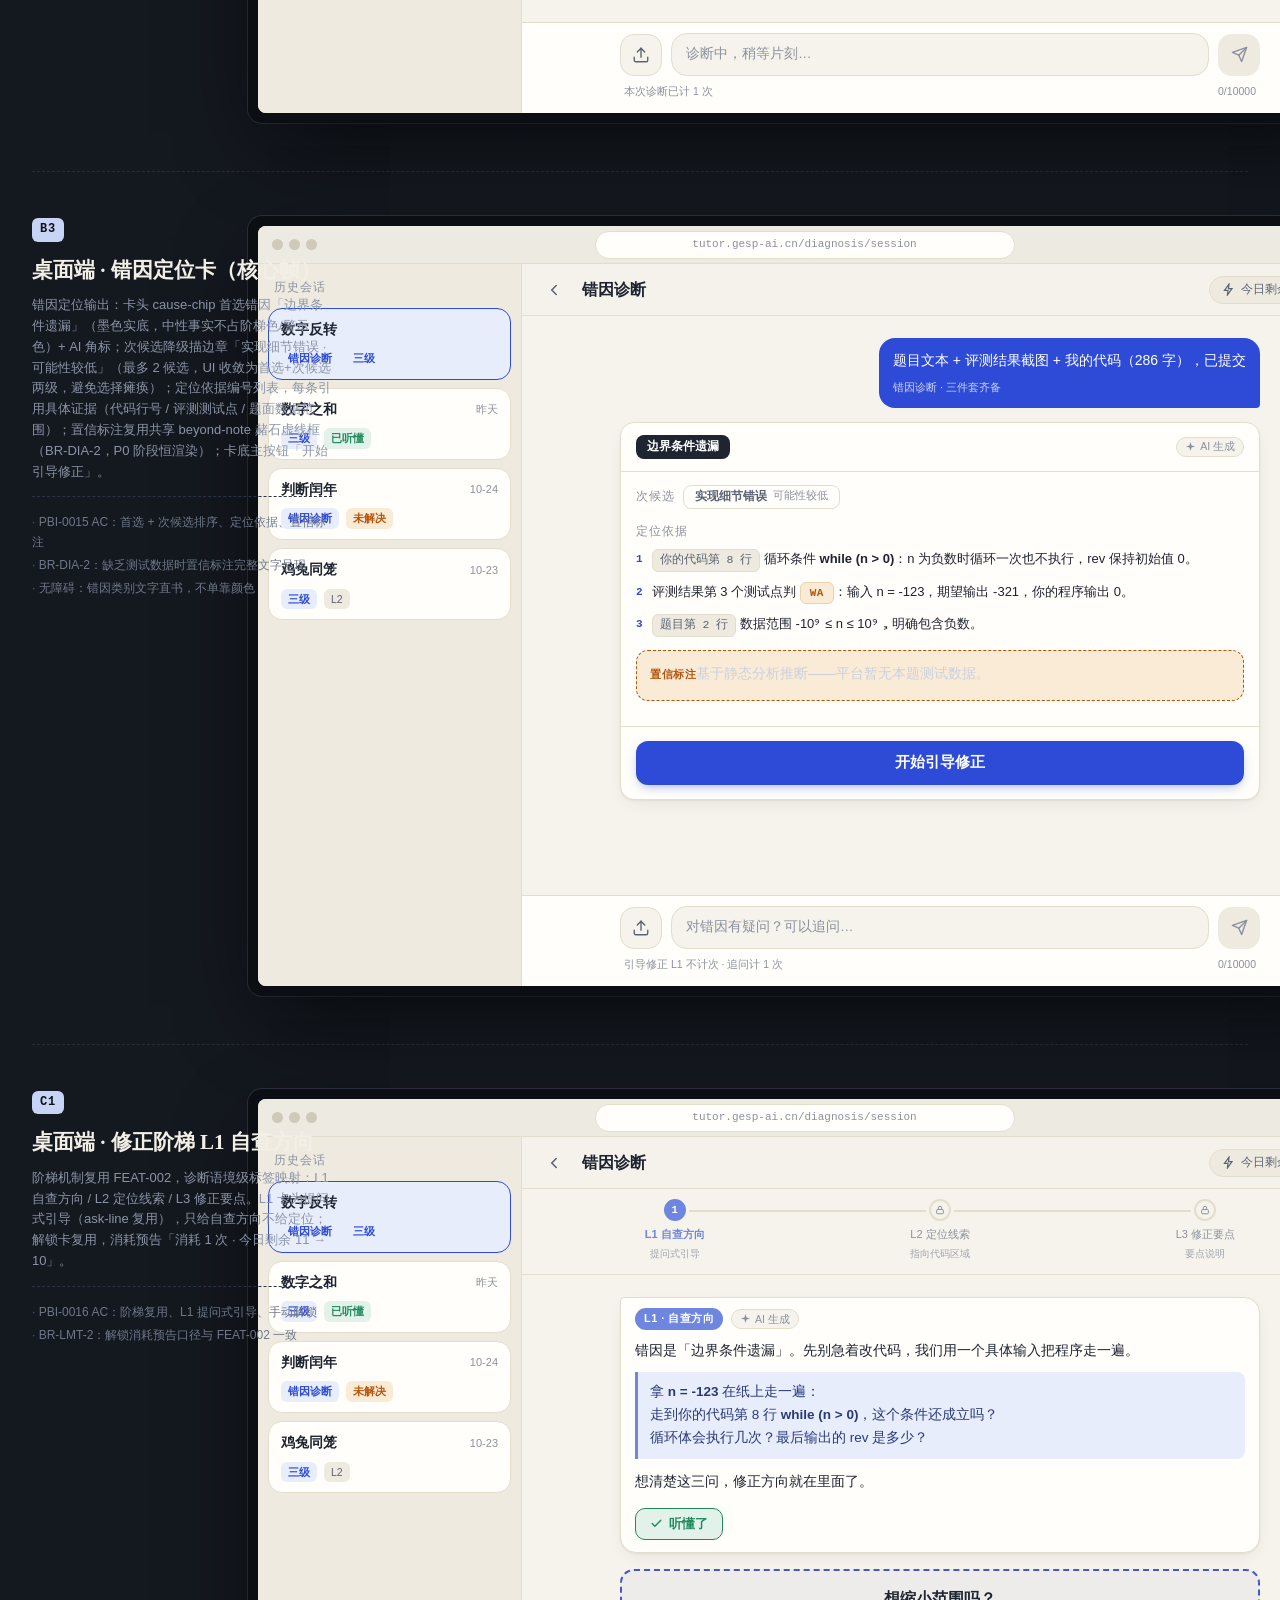
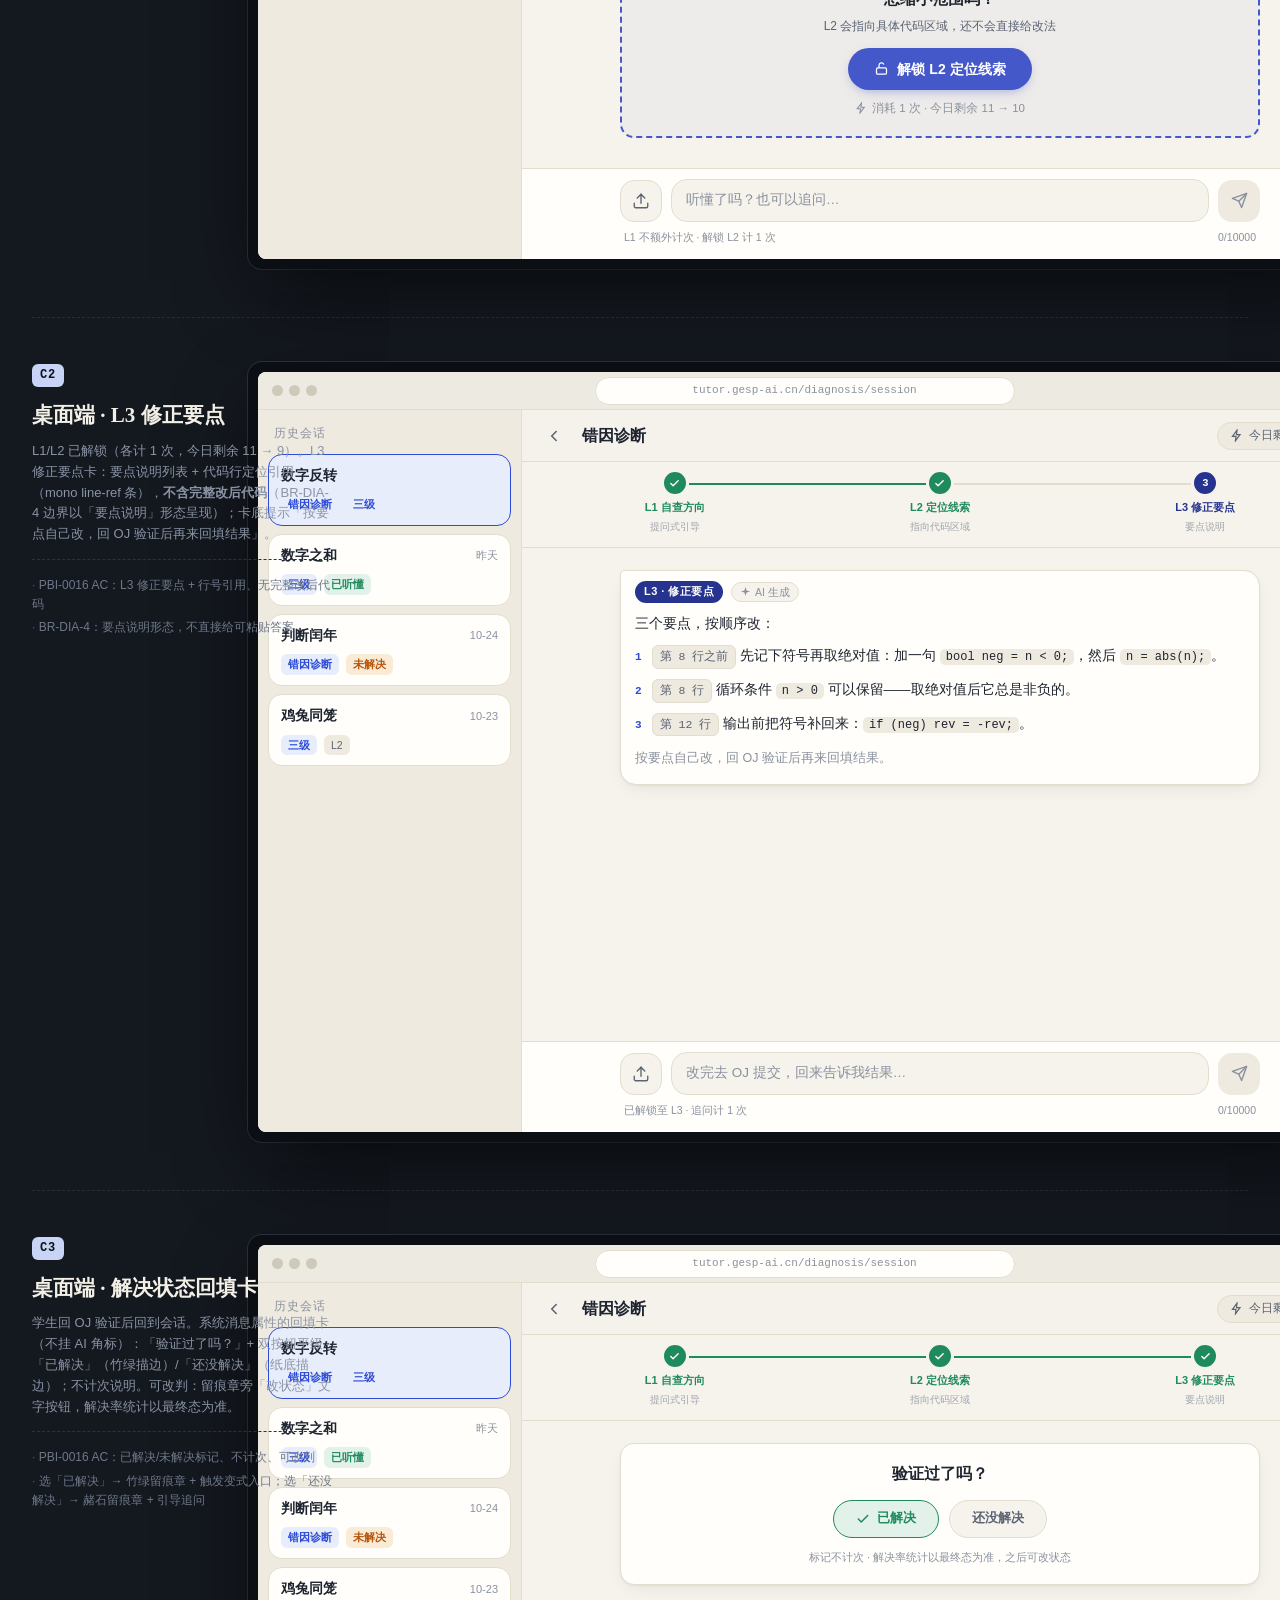
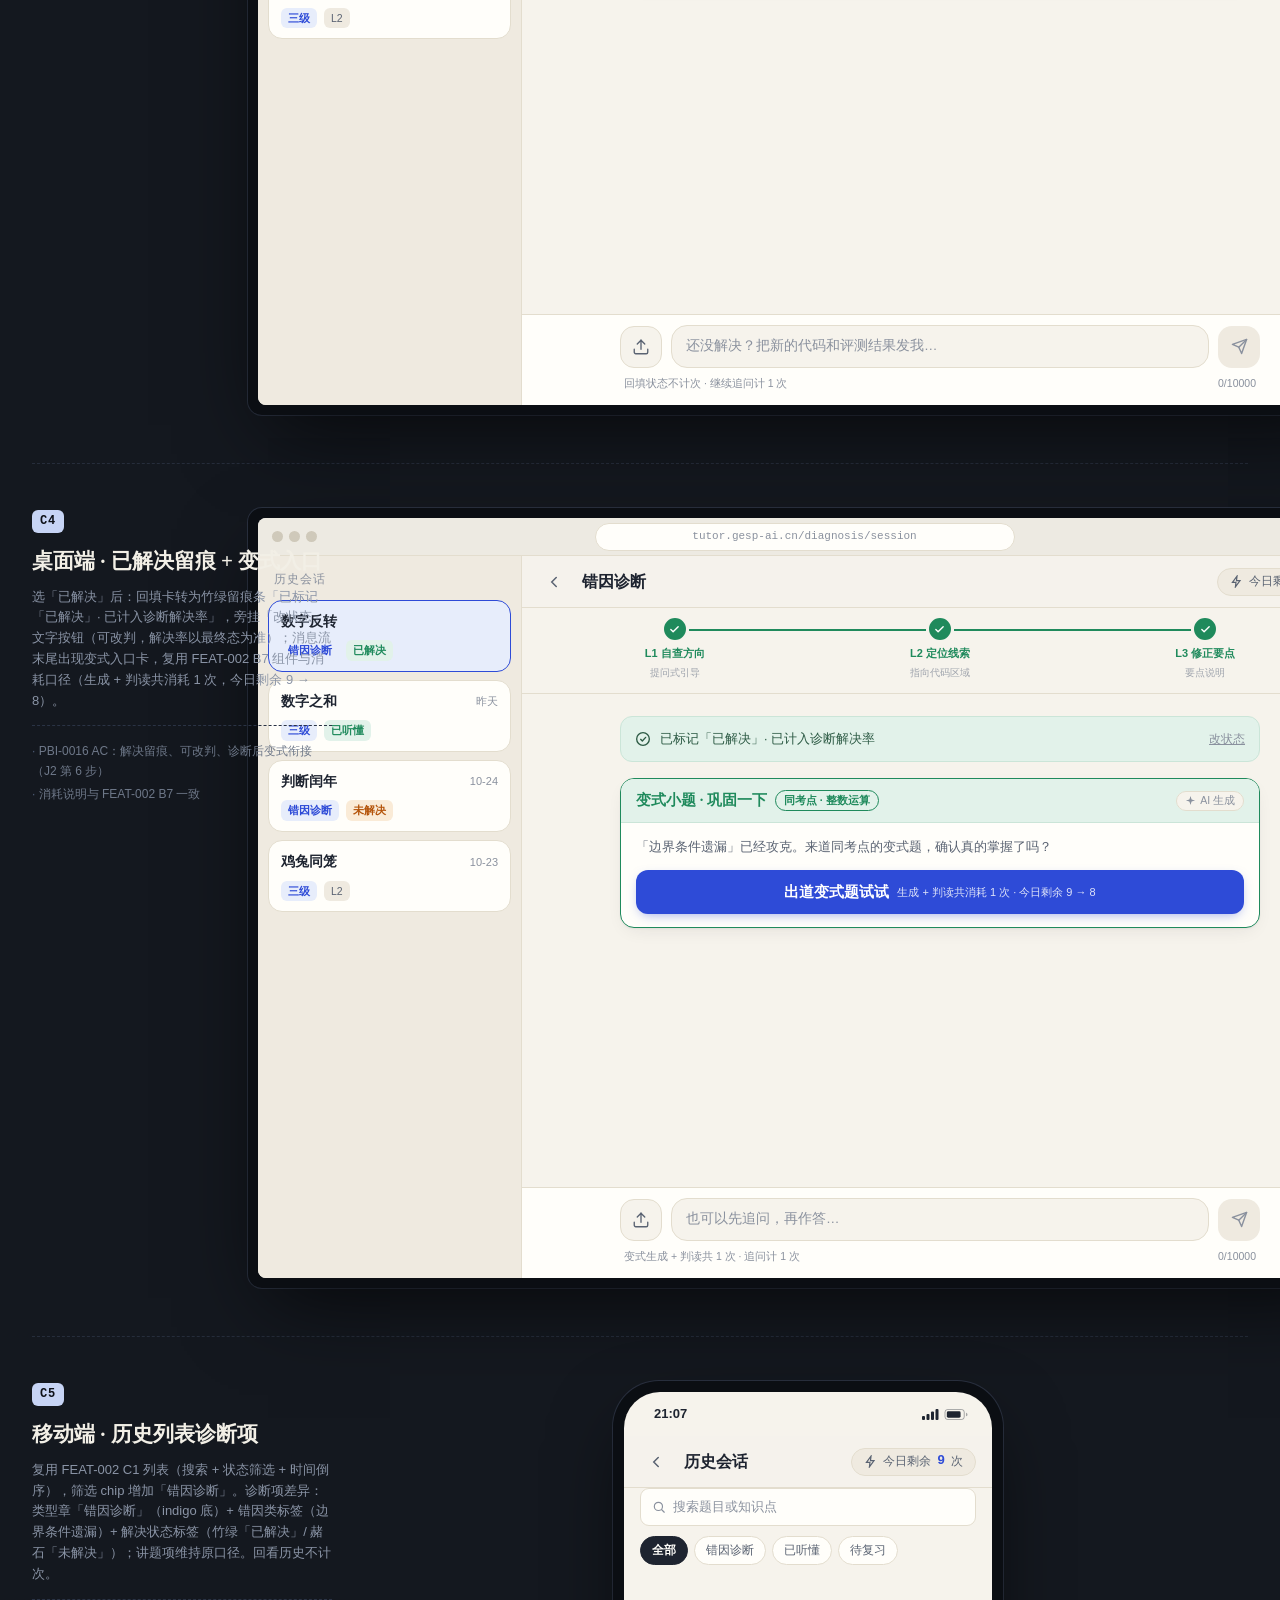
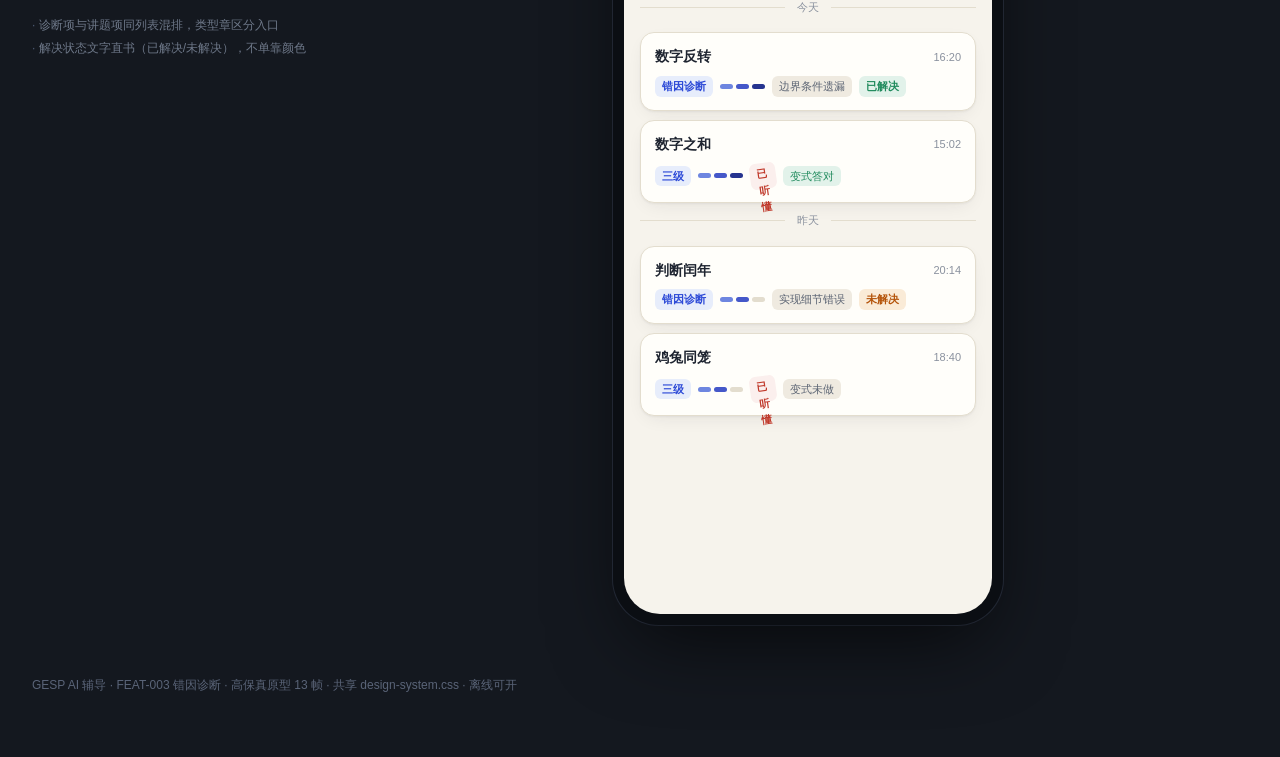
<file: docs/features/feat-003-ux-ui/index.html>
<!DOCTYPE html>
<html lang="zh-CN">
<head>
<meta charset="UTF-8">
<meta name="viewport" content="width=device-width, initial-scale=1.0">
<title>GESP AI 辅导 · 错因诊断 高保真原型</title>
<!-- 公共设计系统：tokens / 画廊外壳 / 帧结构 / 设备框 / 会话页公共组件 -->
<link rel="stylesheet" href="../_shared/design-system.css">
<style>
/* ============================================================
   FEAT-003 特性样式（仅诊断特有组件，公共组件一律复用共享层）
   ============================================================ */

/* ---------- 分段入口 .seg-tabs（首页「AI 讲题 / 错因诊断」） ---------- */
.seg-tabs{
  display:flex;background:var(--paper-sunken);border:1px solid var(--hairline);
  border-radius:var(--r-pill);padding:3px;width:320px;margin:0 auto 14px;
}
.seg-tabs .seg{
  flex:1;text-align:center;padding:8px 0;border-radius:var(--r-pill);
  font-size:13px;font-weight:600;color:var(--ink-3);
}
.seg-tabs .seg.on{background:var(--paper-raised);color:var(--indigo);box-shadow:var(--shadow-raised)}
.seg-tabs .seg.off{opacity:.45;cursor:not-allowed}

/* ---------- 诊断发起页布局（≥768px 两栏：左题目+评测，右代码通高） ---------- */
.diag-wrap{flex:1;overflow-y:auto;padding:22px 30px 26px;background:var(--paper)}
.diag-wrap .dw-inner{max-width:860px;margin:0 auto}
.diag-title{font-family:var(--f-display);font-size:19px;font-weight:700;color:var(--ink);text-align:center}
.diag-sub{font-size:12.5px;color:var(--ink-2);text-align:center;margin-top:7px;line-height:1.7}
.diag-grid{display:grid;grid-template-columns:1fr 1.15fr;gap:14px;margin-top:18px}
.diag-col{display:flex;flex-direction:column;gap:14px}
.diag-submit{margin-top:18px;display:flex;flex-direction:column;align-items:center;gap:8px}
.btn-primary.disabled{opacity:.45;box-shadow:none}

/* ---------- 三件套上传区 .upload-tile（虚线=未提供的内容不伪装成实体） ---------- */
.upload-tile{
  border:1.5px dashed #C9CFDB;border-radius:var(--r-card);background:var(--paper);
  padding:16px 15px;display:flex;flex-direction:column;gap:8px;
}
.upload-tile .ut-head{display:flex;align-items:center;gap:8px;font-size:11.5px;color:var(--ink-3);letter-spacing:.08em}
.upload-tile .ut-icon{
  width:36px;height:36px;border-radius:10px;background:var(--indigo-tint);color:var(--indigo);
  display:grid;place-items:center;flex-shrink:0;
}
.upload-tile .ut-main{font-family:var(--f-display);font-weight:700;font-size:14.5px;color:var(--ink)}
.upload-tile .ut-sub{font-size:12px;color:var(--ink-3);line-height:1.65}
/* 就绪态：实底浮起 */
.upload-tile.ready{
  border-style:solid;border-color:var(--hairline);
  background:var(--paper-raised);box-shadow:var(--shadow-raised);
}
/* 缺项拦截态 */
.upload-tile.err{border-style:solid;border-color:var(--danger)}
.ut-err-text{font-size:11.5px;color:var(--danger);display:flex;gap:5px;align-items:center}
.ut-remove{align-self:flex-end;font-size:11.5px;color:var(--ink-3)}
/* 就绪内容：附件 chip / 评测缩略 / 代码预览 */
.ut-chip{
  display:flex;align-items:center;gap:8px;background:var(--paper);border:1px solid var(--hairline);
  border-radius:10px;padding:8px 10px;font-size:12.5px;color:var(--ink-2);line-height:1.5;
}
.ut-thumb{
  background:var(--paper-sunken);border:1px solid var(--hairline);border-radius:10px;
  padding:12px 13px;display:flex;align-items:center;justify-content:space-between;gap:10px;
}
.ut-thumb .mono{font-family:var(--f-mono);font-size:11px;color:var(--ink-3);line-height:1.6}
.code-mini{
  background:#FBFAF6;border:1px solid var(--hairline);border-radius:10px;
  padding:10px 12px;font-family:var(--f-mono);font-size:11.5px;line-height:1.7;
  color:var(--ink-2);flex:1;white-space:pre;overflow:hidden;
}
.code-mini .kw{color:var(--code-kw)}
.code-mini .num{color:var(--code-num)}
.code-mini .cmt{color:var(--code-cmt)}
.word-count{font-family:var(--f-mono);font-size:11px;color:var(--ink-3);text-align:right}

/* ---------- 错因类别章 .cause-chip（中性事实：墨色实底，不占阶梯色/警示色） ---------- */
.cause-chip{
  display:inline-flex;align-items:center;height:24px;padding:0 11px;border-radius:8px;
  background:var(--ink);color:#fff;font-family:var(--f-display);font-size:12px;font-weight:700;
}
.cause-chip.minor{background:transparent;color:var(--ink-2);border:1.5px solid var(--hairline);font-weight:600}
.cause-chip.minor .low{font-size:10.5px;color:var(--ink-3);margin-left:6px;font-weight:400}

/* ---------- 错因定位卡 .cause-card（核心组件） ---------- */
.cause-card{
  background:var(--paper-raised);border:1px solid var(--hairline);border-radius:var(--r-card);
  box-shadow:var(--shadow-raised);margin-bottom:16px;overflow:hidden;
}
.cause-card .cc-head{display:flex;align-items:center;gap:8px;padding:12px 15px;border-bottom:1px solid var(--hairline)}
.cause-card .cc-head .grow{flex:1}
.cause-card .cc-body{padding:13px 15px}
.cc-label{font-size:11.5px;color:var(--ink-3);letter-spacing:.08em;margin-bottom:8px}
.cc-minor-row{display:flex;align-items:center;gap:8px;margin-bottom:13px}
.evi-list{display:flex;flex-direction:column;gap:9px;margin-bottom:13px}
.evi-list .evi{display:flex;gap:9px;font-size:13px;color:var(--ink);line-height:1.65}
.evi-list .evi .no{font-family:var(--f-mono);font-size:11px;color:var(--indigo);font-weight:700;flex-shrink:0;margin-top:2px}
.line-ref{
  display:inline-block;font-family:var(--f-mono);font-size:11.5px;background:var(--paper-sunken);
  border:1px solid var(--hairline);border-radius:6px;padding:1px 7px;color:var(--ink-2);
}
.cause-card .cc-foot{padding:14px 15px;border-top:1px solid var(--hairline);text-align:center}

/* ---------- L3 修正要点列表 ---------- */
.point-list{display:flex;flex-direction:column;gap:10px;margin:10px 0 12px}
.point-list .pt{display:flex;gap:10px;font-size:13.5px;line-height:1.7;color:var(--ink)}
.point-list .pt .no{font-family:var(--f-mono);font-size:11px;color:var(--indigo);font-weight:700;flex-shrink:0;margin-top:3px}

/* ---------- 解决状态回填卡 .resolve-card（系统消息属性，不挂 AI 角标） ---------- */
.resolve-card{
  background:var(--paper-raised);border:1px solid var(--hairline);border-radius:var(--r-card);
  box-shadow:var(--shadow-raised);padding:18px 16px;margin-bottom:16px;text-align:center;
}
.resolve-card .rc-q{font-family:var(--f-display);font-size:15.5px;font-weight:700;color:var(--ink)}
.resolve-card .rc-btns{display:flex;gap:10px;justify-content:center;margin-top:13px}
.btn-resolve{
  height:38px;padding:0 22px;border-radius:var(--r-pill);font-size:13px;font-weight:600;
  display:inline-flex;align-items:center;gap:7px;
}
.btn-resolve.ok{border:1.5px solid var(--bamboo);background:var(--bamboo-tint);color:var(--bamboo)}
.btn-resolve.no{border:1.5px solid var(--hairline);background:var(--paper);color:var(--ink-2)}
.resolve-card .rc-note{font-size:11px;color:var(--ink-3);margin-top:11px}

/* ---------- 历史列表诊断项标签 ---------- */
.mini-tag.diag{background:var(--indigo-tint);color:var(--indigo);font-weight:600}
.mini-tag.unresolved{background:var(--ochre-tint);color:var(--ochre);font-weight:600}

/* ---------- 未登录诊断入口置灰提示 ---------- */
.seg-hint{
  text-align:center;font-size:11.5px;color:var(--ink-3);margin:-6px auto 12px;
  width:320px;line-height:1.6;
}
</style>
</head>
<body>

<!-- ================= 画廊头部与导航（非产品 UI） ================= -->
<header class="gallery-head">
  <h1>GESP AI 辅导 · 错因诊断 高保真原型</h1>
  <p>FEAT-003 错因诊断精细设计 · 覆盖 PBI-0014/0015/0016：三件套上传、识别回显与评测状态、六类错因定位、引导式修正、解决状态回填与变式衔接。贯穿案例「数字反转」（GESP C++ 三级），学生代码漏处理负数边界判 WA。公共样式共享自 _shared/design-system.css，可离线评审。</p>
  <div class="tags">
    <span>FEAT-003</span><span>PBI-0014</span><span>PBI-0015</span><span>PBI-0016</span>
    <span>桌面端 1120 主场</span><span>移动端 390 验证</span>
  </div>
</header>
<div class="gallery-nav">
  <nav>
    <a href="#s1"><b>S1</b>入口·未登录</a>
    <a href="#a1"><b>A1</b>发起空态</a>
    <a href="#a2"><b>A2</b>三件套就绪</a>
    <a href="#a3"><b>A3</b>缺项拦截</a>
    <a href="#a4"><b>A4</b>识别失败</a>
    <a href="#b1"><b>B1</b>回显确认</a>
    <a href="#b2"><b>B2</b>诊断中</a>
    <a href="#b3"><b>B3</b>错因定位</a>
    <a href="#c1"><b>C1</b>修正 L1</a>
    <a href="#c2"><b>C2</b>L3 要点</a>
    <a href="#c3"><b>C3</b>状态回填</a>
    <a href="#c4"><b>C4</b>解决留痕</a>
    <a href="#c5"><b>C5</b>历史列表</a>
  </nav>
</div>

<!-- ==================== S1 移动 · 首页分段入口（未登录） ==================== -->
<section class="frame" id="s1">
  <div class="frame-meta">
    <span class="fid">S1</span>
    <h2>移动端 · 首页分段入口（未登录）</h2>
    <p>对 FEAT-002 空态首页的增量挂载：输入区上方加入「AI 讲题 / 错因诊断」分段控件，默认选中「AI 讲题」。未登录体验模式仅讲题可点，「错因诊断」置灰并给登录引导提示——体验范围不含诊断。</p>
    <ul class="ac">
      <li>PBI-0014 AC：首页提供错因诊断入口</li>
      <li>FR-ACC-06：未登录体验范围不含错因诊断</li>
      <li>交互：点置灰段，展示登录引导提示</li>
    </ul>
  </div>
  <div class="frame-stage">
    <div class="device phone"><div class="scr">
      <div class="statusbar"><span>9:41</span><span class="sic">
        <svg width="17" height="11" viewBox="0 0 17 11" fill="currentColor"><rect x="0" y="7" width="3" height="4" rx="1"/><rect x="4.5" y="5" width="3" height="6" rx="1"/><rect x="9" y="2.5" width="3" height="8.5" rx="1"/><rect x="13.5" y="0" width="3" height="11" rx="1"/></svg>
        <svg width="24" height="11" viewBox="0 0 25 12" fill="none"><rect x="0.5" y="0.5" width="21" height="11" rx="3" stroke="currentColor" opacity=".4"/><rect x="2.5" y="2.5" width="15" height="7" rx="1.5" fill="currentColor"/><path d="M23.5 4v4c1-.3 1.5-1 1.5-2s-.5-1.7-1.5-2z" fill="currentColor" opacity=".4"/></svg>
      </span></div>
      <div class="appbar">
        <span class="title">GESP AI 辅导</span>
        <span class="spacer"></span>
        <!-- guest-chip：体验态替代 C1 用量指示器，非按钮 -->
        <span class="guest-chip">
          <svg width="12" height="12" viewBox="0 0 24 24" fill="none" stroke="currentColor" stroke-width="2" stroke-linecap="round"><circle cx="12" cy="8" r="4"/><path d="M4 21c0-4 3.6-6.5 8-6.5s8 2.5 8 6.5"/></svg>
          体验模式
        </span>
      </div>
      <div class="flow">
        <div class="home-hero" style="padding-top:26px">
          <div class="hi">把题目<em>贴进来</em>，<br>我们一步步讲。</div>
        </div>
        <div class="paste-hint">
          支持 <kbd>Ctrl</kbd> + <kbd>V</kbd> 粘贴截图，或点左下角回形针选图<br>
          图片 ≤ 10MB · 文字 ≤ 10000 字
        </div>
        <div class="sample-sec">
          <div class="ss-t">没题可贴？选一道示例题体验</div>
          <div class="sample-grid">
            <div class="sample-item"><div class="lv">一级 · 顺序结构</div><div class="tt">交换两个变量的值</div></div>
            <div class="sample-item"><div class="lv">三级 · 循环结构</div><div class="tt">数字之和</div></div>
            <div class="sample-item"><div class="lv">五级 · 一维数组</div><div class="tt">成绩统计</div></div>
            <div class="sample-item"><div class="lv">七级 · 字符串</div><div class="tt">回文串判定</div></div>
          </div>
        </div>
        <div style="height:8px"></div>
      </div>
      <!-- 分段入口：挂载于输入区上方；未登录态「错因诊断」置灰 -->
      <div class="seg-tabs">
        <span class="seg on">AI 讲题</span>
        <span class="seg off">错因诊断</span>
      </div>
      <div class="seg-hint">错因诊断需登录后使用，先体验一次讲题吧</div>
      <div class="composer">
        <div class="row">
          <span class="icon-btn"><svg width="18" height="18" viewBox="0 0 24 24" fill="none" stroke="currentColor" stroke-width="1.8" stroke-linecap="round"><path d="M21 15V19a2 2 0 01-2 2H5a2 2 0 01-2-2v-4"/><path d="M17 8l-5-5-5 5"/><path d="M12 3v12"/></svg></span>
          <div class="input-box"><span class="ph">粘贴题目，开始今日体验…</span></div>
          <span class="send-btn"><svg width="17" height="17" viewBox="0 0 24 24" fill="none" stroke="currentColor" stroke-width="2" stroke-linecap="round" stroke-linejoin="round"><path d="M22 2L11 13"/><path d="M22 2l-7 20-4-9-9-4 20-7z"/></svg></span>
        </div>
        <div class="tips"><span>体验会话整体计 1 次，含完整讲解与变式</span><span>0/10000</span></div>
      </div>
    </div></div>
  </div>
</section>
<div class="frame-end"><hr></div>

<!-- ==================== A1 桌面 · 诊断发起页空态 ==================== -->
<section class="frame" id="a1">
  <div class="frame-meta">
    <span class="fid">A1</span>
    <h2>桌面端 · 诊断发起页（空态）</h2>
    <p>seg-tabs 选中「错因诊断」。三个 upload-tile 均为虚线空态：题目区「Ctrl+V 粘贴题面文本或截图」、评测结果区「粘贴 OJ 评测结果截图（含评测状态）」、代码区 mono 占位「粘贴你的代码（≤5000 字），或上传代码文件」。三件套未齐备，主按钮禁用。桌面两栏：题目+评测左列，代码右列通高（代码需要更大编辑面）。</p>
    <ul class="ac">
      <li>PBI-0014 AC：题目 / 评测结果 / 代码三个上传区</li>
      <li>PBI-0014 AC：双区支持 Ctrl+V 粘贴，即贴即传</li>
      <li>PBI-0014 AC：三件套未齐备时主按钮禁用</li>
    </ul>
  </div>
  <div class="frame-stage">
    <div class="device desktop"><div class="scr">
      <div class="browser-bar">
        <span class="dots"><i></i><i></i><i></i></span>
        <span class="url">tutor.gesp-ai.cn/diagnosis</span>
        <span style="width:52px"></span>
      </div>
      <div class="desk-body">
        <aside class="desk-side">
          <div class="ds-head">历史会话</div>
          <div class="ds-list">
            <div class="hist-item"><div class="row1"><span class="qt">数字之和</span><span class="date">昨天</span></div><div class="row2"><span class="mini-tag lv">三级</span><span class="mini-tag ladder-ok">已听懂</span></div></div>
            <div class="hist-item"><div class="row1"><span class="qt">判断闰年</span><span class="date">10-24</span></div><div class="row2"><span class="mini-tag diag">错因诊断</span><span class="mini-tag unresolved">未解决</span></div></div>
            <div class="hist-item"><div class="row1"><span class="qt">鸡兔同笼</span><span class="date">10-23</span></div><div class="row2"><span class="mini-tag lv">三级</span><span class="mini-tag">L2</span></div></div>
          </div>
        </aside>
        <div class="desk-main">
          <div class="appbar">
            <span class="back"><svg width="18" height="18" viewBox="0 0 24 24" fill="none" stroke="currentColor" stroke-width="2" stroke-linecap="round"><path d="M15 18l-6-6 6-6"/></svg></span>
            <span class="title">错因诊断</span>
            <span class="spacer"></span>
            <span class="usage-pill"><svg width="13" height="13" viewBox="0 0 24 24" fill="none" stroke="currentColor" stroke-width="2.2" stroke-linecap="round"><path d="M13 2L4.5 13.5H11L10 22l8.5-11.5H12L13 2z"/></svg>今日剩余 <b>12</b> 次</span>
          </div>
          <div class="diag-wrap"><div class="dw-inner">
            <div class="seg-tabs">
              <span class="seg">AI 讲题</span>
              <span class="seg on">错因诊断</span>
            </div>
            <div class="diag-title">判错的题，我们一起找到原因</div>
            <div class="diag-sub">题目、评测结果、你的代码——三件套齐备才能定位错因，缺少任何一件都只是在猜。</div>
            <div class="diag-grid">
              <div class="diag-col">
                <!-- 题目区：空态虚线 -->
                <div class="upload-tile">
                  <div class="ut-head">
                    <span class="ut-icon"><svg width="18" height="18" viewBox="0 0 24 24" fill="none" stroke="currentColor" stroke-width="1.8" stroke-linecap="round"><rect x="5" y="3" width="14" height="18" rx="2"/><path d="M9 8h6M9 12h6M9 16h4"/></svg></span>
                    题目 · 必需
                  </div>
                  <div class="ut-main">Ctrl+V 粘贴题面文本或截图</div>
                  <div class="ut-sub">也可以点此上传图片文件（≤ 10MB），移动端支持相册</div>
                </div>
                <!-- 评测结果区：空态虚线 -->
                <div class="upload-tile">
                  <div class="ut-head">
                    <span class="ut-icon"><svg width="18" height="18" viewBox="0 0 24 24" fill="none" stroke="currentColor" stroke-width="1.8" stroke-linecap="round" stroke-linejoin="round"><rect x="5" y="4" width="14" height="17" rx="2"/><path d="M9 4a3 3 0 016 0"/><path d="M9 13l2 2 4-4"/></svg></span>
                    OJ 评测结果 · 必需
                  </div>
                  <div class="ut-main">粘贴 OJ 评测结果截图（含评测状态）</div>
                  <div class="ut-sub">洛谷 / Codeforces 等评测页截图，需包含 WA / TLE / RE 等状态</div>
                </div>
              </div>
              <!-- 代码区：右列通高 -->
              <div class="upload-tile">
                <div class="ut-head">
                  <span class="ut-icon"><svg width="18" height="18" viewBox="0 0 24 24" fill="none" stroke="currentColor" stroke-width="1.8" stroke-linecap="round" stroke-linejoin="round"><path d="M8 6l-5 6 5 6"/><path d="M16 6l5 6-5 6"/></svg></span>
                  你的代码 · 必需
                </div>
                <div class="ut-main">粘贴你的代码（≤5000 字），或上传代码文件</div>
                <div class="ut-sub">从 OJ 编辑器直接 Ctrl+C / Ctrl+V 即可，支持 .cpp / .c / .py 文件</div>
                <div class="code-mini" aria-hidden="true"><span class="cmt">// 粘贴后这里会出现语法高亮预览</span>
<span class="kw">int</span> main() {
    …
}</div>
                <div class="word-count">0/5000</div>
              </div>
            </div>
            <div class="diag-submit">
              <span class="btn-primary disabled">开始诊断 · 消耗 1 次 · 今日剩余 12 → 11</span>
              <span style="font-size:11.5px;color:var(--ink-3)">三件套齐备后可提交</span>
            </div>
          </div></div>
        </div>
      </div>
    </div></div>
  </div>
</section>
<div class="frame-end"><hr></div>

<!-- ==================== A2 桌面 · 三件套就绪 ==================== -->
<section class="frame" id="a2">
  <div class="frame-meta">
    <span class="fid">A2</span>
    <h2>桌面端 · 三件套就绪</h2>
    <p>三 tile 由虚线转为实底浮起：题目区转附件 chip（文本摘要）；评测区缩略预览 + 已识别 verdict-chip「WA」；代码区语法高亮预览 + 字数 286/5000。每区右上「移除」文字按钮。主按钮激活，明示「消耗 1 次 · 今日剩余 12 → 11」。贯穿案例「数字反转」：学生代码 while (n &gt; 0) 漏处理负数边界。</p>
    <ul class="ac">
      <li>PBI-0014 AC：粘贴即传后转为实底附件预览态</li>
      <li>PBI-0014 AC：评测状态识别（WA / TLE / RE / 部分得分章）</li>
      <li>PBI-0014 AC：代码 ≤5000 字符，超长保留原文并阻止提交，不截断后诊断</li>
    </ul>
  </div>
  <div class="frame-stage">
    <div class="device desktop"><div class="scr">
      <div class="browser-bar">
        <span class="dots"><i></i><i></i><i></i></span>
        <span class="url">tutor.gesp-ai.cn/diagnosis</span>
        <span style="width:52px"></span>
      </div>
      <div class="desk-body">
        <aside class="desk-side">
          <div class="ds-head">历史会话</div>
          <div class="ds-list">
            <div class="hist-item"><div class="row1"><span class="qt">数字之和</span><span class="date">昨天</span></div><div class="row2"><span class="mini-tag lv">三级</span><span class="mini-tag ladder-ok">已听懂</span></div></div>
            <div class="hist-item"><div class="row1"><span class="qt">判断闰年</span><span class="date">10-24</span></div><div class="row2"><span class="mini-tag diag">错因诊断</span><span class="mini-tag unresolved">未解决</span></div></div>
            <div class="hist-item"><div class="row1"><span class="qt">鸡兔同笼</span><span class="date">10-23</span></div><div class="row2"><span class="mini-tag lv">三级</span><span class="mini-tag">L2</span></div></div>
          </div>
        </aside>
        <div class="desk-main">
          <div class="appbar">
            <span class="back"><svg width="18" height="18" viewBox="0 0 24 24" fill="none" stroke="currentColor" stroke-width="2" stroke-linecap="round"><path d="M15 18l-6-6 6-6"/></svg></span>
            <span class="title">错因诊断</span>
            <span class="spacer"></span>
            <span class="usage-pill"><svg width="13" height="13" viewBox="0 0 24 24" fill="none" stroke="currentColor" stroke-width="2.2" stroke-linecap="round"><path d="M13 2L4.5 13.5H11L10 22l8.5-11.5H12L13 2z"/></svg>今日剩余 <b>12</b> 次</span>
          </div>
          <div class="diag-wrap"><div class="dw-inner">
            <div class="seg-tabs">
              <span class="seg">AI 讲题</span>
              <span class="seg on">错因诊断</span>
            </div>
            <div class="diag-grid">
              <div class="diag-col">
                <!-- 题目区：就绪，附件 chip 摘要 -->
                <div class="upload-tile ready">
                  <div class="ut-head">
                    <span class="ut-icon"><svg width="18" height="18" viewBox="0 0 24 24" fill="none" stroke="currentColor" stroke-width="1.8" stroke-linecap="round"><rect x="5" y="3" width="14" height="18" rx="2"/><path d="M9 8h6M9 12h6M9 16h4"/></svg></span>
                    题目 · 已提供
                  </div>
                  <div class="ut-chip">
                    <svg width="15" height="15" viewBox="0 0 24 24" fill="none" stroke="var(--indigo)" stroke-width="1.8" stroke-linecap="round" style="flex-shrink:0;margin-top:1px"><rect x="5" y="3" width="14" height="18" rx="2"/><path d="M9 8h6M9 12h6"/></svg>
                    <span>【题面文本】输入一个整数 n（-10⁹ ≤ n ≤ 10⁹），输出它各位数字反转后的结果。样例：输入 -123，输出 -321。</span>
                  </div>
                  <span class="ut-remove">移除</span>
                </div>
                <!-- 评测结果区：就绪，缩略预览 + 状态章 -->
                <div class="upload-tile ready">
                  <div class="ut-head">
                    <span class="ut-icon"><svg width="18" height="18" viewBox="0 0 24 24" fill="none" stroke="currentColor" stroke-width="1.8" stroke-linecap="round" stroke-linejoin="round"><rect x="5" y="4" width="14" height="17" rx="2"/><path d="M9 4a3 3 0 016 0"/><path d="M9 13l2 2 4-4"/></svg></span>
                    OJ 评测结果 · 已提供
                  </div>
                  <div class="ut-thumb">
                    <span class="mono">洛谷 · 评测记录 #241026<br>测试点 1 ✓ · 2 ✓ · 3 ✗ · 4 ✓ · 5 ✓<br>得分 80 / 100</span>
                    <span class="verdict-chip wa">WA</span>
                  </div>
                  <div class="ut-sub" style="display:flex;gap:5px;align-items:center">
                    <svg width="12" height="12" viewBox="0 0 24 24" fill="none" stroke="var(--bamboo)" stroke-width="2.4" stroke-linecap="round" stroke-linejoin="round"><path d="M20 6L9 17l-5-5"/></svg>
                    已识别评测状态：WA · 部分测试点通过
                  </div>
                  <span class="ut-remove">移除</span>
                </div>
              </div>
              <!-- 代码区：就绪，语法高亮预览 -->
              <div class="upload-tile ready">
                <div class="ut-head">
                  <span class="ut-icon"><svg width="18" height="18" viewBox="0 0 24 24" fill="none" stroke="currentColor" stroke-width="1.8" stroke-linecap="round" stroke-linejoin="round"><path d="M8 6l-5 6 5 6"/><path d="M16 6l5 6-5 6"/></svg></span>
                  你的代码 · 已提供
                </div>
                <div class="code-mini" aria-hidden="true"><span class="kw">#include</span> &lt;iostream&gt;
<span class="kw">using namespace</span> std;

<span class="kw">int</span> main() {
    <span class="kw">int</span> n;
    cin &gt;&gt; n;
    <span class="kw">int</span> rev = <span class="num">0</span>;
    <span class="kw">while</span> (n &gt; <span class="num">0</span>) {
        rev = rev * <span class="num">10</span> + n % <span class="num">10</span>;
        n /= <span class="num">10</span>;
    }
    cout &lt;&lt; rev &lt;&lt; endl;
    <span class="kw">return</span> <span class="num">0</span>;
}</div>
                <div class="word-count">286/5000</div>
                <span class="ut-remove">移除</span>
              </div>
            </div>
            <div class="diag-submit">
              <span class="btn-primary">开始诊断 · 消耗 1 次 · 今日剩余 12 → 11</span>
            </div>
          </div></div>
        </div>
      </div>
    </div></div>
  </div>
</section>
<div class="frame-end"><hr></div>

<!-- ==================== A3 移动 · 缺项拦截 ==================== -->
<section class="frame" id="a3">
  <div class="frame-meta">
    <span class="fid">A3</span>
    <h2>移动端 · 缺项拦截</h2>
    <p>题目与代码已就绪、缺评测结果截图时点了提交：评测 tile 描边转 danger + 行内红字「还差 OJ 评测结果截图」，焦点定位到缺项 tile，主按钮保持禁用。移动端三 tile 单列堆叠验证。</p>
    <ul class="ac">
      <li>PBI-0014 AC：三件套未齐备时拦截并定位缺项</li>
      <li>文案口径：还差 OJ 评测结果截图</li>
      <li>响应式：&lt;768px 三 tile 单列堆叠</li>
    </ul>
  </div>
  <div class="frame-stage">
    <div class="device phone"><div class="scr">
      <div class="statusbar"><span>9:41</span><span class="sic">
        <svg width="17" height="11" viewBox="0 0 17 11" fill="currentColor"><rect x="0" y="7" width="3" height="4" rx="1"/><rect x="4.5" y="5" width="3" height="6" rx="1"/><rect x="9" y="2.5" width="3" height="8.5" rx="1"/><rect x="13.5" y="0" width="3" height="11" rx="1"/></svg>
        <svg width="24" height="11" viewBox="0 0 25 12" fill="none"><rect x="0.5" y="0.5" width="21" height="11" rx="3" stroke="currentColor" opacity=".4"/><rect x="2.5" y="2.5" width="15" height="7" rx="1.5" fill="currentColor"/><path d="M23.5 4v4c1-.3 1.5-1 1.5-2s-.5-1.7-1.5-2z" fill="currentColor" opacity=".4"/></svg>
      </span></div>
      <div class="appbar">
        <span class="back"><svg width="18" height="18" viewBox="0 0 24 24" fill="none" stroke="currentColor" stroke-width="2" stroke-linecap="round"><path d="M15 18l-6-6 6-6"/></svg></span>
        <span class="title">错因诊断</span>
        <span class="spacer"></span>
        <span class="usage-pill"><svg width="13" height="13" viewBox="0 0 24 24" fill="none" stroke="currentColor" stroke-width="2.2" stroke-linecap="round"><path d="M13 2L4.5 13.5H11L10 22l8.5-11.5H12L13 2z"/></svg><b>12</b> 次</span>
      </div>
      <div style="flex:1;overflow-y:auto;padding:14px 14px 18px;display:flex;flex-direction:column;gap:12px">
        <div class="seg-tabs" style="width:100%;margin-bottom:2px">
          <span class="seg">AI 讲题</span>
          <span class="seg on">错因诊断</span>
        </div>
        <!-- 题目区：就绪 -->
        <div class="upload-tile ready">
          <div class="ut-head">
            <span class="ut-icon"><svg width="18" height="18" viewBox="0 0 24 24" fill="none" stroke="currentColor" stroke-width="1.8" stroke-linecap="round"><rect x="5" y="3" width="14" height="18" rx="2"/><path d="M9 8h6M9 12h6M9 16h4"/></svg></span>
            题目 · 已提供
          </div>
          <div class="ut-chip">
            <svg width="15" height="15" viewBox="0 0 24 24" fill="none" stroke="var(--indigo)" stroke-width="1.8" stroke-linecap="round" style="flex-shrink:0;margin-top:1px"><rect x="5" y="3" width="14" height="18" rx="2"/><path d="M9 8h6M9 12h6"/></svg>
            <span>【题面文本】输入一个整数 n（-10⁹ ≤ n ≤ 10⁹），输出它各位数字反转后的结果…</span>
          </div>
        </div>
        <!-- 评测结果区：缺项拦截，描边 danger + 行内红字，焦点定位于此 -->
        <div class="upload-tile err">
          <div class="ut-head">
            <span class="ut-icon"><svg width="18" height="18" viewBox="0 0 24 24" fill="none" stroke="currentColor" stroke-width="1.8" stroke-linecap="round" stroke-linejoin="round"><rect x="5" y="4" width="14" height="17" rx="2"/><path d="M9 4a3 3 0 016 0"/><path d="M9 13l2 2 4-4"/></svg></span>
            OJ 评测结果 · 必需
          </div>
          <div class="ut-main">粘贴 OJ 评测结果截图（含评测状态）</div>
          <div class="ut-err-text">
            <svg width="13" height="13" viewBox="0 0 24 24" fill="none" stroke="currentColor" stroke-width="2" stroke-linecap="round"><circle cx="12" cy="12" r="9.5"/><path d="M12 8v5"/><circle cx="12" cy="16.5" r="0.5" fill="currentColor"/></svg>
            还差 OJ 评测结果截图
          </div>
        </div>
        <!-- 代码区：就绪 -->
        <div class="upload-tile ready">
          <div class="ut-head">
            <span class="ut-icon"><svg width="18" height="18" viewBox="0 0 24 24" fill="none" stroke="currentColor" stroke-width="1.8" stroke-linecap="round" stroke-linejoin="round"><path d="M8 6l-5 6 5 6"/><path d="M16 6l5 6-5 6"/></svg></span>
            你的代码 · 已提供
          </div>
          <div class="code-mini" aria-hidden="true"><span class="kw">int</span> main() {
    <span class="kw">int</span> n;  cin &gt;&gt; n;
    <span class="kw">while</span> (n &gt; <span class="num">0</span>) { … }
}</div>
          <div class="word-count">286/5000</div>
        </div>
        <div class="diag-submit" style="margin-top:4px">
          <span class="btn-primary disabled">开始诊断 · 消耗 1 次 · 今日剩余 12 → 11</span>
          <span style="font-size:11.5px;color:var(--danger)">还差 1 项：OJ 评测结果截图</span>
        </div>
      </div>
    </div></div>
  </div>
</section>
<div class="frame-end"><hr></div>

<!-- ==================== A4 桌面 · 评测状态识别失败 ==================== -->
<section class="frame" id="a4">
  <div class="frame-meta">
    <span class="fid">A4</span>
    <h2>桌面端 · 评测状态识别失败</h2>
    <p>评测截图无法识别状态：赭石行内提示「没认出评测结果——重新粘贴截图，或用文字描述」，已贴内容不清空。双分支平级：「重新粘贴截图」/「用文字描述」；文字描述展开输入框，占位示例「例如：洛谷判 WA，第 3 个测试点错了，得了 40 分」。文字描述与截图等价，齐备后可提交。</p>
    <ul class="ac">
      <li>PBI-0014 AC（BR-DIA-3）：识别失败提供补传 / 文字描述双分支</li>
      <li>识别失败不清空已贴内容</li>
      <li>文字描述与截图等价，齐备后可提交</li>
    </ul>
  </div>
  <div class="frame-stage">
    <div class="device desktop"><div class="scr">
      <div class="browser-bar">
        <span class="dots"><i></i><i></i><i></i></span>
        <span class="url">tutor.gesp-ai.cn/diagnosis</span>
        <span style="width:52px"></span>
      </div>
      <div class="desk-body">
        <aside class="desk-side">
          <div class="ds-head">历史会话</div>
          <div class="ds-list">
            <div class="hist-item"><div class="row1"><span class="qt">数字之和</span><span class="date">昨天</span></div><div class="row2"><span class="mini-tag lv">三级</span><span class="mini-tag ladder-ok">已听懂</span></div></div>
            <div class="hist-item"><div class="row1"><span class="qt">判断闰年</span><span class="date">10-24</span></div><div class="row2"><span class="mini-tag diag">错因诊断</span><span class="mini-tag unresolved">未解决</span></div></div>
            <div class="hist-item"><div class="row1"><span class="qt">鸡兔同笼</span><span class="date">10-23</span></div><div class="row2"><span class="mini-tag lv">三级</span><span class="mini-tag">L2</span></div></div>
          </div>
        </aside>
        <div class="desk-main">
          <div class="appbar">
            <span class="back"><svg width="18" height="18" viewBox="0 0 24 24" fill="none" stroke="currentColor" stroke-width="2" stroke-linecap="round"><path d="M15 18l-6-6 6-6"/></svg></span>
            <span class="title">错因诊断</span>
            <span class="spacer"></span>
            <span class="usage-pill"><svg width="13" height="13" viewBox="0 0 24 24" fill="none" stroke="currentColor" stroke-width="2.2" stroke-linecap="round"><path d="M13 2L4.5 13.5H11L10 22l8.5-11.5H12L13 2z"/></svg>今日剩余 <b>12</b> 次</span>
          </div>
          <div class="diag-wrap"><div class="dw-inner">
            <div class="seg-tabs">
              <span class="seg">AI 讲题</span>
              <span class="seg on">错因诊断</span>
            </div>
            <div class="diag-grid">
              <div class="diag-col">
                <div class="upload-tile ready">
                  <div class="ut-head">
                    <span class="ut-icon"><svg width="18" height="18" viewBox="0 0 24 24" fill="none" stroke="currentColor" stroke-width="1.8" stroke-linecap="round"><rect x="5" y="3" width="14" height="18" rx="2"/><path d="M9 8h6M9 12h6M9 16h4"/></svg></span>
                    题目 · 已提供
                  </div>
                  <div class="ut-chip">
                    <svg width="15" height="15" viewBox="0 0 24 24" fill="none" stroke="var(--indigo)" stroke-width="1.8" stroke-linecap="round" style="flex-shrink:0;margin-top:1px"><rect x="5" y="3" width="14" height="18" rx="2"/><path d="M9 8h6M9 12h6"/></svg>
                    <span>【题面文本】输入一个整数 n（-10⁹ ≤ n ≤ 10⁹），输出它各位数字反转后的结果。样例：输入 -123，输出 -321。</span>
                  </div>
                  <span class="ut-remove">移除</span>
                </div>
                <!-- 评测结果区：识别失败，不清空已贴内容，双分支平级 -->
                <div class="upload-tile ready">
                  <div class="ut-head">
                    <span class="ut-icon"><svg width="18" height="18" viewBox="0 0 24 24" fill="none" stroke="currentColor" stroke-width="1.8" stroke-linecap="round" stroke-linejoin="round"><rect x="5" y="4" width="14" height="17" rx="2"/><path d="M9 4a3 3 0 016 0"/><path d="M9 13l2 2 4-4"/></svg></span>
                    OJ 评测结果 · 已提供
                  </div>
                  <div class="ut-thumb">
                    <span class="mono">洛谷 · 评测记录 #241026<br>（截图中的评测状态无法确认）</span>
                    <span class="verdict-chip partial">未识别</span>
                  </div>
                  <div class="sys-msg warn" style="margin:0">
                    <svg width="15" height="15" viewBox="0 0 24 24" fill="none" stroke="currentColor" stroke-width="2" stroke-linecap="round"><circle cx="12" cy="12" r="9.5"/><path d="M12 8v5"/><circle cx="12" cy="16.5" r="0.5" fill="currentColor"/></svg>
                    <span>没认出评测结果——重新粘贴截图，或用文字描述</span>
                  </div>
                  <div style="display:flex;gap:8px">
                    <span class="btn-resolve no" style="height:32px;padding:0 14px;font-size:12px">重新粘贴截图</span>
                    <span class="btn-resolve no" style="height:32px;padding:0 14px;font-size:12px;border-color:var(--indigo);color:var(--indigo);background:var(--indigo-tint)">用文字描述</span>
                  </div>
                  <!-- 文字描述展开：与截图等价 -->
                  <div style="border:1.5px dashed #C9CFDB;border-radius:10px;padding:10px 12px;font-size:12.5px;color:var(--ink-3);line-height:1.6">例如：洛谷判 WA，第 3 个测试点错了，得了 40 分</div>
                  <span class="ut-remove">移除</span>
                </div>
              </div>
              <div class="upload-tile ready">
                <div class="ut-head">
                  <span class="ut-icon"><svg width="18" height="18" viewBox="0 0 24 24" fill="none" stroke="currentColor" stroke-width="1.8" stroke-linecap="round" stroke-linejoin="round"><path d="M8 6l-5 6 5 6"/><path d="M16 6l5 6-5 6"/></svg></span>
                  你的代码 · 已提供
                </div>
                <div class="code-mini" aria-hidden="true"><span class="kw">int</span> main() {
    <span class="kw">int</span> n;
    cin &gt;&gt; n;
    <span class="kw">int</span> rev = <span class="num">0</span>;
    <span class="kw">while</span> (n &gt; <span class="num">0</span>) {
        rev = rev * <span class="num">10</span> + n % <span class="num">10</span>;
        n /= <span class="num">10</span>;
    }
    cout &lt;&lt; rev &lt;&lt; endl;
    <span class="kw">return</span> <span class="num">0</span>;
}</div>
                <div class="word-count">286/5000</div>
                <span class="ut-remove">移除</span>
              </div>
            </div>
            <div class="diag-submit">
              <span class="btn-primary">开始诊断 · 消耗 1 次 · 今日剩余 12 → 11</span>
              <span style="font-size:11.5px;color:var(--ink-3)">文字描述评测状态后即可提交</span>
            </div>
          </div></div>
        </div>
      </div>
    </div></div>
  </div>
</section>
<div class="frame-end"><hr></div>

<!-- ==================== B1 桌面 · 识别回显确认 ==================== -->
<section class="frame" id="b1">
  <div class="frame-meta">
    <span class="fid">B1</span>
    <h2>桌面端 · 识别回显确认</h2>
    <p>复用 FEAT-002 echo-card：题干 / 考点 / 级别三行 + 第四行评测状态 verdict-chip「WA · 部分测试点通过」，每行可点铅笔纠正。确认按钮「确认，开始诊断 · 消耗 1 次」，确认后 C1 刷新 12 → 11。诊断会话与讲题会话同骨架：顶栏 C1 槽位 → 消息流 → 输入区。</p>
    <ul class="ac">
      <li>PBI-0015 AC：识别回显确认，可纠正</li>
      <li>确认计 1 次，纠正不计次</li>
      <li>诊断会话复用讲题会话骨架</li>
    </ul>
  </div>
  <div class="frame-stage">
    <div class="device desktop"><div class="scr">
      <div class="browser-bar">
        <span class="dots"><i></i><i></i><i></i></span>
        <span class="url">tutor.gesp-ai.cn/diagnosis/session</span>
        <span style="width:52px"></span>
      </div>
      <div class="desk-body">
        <aside class="desk-side">
          <div class="ds-head">历史会话</div>
          <div class="ds-list">
            <div class="hist-item sel"><div class="row1"><span class="qt">数字反转</span></div><div class="row2"><span class="mini-tag diag">错因诊断</span><span class="mini-tag lv">三级</span></div></div>
            <div class="hist-item"><div class="row1"><span class="qt">数字之和</span><span class="date">昨天</span></div><div class="row2"><span class="mini-tag lv">三级</span><span class="mini-tag ladder-ok">已听懂</span></div></div>
            <div class="hist-item"><div class="row1"><span class="qt">判断闰年</span><span class="date">10-24</span></div><div class="row2"><span class="mini-tag diag">错因诊断</span><span class="mini-tag unresolved">未解决</span></div></div>
            <div class="hist-item"><div class="row1"><span class="qt">鸡兔同笼</span><span class="date">10-23</span></div><div class="row2"><span class="mini-tag lv">三级</span><span class="mini-tag">L2</span></div></div>
          </div>
        </aside>
        <div class="desk-main">
          <div class="appbar">
            <span class="back"><svg width="18" height="18" viewBox="0 0 24 24" fill="none" stroke="currentColor" stroke-width="2" stroke-linecap="round"><path d="M15 18l-6-6 6-6"/></svg></span>
            <span class="title">错因诊断</span>
            <span class="spacer"></span>
            <span class="usage-pill"><svg width="13" height="13" viewBox="0 0 24 24" fill="none" stroke="currentColor" stroke-width="2.2" stroke-linecap="round"><path d="M13 2L4.5 13.5H11L10 22l8.5-11.5H12L13 2z"/></svg>今日剩余 <b>12</b> 次</span>
          </div>
          <div class="flow"><div class="inner">
            <div class="msg-user"><div class="bub">
              题目文本 + 评测结果截图 + 我的代码（286 字），已提交
              <div class="meta">错因诊断 · 三件套齐备</div>
            </div></div>
            <!-- echo-card 复用 FEAT-002，追加第四行评测状态章 -->
            <div class="echo-card">
              <div class="echo-head">
                <svg width="17" height="17" viewBox="0 0 24 24" fill="none" stroke="var(--indigo)" stroke-width="2" stroke-linecap="round"><circle cx="11" cy="11" r="7"/><path d="M21 21l-4.35-4.35"/></svg>
                <span class="t">我识别到的是…</span>
              </div>
              <div class="echo-row">
                <span class="k">题目</span>
                <span class="v">输入一个整数 n（-10⁹ ≤ n ≤ 10⁹），输出它各位数字反转后的结果。样例输入 -123，样例输出 -321。</span>
                <span class="edit"><svg width="12" height="12" viewBox="0 0 24 24" fill="none" stroke="currentColor" stroke-width="2" stroke-linecap="round"><path d="M12 20h9"/><path d="M16.5 3.5a2.1 2.1 0 013 3L7 19l-4 1 1-4L16.5 3.5z"/></svg></span>
              </div>
              <div class="echo-row">
                <span class="k">考点</span>
                <span class="v"><span class="pill">整数运算 · 数位拆分</span></span>
                <span class="edit"><svg width="12" height="12" viewBox="0 0 24 24" fill="none" stroke="currentColor" stroke-width="2" stroke-linecap="round"><path d="M12 20h9"/><path d="M16.5 3.5a2.1 2.1 0 013 3L7 19l-4 1 1-4L16.5 3.5z"/></svg></span>
              </div>
              <div class="echo-row">
                <span class="k">级别</span>
                <span class="v"><span class="pill">GESP C++ 三级</span></span>
                <span class="edit"><svg width="12" height="12" viewBox="0 0 24 24" fill="none" stroke="currentColor" stroke-width="2" stroke-linecap="round"><path d="M12 20h9"/><path d="M16.5 3.5a2.1 2.1 0 013 3L7 19l-4 1 1-4L16.5 3.5z"/></svg></span>
              </div>
              <div class="echo-row">
                <span class="k">评测状态</span>
                <span class="v"><span class="verdict-chip wa">WA</span>&nbsp;&nbsp;部分测试点通过 · 得分 80/100</span>
                <span class="edit"><svg width="12" height="12" viewBox="0 0 24 24" fill="none" stroke="currentColor" stroke-width="2" stroke-linecap="round"><path d="M12 20h9"/><path d="M16.5 3.5a2.1 2.1 0 013 3L7 19l-4 1 1-4L16.5 3.5z"/></svg></span>
              </div>
              <div class="echo-foot">
                <div class="hint">
                  <svg width="13" height="13" viewBox="0 0 24 24" fill="none" stroke="currentColor" stroke-width="2" stroke-linecap="round"><circle cx="12" cy="12" r="9.5"/><path d="M12 11v5"/><circle cx="12" cy="8" r="0.5" fill="currentColor"/></svg>
                  识别有误？点右侧铅笔纠正，纠正后才计入诊断。
                </div>
                <div class="btn-primary">
                  确认，开始诊断
                  <span class="sub">（消耗 1 次 · 今日剩余 12 → 11）</span>
                </div>
              </div>
            </div>
          </div></div>
          <div class="composer"><div class="inner">
            <div class="row">
              <span class="icon-btn"><svg width="18" height="18" viewBox="0 0 24 24" fill="none" stroke="currentColor" stroke-width="1.8" stroke-linecap="round"><path d="M21 15V19a2 2 0 01-2 2H5a2 2 0 01-2-2v-4"/><path d="M17 8l-5-5-5 5"/><path d="M12 3v12"/></svg></span>
              <div class="input-box"><span class="ph">先确认上面的识别信息…</span></div>
              <span class="send-btn"><svg width="17" height="17" viewBox="0 0 24 24" fill="none" stroke="currentColor" stroke-width="2" stroke-linecap="round" stroke-linejoin="round"><path d="M22 2L11 13"/><path d="M22 2l-7 20-4-9-9-4 20-7z"/></svg></span>
            </div>
            <div class="tips"><span>确认后开始诊断 · 消耗 1 次</span><span>0/10000</span></div>
          </div></div>
        </div>
      </div>
    </div></div>
  </div>
</section>
<div class="frame-end"><hr></div>

<!-- ==================== B2 桌面 · 诊断中 ==================== -->
<section class="frame" id="b2">
  <div class="frame-meta">
    <span class="fid">B2</span>
    <h2>桌面端 · 诊断中</h2>
    <p>确认回显后进入诊断。骨架 shimmer 与打点复用 FEAT-002 A5，不引入新动效；骨架形态暗示即将出现的内容结构（错因章 + 依据行），等待可预期。诊断中输入区保持可聚焦但不建议输入。</p>
    <ul class="ac">
      <li>PBI-0015 AC：诊断中骨架 + 打点文案</li>
      <li>打点文案：正在对比题目、评测结果与你的代码…</li>
    </ul>
  </div>
  <div class="frame-stage">
    <div class="device desktop"><div class="scr">
      <div class="browser-bar">
        <span class="dots"><i></i><i></i><i></i></span>
        <span class="url">tutor.gesp-ai.cn/diagnosis/session</span>
        <span style="width:52px"></span>
      </div>
      <div class="desk-body">
        <aside class="desk-side">
          <div class="ds-head">历史会话</div>
          <div class="ds-list">
            <div class="hist-item sel"><div class="row1"><span class="qt">数字反转</span></div><div class="row2"><span class="mini-tag diag">错因诊断</span><span class="mini-tag lv">三级</span></div></div>
            <div class="hist-item"><div class="row1"><span class="qt">数字之和</span><span class="date">昨天</span></div><div class="row2"><span class="mini-tag lv">三级</span><span class="mini-tag ladder-ok">已听懂</span></div></div>
            <div class="hist-item"><div class="row1"><span class="qt">判断闰年</span><span class="date">10-24</span></div><div class="row2"><span class="mini-tag diag">错因诊断</span><span class="mini-tag unresolved">未解决</span></div></div>
            <div class="hist-item"><div class="row1"><span class="qt">鸡兔同笼</span><span class="date">10-23</span></div><div class="row2"><span class="mini-tag lv">三级</span><span class="mini-tag">L2</span></div></div>
          </div>
        </aside>
        <div class="desk-main">
          <div class="appbar">
            <span class="back"><svg width="18" height="18" viewBox="0 0 24 24" fill="none" stroke="currentColor" stroke-width="2" stroke-linecap="round"><path d="M15 18l-6-6 6-6"/></svg></span>
            <span class="title">错因诊断</span>
            <span class="spacer"></span>
            <span class="usage-pill"><svg width="13" height="13" viewBox="0 0 24 24" fill="none" stroke="currentColor" stroke-width="2.2" stroke-linecap="round"><path d="M13 2L4.5 13.5H11L10 22l8.5-11.5H12L13 2z"/></svg>今日剩余 <b>11</b> 次</span>
          </div>
          <div class="flow"><div class="inner">
            <div class="msg-user"><div class="bub">
              题目文本 + 评测结果截图 + 我的代码（286 字），已提交
              <div class="meta">错因诊断 · 三件套齐备</div>
            </div></div>
            <div class="msg-ai"><div class="card">
              <div class="card-head">
                <span class="lvl-chip" style="background:var(--ink-3)">诊断中</span>
                <span class="spacer" style="flex:1"></span>
              </div>
              <div class="card-body">
                <div style="display:flex;align-items:center;gap:8px;font-size:13px;color:var(--ink-2)">
                  正在对比题目、评测结果与你的代码 <span class="dots-typing"><i></i><i></i><i></i></span>
                </div>
                <!-- 错因章占位 -->
                <div class="skel" style="height:24px;width:132px;border-radius:8px;margin-top:14px"></div>
                <!-- 依据行占位 -->
                <div class="skel" style="height:12px;margin-top:14px;width:92%"></div>
                <div class="skel" style="height:12px;margin-top:8px;width:84%"></div>
                <div class="skel" style="height:12px;margin-top:8px;width:60%"></div>
              </div>
            </div></div>
          </div></div>
          <div class="composer"><div class="inner">
            <div class="row">
              <span class="icon-btn"><svg width="18" height="18" viewBox="0 0 24 24" fill="none" stroke="currentColor" stroke-width="1.8" stroke-linecap="round"><path d="M21 15V19a2 2 0 01-2 2H5a2 2 0 01-2-2v-4"/><path d="M17 8l-5-5-5 5"/><path d="M12 3v12"/></svg></span>
              <div class="input-box"><span class="ph">诊断中，稍等片刻…</span></div>
              <span class="send-btn"><svg width="17" height="17" viewBox="0 0 24 24" fill="none" stroke="currentColor" stroke-width="2" stroke-linecap="round" stroke-linejoin="round"><path d="M22 2L11 13"/><path d="M22 2l-7 20-4-9-9-4 20-7z"/></svg></span>
            </div>
            <div class="tips"><span>本次诊断已计 1 次</span><span>0/10000</span></div>
          </div></div>
        </div>
      </div>
    </div></div>
  </div>
</section>
<div class="frame-end"><hr></div>

<!-- ==================== B3 桌面 · 错因定位卡（核心帧） ==================== -->
<section class="frame" id="b3">
  <div class="frame-meta">
    <span class="fid">B3</span>
    <h2>桌面端 · 错因定位卡（核心帧）</h2>
    <p>错因定位输出：卡头 cause-chip 首选错因「边界条件遗漏」（墨色实底，中性事实不占阶梯色/警示色）+ AI 角标；次候选降级描边章「实现细节错误 · 可能性较低」（最多 2 候选，UI 收敛为首选+次候选两级，避免选择瘫痪）；定位依据编号列表，每条引用具体证据（代码行号 / 评测测试点 / 题面数据范围）；置信标注复用共享 beyond-note 赭石虚线框（BR-DIA-2，P0 阶段恒渲染）；卡底主按钮「开始引导修正」。</p>
    <ul class="ac">
      <li>PBI-0015 AC：首选 + 次候选排序、定位依据、置信标注</li>
      <li>BR-DIA-2：缺乏测试数据时置信标注完整文字呈现</li>
      <li>无障碍：错因类别文字直书，不单靠颜色</li>
    </ul>
  </div>
  <div class="frame-stage">
    <div class="device desktop"><div class="scr">
      <div class="browser-bar">
        <span class="dots"><i></i><i></i><i></i></span>
        <span class="url">tutor.gesp-ai.cn/diagnosis/session</span>
        <span style="width:52px"></span>
      </div>
      <div class="desk-body">
        <aside class="desk-side">
          <div class="ds-head">历史会话</div>
          <div class="ds-list">
            <div class="hist-item sel"><div class="row1"><span class="qt">数字反转</span></div><div class="row2"><span class="mini-tag diag">错因诊断</span><span class="mini-tag lv">三级</span></div></div>
            <div class="hist-item"><div class="row1"><span class="qt">数字之和</span><span class="date">昨天</span></div><div class="row2"><span class="mini-tag lv">三级</span><span class="mini-tag ladder-ok">已听懂</span></div></div>
            <div class="hist-item"><div class="row1"><span class="qt">判断闰年</span><span class="date">10-24</span></div><div class="row2"><span class="mini-tag diag">错因诊断</span><span class="mini-tag unresolved">未解决</span></div></div>
            <div class="hist-item"><div class="row1"><span class="qt">鸡兔同笼</span><span class="date">10-23</span></div><div class="row2"><span class="mini-tag lv">三级</span><span class="mini-tag">L2</span></div></div>
          </div>
        </aside>
        <div class="desk-main">
          <div class="appbar">
            <span class="back"><svg width="18" height="18" viewBox="0 0 24 24" fill="none" stroke="currentColor" stroke-width="2" stroke-linecap="round"><path d="M15 18l-6-6 6-6"/></svg></span>
            <span class="title">错因诊断</span>
            <span class="spacer"></span>
            <span class="usage-pill"><svg width="13" height="13" viewBox="0 0 24 24" fill="none" stroke="currentColor" stroke-width="2.2" stroke-linecap="round"><path d="M13 2L4.5 13.5H11L10 22l8.5-11.5H12L13 2z"/></svg>今日剩余 <b>11</b> 次</span>
          </div>
          <div class="flow"><div class="inner">
            <div class="msg-user"><div class="bub">
              题目文本 + 评测结果截图 + 我的代码（286 字），已提交
              <div class="meta">错因诊断 · 三件套齐备</div>
            </div></div>
            <div class="cause-card">
              <div class="cc-head">
                <span class="cause-chip">边界条件遗漏</span>
                <span class="grow"></span>
                <span class="ai-badge"><svg width="11" height="11" viewBox="0 0 24 24" fill="currentColor"><path d="M12 2l2.4 7.6L22 12l-7.6 2.4L12 22l-2.4-7.6L2 12l7.6-2.4L12 2z"/></svg>AI 生成</span>
              </div>
              <div class="cc-body">
                <div class="cc-minor-row">
                  <span style="font-size:11.5px;color:var(--ink-3);letter-spacing:.08em">次候选</span>
                  <span class="cause-chip minor">实现细节错误<span class="low">可能性较低</span></span>
                </div>
                <div class="cc-label">定位依据</div>
                <div class="evi-list">
                  <div class="evi"><span class="no">1</span><div><span class="line-ref">你的代码第 8 行</span> 循环条件 <b>while (n &gt; 0)</b>：n 为负数时循环一次也不执行，rev 保持初始值 0。</div></div>
                  <div class="evi"><span class="no">2</span><div>评测结果第 3 个测试点判 <span class="verdict-chip wa">WA</span>：输入 n = -123，期望输出 -321，你的程序输出 0。</div></div>
                  <div class="evi"><span class="no">3</span><div><span class="line-ref">题目第 2 行</span> 数据范围 -10⁹ ≤ n ≤ 10⁹，明确包含负数。</div></div>
                </div>
                <div class="beyond-note"><span class="bn-tag">置信标注</span>基于静态分析推断——平台暂无本题测试数据。</div>
              </div>
              <div class="cc-foot">
                <span class="btn-primary">开始引导修正</span>
              </div>
            </div>
          </div></div>
          <div class="composer"><div class="inner">
            <div class="row">
              <span class="icon-btn"><svg width="18" height="18" viewBox="0 0 24 24" fill="none" stroke="currentColor" stroke-width="1.8" stroke-linecap="round"><path d="M21 15V19a2 2 0 01-2 2H5a2 2 0 01-2-2v-4"/><path d="M17 8l-5-5-5 5"/><path d="M12 3v12"/></svg></span>
              <div class="input-box"><span class="ph">对错因有疑问？可以追问…</span></div>
              <span class="send-btn"><svg width="17" height="17" viewBox="0 0 24 24" fill="none" stroke="currentColor" stroke-width="2" stroke-linecap="round" stroke-linejoin="round"><path d="M22 2L11 13"/><path d="M22 2l-7 20-4-9-9-4 20-7z"/></svg></span>
            </div>
            <div class="tips"><span>引导修正 L1 不计次 · 追问计 1 次</span><span>0/10000</span></div>
          </div></div>
        </div>
      </div>
    </div></div>
  </div>
</section>
<div class="frame-end"><hr></div>

<!-- ==================== C1 桌面 · 修正阶梯 L1 ==================== -->
<section class="frame" id="c1">
  <div class="frame-meta">
    <span class="fid">C1</span>
    <h2>桌面端 · 修正阶梯 L1 自查方向</h2>
    <p>阶梯机制复用 FEAT-002，诊断语境级标签映射：L1 自查方向 / L2 定位线索 / L3 修正要点。L1 卡为提问式引导（ask-line 复用），只给自查方向不给定位；解锁卡复用，消耗预告「消耗 1 次 · 今日剩余 11 → 10」。</p>
    <ul class="ac">
      <li>PBI-0016 AC：阶梯复用、L1 提问式引导、手动解锁</li>
      <li>BR-LMT-2：解锁消耗预告口径与 FEAT-002 一致</li>
    </ul>
  </div>
  <div class="frame-stage">
    <div class="device desktop"><div class="scr">
      <div class="browser-bar">
        <span class="dots"><i></i><i></i><i></i></span>
        <span class="url">tutor.gesp-ai.cn/diagnosis/session</span>
        <span style="width:52px"></span>
      </div>
      <div class="desk-body">
        <aside class="desk-side">
          <div class="ds-head">历史会话</div>
          <div class="ds-list">
            <div class="hist-item sel"><div class="row1"><span class="qt">数字反转</span></div><div class="row2"><span class="mini-tag diag">错因诊断</span><span class="mini-tag lv">三级</span></div></div>
            <div class="hist-item"><div class="row1"><span class="qt">数字之和</span><span class="date">昨天</span></div><div class="row2"><span class="mini-tag lv">三级</span><span class="mini-tag ladder-ok">已听懂</span></div></div>
            <div class="hist-item"><div class="row1"><span class="qt">判断闰年</span><span class="date">10-24</span></div><div class="row2"><span class="mini-tag diag">错因诊断</span><span class="mini-tag unresolved">未解决</span></div></div>
            <div class="hist-item"><div class="row1"><span class="qt">鸡兔同笼</span><span class="date">10-23</span></div><div class="row2"><span class="mini-tag lv">三级</span><span class="mini-tag">L2</span></div></div>
          </div>
        </aside>
        <div class="desk-main">
          <div class="appbar">
            <span class="back"><svg width="18" height="18" viewBox="0 0 24 24" fill="none" stroke="currentColor" stroke-width="2" stroke-linecap="round"><path d="M15 18l-6-6 6-6"/></svg></span>
            <span class="title">错因诊断</span>
            <span class="spacer"></span>
            <span class="usage-pill"><svg width="13" height="13" viewBox="0 0 24 24" fill="none" stroke="currentColor" stroke-width="2.2" stroke-linecap="round"><path d="M13 2L4.5 13.5H11L10 22l8.5-11.5H12L13 2z"/></svg>今日剩余 <b>11</b> 次</span>
          </div>
          <div class="ladder-strip">
            <div class="ld-step active lv1"><span class="dot">1</span><span class="lbl">L1 自查方向</span><span class="sub">提问式引导</span></div>
            <div class="ld-step locked"><span class="dot"><svg width="10" height="10" viewBox="0 0 24 24" fill="none" stroke="currentColor" stroke-width="2.4"><rect x="4" y="11" width="16" height="10" rx="2"/><path d="M8 11V7a4 4 0 018 0v4"/></svg></span><span class="lbl">L2 定位线索</span><span class="sub">指向代码区域</span></div>
            <div class="ld-step locked"><span class="dot"><svg width="10" height="10" viewBox="0 0 24 24" fill="none" stroke="currentColor" stroke-width="2.4"><rect x="4" y="11" width="16" height="10" rx="2"/><path d="M8 11V7a4 4 0 018 0v4"/></svg></span><span class="lbl">L3 修正要点</span><span class="sub">要点说明</span></div>
          </div>
          <div class="flow"><div class="inner">
            <div class="msg-ai"><div class="card">
              <div class="card-head">
                <span class="lvl-chip lv1">L1 · 自查方向</span>
                <span class="ai-badge"><svg width="11" height="11" viewBox="0 0 24 24" fill="currentColor"><path d="M12 2l2.4 7.6L22 12l-7.6 2.4L12 22l-2.4-7.6L2 12l7.6-2.4L12 2z"/></svg>AI 生成</span>
              </div>
              <div class="card-body">
                <p>错因是「边界条件遗漏」。先别急着改代码，我们用一个具体输入把程序走一遍。</p>
                <div class="ask-line">拿 <b>n = -123</b> 在纸上走一遍：<br>走到你的代码第 8 行 <b>while (n &gt; 0)</b>，这个条件还成立吗？<br>循环体会执行几次？最后输出的 rev 是多少？</div>
                <p>想清楚这三问，修正方向就在里面了。</p>
              </div>
              <div class="card-foot">
                <span class="btn-understood"><svg width="13" height="13" viewBox="0 0 24 24" fill="none" stroke="currentColor" stroke-width="2.6" stroke-linecap="round" stroke-linejoin="round"><path d="M20 6L9 17l-5-5"/></svg>听懂了</span>
              </div>
            </div></div>
            <div class="unlock-card">
              <div class="uc-q">想缩小范围吗？</div>
              <div class="uc-sub">L2 会指向具体代码区域，还不会直接给改法</div>
              <span class="btn-unlock"><svg width="15" height="15" viewBox="0 0 24 24" fill="none" stroke="currentColor" stroke-width="2"><rect x="4" y="11" width="16" height="10" rx="2"/><path d="M8 11V7a4 4 0 017.7-1.5"/></svg>解锁 L2 定位线索</span>
              <div><span class="uc-cost"><svg width="12" height="12" viewBox="0 0 24 24" fill="none" stroke="currentColor" stroke-width="2.2" stroke-linecap="round"><path d="M13 2L4.5 13.5H11L10 22l8.5-11.5H12L13 2z"/></svg>消耗 1 次 · 今日剩余 11 → 10</span></div>
            </div>
          </div></div>
          <div class="composer"><div class="inner">
            <div class="row">
              <span class="icon-btn"><svg width="18" height="18" viewBox="0 0 24 24" fill="none" stroke="currentColor" stroke-width="1.8" stroke-linecap="round"><path d="M21 15V19a2 2 0 01-2 2H5a2 2 0 01-2-2v-4"/><path d="M17 8l-5-5-5 5"/><path d="M12 3v12"/></svg></span>
              <div class="input-box"><span class="ph">听懂了吗？也可以追问…</span></div>
              <span class="send-btn"><svg width="17" height="17" viewBox="0 0 24 24" fill="none" stroke="currentColor" stroke-width="2" stroke-linecap="round" stroke-linejoin="round"><path d="M22 2L11 13"/><path d="M22 2l-7 20-4-9-9-4 20-7z"/></svg></span>
            </div>
            <div class="tips"><span>L1 不额外计次 · 解锁 L2 计 1 次</span><span>0/10000</span></div>
          </div></div>
        </div>
      </div>
    </div></div>
  </div>
</section>
<div class="frame-end"><hr></div>

<!-- ==================== C2 桌面 · L3 修正要点 ==================== -->
<section class="frame" id="c2">
  <div class="frame-meta">
    <span class="fid">C2</span>
    <h2>桌面端 · L3 修正要点</h2>
    <p>L1/L2 已解锁（各计 1 次，今日剩余 11 → 9）。L3 修正要点卡：要点说明列表 + 代码行定位引用（mono line-ref 条），<b>不含完整改后代码</b>（BR-DIA-4 边界以「要点说明」形态呈现）；卡底提示「按要点自己改，回 OJ 验证后再来回填结果」。</p>
    <ul class="ac">
      <li>PBI-0016 AC：L3 修正要点 + 行号引用、无完整改后代码</li>
      <li>BR-DIA-4：要点说明形态，不直接给可粘贴答案</li>
    </ul>
  </div>
  <div class="frame-stage">
    <div class="device desktop"><div class="scr">
      <div class="browser-bar">
        <span class="dots"><i></i><i></i><i></i></span>
        <span class="url">tutor.gesp-ai.cn/diagnosis/session</span>
        <span style="width:52px"></span>
      </div>
      <div class="desk-body">
        <aside class="desk-side">
          <div class="ds-head">历史会话</div>
          <div class="ds-list">
            <div class="hist-item sel"><div class="row1"><span class="qt">数字反转</span></div><div class="row2"><span class="mini-tag diag">错因诊断</span><span class="mini-tag lv">三级</span></div></div>
            <div class="hist-item"><div class="row1"><span class="qt">数字之和</span><span class="date">昨天</span></div><div class="row2"><span class="mini-tag lv">三级</span><span class="mini-tag ladder-ok">已听懂</span></div></div>
            <div class="hist-item"><div class="row1"><span class="qt">判断闰年</span><span class="date">10-24</span></div><div class="row2"><span class="mini-tag diag">错因诊断</span><span class="mini-tag unresolved">未解决</span></div></div>
            <div class="hist-item"><div class="row1"><span class="qt">鸡兔同笼</span><span class="date">10-23</span></div><div class="row2"><span class="mini-tag lv">三级</span><span class="mini-tag">L2</span></div></div>
          </div>
        </aside>
        <div class="desk-main">
          <div class="appbar">
            <span class="back"><svg width="18" height="18" viewBox="0 0 24 24" fill="none" stroke="currentColor" stroke-width="2" stroke-linecap="round"><path d="M15 18l-6-6 6-6"/></svg></span>
            <span class="title">错因诊断</span>
            <span class="spacer"></span>
            <span class="usage-pill"><svg width="13" height="13" viewBox="0 0 24 24" fill="none" stroke="currentColor" stroke-width="2.2" stroke-linecap="round"><path d="M13 2L4.5 13.5H11L10 22l8.5-11.5H12L13 2z"/></svg>今日剩余 <b>9</b> 次</span>
          </div>
          <div class="ladder-strip">
            <div class="ld-step done"><span class="dot"><svg width="11" height="11" viewBox="0 0 24 24" fill="none" stroke="currentColor" stroke-width="3" stroke-linecap="round" stroke-linejoin="round"><path d="M20 6L9 17l-5-5"/></svg></span><span class="lbl">L1 自查方向</span><span class="sub">提问式引导</span></div>
            <div class="ld-step done"><span class="dot"><svg width="11" height="11" viewBox="0 0 24 24" fill="none" stroke="currentColor" stroke-width="3" stroke-linecap="round" stroke-linejoin="round"><path d="M20 6L9 17l-5-5"/></svg></span><span class="lbl">L2 定位线索</span><span class="sub">指向代码区域</span></div>
            <div class="ld-step active lv3"><span class="dot">3</span><span class="lbl">L3 修正要点</span><span class="sub">要点说明</span></div>
          </div>
          <div class="flow"><div class="inner">
            <div class="msg-ai"><div class="card">
              <div class="card-head">
                <span class="lvl-chip lv3">L3 · 修正要点</span>
                <span class="ai-badge"><svg width="11" height="11" viewBox="0 0 24 24" fill="currentColor"><path d="M12 2l2.4 7.6L22 12l-7.6 2.4L12 22l-2.4-7.6L2 12l7.6-2.4L12 2z"/></svg>AI 生成</span>
              </div>
              <div class="card-body">
                <p>三个要点，按顺序改：</p>
                <div class="point-list">
                  <div class="pt"><span class="no">1</span><div><span class="line-ref">第 8 行之前</span> 先记下符号再取绝对值：加一句 <span style="font-family:var(--f-mono);font-size:12px;background:var(--paper-sunken);border-radius:5px;padding:1px 6px">bool neg = n &lt; 0;</span>，然后 <span style="font-family:var(--f-mono);font-size:12px;background:var(--paper-sunken);border-radius:5px;padding:1px 6px">n = abs(n);</span>。</div></div>
                  <div class="pt"><span class="no">2</span><div><span class="line-ref">第 8 行</span> 循环条件 <span style="font-family:var(--f-mono);font-size:12px;background:var(--paper-sunken);border-radius:5px;padding:1px 6px">n &gt; 0</span> 可以保留——取绝对值后它总是非负的。</div></div>
                  <div class="pt"><span class="no">3</span><div><span class="line-ref">第 12 行</span> 输出前把符号补回来：<span style="font-family:var(--f-mono);font-size:12px;background:var(--paper-sunken);border-radius:5px;padding:1px 6px">if (neg) rev = -rev;</span>。</div></div>
                </div>
                <p style="font-size:12.5px;color:var(--ink-3);margin-bottom:0">按要点自己改，回 OJ 验证后再来回填结果。</p>
              </div>
            </div></div>
          </div></div>
          <div class="composer"><div class="inner">
            <div class="row">
              <span class="icon-btn"><svg width="18" height="18" viewBox="0 0 24 24" fill="none" stroke="currentColor" stroke-width="1.8" stroke-linecap="round"><path d="M21 15V19a2 2 0 01-2 2H5a2 2 0 01-2-2v-4"/><path d="M17 8l-5-5-5 5"/><path d="M12 3v12"/></svg></span>
              <div class="input-box"><span class="ph">改完去 OJ 提交，回来告诉我结果…</span></div>
              <span class="send-btn"><svg width="17" height="17" viewBox="0 0 24 24" fill="none" stroke="currentColor" stroke-width="2" stroke-linecap="round" stroke-linejoin="round"><path d="M22 2L11 13"/><path d="M22 2l-7 20-4-9-9-4 20-7z"/></svg></span>
            </div>
            <div class="tips"><span>已解锁至 L3 · 追问计 1 次</span><span>0/10000</span></div>
          </div></div>
        </div>
      </div>
    </div></div>
  </div>
</section>
<div class="frame-end"><hr></div>

<!-- ==================== C3 桌面 · 解决状态回填卡 ==================== -->
<section class="frame" id="c3">
  <div class="frame-meta">
    <span class="fid">C3</span>
    <h2>桌面端 · 解决状态回填卡</h2>
    <p>学生回 OJ 验证后回到会话。系统消息属性的回填卡（不挂 AI 角标）：「验证过了吗？」+ 双按钮平级「已解决」（竹绿描边）/「还没解决」（纸底描边）；不计次说明。可改判：留痕章旁「改状态」文字按钮，解决率统计以最终态为准。</p>
    <ul class="ac">
      <li>PBI-0016 AC：已解决/未解决标记、不计次、可改判</li>
      <li>选「已解决」→ 竹绿留痕章 + 触发变式入口；选「还没解决」→ 赭石留痕章 + 引导追问</li>
    </ul>
  </div>
  <div class="frame-stage">
    <div class="device desktop"><div class="scr">
      <div class="browser-bar">
        <span class="dots"><i></i><i></i><i></i></span>
        <span class="url">tutor.gesp-ai.cn/diagnosis/session</span>
        <span style="width:52px"></span>
      </div>
      <div class="desk-body">
        <aside class="desk-side">
          <div class="ds-head">历史会话</div>
          <div class="ds-list">
            <div class="hist-item sel"><div class="row1"><span class="qt">数字反转</span></div><div class="row2"><span class="mini-tag diag">错因诊断</span><span class="mini-tag lv">三级</span></div></div>
            <div class="hist-item"><div class="row1"><span class="qt">数字之和</span><span class="date">昨天</span></div><div class="row2"><span class="mini-tag lv">三级</span><span class="mini-tag ladder-ok">已听懂</span></div></div>
            <div class="hist-item"><div class="row1"><span class="qt">判断闰年</span><span class="date">10-24</span></div><div class="row2"><span class="mini-tag diag">错因诊断</span><span class="mini-tag unresolved">未解决</span></div></div>
            <div class="hist-item"><div class="row1"><span class="qt">鸡兔同笼</span><span class="date">10-23</span></div><div class="row2"><span class="mini-tag lv">三级</span><span class="mini-tag">L2</span></div></div>
          </div>
        </aside>
        <div class="desk-main">
          <div class="appbar">
            <span class="back"><svg width="18" height="18" viewBox="0 0 24 24" fill="none" stroke="currentColor" stroke-width="2" stroke-linecap="round"><path d="M15 18l-6-6 6-6"/></svg></span>
            <span class="title">错因诊断</span>
            <span class="spacer"></span>
            <span class="usage-pill"><svg width="13" height="13" viewBox="0 0 24 24" fill="none" stroke="currentColor" stroke-width="2.2" stroke-linecap="round"><path d="M13 2L4.5 13.5H11L10 22l8.5-11.5H12L13 2z"/></svg>今日剩余 <b>9</b> 次</span>
          </div>
          <div class="ladder-strip">
            <div class="ld-step done"><span class="dot"><svg width="11" height="11" viewBox="0 0 24 24" fill="none" stroke="currentColor" stroke-width="3" stroke-linecap="round" stroke-linejoin="round"><path d="M20 6L9 17l-5-5"/></svg></span><span class="lbl">L1 自查方向</span><span class="sub">提问式引导</span></div>
            <div class="ld-step done"><span class="dot"><svg width="11" height="11" viewBox="0 0 24 24" fill="none" stroke="currentColor" stroke-width="3" stroke-linecap="round" stroke-linejoin="round"><path d="M20 6L9 17l-5-5"/></svg></span><span class="lbl">L2 定位线索</span><span class="sub">指向代码区域</span></div>
            <div class="ld-step done"><span class="dot"><svg width="11" height="11" viewBox="0 0 24 24" fill="none" stroke="currentColor" stroke-width="3" stroke-linecap="round" stroke-linejoin="round"><path d="M20 6L9 17l-5-5"/></svg></span><span class="lbl">L3 修正要点</span><span class="sub">要点说明</span></div>
          </div>
          <div class="flow"><div class="inner">
            <div class="resolve-card">
              <div class="rc-q">验证过了吗？</div>
              <div class="rc-btns">
                <span class="btn-resolve ok"><svg width="14" height="14" viewBox="0 0 24 24" fill="none" stroke="currentColor" stroke-width="2.6" stroke-linecap="round" stroke-linejoin="round"><path d="M20 6L9 17l-5-5"/></svg>已解决</span>
                <span class="btn-resolve no">还没解决</span>
              </div>
              <div class="rc-note">标记不计次 · 解决率统计以最终态为准，之后可改状态</div>
            </div>
          </div></div>
          <div class="composer"><div class="inner">
            <div class="row">
              <span class="icon-btn"><svg width="18" height="18" viewBox="0 0 24 24" fill="none" stroke="currentColor" stroke-width="1.8" stroke-linecap="round"><path d="M21 15V19a2 2 0 01-2 2H5a2 2 0 01-2-2v-4"/><path d="M17 8l-5-5-5 5"/><path d="M12 3v12"/></svg></span>
              <div class="input-box"><span class="ph">还没解决？把新的代码和评测结果发我…</span></div>
              <span class="send-btn"><svg width="17" height="17" viewBox="0 0 24 24" fill="none" stroke="currentColor" stroke-width="2" stroke-linecap="round" stroke-linejoin="round"><path d="M22 2L11 13"/><path d="M22 2l-7 20-4-9-9-4 20-7z"/></svg></span>
            </div>
            <div class="tips"><span>回填状态不计次 · 继续追问计 1 次</span><span>0/10000</span></div>
          </div></div>
        </div>
      </div>
    </div></div>
  </div>
</section>
<div class="frame-end"><hr></div>

<!-- ==================== C4 桌面 · 已解决留痕 + 变式入口 ==================== -->
<section class="frame" id="c4">
  <div class="frame-meta">
    <span class="fid">C4</span>
    <h2>桌面端 · 已解决留痕 + 变式入口</h2>
    <p>选「已解决」后：回填卡转为竹绿留痕条「已标记「已解决」· 已计入诊断解决率」，旁挂「改状态」文字按钮（可改判，解决率以最终态为准）；消息流末尾出现变式入口卡，复用 FEAT-002 B7 组件与消耗口径（生成 + 判读共消耗 1 次，今日剩余 9 → 8）。</p>
    <ul class="ac">
      <li>PBI-0016 AC：解决留痕、可改判、诊断后变式衔接（J2 第 6 步）</li>
      <li>消耗说明与 FEAT-002 B7 一致</li>
    </ul>
  </div>
  <div class="frame-stage">
    <div class="device desktop"><div class="scr">
      <div class="browser-bar">
        <span class="dots"><i></i><i></i><i></i></span>
        <span class="url">tutor.gesp-ai.cn/diagnosis/session</span>
        <span style="width:52px"></span>
      </div>
      <div class="desk-body">
        <aside class="desk-side">
          <div class="ds-head">历史会话</div>
          <div class="ds-list">
            <div class="hist-item sel"><div class="row1"><span class="qt">数字反转</span></div><div class="row2"><span class="mini-tag diag">错因诊断</span><span class="mini-tag ladder-ok">已解决</span></div></div>
            <div class="hist-item"><div class="row1"><span class="qt">数字之和</span><span class="date">昨天</span></div><div class="row2"><span class="mini-tag lv">三级</span><span class="mini-tag ladder-ok">已听懂</span></div></div>
            <div class="hist-item"><div class="row1"><span class="qt">判断闰年</span><span class="date">10-24</span></div><div class="row2"><span class="mini-tag diag">错因诊断</span><span class="mini-tag unresolved">未解决</span></div></div>
            <div class="hist-item"><div class="row1"><span class="qt">鸡兔同笼</span><span class="date">10-23</span></div><div class="row2"><span class="mini-tag lv">三级</span><span class="mini-tag">L2</span></div></div>
          </div>
        </aside>
        <div class="desk-main">
          <div class="appbar">
            <span class="back"><svg width="18" height="18" viewBox="0 0 24 24" fill="none" stroke="currentColor" stroke-width="2" stroke-linecap="round"><path d="M15 18l-6-6 6-6"/></svg></span>
            <span class="title">错因诊断</span>
            <span class="spacer"></span>
            <span class="usage-pill"><svg width="13" height="13" viewBox="0 0 24 24" fill="none" stroke="currentColor" stroke-width="2.2" stroke-linecap="round"><path d="M13 2L4.5 13.5H11L10 22l8.5-11.5H12L13 2z"/></svg>今日剩余 <b>9</b> 次</span>
          </div>
          <div class="ladder-strip">
            <div class="ld-step done"><span class="dot"><svg width="11" height="11" viewBox="0 0 24 24" fill="none" stroke="currentColor" stroke-width="3" stroke-linecap="round" stroke-linejoin="round"><path d="M20 6L9 17l-5-5"/></svg></span><span class="lbl">L1 自查方向</span><span class="sub">提问式引导</span></div>
            <div class="ld-step done"><span class="dot"><svg width="11" height="11" viewBox="0 0 24 24" fill="none" stroke="currentColor" stroke-width="3" stroke-linecap="round" stroke-linejoin="round"><path d="M20 6L9 17l-5-5"/></svg></span><span class="lbl">L2 定位线索</span><span class="sub">指向代码区域</span></div>
            <div class="ld-step done"><span class="dot"><svg width="11" height="11" viewBox="0 0 24 24" fill="none" stroke="currentColor" stroke-width="3" stroke-linecap="round" stroke-linejoin="round"><path d="M20 6L9 17l-5-5"/></svg></span><span class="lbl">L3 修正要点</span><span class="sub">要点说明</span></div>
          </div>
          <div class="flow"><div class="inner">
            <div class="resolved-bar">
              <svg width="16" height="16" viewBox="0 0 24 24" fill="none" stroke="currentColor" stroke-width="2" stroke-linecap="round" stroke-linejoin="round"><circle cx="12" cy="12" r="9.5"/><path d="M8.5 12.5l2.5 2.5 5-5.5"/></svg>
              <span>已标记「已解决」· 已计入诊断解决率</span>
              <span class="rb-change">改状态</span>
            </div>
            <div class="variant-card">
              <div class="variant-head">
                <span class="t">变式小题 · 巩固一下</span>
                <span class="tag">同考点 · 整数运算</span>
                <span style="flex:1"></span>
                <span class="ai-badge"><svg width="11" height="11" viewBox="0 0 24 24" fill="currentColor"><path d="M12 2l2.4 7.6L22 12l-7.6 2.4L12 22l-2.4-7.6L2 12l7.6-2.4L12 2z"/></svg>AI 生成</span>
              </div>
              <div class="variant-body">
                <p style="font-size:13px;color:var(--ink-2);margin-bottom:12px">「边界条件遗漏」已经攻克。来道同考点的变式题，确认真的掌握了吗？</p>
                <span class="btn-primary" style="width:100%;justify-content:center">出道变式题试试<span class="sub">生成 + 判读共消耗 1 次 · 今日剩余 9 → 8</span></span>
              </div>
            </div>
          </div></div>
          <div class="composer"><div class="inner">
            <div class="row">
              <span class="icon-btn"><svg width="18" height="18" viewBox="0 0 24 24" fill="none" stroke="currentColor" stroke-width="1.8" stroke-linecap="round"><path d="M21 15V19a2 2 0 01-2 2H5a2 2 0 01-2-2v-4"/><path d="M17 8l-5-5-5 5"/><path d="M12 3v12"/></svg></span>
              <div class="input-box"><span class="ph">也可以先追问，再作答…</span></div>
              <span class="send-btn"><svg width="17" height="17" viewBox="0 0 24 24" fill="none" stroke="currentColor" stroke-width="2" stroke-linecap="round" stroke-linejoin="round"><path d="M22 2L11 13"/><path d="M22 2l-7 20-4-9-9-4 20-7z"/></svg></span>
            </div>
            <div class="tips"><span>变式生成 + 判读共 1 次 · 追问计 1 次</span><span>0/10000</span></div>
          </div></div>
        </div>
      </div>
    </div></div>
  </div>
</section>
<div class="frame-end"><hr></div>

<!-- ==================== C5 移动 · 历史列表诊断项 ==================== -->
<section class="frame" id="c5">
  <div class="frame-meta">
    <span class="fid">C5</span>
    <h2>移动端 · 历史列表诊断项</h2>
    <p>复用 FEAT-002 C1 列表（搜索 + 状态筛选 + 时间倒序），筛选 chip 增加「错因诊断」。诊断项差异：类型章「错因诊断」（indigo 底）+ 错因类标签（边界条件遗漏）+ 解决状态标签（竹绿「已解决」/ 赭石「未解决」）；讲题项维持原口径。回看历史不计次。</p>
    <ul class="ac">
      <li>诊断项与讲题项同列表混排，类型章区分入口</li>
      <li>解决状态文字直书（已解决/未解决），不单靠颜色</li>
    </ul>
  </div>
  <div class="frame-stage">
    <div class="device phone"><div class="scr">
      <div class="statusbar"><span>21:07</span><span class="sic">
        <svg width="17" height="11" viewBox="0 0 17 11" fill="currentColor"><rect x="0" y="7" width="3" height="4" rx="1"/><rect x="4.5" y="5" width="3" height="6" rx="1"/><rect x="9" y="2.5" width="3" height="8.5" rx="1"/><rect x="13.5" y="0" width="3" height="11" rx="1"/></svg>
        <svg width="24" height="11" viewBox="0 0 25 12" fill="none"><rect x="0.5" y="0.5" width="21" height="11" rx="3" stroke="currentColor" opacity=".4"/><rect x="2.5" y="2.5" width="15" height="7" rx="1.5" fill="currentColor"/><path d="M23.5 4v4c1-.3 1.5-1 1.5-2s-.5-1.7-1.5-2z" fill="currentColor" opacity=".4"/></svg>
      </span></div>
      <div class="appbar">
        <span class="back"><svg width="18" height="18" viewBox="0 0 24 24" fill="none" stroke="currentColor" stroke-width="2" stroke-linecap="round"><path d="M15 18l-6-6 6-6"/></svg></span>
        <span class="title">历史会话</span>
        <span class="spacer"></span>
        <span class="usage-pill"><svg width="13" height="13" viewBox="0 0 24 24" fill="none" stroke="currentColor" stroke-width="2.2" stroke-linecap="round"><path d="M13 2L4.5 13.5H11L10 22l8.5-11.5H12L13 2z"/></svg>今日剩余 <b>9</b> 次</span>
      </div>
      <div class="search-box">
        <svg width="14" height="14" viewBox="0 0 24 24" fill="none" stroke="currentColor" stroke-width="2" stroke-linecap="round"><circle cx="11" cy="11" r="7"/><path d="M21 21l-4.3-4.3"/></svg>
        搜索题目或知识点
      </div>
      <div class="chip-row">
        <span class="chip on">全部</span><span class="chip">错因诊断</span><span class="chip">已听懂</span><span class="chip">待复习</span>
      </div>
      <div class="flow">
        <div class="date-divider"><span>今天</span></div>
        <div class="hist-item">
          <div class="row1"><span class="qt">数字反转</span><span class="date">16:20</span></div>
          <div class="row2">
            <span class="mini-tag diag">错因诊断</span>
            <span class="mini-ladder"><i class="done lv1"></i><i class="done lv2"></i><i class="done lv3"></i></span>
            <span class="mini-tag">边界条件遗漏</span>
            <span class="mini-tag ladder-ok">已解决</span>
          </div>
        </div>
        <div class="hist-item">
          <div class="row1"><span class="qt">数字之和</span><span class="date">15:02</span></div>
          <div class="row2">
            <span class="mini-tag lv">三级</span>
            <span class="mini-ladder"><i class="done lv1"></i><i class="done lv2"></i><i class="done lv3"></i></span>
            <span class="mini-tag stamp-mini">已听懂</span>
            <span class="mini-tag variant-ok">变式答对</span>
          </div>
        </div>
        <div class="date-divider"><span>昨天</span></div>
        <div class="hist-item">
          <div class="row1"><span class="qt">判断闰年</span><span class="date">20:14</span></div>
          <div class="row2">
            <span class="mini-tag diag">错因诊断</span>
            <span class="mini-ladder"><i class="done lv1"></i><i class="done lv2"></i><i></i></span>
            <span class="mini-tag">实现细节错误</span>
            <span class="mini-tag unresolved">未解决</span>
          </div>
        </div>
        <div class="hist-item">
          <div class="row1"><span class="qt">鸡兔同笼</span><span class="date">18:40</span></div>
          <div class="row2">
            <span class="mini-tag lv">三级</span>
            <span class="mini-ladder"><i class="done lv1"></i><i class="done lv2"></i><i></i></span>
            <span class="mini-tag stamp-mini">已听懂</span>
            <span class="mini-tag">变式未做</span>
          </div>
        </div>
      </div>
    </div></div>
  </div>
</section>

<footer class="gallery-foot">GESP AI 辅导 · FEAT-003 错因诊断 · 高保真原型 13 帧 · 共享 design-system.css · 离线可开</footer>

</body>
</html>
</file>
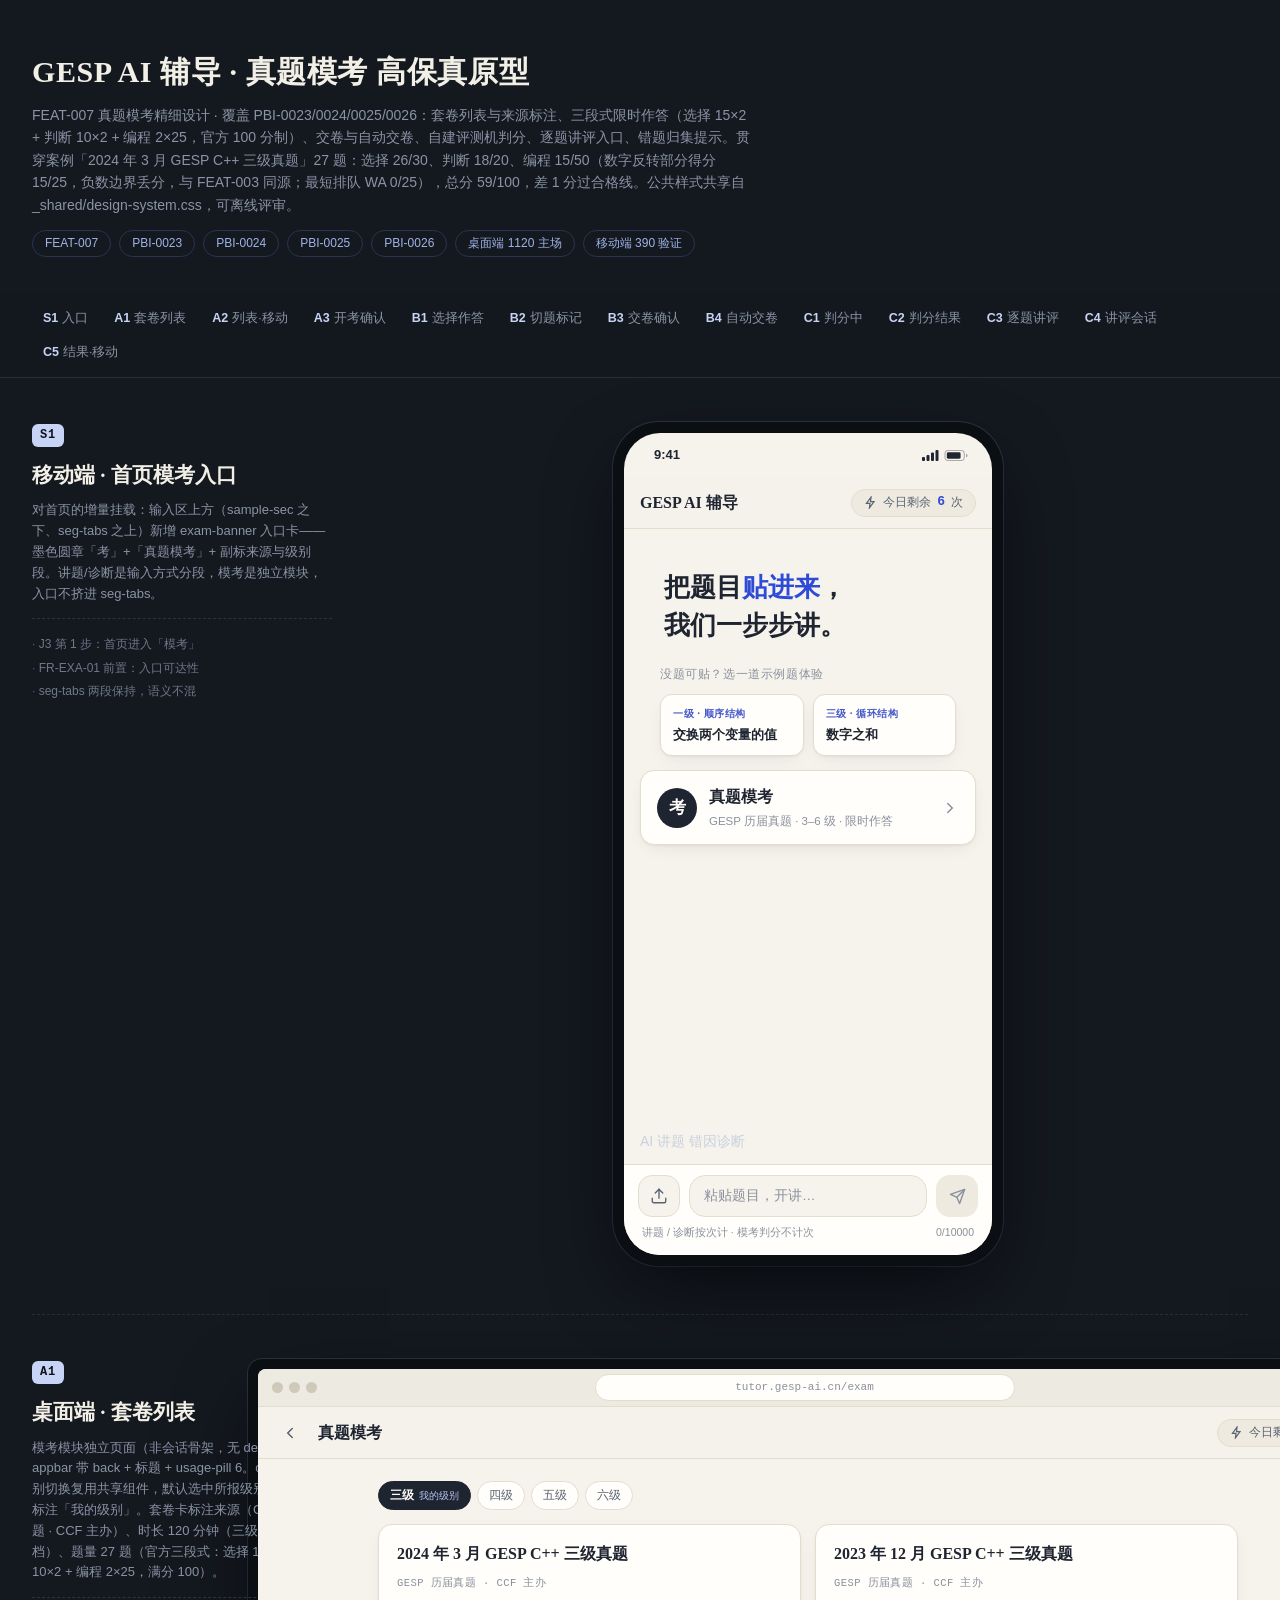
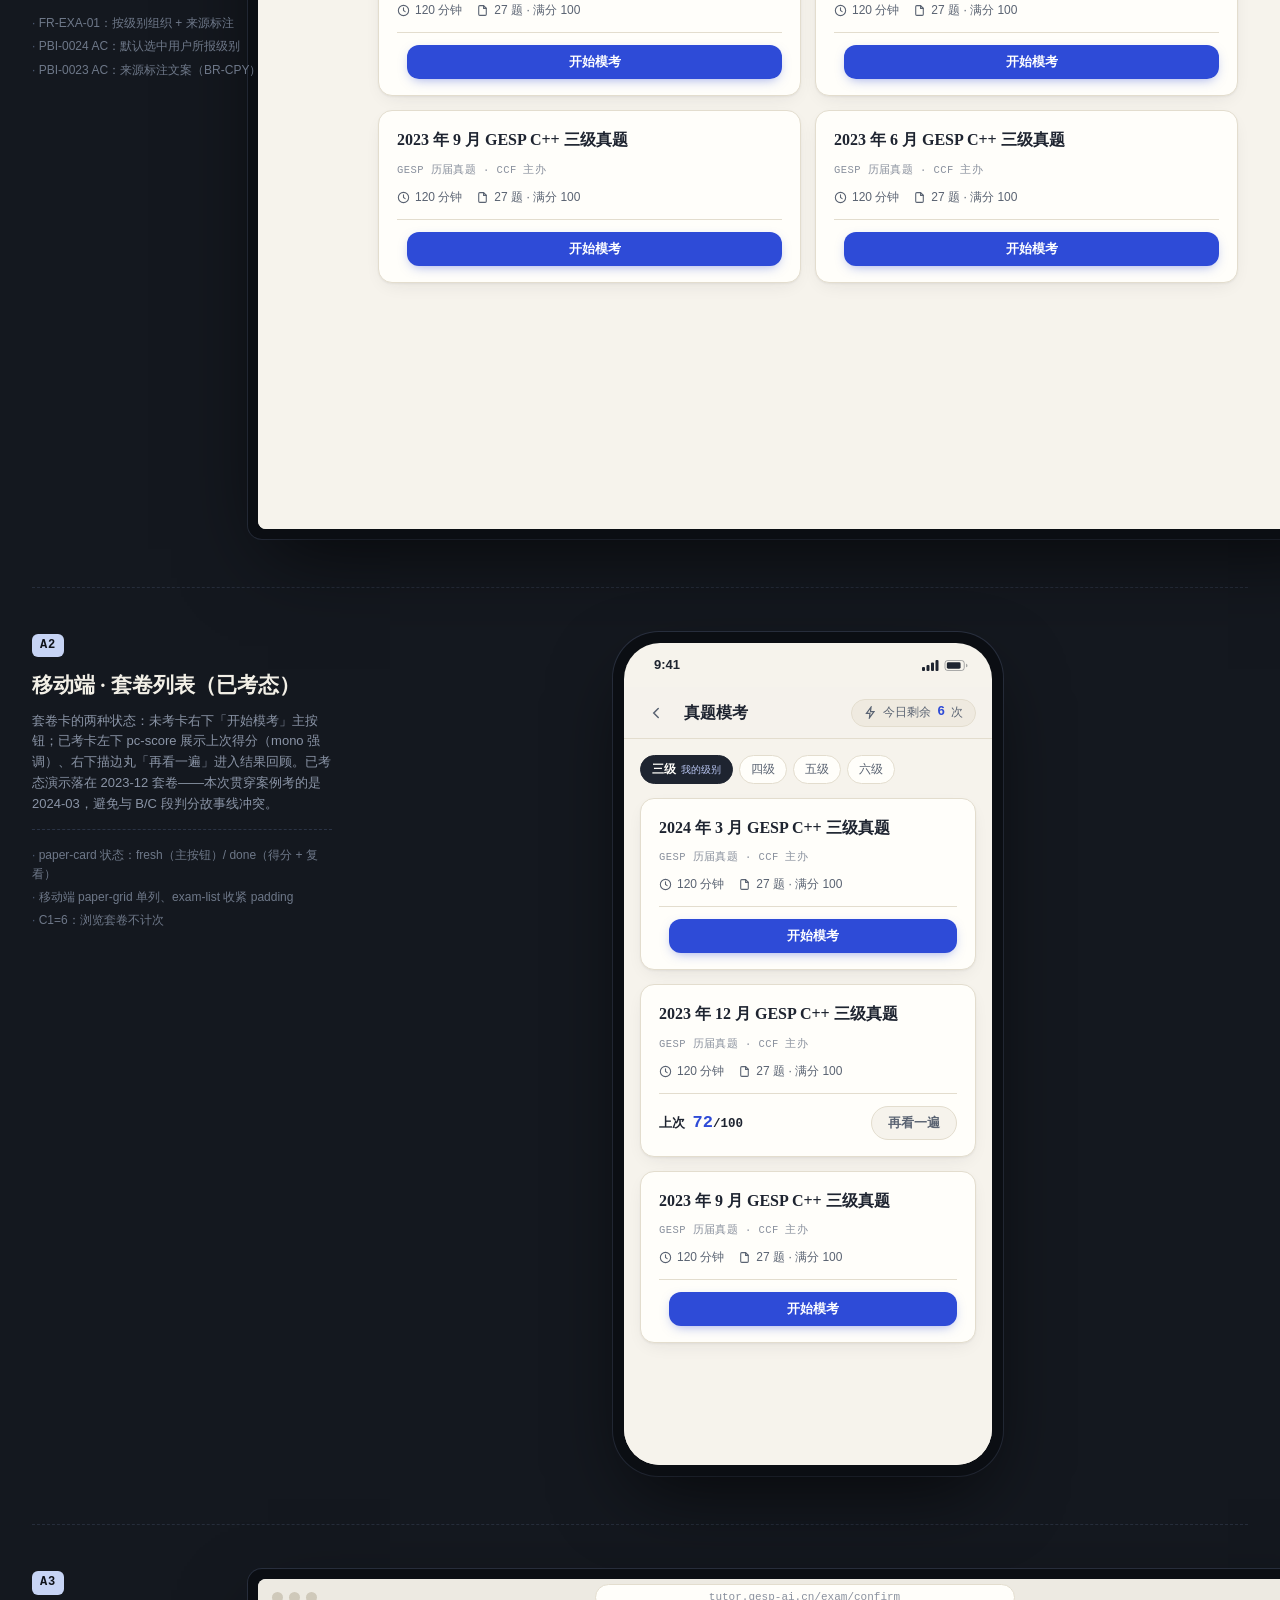
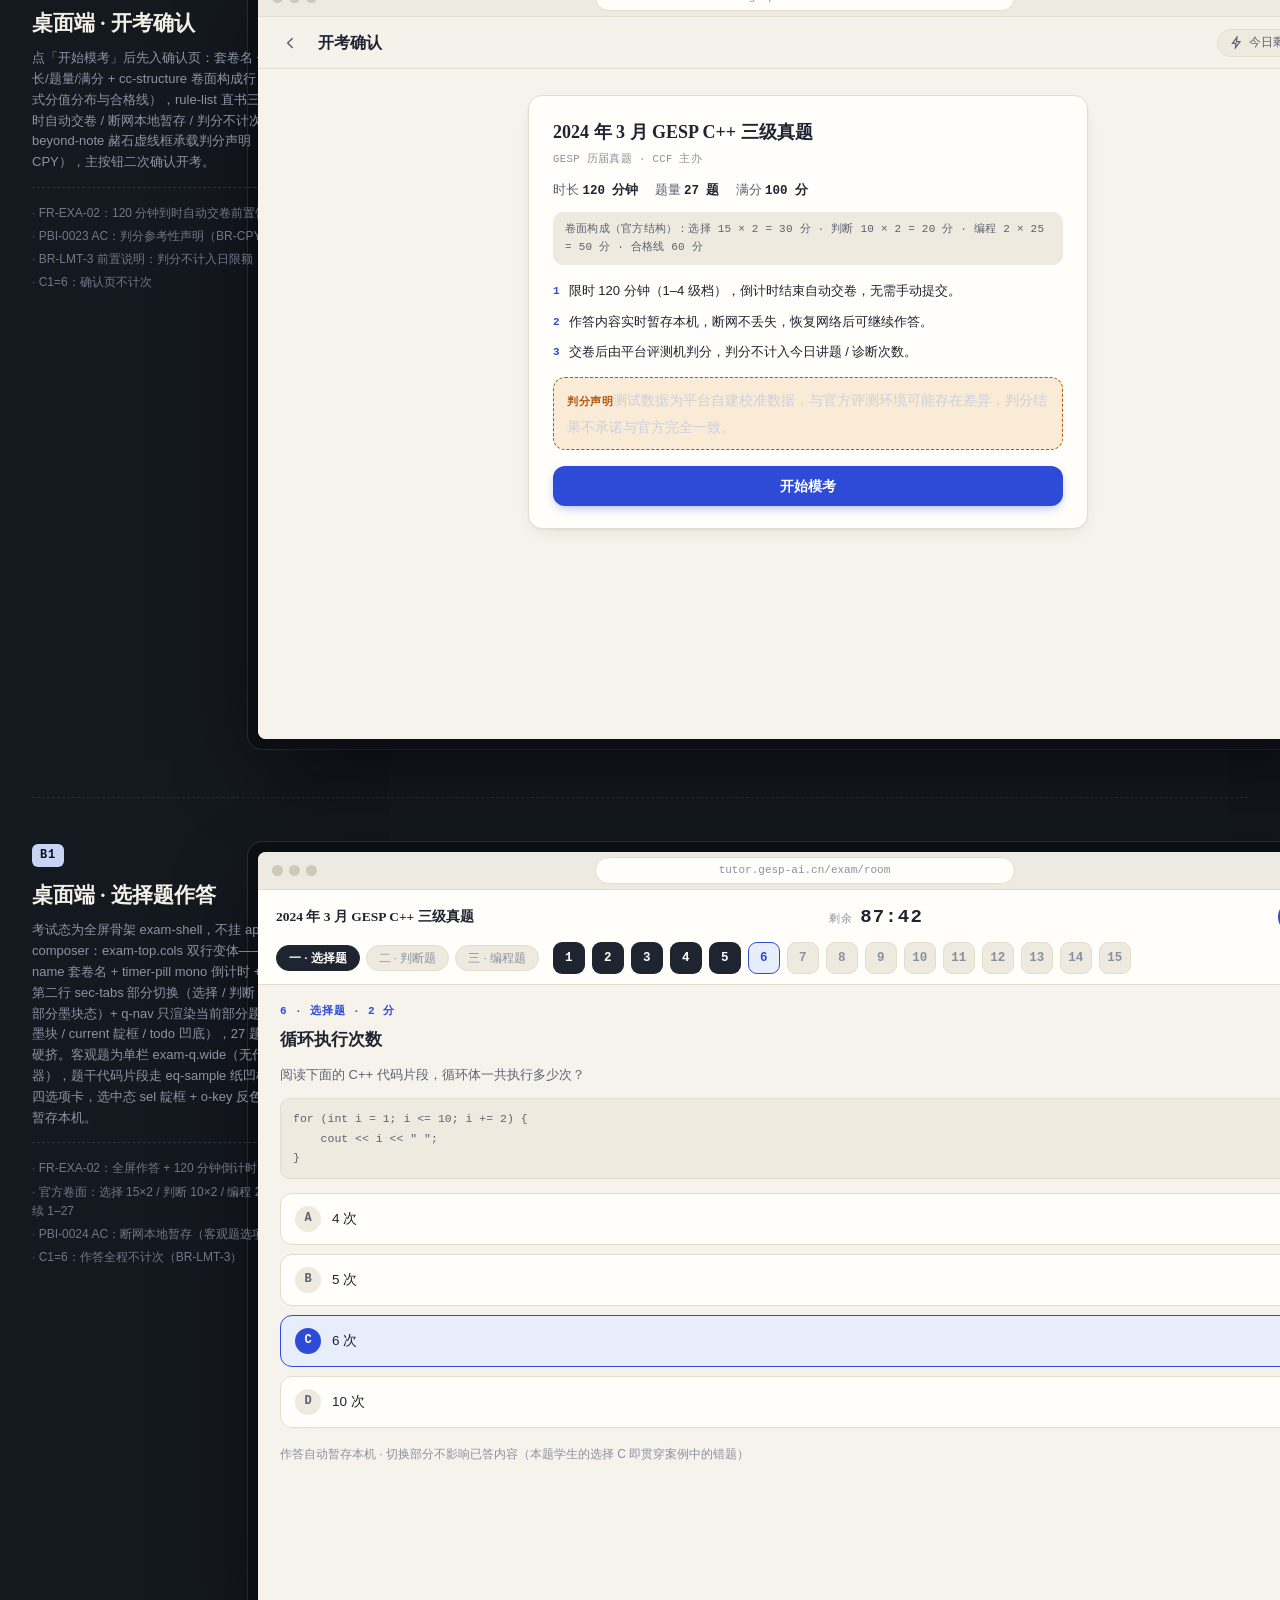
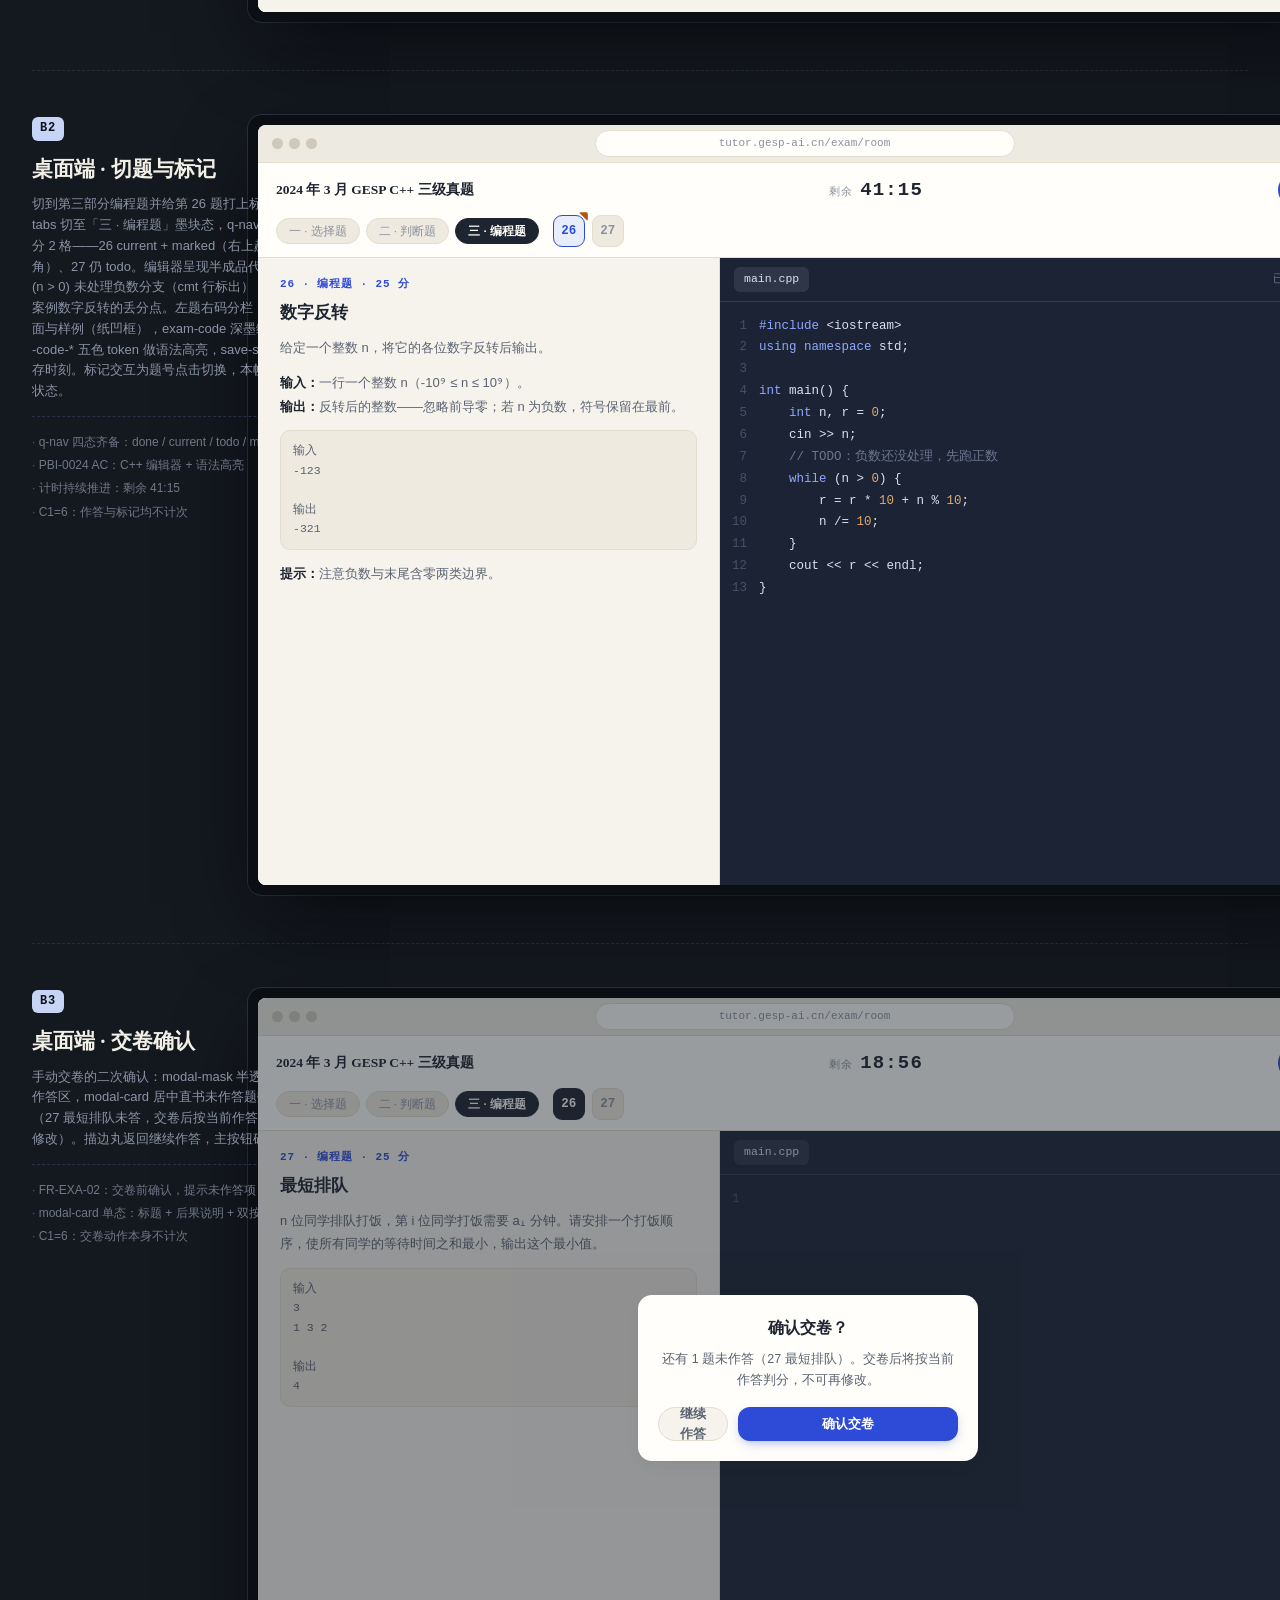
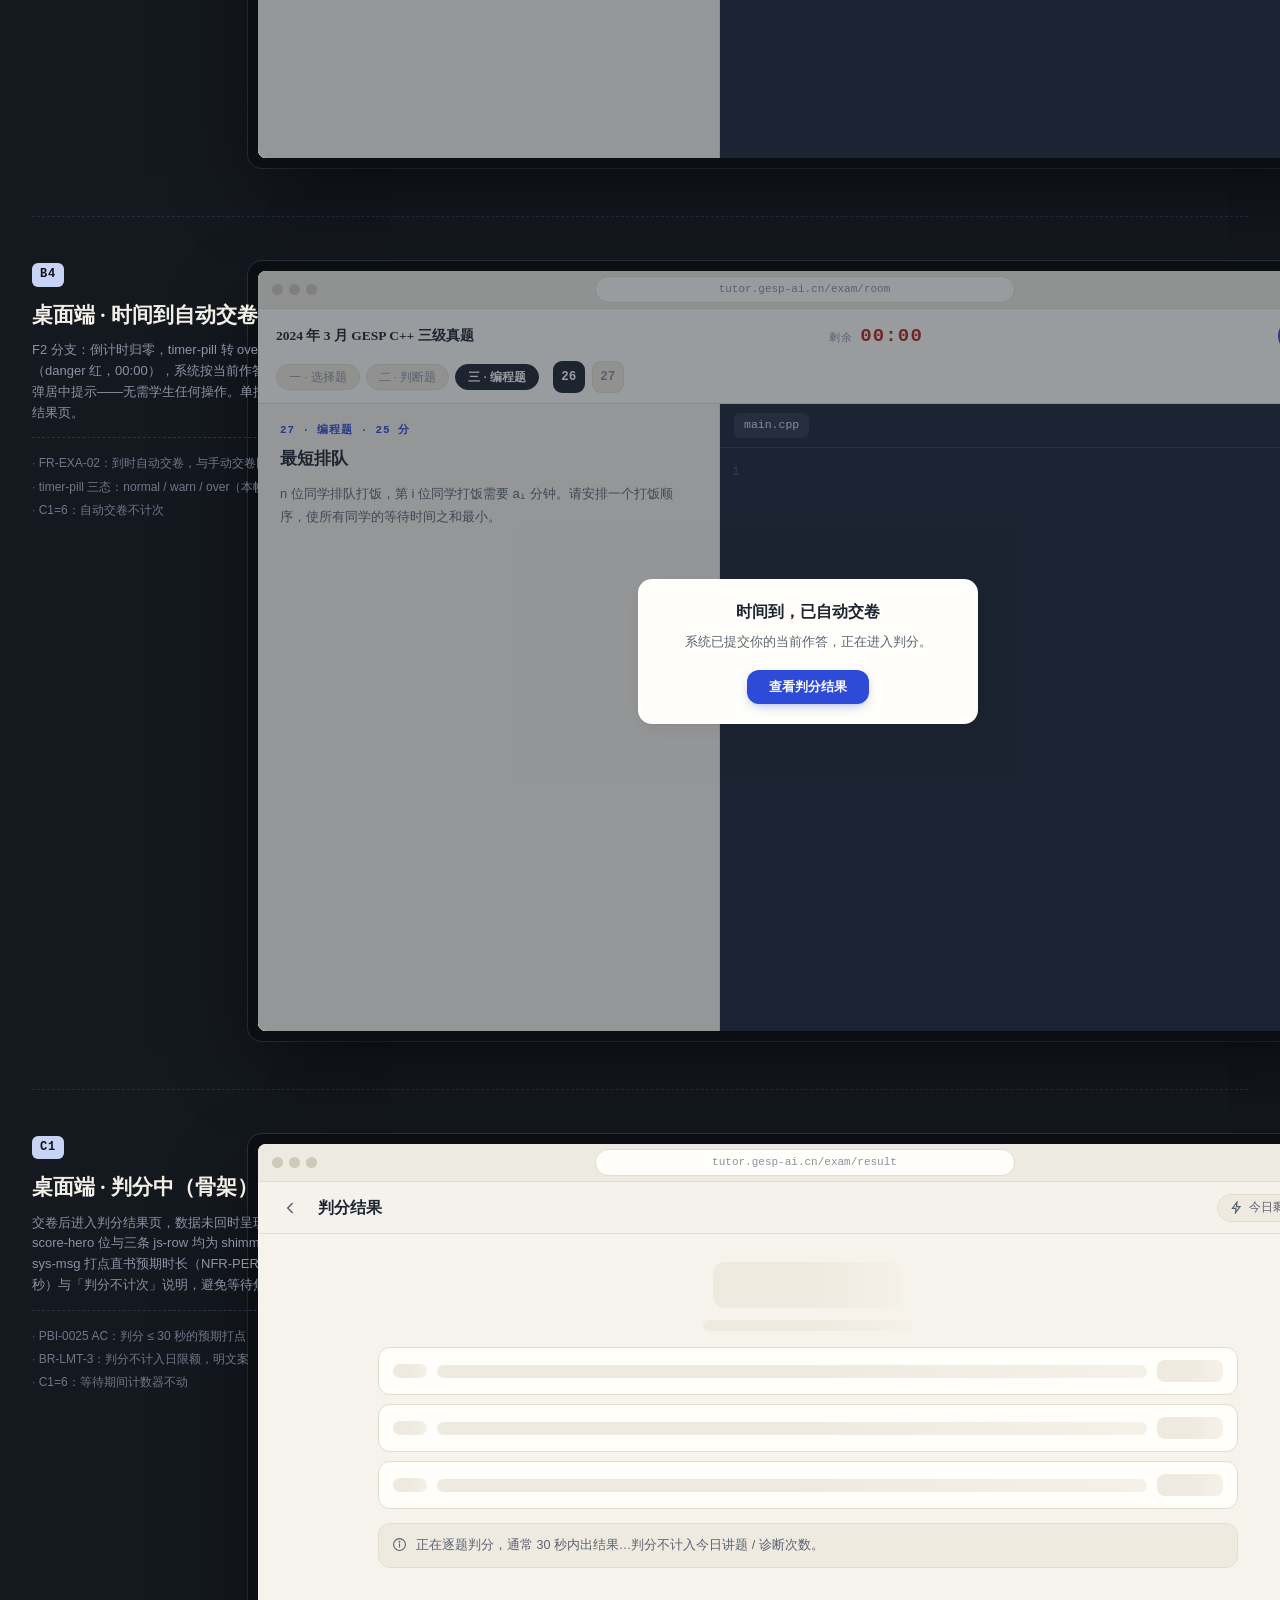
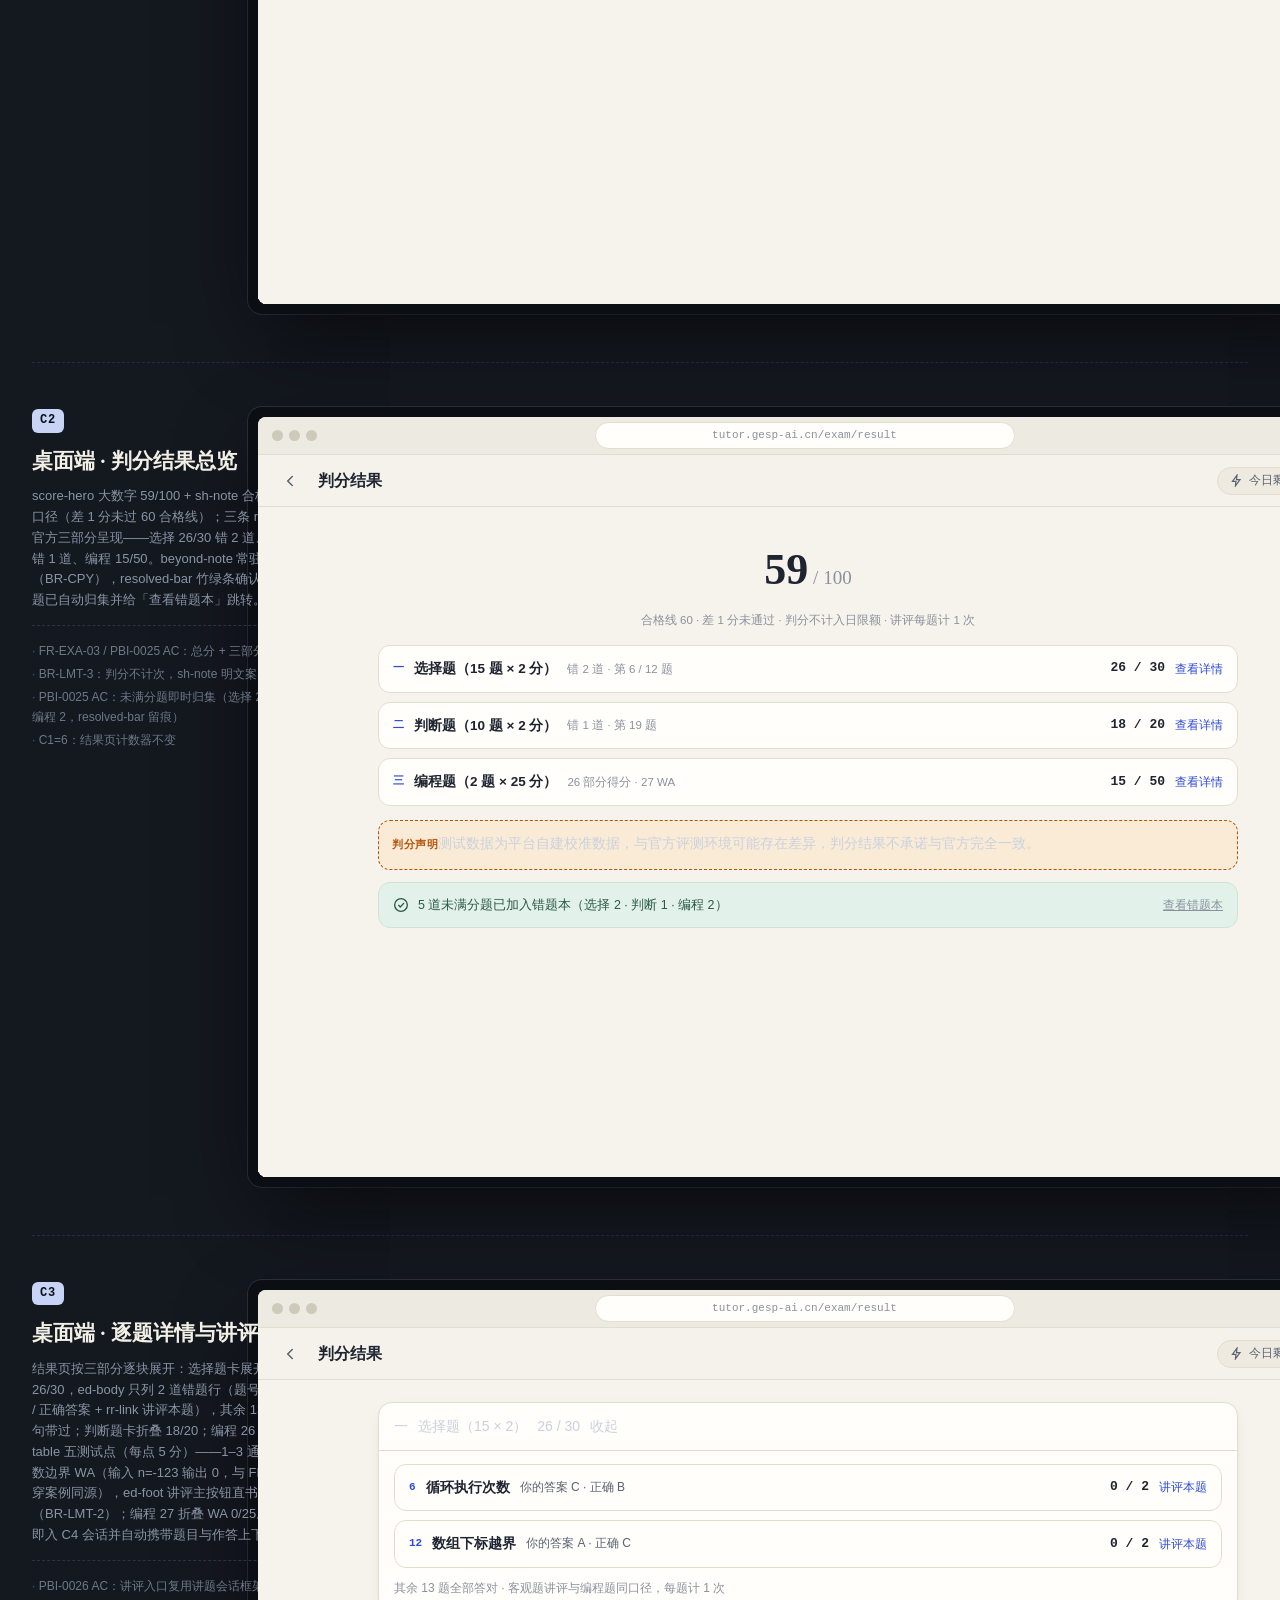
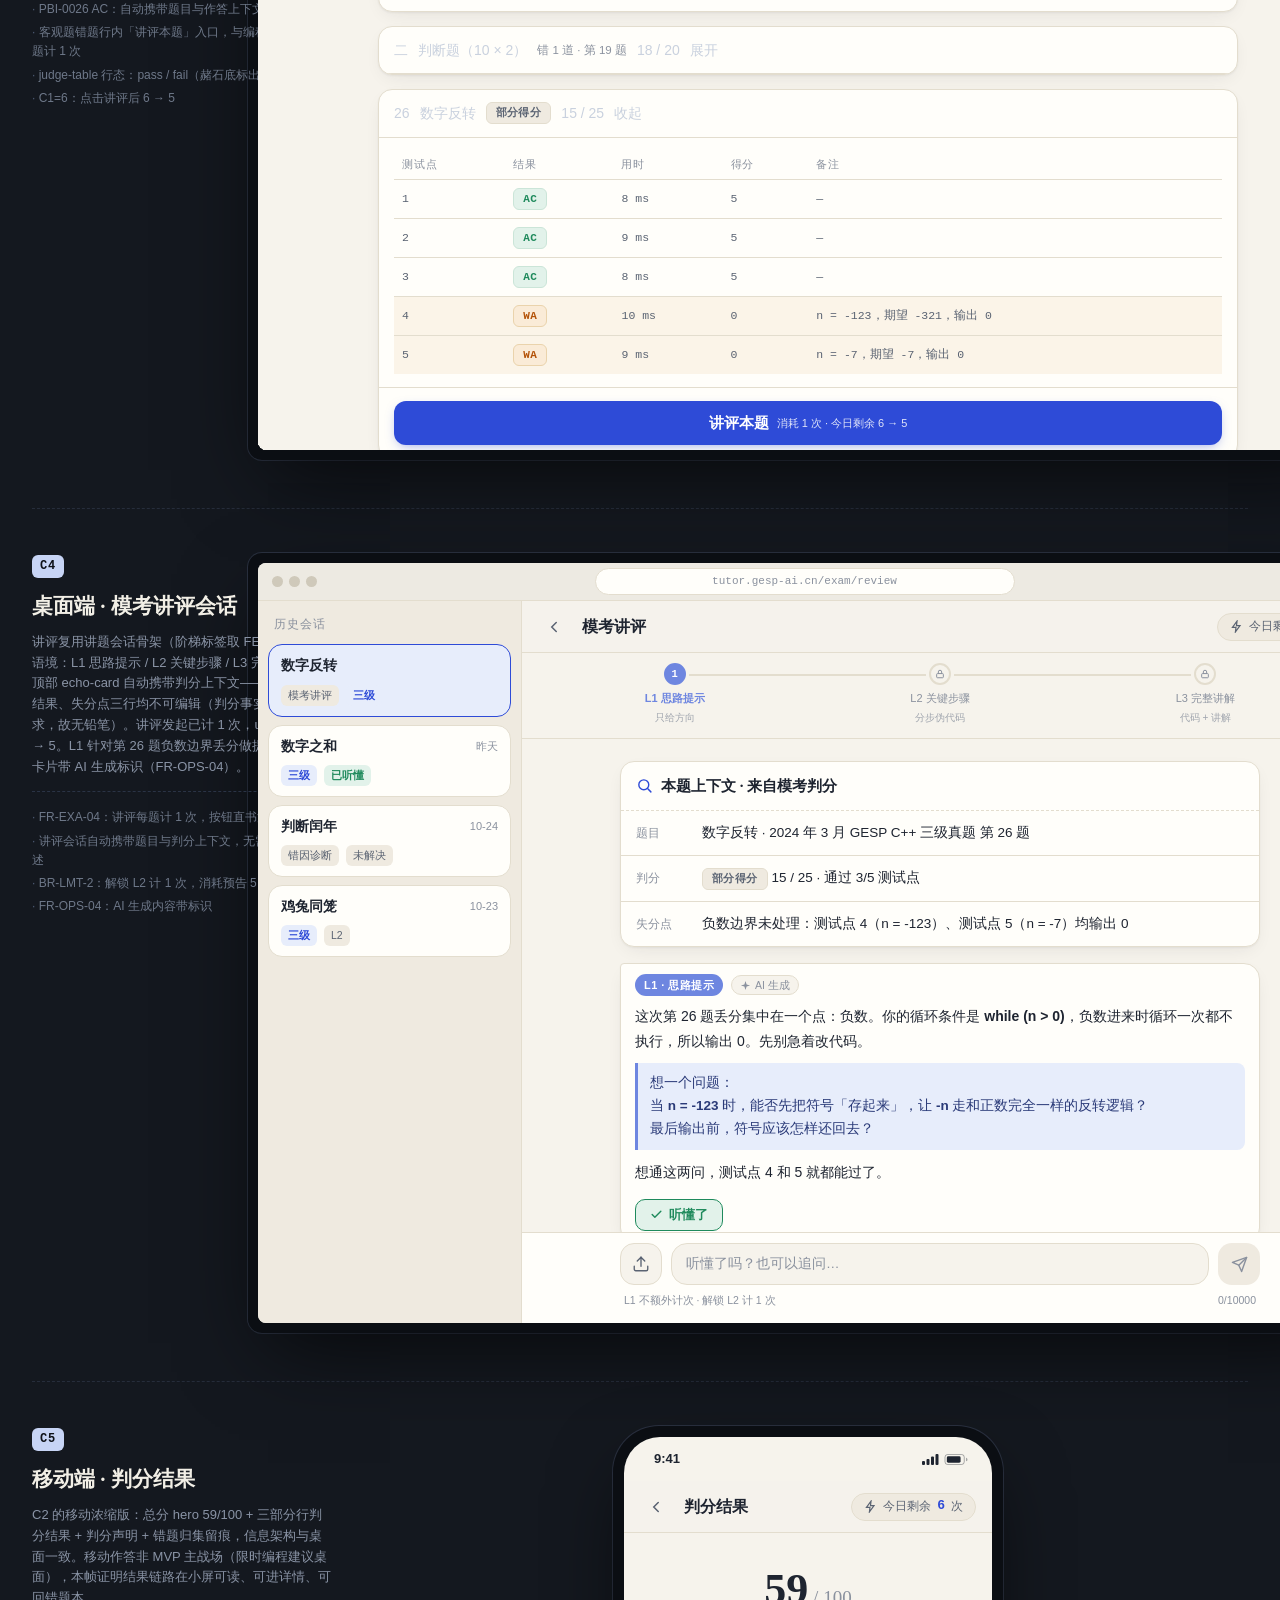
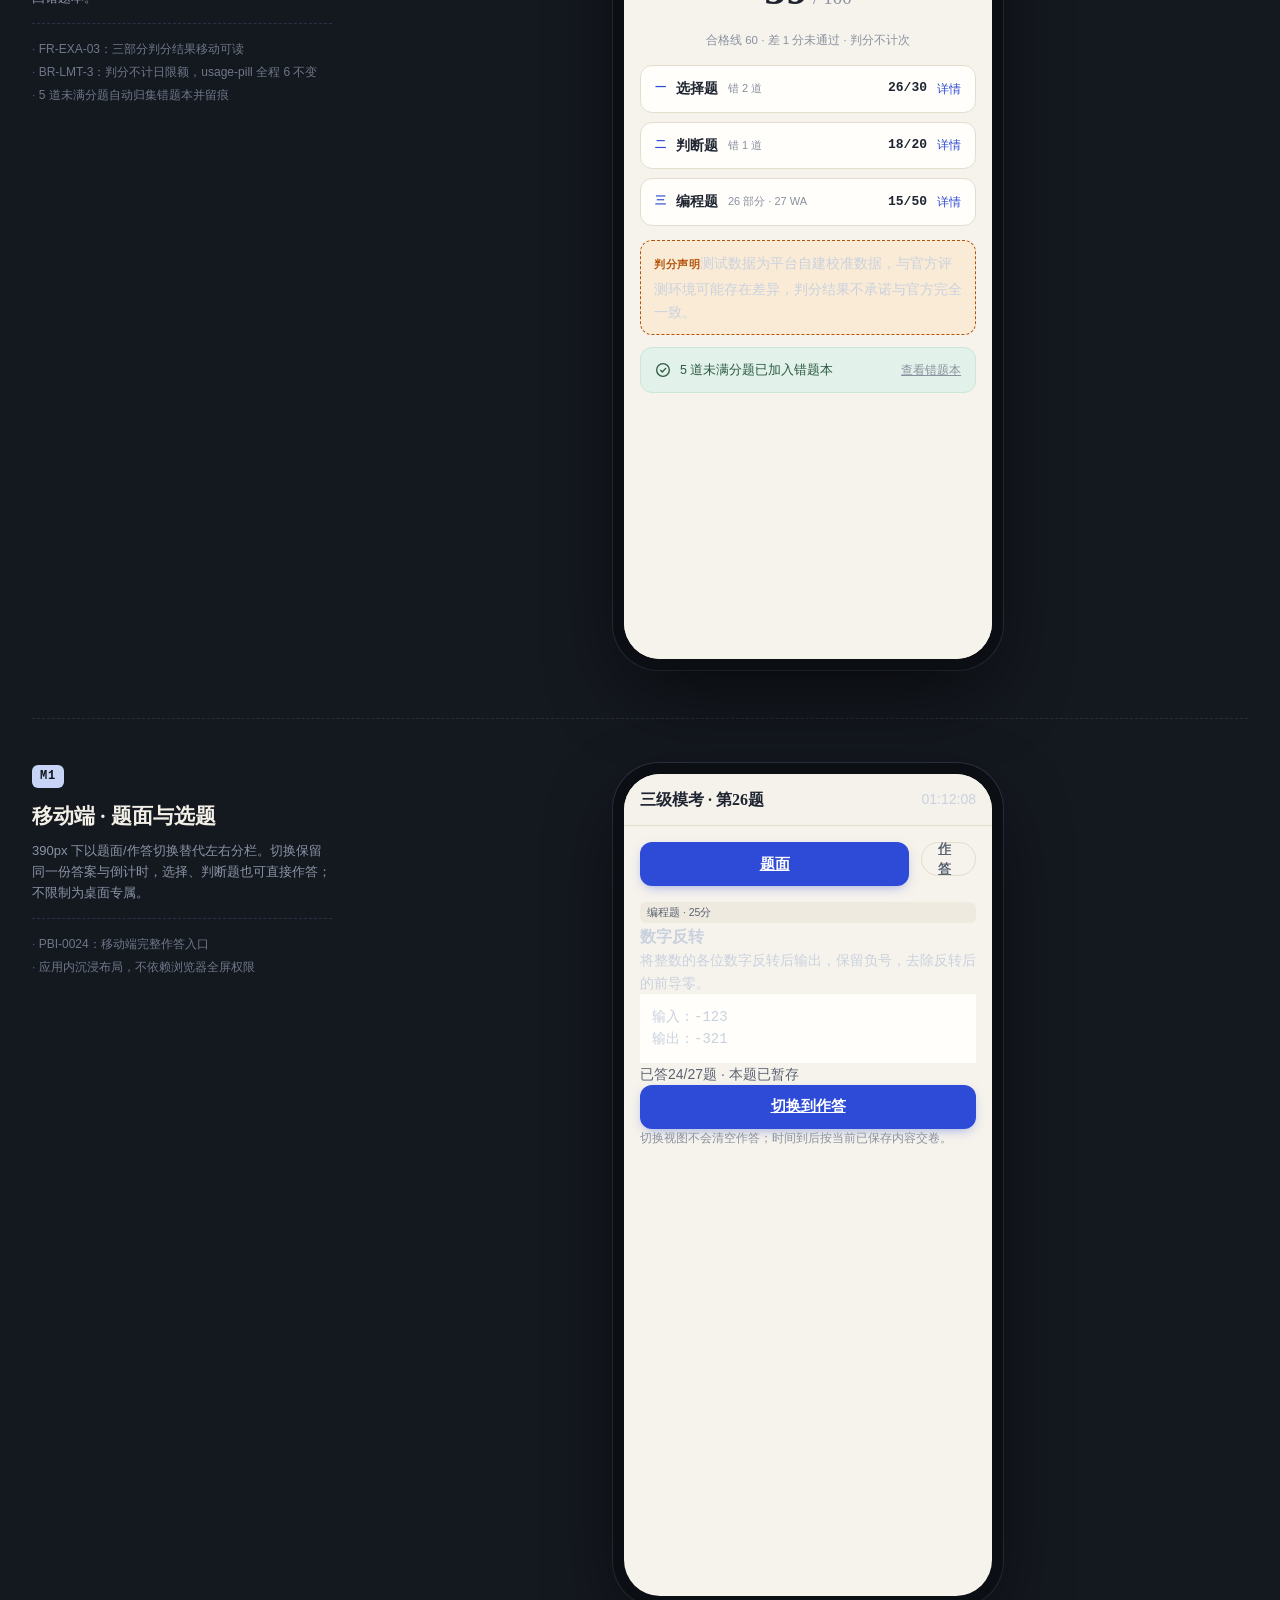
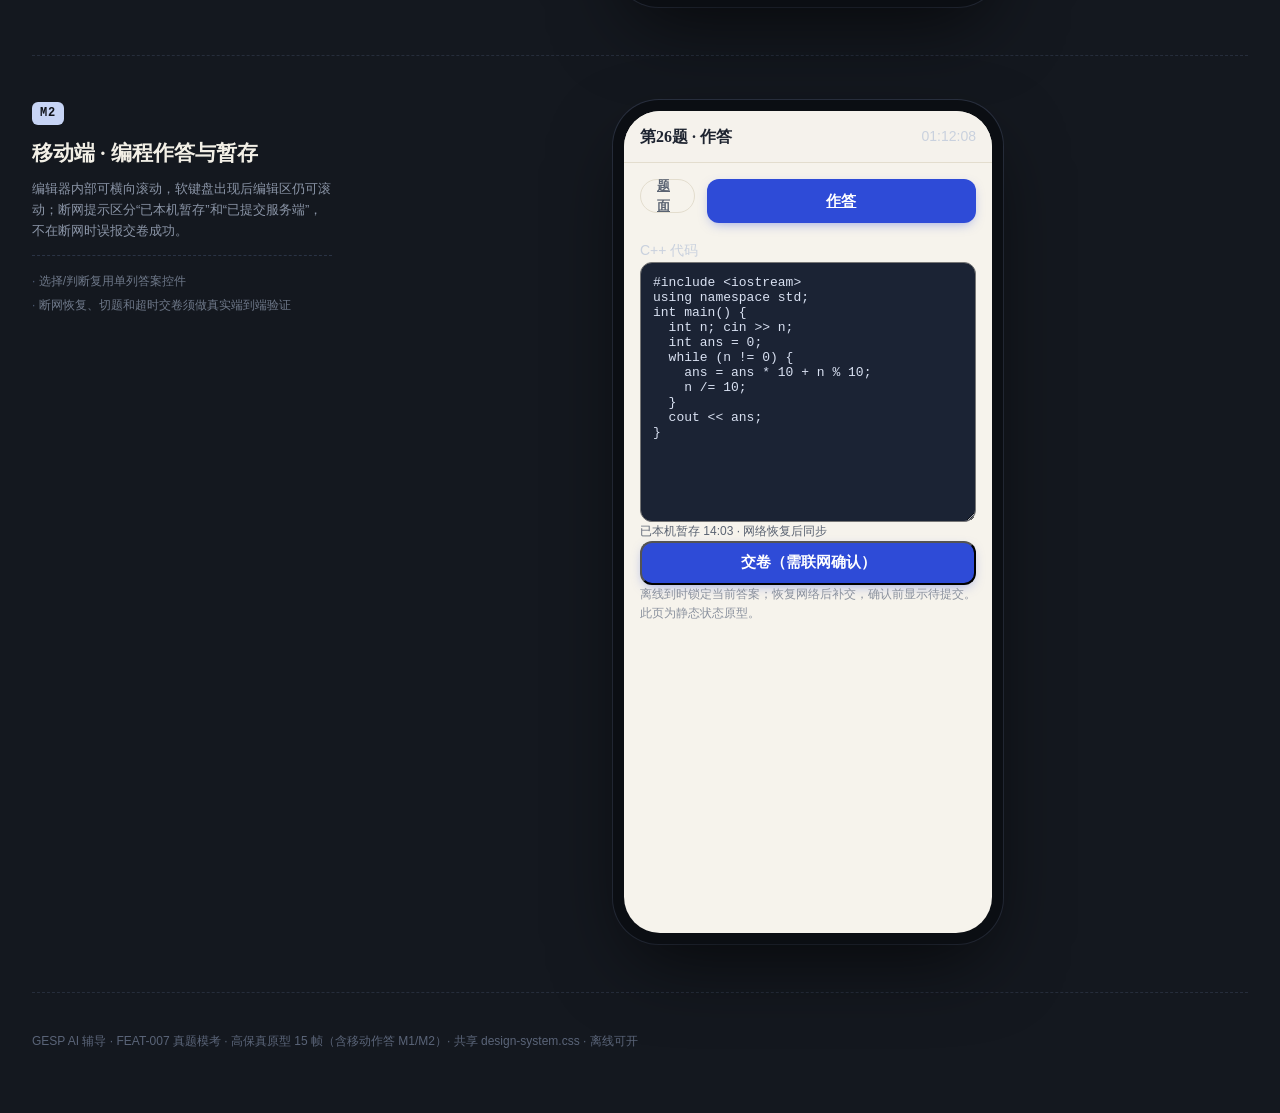
<file: docs/features/feat-007-ux-ui/index.html>
<!DOCTYPE html>
<html lang="zh-CN">
<head>
<meta charset="UTF-8">
<meta name="viewport" content="width=device-width, initial-scale=1.0">
<title>GESP AI 辅导 · 真题模考 高保真原型</title>
<!-- 公共设计系统：tokens / 画廊外壳 / 帧结构 / 设备框 / 会话页公共组件 -->
<link rel="stylesheet" href="../_shared/design-system.css">
<style>
/* ============================================================
   FEAT-007 特性样式（仅模考特有组件，公共组件一律复用共享层）
   ============================================================ */

/* 弹窗定位基准（仅本文件内生效） */
.scr{position:relative}

/* 入口横幅卡 .exam-banner / 描边丸 .btn-line / 深墨编辑器 / 弹窗 已上移共享层 */

/* ---------- 套卷列表页（滚动容器 .exam-list 已上移共享层，此处仅留本特性覆盖项） ---------- */
.exam-list .chip .mine{font-size:10px;color:var(--indigo);margin-left:5px;font-weight:400}
.exam-list .chip.on .mine{color:#B9C6F2}
.paper-grid{display:grid;grid-template-columns:1fr 1fr;gap:14px}

/* ---------- 套卷卡 .paper-card ---------- */
.paper-card{
  background:var(--paper-raised);border:1px solid var(--hairline);
  border-radius:var(--r-card);box-shadow:var(--shadow-raised);
  padding:16px 18px;display:flex;flex-direction:column;gap:9px;
}
.paper-card .pc-name{font-family:var(--f-display);font-size:16px;font-weight:700;color:var(--ink)}
.paper-card .pc-src{font-family:var(--f-mono);font-size:10.5px;color:var(--ink-3);letter-spacing:.04em}
.paper-card .pc-meta{display:flex;gap:14px;font-size:12px;color:var(--ink-2)}
.paper-card .pc-meta span{display:inline-flex;align-items:center;gap:5px}
.paper-card .pc-foot{display:flex;align-items:center;gap:10px;border-top:1px solid var(--hairline);padding-top:12px;margin-top:3px}
.paper-card .pc-foot .grow{flex:1}
.pc-score{font-family:var(--f-mono);font-size:12.5px;font-weight:700;color:var(--ink)}
.pc-score b{color:var(--indigo);font-size:17px}
/* ---------- 开考确认页 ---------- */
.confirm-wrap{flex:1;overflow-y:auto;padding:26px 30px;background:var(--paper);display:flex;justify-content:center}
.confirm-card{
  max-width:560px;width:100%;align-self:flex-start;background:var(--paper-raised);
  border:1px solid var(--hairline);border-radius:var(--r-card);
  box-shadow:var(--shadow-raised);padding:22px 24px;
}
.confirm-card .cc-title{font-family:var(--f-display);font-size:18px;font-weight:700;color:var(--ink)}
.confirm-card .cc-src{font-family:var(--f-mono);font-size:10.5px;color:var(--ink-3);margin-top:4px;letter-spacing:.04em}
.confirm-card .cc-meta{display:flex;gap:16px;margin-top:12px;font-size:12.5px;color:var(--ink-2)}
.confirm-card .cc-meta b{font-family:var(--f-mono);color:var(--ink)}
/* 卷面构成行：官方三段式分值分布 + 合格线 */
.confirm-card .cc-structure{
  margin-top:11px;padding:8px 12px;border-radius:10px;background:var(--paper-sunken);
  font-family:var(--f-mono);font-size:11px;color:var(--ink-2);letter-spacing:.02em;line-height:1.7;
}
.rule-list{display:flex;flex-direction:column;gap:9px;margin:15px 0}
.rule-list .rl{display:flex;gap:9px;font-size:13px;color:var(--ink);line-height:1.65}
.rule-list .rl .no{font-family:var(--f-mono);font-size:11px;color:var(--indigo);font-weight:700;flex-shrink:0;margin-top:2px}
.confirm-card .cc-foot{text-align:center;margin-top:16px}

/* ---------- 全屏作答骨架 .exam-shell / .exam-top / .exam-body / .exam-q / .eq-sample / .btn-submit-exam 已上移共享层（FEAT-008 重练复用） ---------- */
/* 题目导航 .q-nav 三态 + 标记（模考专属，保留内联） */
.q-nav{display:flex;gap:7px}
.q-nav .qn{
  width:32px;height:32px;border-radius:9px;display:grid;place-items:center;
  font-family:var(--f-mono);font-size:12.5px;font-weight:700;position:relative;
}
.q-nav .qn.done{background:var(--ink);color:#FFFEFA}
.q-nav .qn.todo{background:var(--paper-sunken);border:1px solid var(--hairline);color:var(--ink-3)}
.q-nav .qn.current{border:1.5px solid var(--indigo);color:var(--indigo);background:var(--indigo-tint)}
.q-nav .qn.marked::after{
  content:"";position:absolute;top:-4px;right:-4px;width:9px;height:9px;
  background:var(--ochre);clip-path:polygon(0 0,100% 0,100% 100%);border-radius:2px;
}

/* 倒计时丸 .timer-pill */
.timer-pill{display:flex;align-items:baseline;gap:7px;margin:0 auto}
.timer-pill .tp-lbl{font-size:10.5px;color:var(--ink-3);letter-spacing:.12em}
.timer-pill .tp-t{font-family:var(--f-mono);font-size:19px;font-weight:700;color:var(--ink);letter-spacing:.06em}
.timer-pill.warn .tp-t{color:var(--ochre)}
.timer-pill.over .tp-t{color:var(--danger)}

/* ---------- 三段式卷面（官方结构：选择 15×2 + 判断 10×2 + 编程 2×25） ---------- */
/* exam-top 双行变体：27 个题号单行放不下，第一行放卷名/计时/交卷，第二行放部分切换 + 题号 */
.exam-top.cols{flex-direction:column;align-items:stretch;gap:8px}
.exam-top .et-row{display:flex;align-items:center;gap:14px}
/* 部分切换 .sec-tabs */
.sec-tabs{display:flex;gap:6px;flex-shrink:0}
.sec-tabs .st{
  height:26px;padding:0 12px;border-radius:999px;font-size:11.5px;color:var(--ink-3);
  display:inline-flex;align-items:center;gap:5px;
  background:var(--paper-sunken);border:1px solid var(--hairline);
}
.sec-tabs .st.on{background:var(--ink);color:#FFFEFA;border-color:var(--ink);font-weight:600}
/* 客观题作答 .exam-q.wide 与选项列表 .opt-list 已上移共享层（FEAT-008 客观题重练复用） */

/* ---------- 判分结果 ---------- */
.score-hero{text-align:center;padding:6px 0 16px}
.score-hero .sh-num{font-family:var(--f-display);font-size:44px;font-weight:700;color:var(--ink)}
.score-hero .sh-num small{font-size:19px;color:var(--ink-3);font-weight:400}
.score-hero .sh-note{font-size:11.5px;color:var(--ink-3);margin-top:5px}
.result-rows{display:flex;flex-direction:column;gap:9px;margin-bottom:14px}
.result-row{
  display:flex;align-items:center;gap:10px;background:var(--paper-raised);
  border:1px solid var(--hairline);border-radius:12px;padding:12px 14px;
}
.result-row .rr-no{font-family:var(--f-mono);font-size:11px;color:var(--indigo);font-weight:700}
.result-row .rr-name{font-size:13.5px;font-weight:600;color:var(--ink)}
.result-row .rr-score{margin-left:auto;font-family:var(--f-mono);font-size:13px;font-weight:700;color:var(--ink)}
.result-row .rr-link{font-size:11.5px;color:var(--indigo);flex-shrink:0}

/* 逐题评测详情卡 */
.exam-detail{
  background:var(--paper-raised);border:1px solid var(--hairline);
  border-radius:var(--r-card);box-shadow:var(--shadow-raised);
  margin-bottom:14px;overflow:hidden;
}
.exam-detail .ed-head{display:flex;align-items:center;gap:10px;padding:12px 15px;border-bottom:1px solid var(--hairline)}
.exam-detail .ed-body{padding:13px 15px}
.exam-detail .ed-foot{padding:13px 15px;border-top:1px solid var(--hairline);text-align:center}

/* 评测点表格 .judge-table */
.judge-table{width:100%;border-collapse:collapse;font-family:var(--f-mono);font-size:11.5px}
.judge-table th{text-align:left;font-size:10.5px;color:var(--ink-3);letter-spacing:.08em;font-weight:400;padding:6px 8px;border-bottom:1px solid var(--hairline)}
.judge-table td{padding:8px;border-bottom:1px solid var(--hairline);color:var(--ink-2)}
.judge-table tr:last-child td{border-bottom:none}
.judge-table tr.fail td{background:#FBF4E8}

/* 判分中骨架行 */
.judge-skel{display:flex;flex-direction:column;gap:9px;margin-bottom:14px}
.judge-skel .js-row{display:flex;align-items:center;gap:10px;background:var(--paper-raised);border:1px solid var(--hairline);border-radius:12px;padding:12px 14px}
</style>
</head>
<body>

<!-- ================= 画廊头部与导航（非产品 UI） ================= -->
<header class="gallery-head">
  <h1>GESP AI 辅导 · 真题模考 高保真原型</h1>
  <p>FEAT-007 真题模考精细设计 · 覆盖 PBI-0023/0024/0025/0026：套卷列表与来源标注、三段式限时作答（选择 15×2 + 判断 10×2 + 编程 2×25，官方 100 分制）、交卷与自动交卷、自建评测机判分、逐题讲评入口、错题归集提示。贯穿案例「2024 年 3 月 GESP C++ 三级真题」27 题：选择 26/30、判断 18/20、编程 15/50（数字反转部分得分 15/25，负数边界丢分，与 FEAT-003 同源；最短排队 WA 0/25），总分 59/100，差 1 分过合格线。公共样式共享自 _shared/design-system.css，可离线评审。</p>
  <div class="tags">
    <span>FEAT-007</span><span>PBI-0023</span><span>PBI-0024</span><span>PBI-0025</span><span>PBI-0026</span>
    <span>桌面端 1120 主场</span><span>移动端 390 验证</span>
  </div>
</header>
<div class="gallery-nav">
  <nav>
    <a href="#s1"><b>S1</b>入口</a>
    <a href="#a1"><b>A1</b>套卷列表</a>
    <a href="#a2"><b>A2</b>列表·移动</a>
    <a href="#a3"><b>A3</b>开考确认</a>
    <a href="#b1"><b>B1</b>选择作答</a>
    <a href="#b2"><b>B2</b>切题标记</a>
    <a href="#b3"><b>B3</b>交卷确认</a>
    <a href="#b4"><b>B4</b>自动交卷</a>
    <a href="#c1"><b>C1</b>判分中</a>
    <a href="#c2"><b>C2</b>判分结果</a>
    <a href="#c3"><b>C3</b>逐题讲评</a>
    <a href="#c4"><b>C4</b>讲评会话</a>
    <a href="#c5"><b>C5</b>结果·移动</a>
  </nav>
</div>

<!-- ==================== S1 移动 · 首页模考入口 ==================== -->
<section class="frame" id="s1">
  <div class="frame-meta">
    <span class="fid">S1</span>
    <h2>移动端 · 首页模考入口</h2>
    <p>对首页的增量挂载：输入区上方（sample-sec 之下、seg-tabs 之上）新增 exam-banner 入口卡——墨色圆章「考」+「真题模考」+ 副标来源与级别段。讲题/诊断是输入方式分段，模考是独立模块，入口不挤进 seg-tabs。</p>
    <ul class="ac">
      <li>J3 第 1 步：首页进入「模考」</li>
      <li>FR-EXA-01 前置：入口可达性</li>
      <li>seg-tabs 两段保持，语义不混</li>
    </ul>
  </div>
  <div class="frame-stage">
    <div class="device phone"><div class="scr">
      <div class="statusbar"><span>9:41</span><span class="sic">
        <svg width="17" height="11" viewBox="0 0 17 11" fill="currentColor"><rect x="0" y="7" width="3" height="4" rx="1"/><rect x="4.5" y="5" width="3" height="6" rx="1"/><rect x="9" y="2.5" width="3" height="8.5" rx="1"/><rect x="13.5" y="0" width="3" height="11" rx="1"/></svg>
        <svg width="24" height="11" viewBox="0 0 25 12" fill="none"><rect x="0.5" y="0.5" width="21" height="11" rx="3" stroke="currentColor" opacity=".4"/><rect x="2.5" y="2.5" width="15" height="7" rx="1.5" fill="currentColor"/><path d="M23.5 4v4c1-.3 1.5-1 1.5-2s-.5-1.7-1.5-2z" fill="currentColor" opacity=".4"/></svg>
      </span></div>
      <div class="appbar">
        <span class="title">GESP AI 辅导</span>
        <span class="spacer"></span>
        <span class="usage-pill"><svg width="13" height="13" viewBox="0 0 24 24" fill="none" stroke="currentColor" stroke-width="2.2" stroke-linecap="round"><path d="M13 2L4.5 13.5H11L10 22l8.5-11.5H12L13 2z"/></svg>今日剩余 <b>6</b> 次</span>
      </div>
      <div class="flow">
        <div class="home-hero" style="padding-top:22px">
          <div class="hi">把题目<em>贴进来</em>，<br>我们一步步讲。</div>
        </div>
        <div class="sample-sec">
          <div class="ss-t">没题可贴？选一道示例题体验</div>
          <div class="sample-grid">
            <div class="sample-item"><div class="lv">一级 · 顺序结构</div><div class="tt">交换两个变量的值</div></div>
            <div class="sample-item"><div class="lv">三级 · 循环结构</div><div class="tt">数字之和</div></div>
          </div>
        </div>
        <!-- 模考入口卡：独立挂载于输入区上方 -->
        <div class="exam-banner">
          <span class="eb-seal">考</span>
          <span class="eb-main">
            <span class="eb-t">真题模考</span>
            <div class="eb-sub">GESP 历届真题 · 3–6 级 · 限时作答</div>
          </span>
          <svg class="eb-arrow" width="18" height="18" viewBox="0 0 24 24" fill="none" stroke="currentColor" stroke-width="2" stroke-linecap="round"><path d="M9 6l6 6-6 6"/></svg>
        </div>
      </div>
      <div class="seg-tabs" style="width:calc(100% - 32px);margin:0 16px 12px">
        <span class="seg on">AI 讲题</span>
        <span class="seg">错因诊断</span>
      </div>
      <div class="composer">
        <div class="row">
          <span class="icon-btn"><svg width="18" height="18" viewBox="0 0 24 24" fill="none" stroke="currentColor" stroke-width="1.8" stroke-linecap="round"><path d="M21 15V19a2 2 0 01-2 2H5a2 2 0 01-2-2v-4"/><path d="M17 8l-5-5-5 5"/><path d="M12 3v12"/></svg></span>
          <div class="input-box"><span class="ph">粘贴题目，开讲…</span></div>
          <span class="send-btn"><svg width="17" height="17" viewBox="0 0 24 24" fill="none" stroke="currentColor" stroke-width="2" stroke-linecap="round" stroke-linejoin="round"><path d="M22 2L11 13"/><path d="M22 2l-7 20-4-9-9-4 20-7z"/></svg></span>
        </div>
        <div class="tips"><span>讲题 / 诊断按次计 · 模考判分不计次</span><span>0/10000</span></div>
      </div>
    </div></div>
  </div>
</section>
<div class="frame-end"><hr></div>

<!-- ==================== A1 桌面 · 套卷列表 ==================== -->
<section class="frame" id="a1">
  <div class="frame-meta">
    <span class="fid">A1</span>
    <h2>桌面端 · 套卷列表</h2>
    <p>模考模块独立页面（非会话骨架，无 desk-side）：appbar 带 back + 标题 + usage-pill 6。chip-row 级别切换复用共享组件，默认选中所报级别「三级」并标注「我的级别」。套卷卡标注来源（GESP 历届真题 · CCF 主办）、时长 120 分钟（三级属 1–4 级档）、题量 27 题（官方三段式：选择 15×2 + 判断 10×2 + 编程 2×25，满分 100）。</p>
    <ul class="ac">
      <li>FR-EXA-01：按级别组织 + 来源标注</li>
      <li>PBI-0024 AC：默认选中用户所报级别</li>
      <li>PBI-0023 AC：来源标注文案（BR-CPY）</li>
    </ul>
  </div>
  <div class="frame-stage">
    <div class="device desktop"><div class="scr">
      <div class="browser-bar">
        <span class="dots"><i></i><i></i><i></i></span>
        <span class="url">tutor.gesp-ai.cn/exam</span>
        <span style="width:52px"></span>
      </div>
      <div class="appbar">
        <span class="back"><svg width="18" height="18" viewBox="0 0 24 24" fill="none" stroke="currentColor" stroke-width="2" stroke-linecap="round"><path d="M15 18l-6-6 6-6"/></svg></span>
        <span class="title">真题模考</span>
        <span class="spacer"></span>
        <span class="usage-pill"><svg width="13" height="13" viewBox="0 0 24 24" fill="none" stroke="currentColor" stroke-width="2.2" stroke-linecap="round"><path d="M13 2L4.5 13.5H11L10 22l8.5-11.5H12L13 2z"/></svg>今日剩余 <b>6</b> 次</span>
      </div>
      <div class="exam-list"><div class="el-inner">
        <div class="chip-row">
          <span class="chip on">三级<span class="mine">我的级别</span></span>
          <span class="chip">四级</span>
          <span class="chip">五级</span>
          <span class="chip">六级</span>
        </div>
        <div class="paper-grid">
          <div class="paper-card">
            <div class="pc-name">2024 年 3 月 GESP C++ 三级真题</div>
            <div class="pc-src">GESP 历届真题 · CCF 主办</div>
            <div class="pc-meta">
              <span><svg width="13" height="13" viewBox="0 0 24 24" fill="none" stroke="currentColor" stroke-width="2" stroke-linecap="round"><circle cx="12" cy="12" r="9.5"/><path d="M12 7v5l3 2"/></svg>120 分钟</span>
              <span><svg width="13" height="13" viewBox="0 0 24 24" fill="none" stroke="currentColor" stroke-width="2" stroke-linecap="round"><path d="M14 3H7a2 2 0 00-2 2v14a2 2 0 002 2h10a2 2 0 002-2V8z"/><path d="M14 3v5h5"/></svg>27 题 · 满分 100</span>
            </div>
            <div class="pc-foot">
              <span class="grow"></span>
              <span class="btn-primary" style="height:34px;padding:0 18px;font-size:12.5px">开始模考</span>
            </div>
          </div>
          <div class="paper-card">
            <div class="pc-name">2023 年 12 月 GESP C++ 三级真题</div>
            <div class="pc-src">GESP 历届真题 · CCF 主办</div>
            <div class="pc-meta">
              <span><svg width="13" height="13" viewBox="0 0 24 24" fill="none" stroke="currentColor" stroke-width="2" stroke-linecap="round"><circle cx="12" cy="12" r="9.5"/><path d="M12 7v5l3 2"/></svg>120 分钟</span>
              <span><svg width="13" height="13" viewBox="0 0 24 24" fill="none" stroke="currentColor" stroke-width="2" stroke-linecap="round"><path d="M14 3H7a2 2 0 00-2 2v14a2 2 0 002 2h10a2 2 0 002-2V8z"/><path d="M14 3v5h5"/></svg>27 题 · 满分 100</span>
            </div>
            <div class="pc-foot">
              <span class="grow"></span>
              <span class="btn-primary" style="height:34px;padding:0 18px;font-size:12.5px">开始模考</span>
            </div>
          </div>
          <div class="paper-card">
            <div class="pc-name">2023 年 9 月 GESP C++ 三级真题</div>
            <div class="pc-src">GESP 历届真题 · CCF 主办</div>
            <div class="pc-meta">
              <span><svg width="13" height="13" viewBox="0 0 24 24" fill="none" stroke="currentColor" stroke-width="2" stroke-linecap="round"><circle cx="12" cy="12" r="9.5"/><path d="M12 7v5l3 2"/></svg>120 分钟</span>
              <span><svg width="13" height="13" viewBox="0 0 24 24" fill="none" stroke="currentColor" stroke-width="2" stroke-linecap="round"><path d="M14 3H7a2 2 0 00-2 2v14a2 2 0 002 2h10a2 2 0 002-2V8z"/><path d="M14 3v5h5"/></svg>27 题 · 满分 100</span>
            </div>
            <div class="pc-foot">
              <span class="grow"></span>
              <span class="btn-primary" style="height:34px;padding:0 18px;font-size:12.5px">开始模考</span>
            </div>
          </div>
          <div class="paper-card">
            <div class="pc-name">2023 年 6 月 GESP C++ 三级真题</div>
            <div class="pc-src">GESP 历届真题 · CCF 主办</div>
            <div class="pc-meta">
              <span><svg width="13" height="13" viewBox="0 0 24 24" fill="none" stroke="currentColor" stroke-width="2" stroke-linecap="round"><circle cx="12" cy="12" r="9.5"/><path d="M12 7v5l3 2"/></svg>120 分钟</span>
              <span><svg width="13" height="13" viewBox="0 0 24 24" fill="none" stroke="currentColor" stroke-width="2" stroke-linecap="round"><path d="M14 3H7a2 2 0 00-2 2v14a2 2 0 002 2h10a2 2 0 002-2V8z"/><path d="M14 3v5h5"/></svg>27 题 · 满分 100</span>
            </div>
            <div class="pc-foot">
              <span class="grow"></span>
              <span class="btn-primary" style="height:34px;padding:0 18px;font-size:12.5px">开始模考</span>
            </div>
          </div>
        </div>
      </div></div>
    </div></div>
  </div>
</section>
<div class="frame-end"><hr></div>

<!-- ==================== A2 移动 · 套卷列表（已考态） ==================== -->
<section class="frame" id="a2">
  <div class="frame-meta">
    <span class="fid">A2</span>
    <h2>移动端 · 套卷列表（已考态）</h2>
    <p>套卷卡的两种状态：未考卡右下「开始模考」主按钮；已考卡左下 pc-score 展示上次得分（mono 强调）、右下描边丸「再看一遍」进入结果回顾。已考态演示落在 2023-12 套卷——本次贯穿案例考的是 2024-03，避免与 B/C 段判分故事线冲突。</p>
    <ul class="ac">
      <li>paper-card 状态：fresh（主按钮）/ done（得分 + 复看）</li>
      <li>移动端 paper-grid 单列、exam-list 收紧 padding</li>
      <li>C1=6：浏览套卷不计次</li>
    </ul>
  </div>
  <div class="frame-stage">
    <div class="device phone"><div class="scr">
      <div class="statusbar"><span>9:41</span><span class="sic">
        <svg width="17" height="11" viewBox="0 0 17 11" fill="currentColor"><rect x="0" y="7" width="3" height="4" rx="1"/><rect x="4.5" y="5" width="3" height="6" rx="1"/><rect x="9" y="2.5" width="3" height="8.5" rx="1"/><rect x="13.5" y="0" width="3" height="11" rx="1"/></svg>
        <svg width="24" height="11" viewBox="0 0 25 12" fill="none"><rect x="0.5" y="0.5" width="21" height="11" rx="3" stroke="currentColor" opacity=".4"/><rect x="2.5" y="2.5" width="15" height="7" rx="1.5" fill="currentColor"/><path d="M23.5 4v4c1-.3 1.5-1 1.5-2s-.5-1.7-1.5-2z" fill="currentColor" opacity=".4"/></svg>
      </span></div>
      <div class="appbar">
        <span class="back"><svg width="18" height="18" viewBox="0 0 24 24" fill="none" stroke="currentColor" stroke-width="2" stroke-linecap="round"><path d="M15 18l-6-6 6-6"/></svg></span>
        <span class="title">真题模考</span>
        <span class="spacer"></span>
        <span class="usage-pill"><svg width="13" height="13" viewBox="0 0 24 24" fill="none" stroke="currentColor" stroke-width="2.2" stroke-linecap="round"><path d="M13 2L4.5 13.5H11L10 22l8.5-11.5H12L13 2z"/></svg>今日剩余 <b>6</b> 次</span>
      </div>
      <div class="exam-list" style="padding:16px 16px 20px"><div class="el-inner">
        <div class="chip-row">
          <span class="chip on">三级<span class="mine">我的级别</span></span>
          <span class="chip">四级</span>
          <span class="chip">五级</span>
          <span class="chip">六级</span>
        </div>
        <div class="paper-grid" style="grid-template-columns:1fr">
          <div class="paper-card">
            <div class="pc-name">2024 年 3 月 GESP C++ 三级真题</div>
            <div class="pc-src">GESP 历届真题 · CCF 主办</div>
            <div class="pc-meta">
              <span><svg width="13" height="13" viewBox="0 0 24 24" fill="none" stroke="currentColor" stroke-width="2" stroke-linecap="round"><circle cx="12" cy="12" r="9.5"/><path d="M12 7v5l3 2"/></svg>120 分钟</span>
              <span><svg width="13" height="13" viewBox="0 0 24 24" fill="none" stroke="currentColor" stroke-width="2" stroke-linecap="round"><path d="M14 3H7a2 2 0 00-2 2v14a2 2 0 002 2h10a2 2 0 002-2V8z"/><path d="M14 3v5h5"/></svg>27 题 · 满分 100</span>
            </div>
            <div class="pc-foot">
              <span class="grow"></span>
              <span class="btn-primary" style="height:34px;padding:0 18px;font-size:12.5px">开始模考</span>
            </div>
          </div>
          <!-- 已考态：左得分 + 右复看 -->
          <div class="paper-card">
            <div class="pc-name">2023 年 12 月 GESP C++ 三级真题</div>
            <div class="pc-src">GESP 历届真题 · CCF 主办</div>
            <div class="pc-meta">
              <span><svg width="13" height="13" viewBox="0 0 24 24" fill="none" stroke="currentColor" stroke-width="2" stroke-linecap="round"><circle cx="12" cy="12" r="9.5"/><path d="M12 7v5l3 2"/></svg>120 分钟</span>
              <span><svg width="13" height="13" viewBox="0 0 24 24" fill="none" stroke="currentColor" stroke-width="2" stroke-linecap="round"><path d="M14 3H7a2 2 0 00-2 2v14a2 2 0 002 2h10a2 2 0 002-2V8z"/><path d="M14 3v5h5"/></svg>27 题 · 满分 100</span>
            </div>
            <div class="pc-foot">
              <span class="pc-score">上次 <b>72</b>/100</span>
              <span class="grow"></span>
              <span class="btn-line">再看一遍</span>
            </div>
          </div>
          <div class="paper-card">
            <div class="pc-name">2023 年 9 月 GESP C++ 三级真题</div>
            <div class="pc-src">GESP 历届真题 · CCF 主办</div>
            <div class="pc-meta">
              <span><svg width="13" height="13" viewBox="0 0 24 24" fill="none" stroke="currentColor" stroke-width="2" stroke-linecap="round"><circle cx="12" cy="12" r="9.5"/><path d="M12 7v5l3 2"/></svg>120 分钟</span>
              <span><svg width="13" height="13" viewBox="0 0 24 24" fill="none" stroke="currentColor" stroke-width="2" stroke-linecap="round"><path d="M14 3H7a2 2 0 00-2 2v14a2 2 0 002 2h10a2 2 0 002-2V8z"/><path d="M14 3v5h5"/></svg>27 题 · 满分 100</span>
            </div>
            <div class="pc-foot">
              <span class="grow"></span>
              <span class="btn-primary" style="height:34px;padding:0 18px;font-size:12.5px">开始模考</span>
            </div>
          </div>
        </div>
      </div></div>
    </div></div>
  </div>
</section>
<div class="frame-end"><hr></div>

<!-- ==================== A3 桌面 · 开考确认 ==================== -->
<section class="frame" id="a3">
  <div class="frame-meta">
    <span class="fid">A3</span>
    <h2>桌面端 · 开考确认</h2>
    <p>点「开始模考」后先入确认页：套卷名 + 来源 + 时长/题量/满分 + cc-structure 卷面构成行（官方三段式分值分布与合格线），rule-list 直书三条规则（限时自动交卷 / 断网本地暂存 / 判分不计次），beyond-note 赭石虚线框承载判分声明（BR-CPY），主按钮二次确认开考。</p>
    <ul class="ac">
      <li>FR-EXA-02：120 分钟到时自动交卷前置告知</li>
      <li>PBI-0023 AC：判分参考性声明（BR-CPY）</li>
      <li>BR-LMT-3 前置说明：判分不计入日限额</li>
      <li>C1=6：确认页不计次</li>
    </ul>
  </div>
  <div class="frame-stage">
    <div class="device desktop"><div class="scr">
      <div class="browser-bar">
        <span class="dots"><i></i><i></i><i></i></span>
        <span class="url">tutor.gesp-ai.cn/exam/confirm</span>
        <span style="width:52px"></span>
      </div>
      <div class="appbar">
        <span class="back"><svg width="18" height="18" viewBox="0 0 24 24" fill="none" stroke="currentColor" stroke-width="2" stroke-linecap="round"><path d="M15 18l-6-6 6-6"/></svg></span>
        <span class="title">开考确认</span>
        <span class="spacer"></span>
        <span class="usage-pill"><svg width="13" height="13" viewBox="0 0 24 24" fill="none" stroke="currentColor" stroke-width="2.2" stroke-linecap="round"><path d="M13 2L4.5 13.5H11L10 22l8.5-11.5H12L13 2z"/></svg>今日剩余 <b>6</b> 次</span>
      </div>
      <div class="confirm-wrap">
        <div class="confirm-card">
          <div class="cc-title">2024 年 3 月 GESP C++ 三级真题</div>
          <div class="cc-src">GESP 历届真题 · CCF 主办</div>
          <div class="cc-meta">
            <span>时长 <b>120 分钟</b></span>
            <span>题量 <b>27 题</b></span>
            <span>满分 <b>100 分</b></span>
          </div>
          <div class="cc-structure">卷面构成（官方结构）：选择 15 × 2 = 30 分 · 判断 10 × 2 = 20 分 · 编程 2 × 25 = 50 分 · 合格线 60 分</div>
          <div class="rule-list">
            <div class="rl"><span class="no">1</span><span>限时 120 分钟（1–4 级档），倒计时结束自动交卷，无需手动提交。</span></div>
            <div class="rl"><span class="no">2</span><span>作答内容实时暂存本机，断网不丢失，恢复网络后可继续作答。</span></div>
            <div class="rl"><span class="no">3</span><span>交卷后由平台评测机判分，判分不计入今日讲题 / 诊断次数。</span></div>
          </div>
          <div class="beyond-note"><span class="bn-tag">判分声明</span>测试数据为平台自建校准数据，与官方评测环境可能存在差异，判分结果不承诺与官方完全一致。</div>
          <div class="cc-foot">
            <span class="btn-primary" style="height:40px;padding:0 32px;font-size:13.5px">开始模考</span>
          </div>
        </div>
      </div>
    </div></div>
  </div>
</section>
<div class="frame-end"><hr></div>

<!-- ==================== B1 桌面 · 选择题作答 ==================== -->
<section class="frame" id="b1">
  <div class="frame-meta">
    <span class="fid">B1</span>
    <h2>桌面端 · 选择题作答</h2>
    <p>考试态为全屏骨架 exam-shell，不挂 appbar / composer：exam-top.cols 双行变体——第一行 et-name 套卷名 + timer-pill mono 倒计时 + 交卷按钮，第二行 sec-tabs 部分切换（选择 / 判断 / 编程，当前部分墨块态）+ q-nav 只渲染当前部分题号（done 墨块 / current 靛框 / todo 凹底），27 题号不再单行硬挤。客观题为单栏 exam-q.wide（无代码编辑器），题干代码片段走 eq-sample 纸凹框，opt-list 四选项卡，选中态 sel 靛框 + o-key 反色。作答自动暂存本机。</p>
    <ul class="ac">
      <li>FR-EXA-02：全屏作答 + 120 分钟倒计时</li>
      <li>官方卷面：选择 15×2 / 判断 10×2 / 编程 2×25，题号连续 1–27</li>
      <li>PBI-0024 AC：断网本地暂存（客观题选项即选即存）</li>
      <li>C1=6：作答全程不计次（BR-LMT-3）</li>
    </ul>
  </div>
  <div class="frame-stage">
    <div class="device desktop"><div class="scr">
      <div class="browser-bar">
        <span class="dots"><i></i><i></i><i></i></span>
        <span class="url">tutor.gesp-ai.cn/exam/room</span>
        <span style="width:52px"></span>
      </div>
      <div class="exam-shell">
        <div class="exam-top cols">
          <div class="et-row">
            <span class="et-name">2024 年 3 月 GESP C++ 三级真题</span>
            <div class="timer-pill"><span class="tp-lbl">剩余</span><span class="tp-t">87:42</span></div>
            <span class="btn-submit-exam">交卷</span>
          </div>
          <div class="et-row">
            <div class="sec-tabs">
              <span class="st on">一 · 选择题</span>
              <span class="st">二 · 判断题</span>
              <span class="st">三 · 编程题</span>
            </div>
            <div class="q-nav">
              <span class="qn done">1</span>
              <span class="qn done">2</span>
              <span class="qn done">3</span>
              <span class="qn done">4</span>
              <span class="qn done">5</span>
              <span class="qn current">6</span>
              <span class="qn todo">7</span>
              <span class="qn todo">8</span>
              <span class="qn todo">9</span>
              <span class="qn todo">10</span>
              <span class="qn todo">11</span>
              <span class="qn todo">12</span>
              <span class="qn todo">13</span>
              <span class="qn todo">14</span>
              <span class="qn todo">15</span>
            </div>
          </div>
        </div>
        <div class="exam-body">
          <div class="exam-q wide">
            <div class="eq-no">6 · 选择题 · 2 分</div>
            <div class="eq-title">循环执行次数</div>
            <div class="eq-sec">阅读下面的 C++ 代码片段，循环体一共执行多少次？</div>
            <div class="eq-sample">for (int i = 1; i &lt;= 10; i += 2) {
    cout &lt;&lt; i &lt;&lt; " ";
}</div>
            <div class="opt-list">
              <div class="opt"><span class="o-key">A</span><span>4 次</span></div>
              <div class="opt"><span class="o-key">B</span><span>5 次</span></div>
              <div class="opt sel"><span class="o-key">C</span><span>6 次</span></div>
              <div class="opt"><span class="o-key">D</span><span>10 次</span></div>
            </div>
            <div class="eq-sec" style="margin-top:16px;font-size:12px;color:var(--ink-3)">作答自动暂存本机 · 切换部分不影响已答内容（本题学生的选择 C 即贯穿案例中的错题）</div>
          </div>
        </div>
      </div>
    </div></div>
  </div>
</section>
<div class="frame-end"><hr></div>

<!-- ==================== B2 桌面 · 切题标记 ==================== -->
<section class="frame" id="b2">
  <div class="frame-meta">
    <span class="fid">B2</span>
    <h2>桌面端 · 切题与标记</h2>
    <p>切到第三部分编程题并给第 26 题打上标记：sec-tabs 切至「三 · 编程题」墨块态，q-nav 只渲染本部分 2 格——26 current + marked（右上赭石小三角）、27 仍 todo。编辑器呈现半成品代码——while (n &gt; 0) 未处理负数分支（cmt 行标出），正是贯穿案例数字反转的丢分点。左题右码分栏：exam-q 题面与样例（纸凹框），exam-code 深墨编辑器复用 --code-* 五色 token 做语法高亮，save-st 留痕本地暂存时刻。标记交互为题号点击切换，本帧呈现标记后状态。</p>
    <ul class="ac">
      <li>q-nav 四态齐备：done / current / todo / marked</li>
      <li>PBI-0024 AC：C++ 编辑器 + 语法高亮</li>
      <li>计时持续推进：剩余 41:15</li>
      <li>C1=6：作答与标记均不计次</li>
    </ul>
  </div>
  <div class="frame-stage">
    <div class="device desktop"><div class="scr">
      <div class="browser-bar">
        <span class="dots"><i></i><i></i><i></i></span>
        <span class="url">tutor.gesp-ai.cn/exam/room</span>
        <span style="width:52px"></span>
      </div>
      <div class="exam-shell">
        <div class="exam-top cols">
          <div class="et-row">
            <span class="et-name">2024 年 3 月 GESP C++ 三级真题</span>
            <div class="timer-pill"><span class="tp-lbl">剩余</span><span class="tp-t">41:15</span></div>
            <span class="btn-submit-exam">交卷</span>
          </div>
          <div class="et-row">
            <div class="sec-tabs">
              <span class="st">一 · 选择题</span>
              <span class="st">二 · 判断题</span>
              <span class="st on">三 · 编程题</span>
            </div>
            <div class="q-nav">
              <span class="qn current marked">26</span>
              <span class="qn todo">27</span>
            </div>
          </div>
        </div>
        <div class="exam-body">
          <div class="exam-q">
            <div class="eq-no">26 · 编程题 · 25 分</div>
            <div class="eq-title">数字反转</div>
            <div class="eq-sec">给定一个整数 n，将它的各位数字反转后输出。</div>
            <div class="eq-sec"><b>输入：</b>一行一个整数 n（-10⁹ ≤ n ≤ 10⁹）。<br><b>输出：</b>反转后的整数——忽略前导零；若 n 为负数，符号保留在最前。</div>
            <div class="eq-sample">输入
-123

输出
-321</div>
            <div class="eq-sec"><b>提示：</b>注意负数与末尾含零两类边界。</div>
          </div>
          <div class="exam-code">
            <div class="code-top">
              <span class="ftab">main.cpp</span>
              <span class="save-st">已暂存 14:39</span>
            </div>
            <div class="code-editor">
              <div class="ln">1<br>2<br>3<br>4<br>5<br>6<br>7<br>8<br>9<br>10<br>11<br>12<br>13</div>
              <div class="lc"><span class="kw">#include</span> &lt;iostream&gt;
<span class="kw">using namespace</span> std;

<span class="kw">int</span> main() {
    <span class="kw">int</span> n, r = <span class="num">0</span>;
    cin &gt;&gt; n;
    <span class="cmt">// TODO：负数还没处理，先跑正数</span>
    <span class="kw">while</span> (n &gt; <span class="num">0</span>) {
        r = r * <span class="num">10</span> + n % <span class="num">10</span>;
        n /= <span class="num">10</span>;
    }
    cout &lt;&lt; r &lt;&lt; endl;
}</div>
            </div>
          </div>
        </div>
      </div>
    </div></div>
  </div>
</section>
<div class="frame-end"><hr></div>

<!-- ==================== B3 桌面 · 交卷确认 ==================== -->
<section class="frame" id="b3">
  <div class="frame-meta">
    <span class="fid">B3</span>
    <h2>桌面端 · 交卷确认</h2>
    <p>手动交卷的二次确认：modal-mask 半透明压黑罩住作答区，modal-card 居中直书未作答题数与后果（27 最短排队未答，交卷后按当前作答判分、不可修改）。描边丸返回继续作答，主按钮确认交卷。</p>
    <ul class="ac">
      <li>FR-EXA-02：交卷前确认，提示未作答项</li>
      <li>modal-card 单态：标题 + 后果说明 + 双按钮</li>
      <li>C1=6：交卷动作本身不计次</li>
    </ul>
  </div>
  <div class="frame-stage">
    <div class="device desktop"><div class="scr">
      <div class="browser-bar">
        <span class="dots"><i></i><i></i><i></i></span>
        <span class="url">tutor.gesp-ai.cn/exam/room</span>
        <span style="width:52px"></span>
      </div>
      <div class="exam-shell">
        <div class="exam-top cols">
          <div class="et-row">
            <span class="et-name">2024 年 3 月 GESP C++ 三级真题</span>
            <div class="timer-pill"><span class="tp-lbl">剩余</span><span class="tp-t">18:56</span></div>
            <span class="btn-submit-exam">交卷</span>
          </div>
          <div class="et-row">
            <div class="sec-tabs">
              <span class="st">一 · 选择题</span>
              <span class="st">二 · 判断题</span>
              <span class="st on">三 · 编程题</span>
            </div>
            <div class="q-nav">
              <span class="qn done">26</span>
              <span class="qn todo">27</span>
            </div>
          </div>
        </div>
        <div class="exam-body">
          <div class="exam-q">
            <div class="eq-no">27 · 编程题 · 25 分</div>
            <div class="eq-title">最短排队</div>
            <div class="eq-sec">n 位同学排队打饭，第 i 位同学打饭需要 aᵢ 分钟。请安排一个打饭顺序，使所有同学的等待时间之和最小，输出这个最小值。</div>
            <div class="eq-sample">输入
3
1 3 2

输出
4</div>
          </div>
          <div class="exam-code">
            <div class="code-top">
              <span class="ftab">main.cpp</span>
              <span class="save-st">尚未作答</span>
            </div>
            <div class="code-editor">
              <div class="ln">1</div>
              <div class="lc"></div>
            </div>
          </div>
        </div>
      </div>
      <!-- 交卷确认弹窗：罩在考试态之上 -->
      <div class="modal-mask">
        <div class="modal-card">
          <div class="mc-t">确认交卷？</div>
          <div class="mc-sub">还有 1 题未作答（27 最短排队）。交卷后将按当前作答判分，不可再修改。</div>
          <div class="mc-btns">
            <span class="btn-line">继续作答</span>
            <span class="btn-primary" style="height:34px;padding:0 18px;font-size:12.5px">确认交卷</span>
          </div>
        </div>
      </div>
    </div></div>
  </div>
</section>
<div class="frame-end"><hr></div>

<!-- ==================== B4 桌面 · 自动交卷 ==================== -->
<section class="frame" id="b4">
  <div class="frame-meta">
    <span class="fid">B4</span>
    <h2>桌面端 · 时间到自动交卷</h2>
    <p>F2 分支：倒计时归零，timer-pill 转 over 态（danger 红，00:00），系统按当前作答自动提交并弹居中提示——无需学生任何操作。单按钮进入判分结果页。</p>
    <ul class="ac">
      <li>FR-EXA-02：到时自动交卷，与手动交卷同一判分入口</li>
      <li>timer-pill 三态：normal / warn / over（本帧 over）</li>
      <li>C1=6：自动交卷不计次</li>
    </ul>
  </div>
  <div class="frame-stage">
    <div class="device desktop"><div class="scr">
      <div class="browser-bar">
        <span class="dots"><i></i><i></i><i></i></span>
        <span class="url">tutor.gesp-ai.cn/exam/room</span>
        <span style="width:52px"></span>
      </div>
      <div class="exam-shell">
        <div class="exam-top cols">
          <div class="et-row">
            <span class="et-name">2024 年 3 月 GESP C++ 三级真题</span>
            <div class="timer-pill over"><span class="tp-lbl">剩余</span><span class="tp-t">00:00</span></div>
            <span class="btn-submit-exam">交卷</span>
          </div>
          <div class="et-row">
            <div class="sec-tabs">
              <span class="st">一 · 选择题</span>
              <span class="st">二 · 判断题</span>
              <span class="st on">三 · 编程题</span>
            </div>
            <div class="q-nav">
              <span class="qn done">26</span>
              <span class="qn todo">27</span>
            </div>
          </div>
        </div>
        <div class="exam-body">
          <div class="exam-q">
            <div class="eq-no">27 · 编程题 · 25 分</div>
            <div class="eq-title">最短排队</div>
            <div class="eq-sec">n 位同学排队打饭，第 i 位同学打饭需要 aᵢ 分钟。请安排一个打饭顺序，使所有同学的等待时间之和最小。</div>
          </div>
          <div class="exam-code">
            <div class="code-top">
              <span class="ftab">main.cpp</span>
              <span class="save-st">尚未作答</span>
            </div>
            <div class="code-editor">
              <div class="ln">1</div>
              <div class="lc"></div>
            </div>
          </div>
        </div>
      </div>
      <!-- 自动交卷提示：无操作入口之外的单按钮 -->
      <div class="modal-mask">
        <div class="modal-card">
          <div class="mc-t">时间到，已自动交卷</div>
          <div class="mc-sub">系统已提交你的当前作答，正在进入判分。</div>
          <div class="mc-btns">
            <span class="btn-primary" style="height:34px;padding:0 22px;font-size:12.5px;width:auto;display:inline-flex">查看判分结果</span>
          </div>
        </div>
      </div>
    </div></div>
  </div>
</section>
<div class="frame-end"><hr></div>

<!-- ==================== C1 桌面 · 判分中 ==================== -->
<section class="frame" id="c1">
  <div class="frame-meta">
    <span class="fid">C1</span>
    <h2>桌面端 · 判分中（骨架）</h2>
    <p>交卷后进入判分结果页，数据未回时呈现骨架：score-hero 位与三条 js-row 均为 shimmer 骨架；sys-msg 打点直书预期时长（NFR-PERF-04 ≤ 30 秒）与「判分不计次」说明，避免等待焦虑。</p>
    <ul class="ac">
      <li>PBI-0025 AC：判分 ≤ 30 秒的预期打点</li>
      <li>BR-LMT-3：判分不计入日限额，明文案</li>
      <li>C1=6：等待期间计数器不动</li>
    </ul>
  </div>
  <div class="frame-stage">
    <div class="device desktop"><div class="scr">
      <div class="browser-bar">
        <span class="dots"><i></i><i></i><i></i></span>
        <span class="url">tutor.gesp-ai.cn/exam/result</span>
        <span style="width:52px"></span>
      </div>
      <div class="appbar">
        <span class="back"><svg width="18" height="18" viewBox="0 0 24 24" fill="none" stroke="currentColor" stroke-width="2" stroke-linecap="round"><path d="M15 18l-6-6 6-6"/></svg></span>
        <span class="title">判分结果</span>
        <span class="spacer"></span>
        <span class="usage-pill"><svg width="13" height="13" viewBox="0 0 24 24" fill="none" stroke="currentColor" stroke-width="2.2" stroke-linecap="round"><path d="M13 2L4.5 13.5H11L10 22l8.5-11.5H12L13 2z"/></svg>今日剩余 <b>6</b> 次</span>
      </div>
      <div class="exam-list"><div class="el-inner">
        <div class="score-hero">
          <div class="skel" style="height:46px;width:190px;margin:0 auto;border-radius:12px"></div>
          <div class="skel" style="height:11px;width:210px;margin:12px auto 0"></div>
        </div>
        <div class="judge-skel">
          <div class="js-row">
            <div class="skel" style="width:34px;height:14px"></div>
            <div class="skel" style="flex:1;height:13px"></div>
            <div class="skel" style="width:66px;height:22px"></div>
          </div>
          <div class="js-row">
            <div class="skel" style="width:34px;height:14px"></div>
            <div class="skel" style="flex:1;height:13px"></div>
            <div class="skel" style="width:66px;height:22px"></div>
          </div>
          <div class="js-row">
            <div class="skel" style="width:34px;height:14px"></div>
            <div class="skel" style="flex:1;height:13px"></div>
            <div class="skel" style="width:66px;height:22px"></div>
          </div>
        </div>
        <div class="sys-msg">
          <svg width="15" height="15" viewBox="0 0 24 24" fill="none" stroke="currentColor" stroke-width="1.8" stroke-linecap="round"><circle cx="12" cy="12" r="9.5"/><path d="M12 11v5"/><circle cx="12" cy="7.6" r=".6" fill="currentColor"/></svg>
          <span>正在逐题判分，通常 30 秒内出结果…判分不计入今日讲题 / 诊断次数。</span>
        </div>
      </div></div>
    </div></div>
  </div>
</section>
<div class="frame-end"><hr></div>

<!-- ==================== C2 桌面 · 判分结果总览 ==================== -->
<section class="frame" id="c2">
  <div class="frame-meta">
    <span class="fid">C2</span>
    <h2>桌面端 · 判分结果总览</h2>
    <p>score-hero 大数字 59/100 + sh-note 合格线与计次口径（差 1 分未过 60 合格线）；三条 result-row 按官方三部分呈现——选择 26/30 错 2 道、判断 18/20 错 1 道、编程 15/50。beyond-note 常驻判分声明（BR-CPY），resolved-bar 竹绿条确认 5 道未满分题已自动归集并给「查看错题本」跳转。</p>
    <ul class="ac">
      <li>FR-EXA-03 / PBI-0025 AC：总分 + 三部分得分</li>
      <li>BR-LMT-3：判分不计次，sh-note 明文案</li>
      <li>PBI-0025 AC：未满分题即时归集（选择 2 + 判断 1 + 编程 2，resolved-bar 留痕）</li>
      <li>C1=6：结果页计数器不变</li>
    </ul>
  </div>
  <div class="frame-stage">
    <div class="device desktop"><div class="scr">
      <div class="browser-bar">
        <span class="dots"><i></i><i></i><i></i></span>
        <span class="url">tutor.gesp-ai.cn/exam/result</span>
        <span style="width:52px"></span>
      </div>
      <div class="appbar">
        <span class="back"><svg width="18" height="18" viewBox="0 0 24 24" fill="none" stroke="currentColor" stroke-width="2" stroke-linecap="round"><path d="M15 18l-6-6 6-6"/></svg></span>
        <span class="title">判分结果</span>
        <span class="spacer"></span>
        <span class="usage-pill"><svg width="13" height="13" viewBox="0 0 24 24" fill="none" stroke="currentColor" stroke-width="2.2" stroke-linecap="round"><path d="M13 2L4.5 13.5H11L10 22l8.5-11.5H12L13 2z"/></svg>今日剩余 <b>6</b> 次</span>
      </div>
      <div class="exam-list"><div class="el-inner">
        <div class="score-hero">
          <div class="sh-num">59<small> / 100</small></div>
          <div class="sh-note">合格线 60 · 差 1 分未通过 · 判分不计入日限额 · 讲评每题计 1 次</div>
        </div>
        <div class="result-rows">
          <div class="result-row">
            <span class="rr-no">一</span>
            <span class="rr-name">选择题（15 题 × 2 分）</span>
            <span style="font-size:11.5px;color:var(--ink-3)">错 2 道 · 第 6 / 12 题</span>
            <span class="rr-score">26 / 30</span>
            <span class="rr-link">查看详情</span>
          </div>
          <div class="result-row">
            <span class="rr-no">二</span>
            <span class="rr-name">判断题（10 题 × 2 分）</span>
            <span style="font-size:11.5px;color:var(--ink-3)">错 1 道 · 第 19 题</span>
            <span class="rr-score">18 / 20</span>
            <span class="rr-link">查看详情</span>
          </div>
          <div class="result-row">
            <span class="rr-no">三</span>
            <span class="rr-name">编程题（2 题 × 25 分）</span>
            <span style="font-size:11.5px;color:var(--ink-3)">26 部分得分 · 27 WA</span>
            <span class="rr-score">15 / 50</span>
            <span class="rr-link">查看详情</span>
          </div>
        </div>
        <div class="beyond-note"><span class="bn-tag">判分声明</span>测试数据为平台自建校准数据，与官方评测环境可能存在差异，判分结果不承诺与官方完全一致。</div>
        <!-- 错题归集留痕：复用共享 resolved-bar（竹绿成功态） -->
        <div class="resolved-bar">
          <svg width="16" height="16" viewBox="0 0 24 24" fill="none" stroke="currentColor" stroke-width="2" stroke-linecap="round" stroke-linejoin="round"><circle cx="12" cy="12" r="9.5"/><path d="M8.5 12.5l2.5 2.5 5-5.5"/></svg>
          <span>5 道未满分题已加入错题本（选择 2 · 判断 1 · 编程 2）</span>
          <span class="rb-change">查看错题本</span>
        </div>
      </div></div>
    </div></div>
  </div>
</section>
<div class="frame-end"><hr></div>

<!-- ==================== C3 桌面 · 逐题详情与讲评入口 ==================== -->
<section class="frame" id="c3">
  <div class="frame-meta">
    <span class="fid">C3</span>
    <h2>桌面端 · 逐题详情与讲评入口</h2>
    <p>结果页按三部分逐块展开：选择题卡展开——26/30，ed-body 只列 2 道错题行（题号 + 你的答案 / 正确答案 + rr-link 讲评本题），其余 13 题全对一句带过；判断题卡折叠 18/20；编程 26 展开 judge-table 五测试点（每点 5 分）——1–3 通过、4/5 负数边界 WA（输入 n=-123 输出 0，与 FEAT-003 贯穿案例同源），ed-foot 讲评主按钮直书计次消耗（BR-LMT-2）；编程 27 折叠 WA 0/25。点击讲评即入 C4 会话并自动携带题目与作答上下文。</p>
    <ul class="ac">
      <li>PBI-0026 AC：讲评入口复用讲题会话框架，计 1 次</li>
      <li>PBI-0026 AC：自动携带题目与作答上下文（见 C4）</li>
      <li>客观题错题行内「讲评本题」入口，与编程题同口径每题计 1 次</li>
      <li>judge-table 行态：pass / fail（赭石底标出）</li>
      <li>C1=6：点击讲评后 6 → 5</li>
    </ul>
  </div>
  <div class="frame-stage">
    <div class="device desktop"><div class="scr">
      <div class="browser-bar">
        <span class="dots"><i></i><i></i><i></i></span>
        <span class="url">tutor.gesp-ai.cn/exam/result</span>
        <span style="width:52px"></span>
      </div>
      <div class="appbar">
        <span class="back"><svg width="18" height="18" viewBox="0 0 24 24" fill="none" stroke="currentColor" stroke-width="2" stroke-linecap="round"><path d="M15 18l-6-6 6-6"/></svg></span>
        <span class="title">判分结果</span>
        <span class="spacer"></span>
        <span class="usage-pill"><svg width="13" height="13" viewBox="0 0 24 24" fill="none" stroke="currentColor" stroke-width="2.2" stroke-linecap="round"><path d="M13 2L4.5 13.5H11L10 22l8.5-11.5H12L13 2z"/></svg>今日剩余 <b>6</b> 次</span>
      </div>
      <div class="exam-list"><div class="el-inner">
        <!-- 第一部分 · 选择题（展开：仅列错题行，其余全对一句带过） -->
        <div class="exam-detail">
          <div class="ed-head">
            <span class="rr-no">一</span>
            <span class="rr-name">选择题（15 × 2）</span>
            <span class="rr-score">26 / 30</span>
            <span class="rr-link">收起</span>
          </div>
          <div class="ed-body">
            <div class="result-row" style="margin-bottom:9px">
              <span class="rr-no">6</span>
              <span class="rr-name">循环执行次数</span>
              <span style="font-size:12px;color:var(--ink-2)">你的答案 C · 正确 B</span>
              <span class="rr-score">0 / 2</span>
              <span class="rr-link">讲评本题</span>
            </div>
            <div class="result-row" style="margin-bottom:9px">
              <span class="rr-no">12</span>
              <span class="rr-name">数组下标越界</span>
              <span style="font-size:12px;color:var(--ink-2)">你的答案 A · 正确 C</span>
              <span class="rr-score">0 / 2</span>
              <span class="rr-link">讲评本题</span>
            </div>
            <div style="font-size:12px;color:var(--ink-3);padding-top:2px">其余 13 题全部答对 · 客观题讲评与编程题同口径，每题计 1 次</div>
          </div>
        </div>
        <!-- 第二部分 · 判断题（折叠态） -->
        <div class="exam-detail">
          <div class="ed-head">
            <span class="rr-no">二</span>
            <span class="rr-name">判断题（10 × 2）</span>
            <span style="font-size:11.5px;color:var(--ink-3)">错 1 道 · 第 19 题</span>
            <span class="rr-score">18 / 20</span>
            <span class="rr-link">展开</span>
          </div>
        </div>
        <!-- 第三部分 · 编程 26 展开态：五测试点明细 + 讲评入口 -->
        <div class="exam-detail">
          <div class="ed-head">
            <span class="rr-no">26</span>
            <span class="rr-name">数字反转</span>
            <span class="verdict-chip partial">部分得分</span>
            <span class="rr-score">15 / 25</span>
            <span class="rr-link">收起</span>
          </div>
          <div class="ed-body">
            <table class="judge-table">
              <tr><th>测试点</th><th>结果</th><th>用时</th><th>得分</th><th>备注</th></tr>
              <tr><td>1</td><td><span class="verdict-chip ac">AC</span></td><td>8 ms</td><td>5</td><td>—</td></tr>
              <tr><td>2</td><td><span class="verdict-chip ac">AC</span></td><td>9 ms</td><td>5</td><td>—</td></tr>
              <tr><td>3</td><td><span class="verdict-chip ac">AC</span></td><td>8 ms</td><td>5</td><td>—</td></tr>
              <tr class="fail"><td>4</td><td><span class="verdict-chip wa">WA</span></td><td>10 ms</td><td>0</td><td>n = -123，期望 -321，输出 0</td></tr>
              <tr class="fail"><td>5</td><td><span class="verdict-chip wa">WA</span></td><td>9 ms</td><td>0</td><td>n = -7，期望 -7，输出 0</td></tr>
            </table>
          </div>
          <div class="ed-foot">
            <span class="btn-primary">讲评本题<span class="sub">消耗 1 次 · 今日剩余 6 → 5</span></span>
          </div>
        </div>
        <!-- 第三部分 · 编程 27 折叠态 -->
        <div class="exam-detail">
          <div class="ed-head">
            <span class="rr-no">27</span>
            <span class="rr-name">最短排队</span>
            <span class="verdict-chip wa">WA</span>
            <span class="rr-score">0 / 25</span>
            <span class="rr-link">展开</span>
          </div>
        </div>
      </div></div>
    </div></div>
  </div>
</section>
<div class="frame-end"><hr></div>

<!-- ==================== C4 桌面 · 讲评会话 ==================== -->
<section class="frame" id="c4">
  <div class="frame-meta">
    <span class="fid">C4</span>
    <h2>桌面端 · 模考讲评会话</h2>
    <p>讲评复用讲题会话骨架（阶梯标签取 FEAT-002 讲题语境：L1 思路提示 / L2 关键步骤 / L3 完整讲解），顶部 echo-card 自动携带判分上下文——题目、判分结果、失分点三行均不可编辑（判分事实无纠正诉求，故无铅笔）。讲评发起已计 1 次，usage-pill 6 → 5。L1 针对第 26 题负数边界丢分做提问式引导，卡片带 AI 生成标识（FR-OPS-04）。</p>
    <ul class="ac">
      <li>FR-EXA-04：讲评每题计 1 次，按钮直书消耗口径</li>
      <li>讲评会话自动携带题目与判分上下文，无需学生重新描述</li>
      <li>BR-LMT-2：解锁 L2 计 1 次，消耗预告 5 → 4</li>
      <li>FR-OPS-04：AI 生成内容带标识</li>
    </ul>
  </div>
  <div class="frame-stage">
    <div class="device desktop"><div class="scr">
      <div class="browser-bar">
        <span class="dots"><i></i><i></i><i></i></span>
        <span class="url">tutor.gesp-ai.cn/exam/review</span>
        <span style="width:52px"></span>
      </div>
      <div class="desk-body">
        <aside class="desk-side">
          <div class="ds-head">历史会话</div>
          <div class="ds-list">
            <div class="hist-item sel"><div class="row1"><span class="qt">数字反转</span></div><div class="row2"><span class="mini-tag">模考讲评</span><span class="mini-tag lv">三级</span></div></div>
            <div class="hist-item"><div class="row1"><span class="qt">数字之和</span><span class="date">昨天</span></div><div class="row2"><span class="mini-tag lv">三级</span><span class="mini-tag ladder-ok">已听懂</span></div></div>
            <div class="hist-item"><div class="row1"><span class="qt">判断闰年</span><span class="date">10-24</span></div><div class="row2"><span class="mini-tag diag">错因诊断</span><span class="mini-tag unresolved">未解决</span></div></div>
            <div class="hist-item"><div class="row1"><span class="qt">鸡兔同笼</span><span class="date">10-23</span></div><div class="row2"><span class="mini-tag lv">三级</span><span class="mini-tag">L2</span></div></div>
          </div>
        </aside>
        <div class="desk-main">
          <div class="appbar">
            <span class="back"><svg width="18" height="18" viewBox="0 0 24 24" fill="none" stroke="currentColor" stroke-width="2" stroke-linecap="round"><path d="M15 18l-6-6 6-6"/></svg></span>
            <span class="title">模考讲评</span>
            <span class="spacer"></span>
            <span class="usage-pill"><svg width="13" height="13" viewBox="0 0 24 24" fill="none" stroke="currentColor" stroke-width="2.2" stroke-linecap="round"><path d="M13 2L4.5 13.5H11L10 22l8.5-11.5H12L13 2z"/></svg>今日剩余 <b>5</b> 次</span>
          </div>
          <div class="ladder-strip">
            <div class="ld-step active lv1"><span class="dot">1</span><span class="lbl">L1 思路提示</span><span class="sub">只给方向</span></div>
            <div class="ld-step locked"><span class="dot"><svg width="10" height="10" viewBox="0 0 24 24" fill="none" stroke="currentColor" stroke-width="2.4"><rect x="4" y="11" width="16" height="10" rx="2"/><path d="M8 11V7a4 4 0 018 0v4"/></svg></span><span class="lbl">L2 关键步骤</span><span class="sub">分步伪代码</span></div>
            <div class="ld-step locked"><span class="dot"><svg width="10" height="10" viewBox="0 0 24 24" fill="none" stroke="currentColor" stroke-width="2.4"><rect x="4" y="11" width="16" height="10" rx="2"/><path d="M8 11V7a4 4 0 018 0v4"/></svg></span><span class="lbl">L3 完整讲解</span><span class="sub">代码 + 讲解</span></div>
          </div>
          <div class="flow"><div class="inner">
            <!-- 判分上下文卡：复用 echo-card 结构，事实行不带纠正铅笔 -->
            <div class="echo-card">
              <div class="echo-head">
                <svg width="17" height="17" viewBox="0 0 24 24" fill="none" stroke="var(--indigo)" stroke-width="2" stroke-linecap="round"><circle cx="11" cy="11" r="7"/><path d="M21 21l-4.35-4.35"/></svg>
                <span class="t">本题上下文 · 来自模考判分</span>
              </div>
              <div class="echo-row">
                <span class="k">题目</span>
                <span class="v">数字反转 · 2024 年 3 月 GESP C++ 三级真题 第 26 题</span>
              </div>
              <div class="echo-row">
                <span class="k">判分</span>
                <span class="v"><span class="verdict-chip partial">部分得分</span> 15 / 25 · 通过 3/5 测试点</span>
              </div>
              <div class="echo-row">
                <span class="k">失分点</span>
                <span class="v">负数边界未处理：测试点 4（n = -123）、测试点 5（n = -7）均输出 0</span>
              </div>
            </div>
            <div class="msg-ai"><div class="card">
              <div class="card-head">
                <span class="lvl-chip lv1">L1 · 思路提示</span>
                <span class="ai-badge"><svg width="11" height="11" viewBox="0 0 24 24" fill="currentColor"><path d="M12 2l2.4 7.6L22 12l-7.6 2.4L12 22l-2.4-7.6L2 12l7.6-2.4L12 2z"/></svg>AI 生成</span>
              </div>
              <div class="card-body">
                <p>这次第 26 题丢分集中在一个点：负数。你的循环条件是 <b>while (n &gt; 0)</b>，负数进来时循环一次都不执行，所以输出 0。先别急着改代码。</p>
                <div class="ask-line">想一个问题：<br>当 <b>n = -123</b> 时，能否先把符号「存起来」，让 <b>-n</b> 走和正数完全一样的反转逻辑？<br>最后输出前，符号应该怎样还回去？</div>
                <p>想通这两问，测试点 4 和 5 就都能过了。</p>
              </div>
              <div class="card-foot">
                <span class="btn-understood"><svg width="13" height="13" viewBox="0 0 24 24" fill="none" stroke="currentColor" stroke-width="2.6" stroke-linecap="round" stroke-linejoin="round"><path d="M20 6L9 17l-5-5"/></svg>听懂了</span>
              </div>
            </div></div>
            <div class="unlock-card">
              <div class="uc-q">想看分步思路吗？</div>
              <div class="uc-sub">L2 给出关键步骤伪代码，仍不直接给完整答案</div>
              <span class="btn-unlock"><svg width="15" height="15" viewBox="0 0 24 24" fill="none" stroke="currentColor" stroke-width="2"><rect x="4" y="11" width="16" height="10" rx="2"/><path d="M8 11V7a4 4 0 017.7-1.5"/></svg>解锁 L2 关键步骤</span>
              <div><span class="uc-cost"><svg width="12" height="12" viewBox="0 0 24 24" fill="none" stroke="currentColor" stroke-width="2.2" stroke-linecap="round"><path d="M13 2L4.5 13.5H11L10 22l8.5-11.5H12L13 2z"/></svg>消耗 1 次 · 今日剩余 5 → 4</span></div>
            </div>
          </div></div>
          <div class="composer"><div class="inner">
            <div class="row">
              <span class="icon-btn"><svg width="18" height="18" viewBox="0 0 24 24" fill="none" stroke="currentColor" stroke-width="1.8" stroke-linecap="round"><path d="M21 15V19a2 2 0 01-2 2H5a2 2 0 01-2-2v-4"/><path d="M17 8l-5-5-5 5"/><path d="M12 3v12"/></svg></span>
              <div class="input-box"><span class="ph">听懂了吗？也可以追问…</span></div>
              <span class="send-btn"><svg width="17" height="17" viewBox="0 0 24 24" fill="none" stroke="currentColor" stroke-width="2" stroke-linecap="round" stroke-linejoin="round"><path d="M22 2L11 13"/><path d="M22 2l-7 20-4-9-9-4 20-7z"/></svg></span>
            </div>
            <div class="tips"><span>L1 不额外计次 · 解锁 L2 计 1 次</span><span>0/10000</span></div>
          </div></div>
        </div>
      </div>
    </div></div>
  </div>
</section>
<div class="frame-end"><hr></div>

<!-- ==================== C5 移动 · 判分结果 ==================== -->
<section class="frame" id="c5">
  <div class="frame-meta">
    <span class="fid">C5</span>
    <h2>移动端 · 判分结果</h2>
    <p>C2 的移动浓缩版：总分 hero 59/100 + 三部分行判分结果 + 判分声明 + 错题归集留痕，信息架构与桌面一致。移动作答非 MVP 主战场（限时编程建议桌面），本帧证明结果链路在小屏可读、可进详情、可回错题本。</p>
    <ul class="ac">
      <li>FR-EXA-03：三部分判分结果移动可读</li>
      <li>BR-LMT-3：判分不计日限额，usage-pill 全程 6 不变</li>
      <li>5 道未满分题自动归集错题本并留痕</li>
    </ul>
  </div>
  <div class="frame-stage">
    <div class="device phone"><div class="scr">
      <div class="statusbar"><span>9:41</span><span class="sic">
        <svg width="17" height="11" viewBox="0 0 17 11" fill="currentColor"><rect x="0" y="7" width="3" height="4" rx="1"/><rect x="4.5" y="5" width="3" height="6" rx="1"/><rect x="9" y="2.5" width="3" height="8.5" rx="1"/><rect x="13.5" y="0" width="3" height="11" rx="1"/></svg>
        <svg width="24" height="11" viewBox="0 0 25 12" fill="none"><rect x="0.5" y="0.5" width="21" height="11" rx="3" stroke="currentColor" opacity=".4"/><rect x="2.5" y="2.5" width="15" height="7" rx="1.5" fill="currentColor"/><path d="M23.5 4v4c1-.3 1.5-1 1.5-2s-.5-1.7-1.5-2z" fill="currentColor" opacity=".4"/></svg>
      </span></div>
      <div class="appbar">
        <span class="back"><svg width="18" height="18" viewBox="0 0 24 24" fill="none" stroke="currentColor" stroke-width="2" stroke-linecap="round"><path d="M15 18l-6-6 6-6"/></svg></span>
        <span class="title">判分结果</span>
        <span class="spacer"></span>
        <span class="usage-pill"><svg width="13" height="13" viewBox="0 0 24 24" fill="none" stroke="currentColor" stroke-width="2.2" stroke-linecap="round"><path d="M13 2L4.5 13.5H11L10 22l8.5-11.5H12L13 2z"/></svg>今日剩余 <b>6</b> 次</span>
      </div>
      <div class="exam-list" style="padding:16px 16px 20px"><div class="el-inner">
        <div class="score-hero">
          <div class="sh-num">59<small> / 100</small></div>
          <div class="sh-note">合格线 60 · 差 1 分未通过 · 判分不计次</div>
        </div>
        <div class="result-rows">
          <div class="result-row">
            <span class="rr-no">一</span>
            <span class="rr-name">选择题</span>
            <span style="font-size:11px;color:var(--ink-3)">错 2 道</span>
            <span class="rr-score">26/30</span>
            <span class="rr-link">详情</span>
          </div>
          <div class="result-row">
            <span class="rr-no">二</span>
            <span class="rr-name">判断题</span>
            <span style="font-size:11px;color:var(--ink-3)">错 1 道</span>
            <span class="rr-score">18/20</span>
            <span class="rr-link">详情</span>
          </div>
          <div class="result-row">
            <span class="rr-no">三</span>
            <span class="rr-name">编程题</span>
            <span style="font-size:11px;color:var(--ink-3)">26 部分 · 27 WA</span>
            <span class="rr-score">15/50</span>
            <span class="rr-link">详情</span>
          </div>
        </div>
        <div class="beyond-note"><span class="bn-tag">判分声明</span>测试数据为平台自建校准数据，与官方评测环境可能存在差异，判分结果不承诺与官方完全一致。</div>
        <div class="resolved-bar">
          <svg width="16" height="16" viewBox="0 0 24 24" fill="none" stroke="currentColor" stroke-width="2" stroke-linecap="round" stroke-linejoin="round"><circle cx="12" cy="12" r="9.5"/><path d="M8.5 12.5l2.5 2.5 5-5.5"/></svg>
          <span>5 道未满分题已加入错题本</span>
          <span class="rb-change">查看错题本</span>
        </div>
      </div></div>
    </div></div>
  </div>
</section>
<div class="frame-end"><hr></div>

<section class="frame" id="m1">
  <div class="frame-meta">
    <span class="fid">M1</span><h2>移动端 · 题面与选题</h2>
    <p>390px 下以题面/作答切换替代左右分栏。切换保留同一份答案与倒计时，选择、判断题也可直接作答；不限制为桌面专属。</p>
    <ul class="ac"><li>PBI-0024：移动端完整作答入口</li><li>应用内沉浸布局，不依赖浏览器全屏权限</li></ul>
  </div>
  <div class="frame-stage"><div class="device phone"><div class="scr">
    <div class="appbar"><span class="title">三级模考 · 第26题</span><span class="spacer"></span><span class="timer-pill">01:12:08</span></div>
    <div style="padding:16px;overflow:auto">
      <nav aria-label="作答视图" style="display:flex;gap:12px;margin-bottom:16px"><a class="btn-primary" href="#m1">题面</a><a class="btn-line" href="#m2">作答</a></nav>
      <div class="mini-tag">编程题 · 25分</div><h3>数字反转</h3>
      <p>将整数的各位数字反转后输出，保留负号，去除反转后的前导零。</p>
      <pre style="overflow:auto;background:var(--paper-raised);padding:12px">输入：-123
输出：-321</pre>
      <p style="color:var(--ink-2)">已答24/27题 · 本题已暂存</p>
      <a class="btn-primary" href="#m2">切换到作答</a>
      <p style="font-size:12px;color:var(--ink-3)">切换视图不会清空作答；时间到后按当前已保存内容交卷。</p>
    </div>
  </div></div></div>
</section>
<div class="frame-end"><hr></div>
<section class="frame" id="m2">
  <div class="frame-meta">
    <span class="fid">M2</span><h2>移动端 · 编程作答与暂存</h2>
    <p>编辑器内部可横向滚动，软键盘出现后编辑区仍可滚动；断网提示区分“已本机暂存”和“已提交服务端”，不在断网时误报交卷成功。</p>
    <ul class="ac"><li>选择/判断复用单列答案控件</li><li>断网恢复、切题和超时交卷须做真实端到端验证</li></ul>
  </div>
  <div class="frame-stage"><div class="device phone"><div class="scr">
    <div class="appbar"><span class="title">第26题 · 作答</span><span class="spacer"></span><span class="timer-pill">01:12:08</span></div>
    <div style="padding:16px;overflow:auto">
      <nav aria-label="作答视图" style="display:flex;gap:12px;margin-bottom:16px"><a class="btn-line" href="#m1">题面</a><a class="btn-primary" href="#m2">作答</a></nav>
      <label for="mobile-code">C++ 代码</label>
      <textarea id="mobile-code" spellcheck="false" wrap="off" style="display:block;box-sizing:border-box;width:100%;height:260px;overflow:auto;background:var(--code-bg);color:var(--code-ink);font-family:var(--f-mono);font-size:13px;padding:12px;border-radius:12px">#include &lt;iostream&gt;
using namespace std;
int main() {
  int n; cin &gt;&gt; n;
  int ans = 0;
  while (n != 0) {
    ans = ans * 10 + n % 10;
    n /= 10;
  }
  cout &lt;&lt; ans;
}</textarea>
      <p role="status" style="font-size:12px;color:var(--ink-2)">已本机暂存 14:03 · 网络恢复后同步</p>
      <button type="button" class="btn-primary">交卷（需联网确认）</button>
      <p style="font-size:12px;color:var(--ink-3)">离线到时锁定当前答案；恢复网络后补交，确认前显示待提交。此页为静态状态原型。</p>
    </div>
  </div></div></div>
</section>
<div class="frame-end"><hr></div>
<footer class="gallery-foot">GESP AI 辅导 · FEAT-007 真题模考 · 高保真原型 15 帧（含移动作答 M1/M2）· 共享 design-system.css · 离线可开</footer>

</body>
</html>
</file>
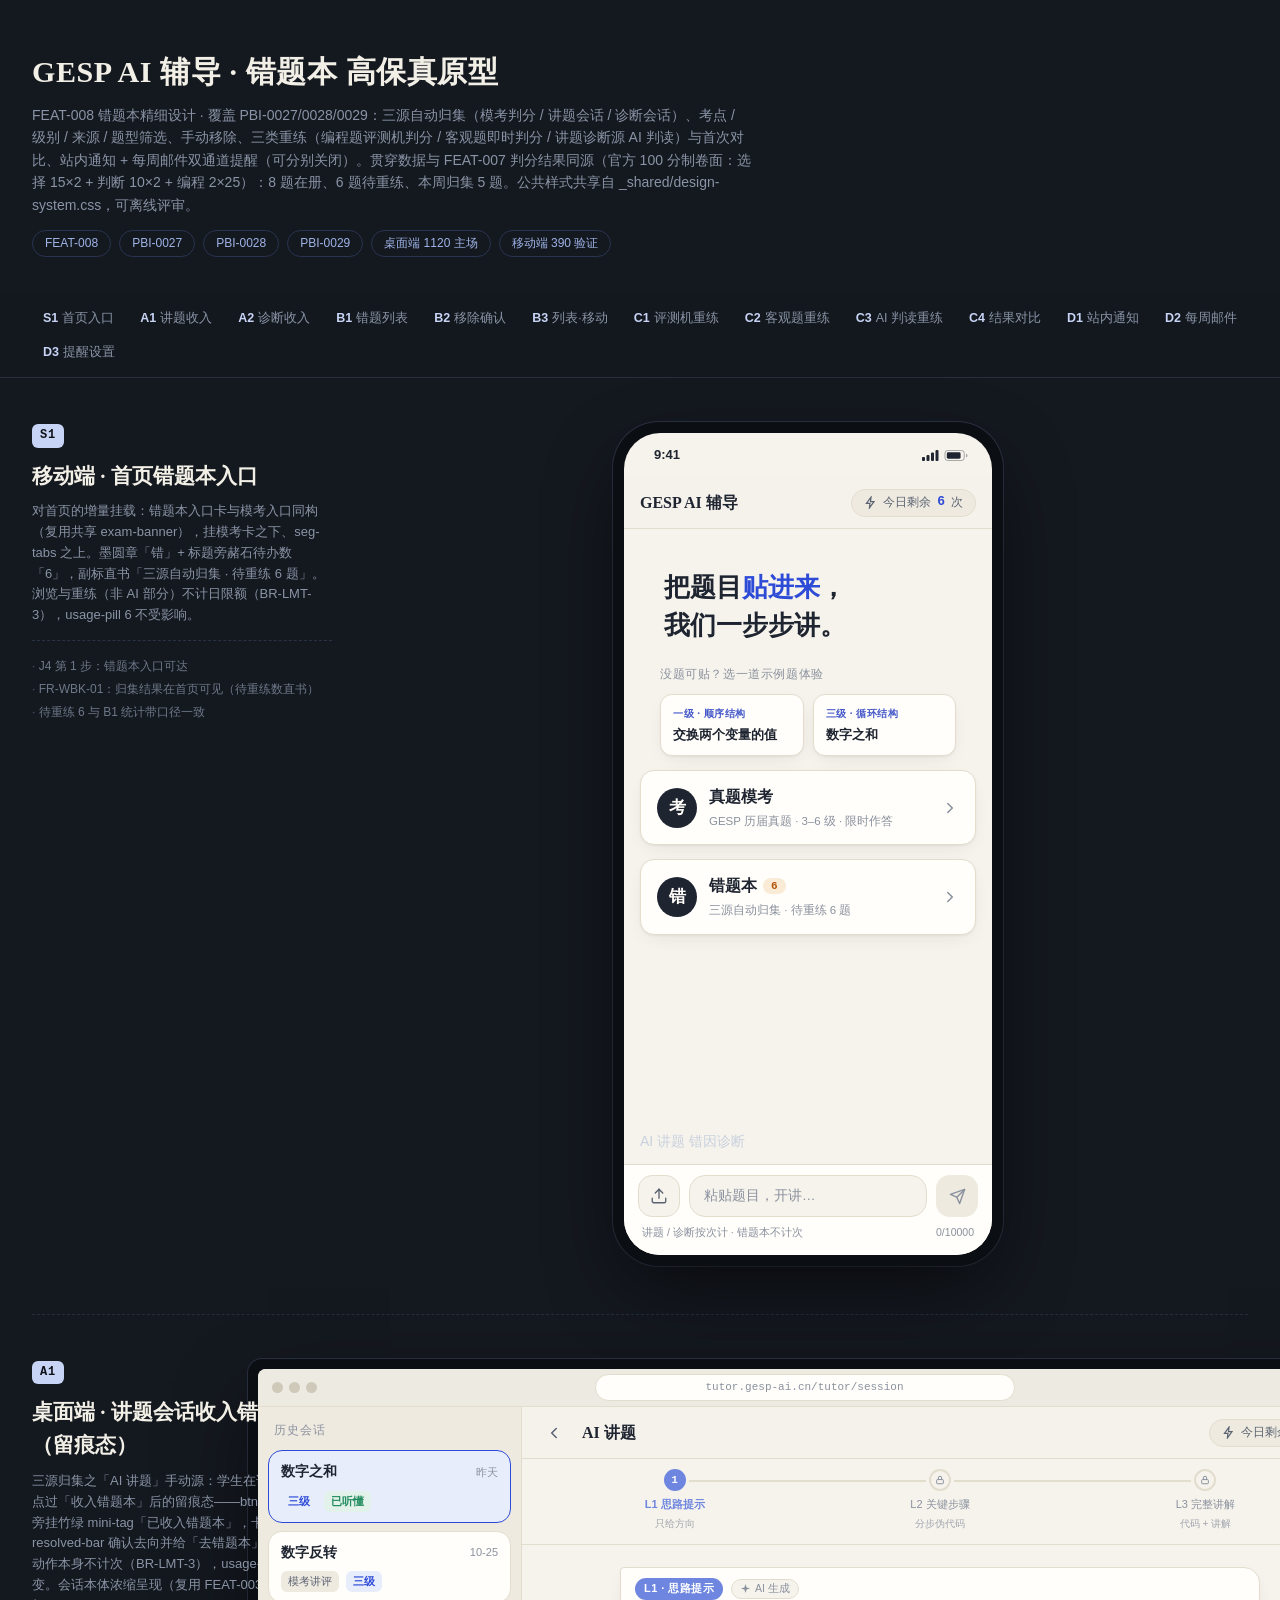
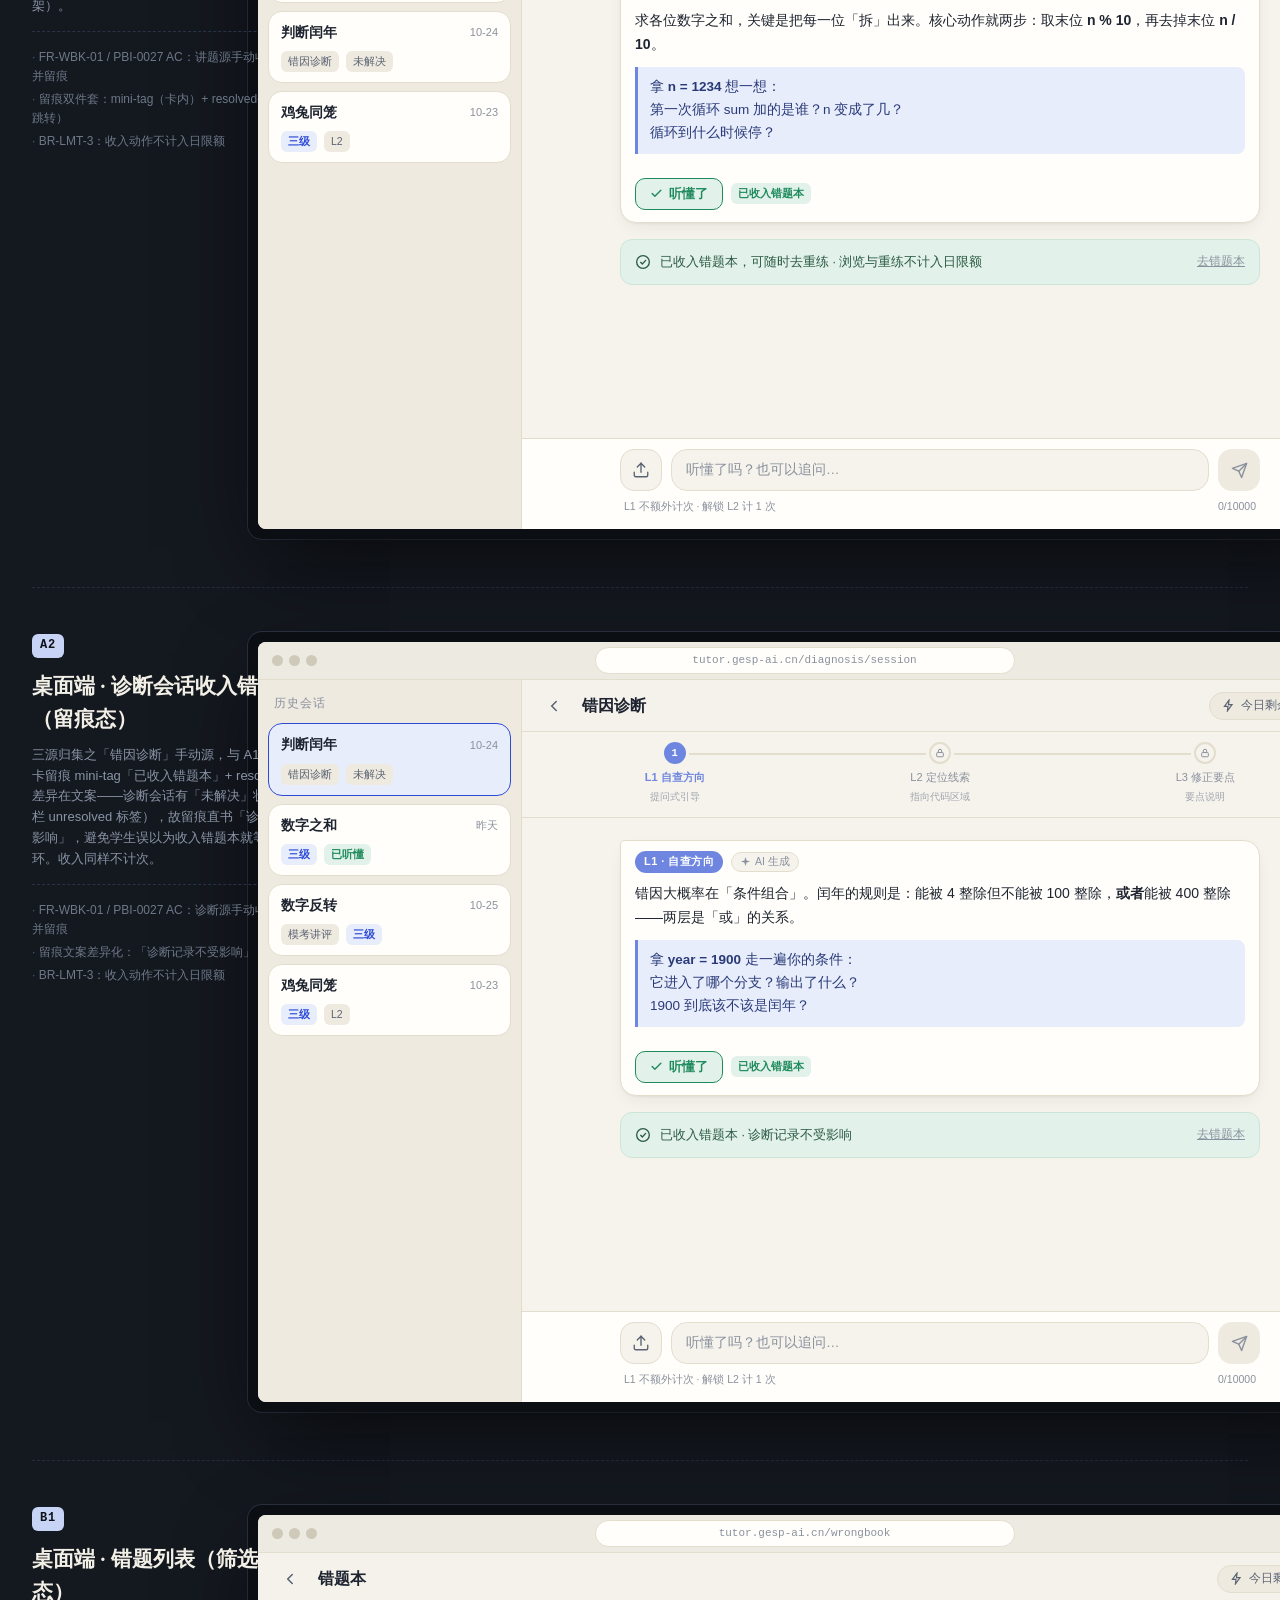
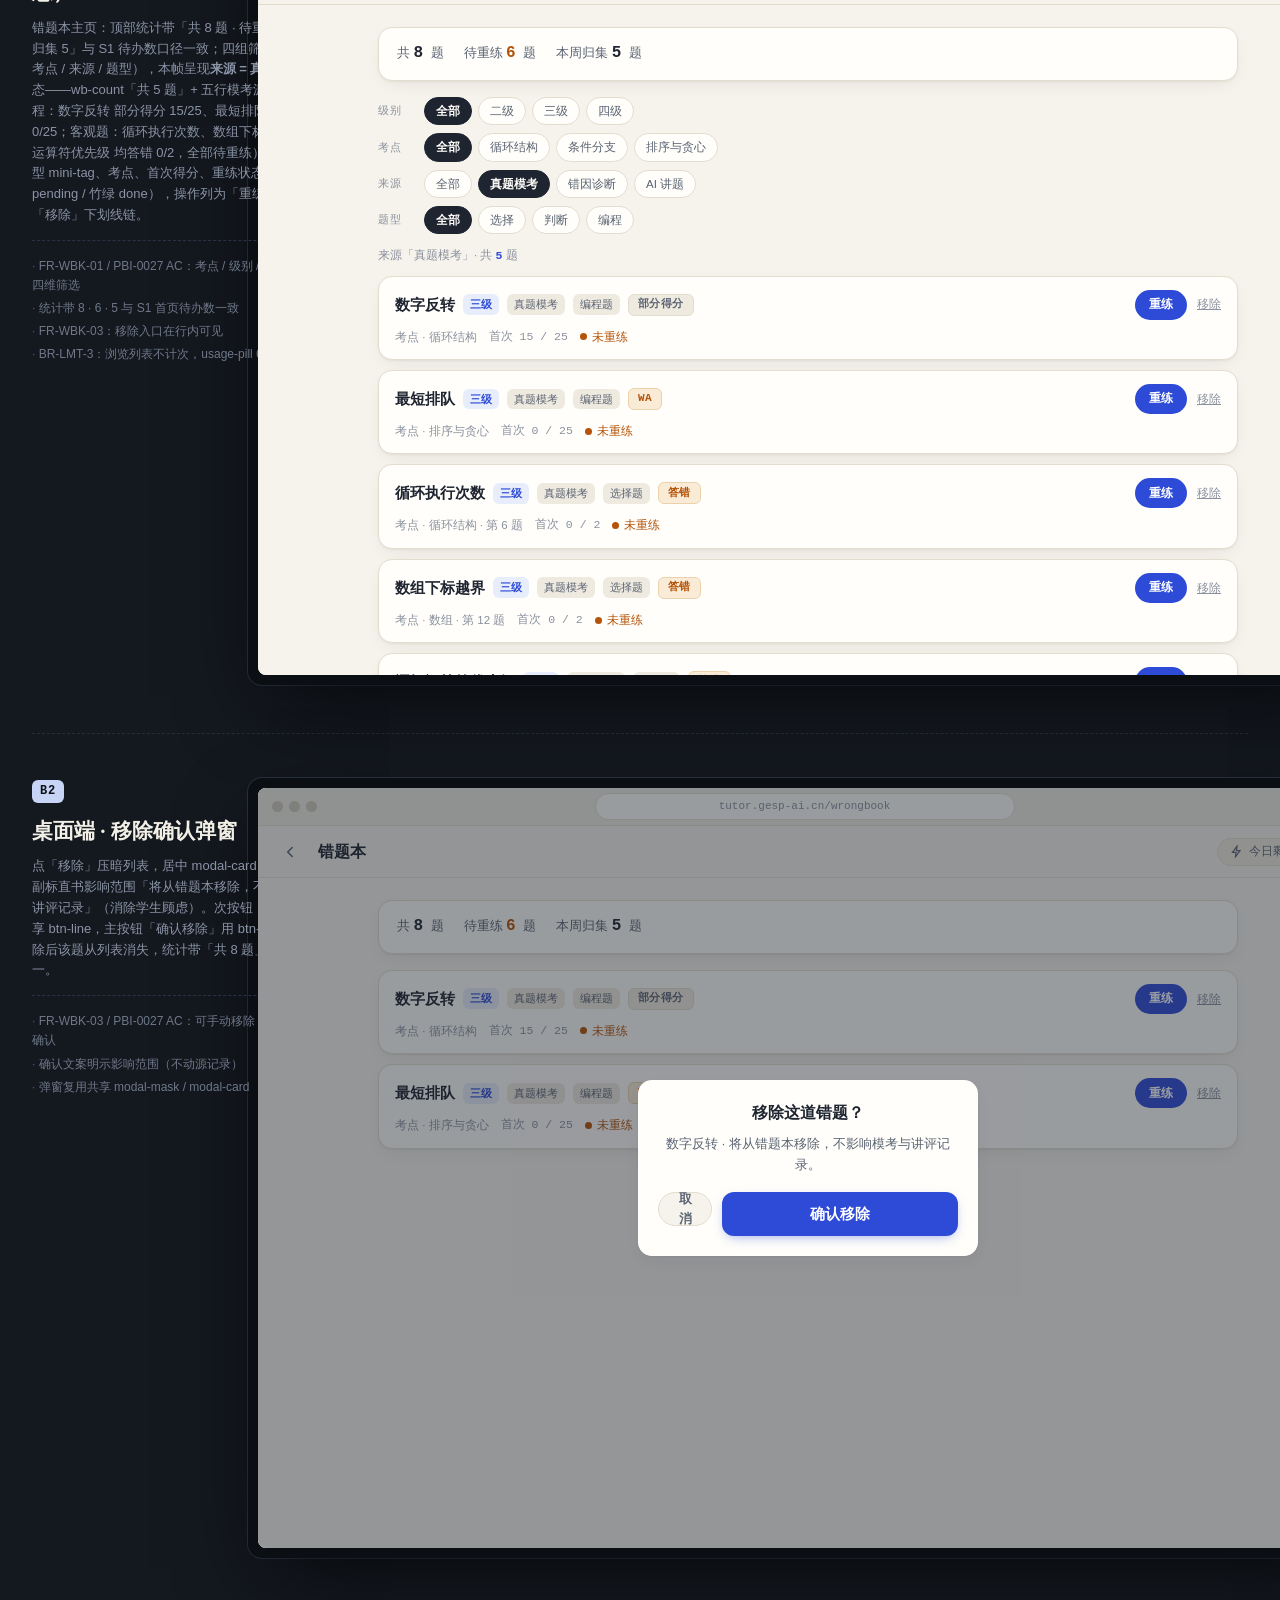
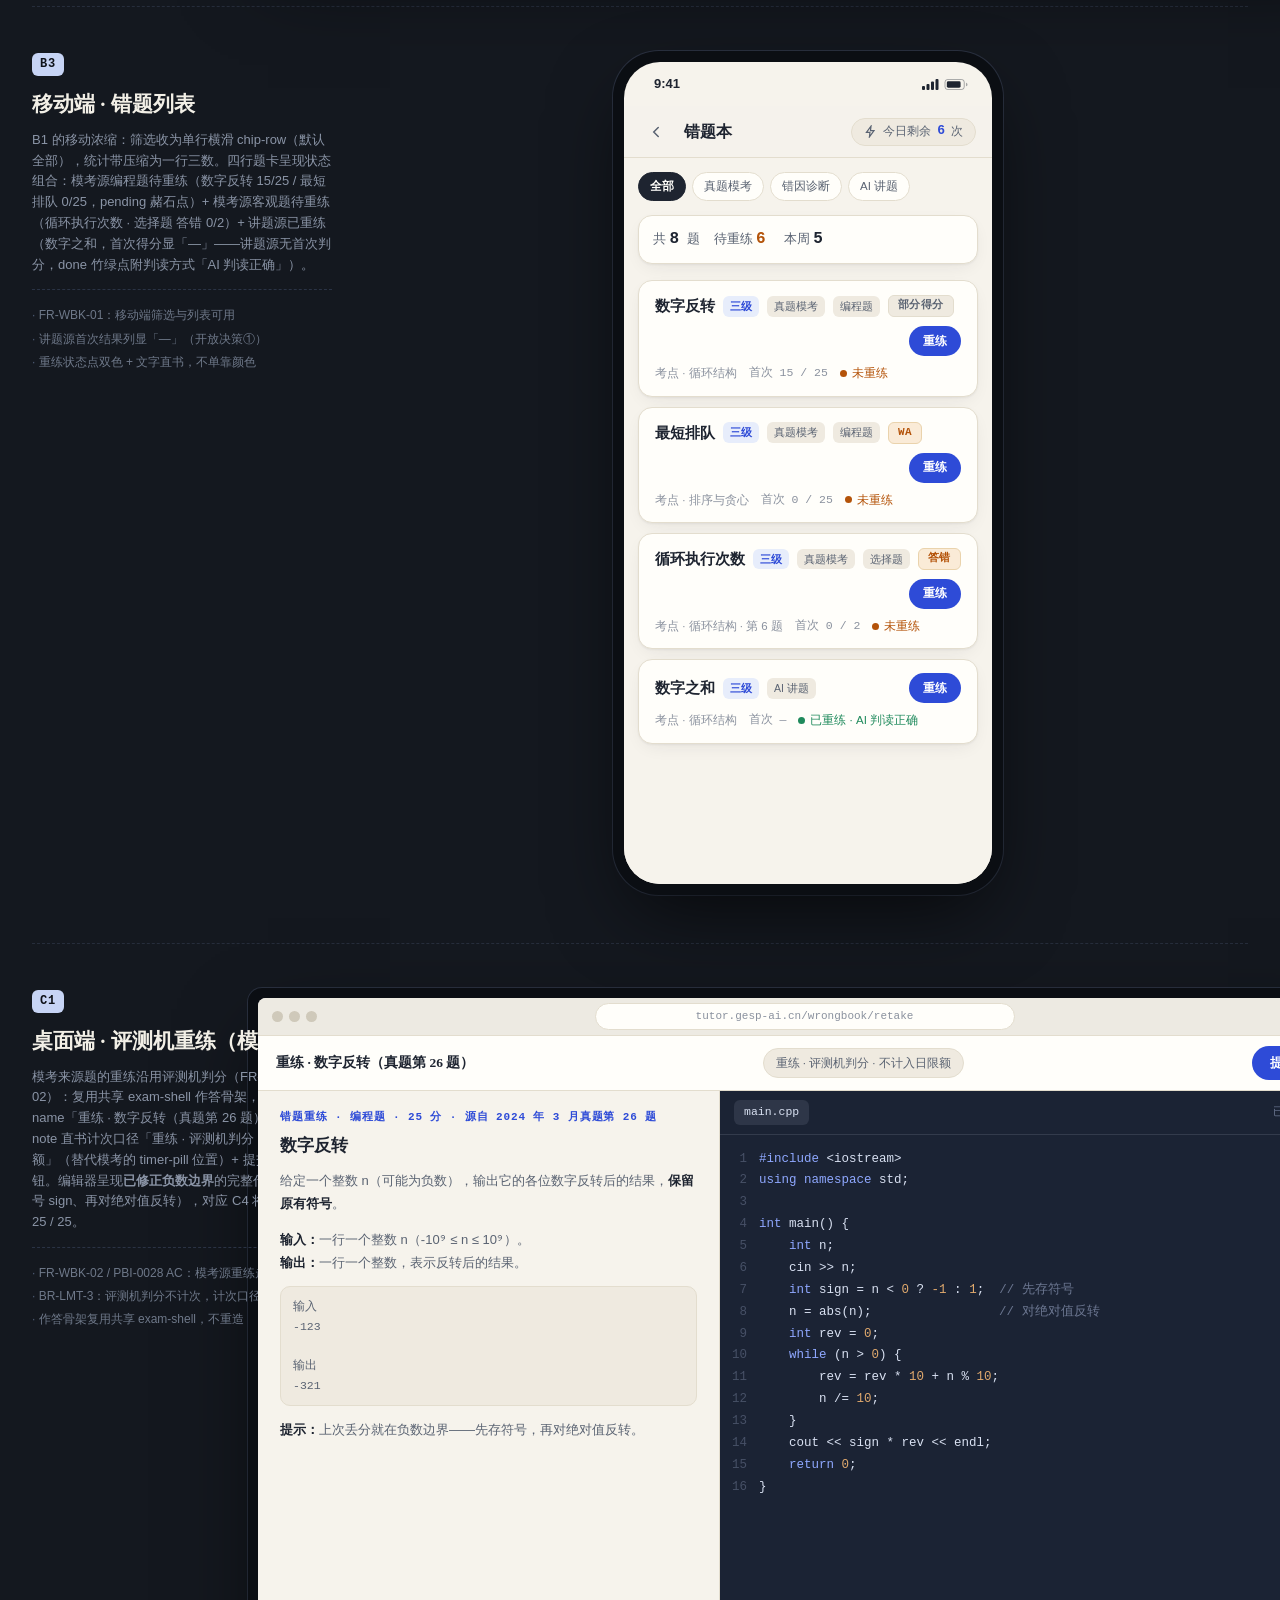
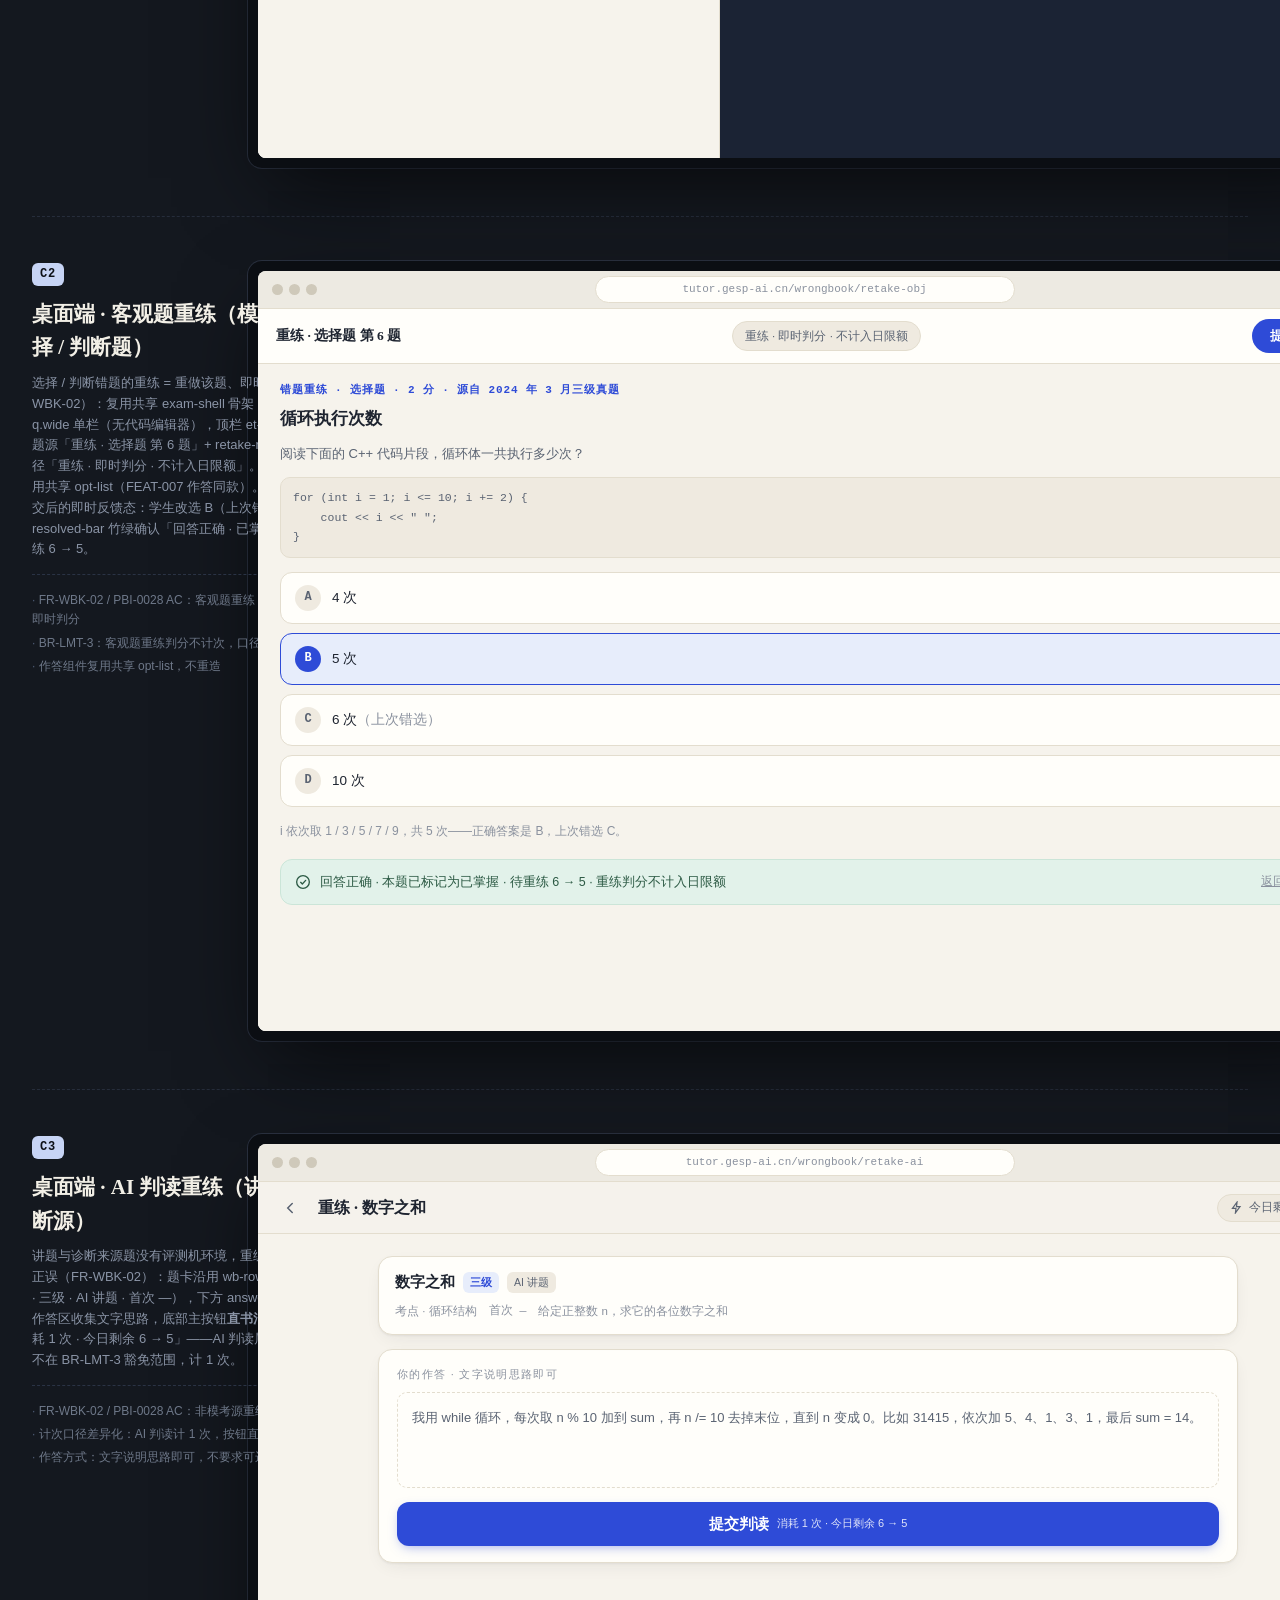
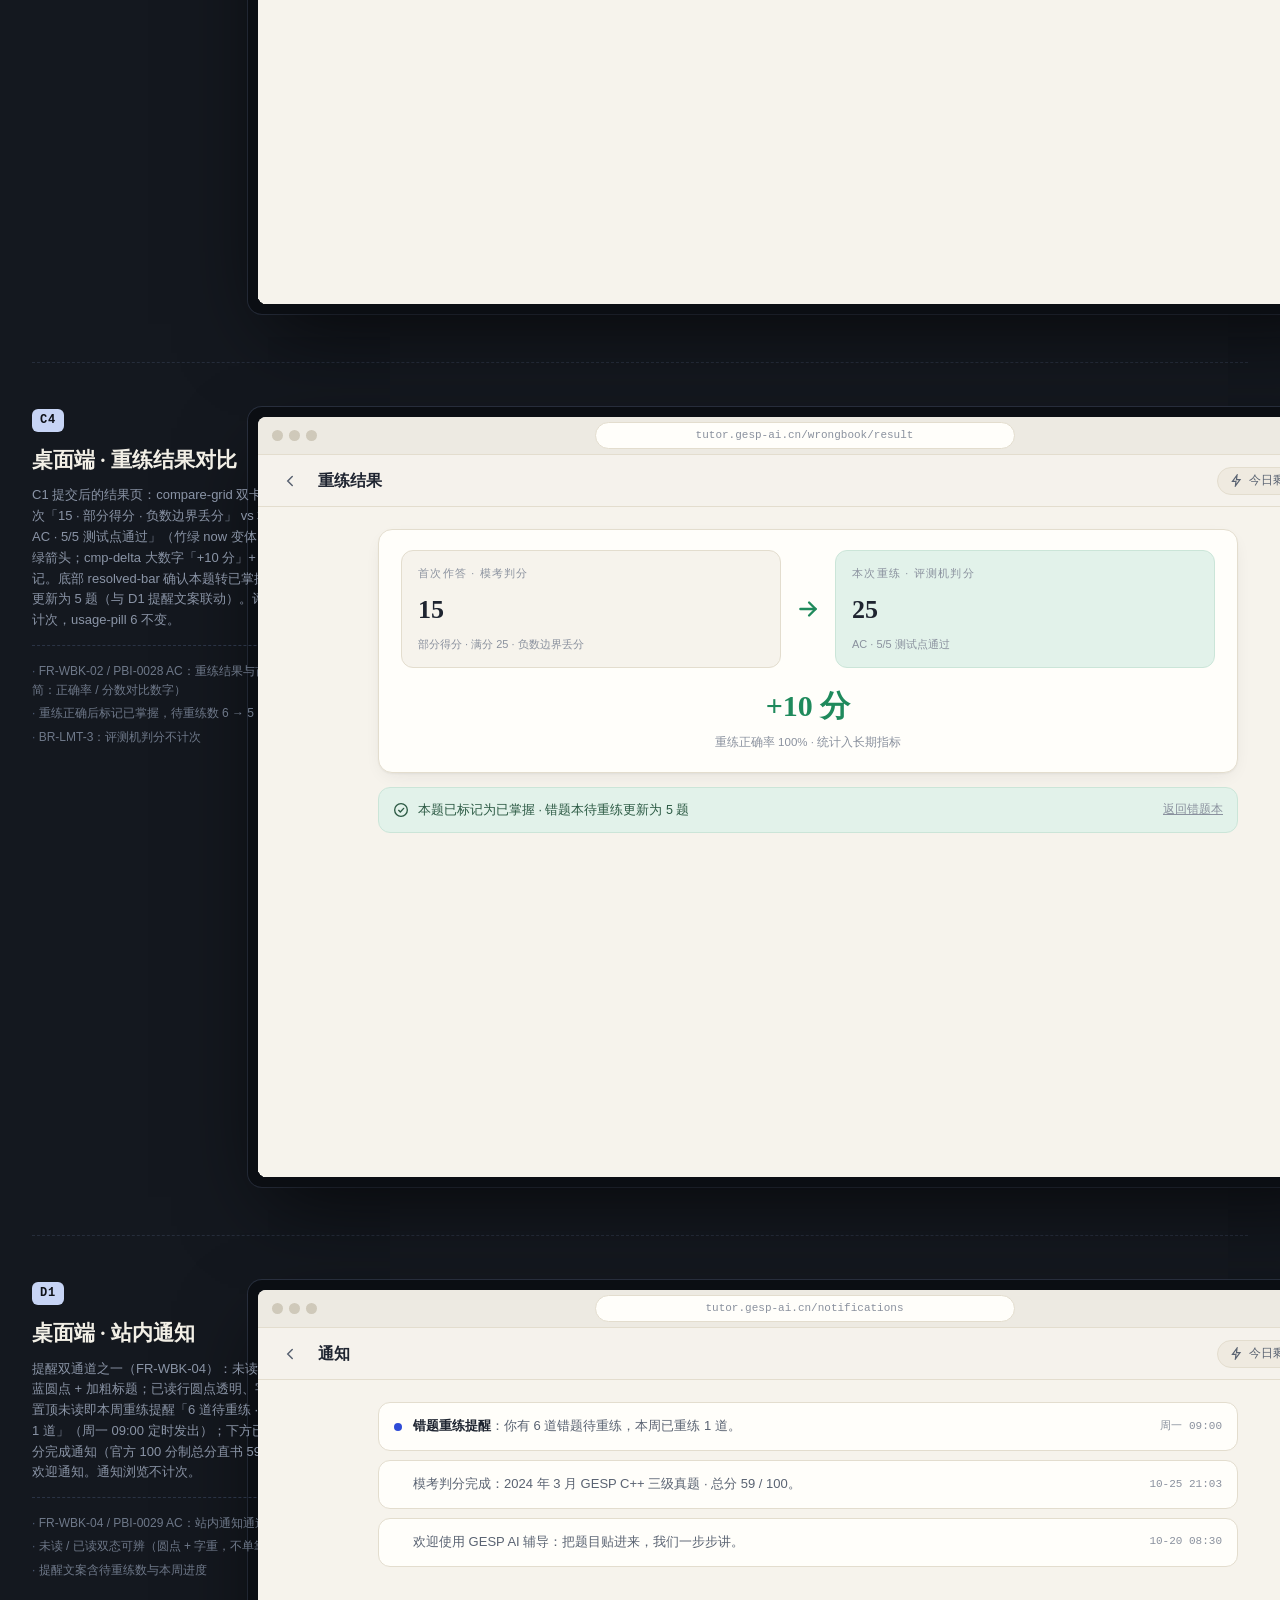
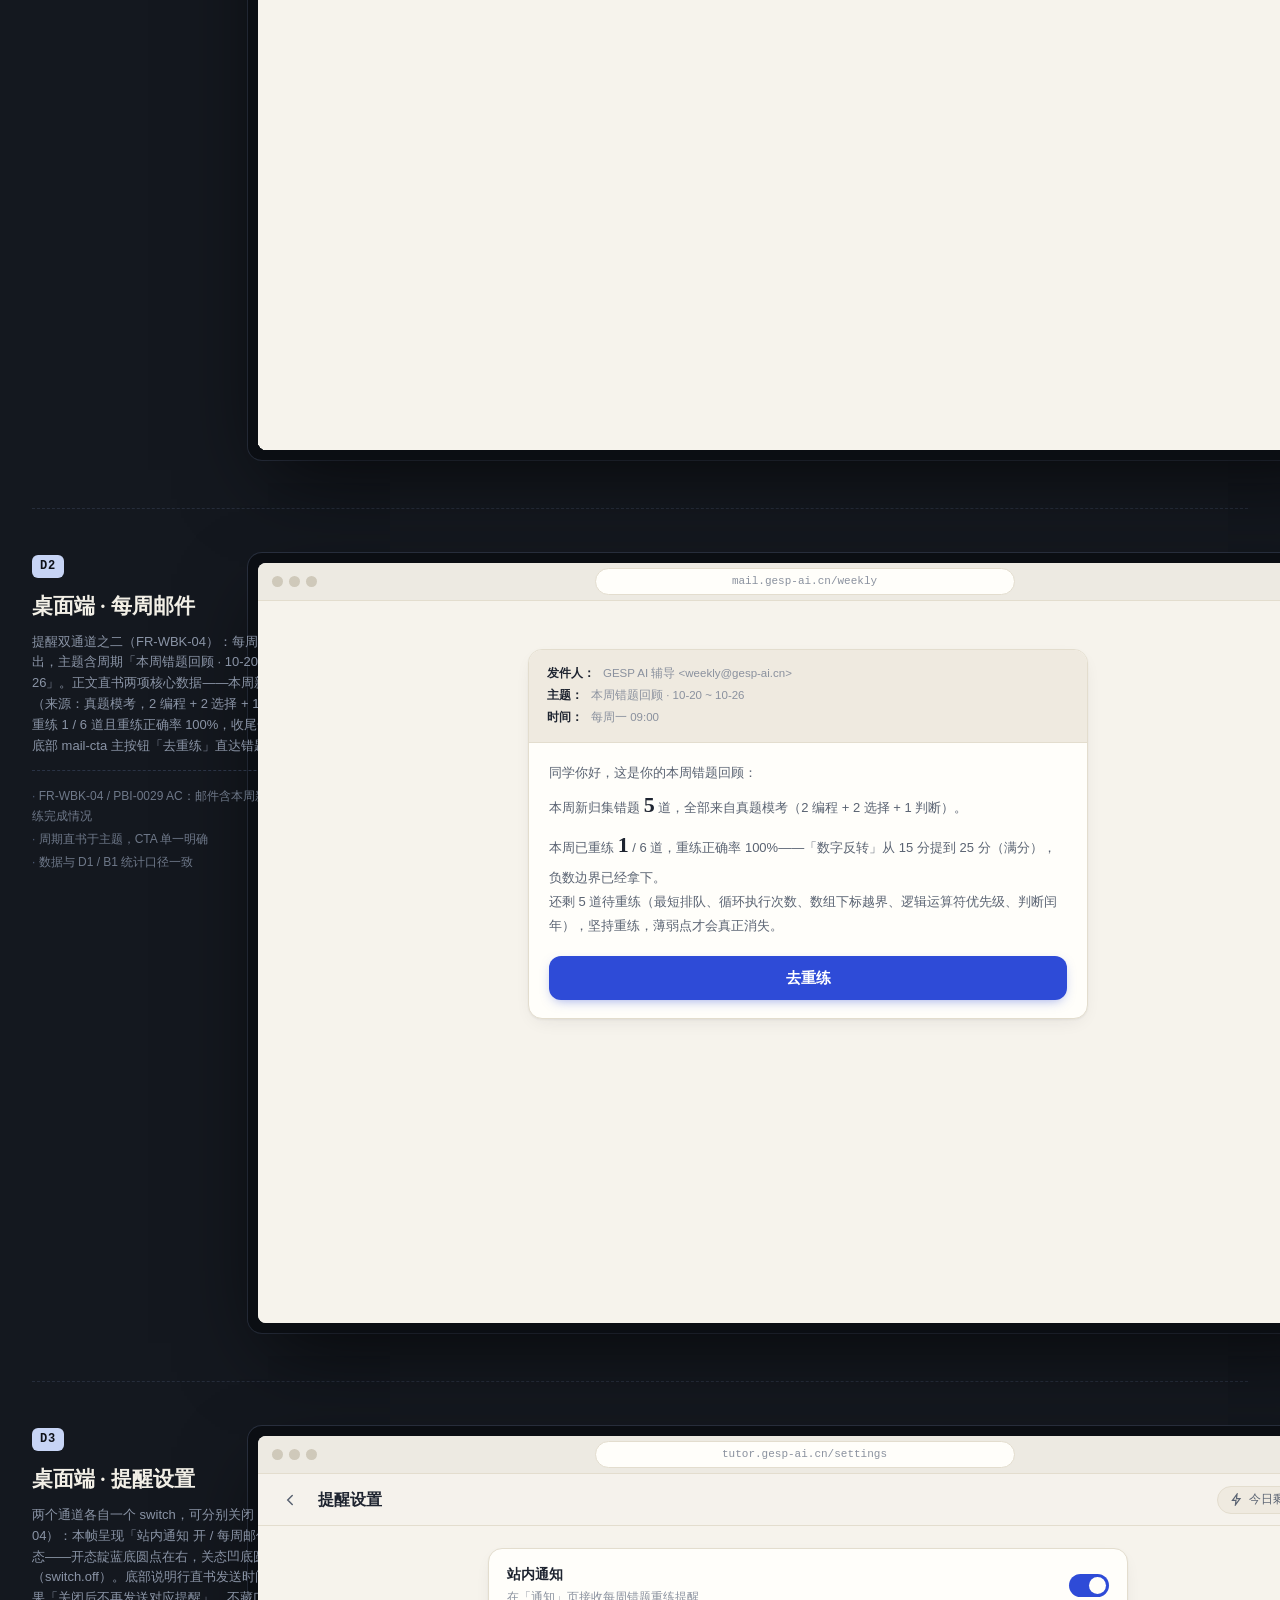
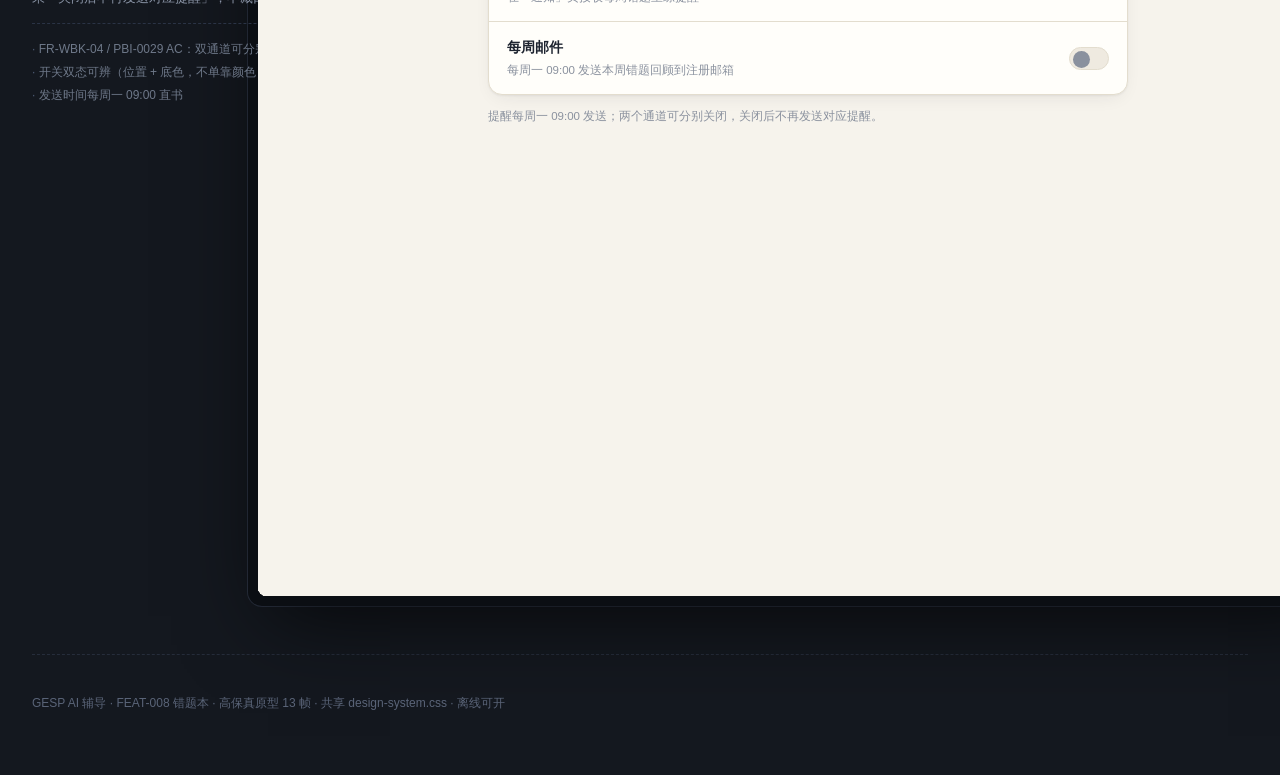
<file: docs/features/feat-008-ux-ui/index.html>
<!DOCTYPE html>
<html lang="zh-CN">
<head>
<meta charset="UTF-8">
<meta name="viewport" content="width=device-width, initial-scale=1.0">
<title>GESP AI 辅导 · 错题本 高保真原型</title>
<!-- 公共设计系统：tokens / 画廊外壳 / 帧结构 / 设备框 / 会话页公共组件 / 入口横幅卡 / 弹窗 / 深墨编辑器 -->
<link rel="stylesheet" href="../_shared/design-system.css">
<style>
/* ============================================================
   FEAT-008 特性样式（仅错题本特有组件，公共组件一律复用共享层）
   ============================================================ */

/* 弹窗定位基准（仅本文件内生效） */
.scr{position:relative}

/* 入口卡待办数（挂在共享 .exam-banner 内） */
.eb-count{
  font-family:var(--f-mono);font-size:11px;font-weight:700;color:var(--ochre);
  background:var(--ochre-tint);border-radius:var(--r-pill);padding:2px 8px;margin-left:6px;
  vertical-align:2px;
}

/* ---------- 错题列表页 ---------- */
/* 统计带 */
.wb-stats{
  display:flex;gap:20px;background:var(--paper-raised);border:1px solid var(--hairline);
  border-radius:var(--r-card);box-shadow:var(--shadow-raised);
  padding:13px 18px;margin-bottom:16px;font-size:12.5px;color:var(--ink-2);
}
.wb-stats b{font-family:var(--f-mono);font-size:16px;color:var(--ink);margin-right:4px}
.wb-stats .ws-pending b{color:var(--ochre)}

/* 筛选分组：小标 + chip-row */
.wb-filter{display:flex;align-items:center;gap:10px;margin-bottom:8px}
.wb-filter .wf-label{font-size:11px;color:var(--ink-3);letter-spacing:.1em;flex-shrink:0;width:36px}
.wb-filter .chip-row{padding:0;flex:1;flex-wrap:wrap}
.wb-count{font-size:11.5px;color:var(--ink-3);margin:12px 0 10px}
.wb-count b{color:var(--indigo);font-family:var(--f-mono)}

/* 错题行卡 .wb-row（row1 主信息 + 操作 / row2 考点与首次、重练状态） */
.wb-rows{display:flex;flex-direction:column;gap:10px}
.wb-row{
  background:var(--paper-raised);border:1px solid var(--hairline);
  border-radius:var(--r-card);box-shadow:var(--shadow-raised);padding:13px 16px;
}
.wb-row .wr1{display:flex;align-items:center;gap:8px;flex-wrap:wrap}
.wb-row .wr-name{font-family:var(--f-display);font-size:15px;font-weight:700;color:var(--ink)}
.wb-row .wr-ops{margin-left:auto;display:flex;align-items:center;gap:10px}
.wb-row .wr2{display:flex;align-items:center;gap:12px;margin-top:8px;font-size:11.5px;color:var(--ink-3);flex-wrap:wrap}
.wb-row .wr2 .wr-first{font-family:var(--f-mono)}
/* 重练状态点（赭石待重练 / 竹绿已重练） */
.wr-status{display:inline-flex;align-items:center;gap:5px;font-size:11.5px}
.wr-status .dot-s{width:7px;height:7px;border-radius:50%;flex-shrink:0}
.wr-status.pending{color:var(--ochre)}
.wr-status.pending .dot-s{background:var(--ochre)}
.wr-status.done{color:var(--bamboo)}
.wr-status.done .dot-s{background:var(--bamboo)}
/* 重练小按钮 / 移除链 */
.btn-retake{
  height:30px;padding:0 14px;border-radius:var(--r-pill);background:var(--indigo);
  color:#fff;font-size:12px;font-weight:600;display:inline-flex;align-items:center;gap:5px;
}
.wr-remove{font-size:11.5px;color:var(--ink-3);text-decoration:underline}

/* ---------- 重练页 ---------- */
/* 计次说明丸（评测机判分不计次 / AI 判读计 1 次，直书口径） */
.retake-note{
  display:inline-flex;align-items:center;gap:6px;font-size:11.5px;color:var(--ink-2);
  background:var(--paper-sunken);border:1px solid var(--hairline);
  border-radius:var(--r-pill);padding:5px 12px;margin:0 auto;
}
/* AI 判读文本作答卡 */
.answer-box{
  background:var(--paper-raised);border:1px solid var(--hairline);
  border-radius:var(--r-card);box-shadow:var(--shadow-raised);padding:16px 18px;margin-top:14px;
}
.answer-box .ab-label{font-size:11px;color:var(--ink-3);letter-spacing:.12em;margin-bottom:9px}
.answer-box .ab-body{
  border:1.5px dashed var(--hairline);border-radius:10px;padding:13px 14px;
  font-size:13px;line-height:1.8;color:var(--ink-2);min-height:96px;
}
.answer-box .ab-foot{display:flex;justify-content:center;margin-top:14px}

/* 重练结果对比 */
.compare-wrap{
  background:var(--paper-raised);border:1px solid var(--hairline);
  border-radius:var(--r-card);box-shadow:var(--shadow-raised);padding:20px 22px;margin-bottom:14px;
}
.compare-grid{display:flex;align-items:center;gap:14px}
.cmp-card{flex:1;border:1px solid var(--hairline);border-radius:12px;padding:14px 16px;background:var(--paper)}
.cmp-card.now{background:var(--bamboo-tint);border-color:#CBE5D8}
.cmp-card .cp-label{font-size:10.5px;color:var(--ink-3);letter-spacing:.12em;margin-bottom:7px}
.cmp-card .cp-score{font-family:var(--f-display);font-size:26px;font-weight:700;color:var(--ink)}
.cmp-card .cp-sub{font-size:11px;color:var(--ink-3);margin-top:5px}
.cmp-arrow{color:var(--bamboo);flex-shrink:0}
.cmp-delta{text-align:center;margin-top:14px}
.cmp-delta .cd-num{font-family:var(--f-display);font-size:30px;font-weight:700;color:var(--bamboo)}
.cmp-delta .cd-note{font-size:11.5px;color:var(--ink-3);margin-top:3px}

/* ---------- 提醒 ---------- */
/* 站内通知行 */
.notice-list{display:flex;flex-direction:column;gap:9px}
.notice-row{
  display:flex;align-items:center;gap:11px;background:var(--paper-raised);
  border:1px solid var(--hairline);border-radius:12px;padding:13px 15px;
  font-size:13px;color:var(--ink-2);
}
.notice-row .nr-dot{width:8px;height:8px;border-radius:50%;background:var(--indigo);flex-shrink:0}
.notice-row.read .nr-dot{background:transparent}
.notice-row .nr-t{font-weight:600;color:var(--ink)}
.notice-row.read .nr-t{font-weight:400;color:var(--ink-2)}
.notice-row .nr-time{margin-left:auto;font-family:var(--f-mono);font-size:11px;color:var(--ink-3);flex-shrink:0}

/* 每周邮件样例卡 */
.mail-card{
  max-width:560px;margin:0 auto;background:#FFFEFA;border:1px solid var(--hairline);
  border-radius:var(--r-card);box-shadow:var(--shadow-raised);overflow:hidden;
}
.mail-head{padding:13px 18px;border-bottom:1px solid var(--hairline);background:var(--paper-sunken)}
.mail-head .mh-row{display:flex;gap:8px;font-size:11.5px;color:var(--ink-3);line-height:1.9}
.mail-head .mh-row b{color:var(--ink);font-weight:600}
.mail-body{padding:18px 20px;font-size:13px;color:var(--ink-2);line-height:1.85}
.mail-body .mb-num{font-family:var(--f-display);font-size:22px;font-weight:700;color:var(--ink)}
.mail-cta{padding:0 20px 18px;text-align:center}

/* 提醒设置行 + 开关 */
.set-card{
  background:var(--paper-raised);border:1px solid var(--hairline);
  border-radius:var(--r-card);box-shadow:var(--shadow-raised);overflow:hidden;
}
.set-row{display:flex;align-items:center;gap:12px;padding:15px 18px;border-bottom:1px solid var(--hairline)}
.set-row:last-child{border-bottom:none}
.set-row .sr-t{font-size:13.5px;font-weight:600;color:var(--ink)}
.set-row .sr-sub{font-size:11.5px;color:var(--ink-3);margin-top:2px}
.switch{width:40px;height:23px;border-radius:12px;background:var(--indigo);position:relative;flex-shrink:0;margin-left:auto}
.switch::after{content:"";position:absolute;top:3px;right:3px;width:17px;height:17px;border-radius:50%;background:#FFFEFA}
.switch.off{background:var(--paper-sunken);border:1px solid var(--hairline)}
.switch.off::after{right:auto;left:3px;background:var(--ink-3)}
</style>
</head>
<body>

<!-- ================= 画廊头部与导航（非产品 UI） ================= -->
<header class="gallery-head">
  <h1>GESP AI 辅导 · 错题本 高保真原型</h1>
  <p>FEAT-008 错题本精细设计 · 覆盖 PBI-0027/0028/0029：三源自动归集（模考判分 / 讲题会话 / 诊断会话）、考点 / 级别 / 来源 / 题型筛选、手动移除、三类重练（编程题评测机判分 / 客观题即时判分 / 讲题诊断源 AI 判读）与首次对比、站内通知 + 每周邮件双通道提醒（可分别关闭）。贯穿数据与 FEAT-007 判分结果同源（官方 100 分制卷面：选择 15×2 + 判断 10×2 + 编程 2×25）：8 题在册、6 题待重练、本周归集 5 题。公共样式共享自 _shared/design-system.css，可离线评审。</p>
  <div class="tags">
    <span>FEAT-008</span><span>PBI-0027</span><span>PBI-0028</span><span>PBI-0029</span>
    <span>桌面端 1120 主场</span><span>移动端 390 验证</span>
  </div>
</header>
<div class="gallery-nav">
  <nav>
    <a href="#s1"><b>S1</b>首页入口</a>
    <a href="#a1"><b>A1</b>讲题收入</a>
    <a href="#a2"><b>A2</b>诊断收入</a>
    <a href="#b1"><b>B1</b>错题列表</a>
    <a href="#b2"><b>B2</b>移除确认</a>
    <a href="#b3"><b>B3</b>列表·移动</a>
    <a href="#c1"><b>C1</b>评测机重练</a>
    <a href="#c2"><b>C2</b>客观题重练</a>
    <a href="#c3"><b>C3</b>AI 判读重练</a>
    <a href="#c4"><b>C4</b>结果对比</a>
    <a href="#d1"><b>D1</b>站内通知</a>
    <a href="#d2"><b>D2</b>每周邮件</a>
    <a href="#d3"><b>D3</b>提醒设置</a>
  </nav>
</div>

<!-- ==================== S1 移动 · 首页错题本入口 ==================== -->
<section class="frame" id="s1">
  <div class="frame-meta">
    <span class="fid">S1</span>
    <h2>移动端 · 首页错题本入口</h2>
    <p>对首页的增量挂载：错题本入口卡与模考入口同构（复用共享 exam-banner），挂模考卡之下、seg-tabs 之上。墨圆章「错」+ 标题旁赭石待办数「6」，副标直书「三源自动归集 · 待重练 6 题」。浏览与重练（非 AI 部分）不计日限额（BR-LMT-3），usage-pill 6 不受影响。</p>
    <ul class="ac">
      <li>J4 第 1 步：错题本入口可达</li>
      <li>FR-WBK-01：归集结果在首页可见（待重练数直书）</li>
      <li>待重练 6 与 B1 统计带口径一致</li>
    </ul>
  </div>
  <div class="frame-stage">
    <div class="device phone"><div class="scr">
      <div class="statusbar"><span>9:41</span><span class="sic">
        <svg width="17" height="11" viewBox="0 0 17 11" fill="currentColor"><rect x="0" y="7" width="3" height="4" rx="1"/><rect x="4.5" y="5" width="3" height="6" rx="1"/><rect x="9" y="2.5" width="3" height="8.5" rx="1"/><rect x="13.5" y="0" width="3" height="11" rx="1"/></svg>
        <svg width="24" height="11" viewBox="0 0 25 12" fill="none"><rect x="0.5" y="0.5" width="21" height="11" rx="3" stroke="currentColor" opacity=".4"/><rect x="2.5" y="2.5" width="15" height="7" rx="1.5" fill="currentColor"/><path d="M23.5 4v4c1-.3 1.5-1 1.5-2s-.5-1.7-1.5-2z" fill="currentColor" opacity=".4"/></svg>
      </span></div>
      <div class="appbar">
        <span class="title">GESP AI 辅导</span>
        <span class="spacer"></span>
        <span class="usage-pill"><svg width="13" height="13" viewBox="0 0 24 24" fill="none" stroke="currentColor" stroke-width="2.2" stroke-linecap="round"><path d="M13 2L4.5 13.5H11L10 22l8.5-11.5H12L13 2z"/></svg>今日剩余 <b>6</b> 次</span>
      </div>
      <div class="flow">
        <div class="home-hero" style="padding-top:22px">
          <div class="hi">把题目<em>贴进来</em>，<br>我们一步步讲。</div>
        </div>
        <div class="sample-sec">
          <div class="ss-t">没题可贴？选一道示例题体验</div>
          <div class="sample-grid">
            <div class="sample-item"><div class="lv">一级 · 顺序结构</div><div class="tt">交换两个变量的值</div></div>
            <div class="sample-item"><div class="lv">三级 · 循环结构</div><div class="tt">数字之和</div></div>
          </div>
        </div>
        <!-- 模考入口卡（FEAT-007 已挂载） -->
        <div class="exam-banner">
          <span class="eb-seal">考</span>
          <span class="eb-main">
            <span class="eb-t">真题模考</span>
            <div class="eb-sub">GESP 历届真题 · 3–6 级 · 限时作答</div>
          </span>
          <svg class="eb-arrow" width="18" height="18" viewBox="0 0 24 24" fill="none" stroke="currentColor" stroke-width="2" stroke-linecap="round"><path d="M9 6l6 6-6 6"/></svg>
        </div>
        <!-- 错题本入口卡：同构挂载于模考卡之下，待办数直书 -->
        <div class="exam-banner">
          <span class="eb-seal">错</span>
          <span class="eb-main">
            <span class="eb-t">错题本<span class="eb-count">6</span></span>
            <div class="eb-sub">三源自动归集 · 待重练 6 题</div>
          </span>
          <svg class="eb-arrow" width="18" height="18" viewBox="0 0 24 24" fill="none" stroke="currentColor" stroke-width="2" stroke-linecap="round"><path d="M9 6l6 6-6 6"/></svg>
        </div>
      </div>
      <div class="seg-tabs" style="width:calc(100% - 32px);margin:0 16px 12px">
        <span class="seg on">AI 讲题</span>
        <span class="seg">错因诊断</span>
      </div>
      <div class="composer">
        <div class="row">
          <span class="icon-btn"><svg width="18" height="18" viewBox="0 0 24 24" fill="none" stroke="currentColor" stroke-width="1.8" stroke-linecap="round"><path d="M21 15V19a2 2 0 01-2 2H5a2 2 0 01-2-2v-4"/><path d="M17 8l-5-5-5 5"/><path d="M12 3v12"/></svg></span>
          <div class="input-box"><span class="ph">粘贴题目，开讲…</span></div>
          <span class="send-btn"><svg width="17" height="17" viewBox="0 0 24 24" fill="none" stroke="currentColor" stroke-width="2" stroke-linecap="round" stroke-linejoin="round"><path d="M22 2L11 13"/><path d="M22 2l-7 20-4-9-9-4 20-7z"/></svg></span>
        </div>
        <div class="tips"><span>讲题 / 诊断按次计 · 错题本不计次</span><span>0/10000</span></div>
      </div>
    </div></div>
  </div>
</section>
<div class="frame-end"><hr></div>

<!-- ==================== A1 桌面 · 讲题会话收入错题本 ==================== -->
<section class="frame" id="a1">
  <div class="frame-meta">
    <span class="fid">A1</span>
    <h2>桌面端 · 讲题会话收入错题本（留痕态）</h2>
    <p>三源归集之「AI 讲题」手动源：学生在讲题卡片上点过「收入错题本」后的留痕态——btn-understood 旁挂竹绿 mini-tag「已收入错题本」，卡下 resolved-bar 确认去向并给「去错题本」跳转。收入动作本身不计次（BR-LMT-3），usage-pill 11 不变。会话本体浓缩呈现（复用 FEAT-003 会话骨架）。</p>
    <ul class="ac">
      <li>FR-WBK-01 / PBI-0027 AC：讲题源手动收入即时生效并留痕</li>
      <li>留痕双件套：mini-tag（卡内）+ resolved-bar（去向 + 跳转）</li>
      <li>BR-LMT-3：收入动作不计入日限额</li>
    </ul>
  </div>
  <div class="frame-stage">
    <div class="device desktop"><div class="scr">
      <div class="browser-bar">
        <span class="dots"><i></i><i></i><i></i></span>
        <span class="url">tutor.gesp-ai.cn/tutor/session</span>
        <span style="width:52px"></span>
      </div>
      <div class="desk-body">
        <aside class="desk-side">
          <div class="ds-head">历史会话</div>
          <div class="ds-list">
            <div class="hist-item sel"><div class="row1"><span class="qt">数字之和</span><span class="date">昨天</span></div><div class="row2"><span class="mini-tag lv">三级</span><span class="mini-tag ladder-ok">已听懂</span></div></div>
            <div class="hist-item"><div class="row1"><span class="qt">数字反转</span><span class="date">10-25</span></div><div class="row2"><span class="mini-tag">模考讲评</span><span class="mini-tag lv">三级</span></div></div>
            <div class="hist-item"><div class="row1"><span class="qt">判断闰年</span><span class="date">10-24</span></div><div class="row2"><span class="mini-tag diag">错因诊断</span><span class="mini-tag unresolved">未解决</span></div></div>
            <div class="hist-item"><div class="row1"><span class="qt">鸡兔同笼</span><span class="date">10-23</span></div><div class="row2"><span class="mini-tag lv">三级</span><span class="mini-tag">L2</span></div></div>
          </div>
        </aside>
        <div class="desk-main">
          <div class="appbar">
            <span class="back"><svg width="18" height="18" viewBox="0 0 24 24" fill="none" stroke="currentColor" stroke-width="2" stroke-linecap="round"><path d="M15 18l-6-6 6-6"/></svg></span>
            <span class="title">AI 讲题</span>
            <span class="spacer"></span>
            <span class="usage-pill"><svg width="13" height="13" viewBox="0 0 24 24" fill="none" stroke="currentColor" stroke-width="2.2" stroke-linecap="round"><path d="M13 2L4.5 13.5H11L10 22l8.5-11.5H12L13 2z"/></svg>今日剩余 <b>11</b> 次</span>
          </div>
          <div class="ladder-strip">
            <div class="ld-step active lv1"><span class="dot">1</span><span class="lbl">L1 思路提示</span><span class="sub">只给方向</span></div>
            <div class="ld-step locked"><span class="dot"><svg width="10" height="10" viewBox="0 0 24 24" fill="none" stroke="currentColor" stroke-width="2.4"><rect x="4" y="11" width="16" height="10" rx="2"/><path d="M8 11V7a4 4 0 018 0v4"/></svg></span><span class="lbl">L2 关键步骤</span><span class="sub">分步伪代码</span></div>
            <div class="ld-step locked"><span class="dot"><svg width="10" height="10" viewBox="0 0 24 24" fill="none" stroke="currentColor" stroke-width="2.4"><rect x="4" y="11" width="16" height="10" rx="2"/><path d="M8 11V7a4 4 0 018 0v4"/></svg></span><span class="lbl">L3 完整讲解</span><span class="sub">代码 + 讲解</span></div>
          </div>
          <div class="flow"><div class="inner">
            <div class="msg-ai"><div class="card">
              <div class="card-head">
                <span class="lvl-chip lv1">L1 · 思路提示</span>
                <span class="ai-badge"><svg width="11" height="11" viewBox="0 0 24 24" fill="currentColor"><path d="M12 2l2.4 7.6L22 12l-7.6 2.4L12 22l-2.4-7.6L2 12l7.6-2.4L12 2z"/></svg>AI 生成</span>
              </div>
              <div class="card-body">
                <p>求各位数字之和，关键是把每一位「拆」出来。核心动作就两步：取末位 <b>n % 10</b>，再去掉末位 <b>n / 10</b>。</p>
                <div class="ask-line">拿 <b>n = 1234</b> 想一想：<br>第一次循环 sum 加的是谁？n 变成了几？<br>循环到什么时候停？</div>
              </div>
              <div class="card-foot">
                <span class="btn-understood"><svg width="13" height="13" viewBox="0 0 24 24" fill="none" stroke="currentColor" stroke-width="2.6" stroke-linecap="round" stroke-linejoin="round"><path d="M20 6L9 17l-5-5"/></svg>听懂了</span>
                <span class="mini-tag ladder-ok">已收入错题本</span>
              </div>
            </div></div>
            <div class="resolved-bar">
              <svg width="16" height="16" viewBox="0 0 24 24" fill="none" stroke="currentColor" stroke-width="2" stroke-linecap="round" stroke-linejoin="round"><circle cx="12" cy="12" r="9.5"/><path d="M8.5 12.5l2.5 2.5 5-5.5"/></svg>
              <span>已收入错题本，可随时去重练 · 浏览与重练不计入日限额</span>
              <span class="rb-change">去错题本</span>
            </div>
          </div></div>
          <div class="composer"><div class="inner">
            <div class="row">
              <span class="icon-btn"><svg width="18" height="18" viewBox="0 0 24 24" fill="none" stroke="currentColor" stroke-width="1.8" stroke-linecap="round"><path d="M21 15V19a2 2 0 01-2 2H5a2 2 0 01-2-2v-4"/><path d="M17 8l-5-5-5 5"/><path d="M12 3v12"/></svg></span>
              <div class="input-box"><span class="ph">听懂了吗？也可以追问…</span></div>
              <span class="send-btn"><svg width="17" height="17" viewBox="0 0 24 24" fill="none" stroke="currentColor" stroke-width="2" stroke-linecap="round" stroke-linejoin="round"><path d="M22 2L11 13"/><path d="M22 2l-7 20-4-9-9-4 20-7z"/></svg></span>
            </div>
            <div class="tips"><span>L1 不额外计次 · 解锁 L2 计 1 次</span><span>0/10000</span></div>
          </div></div>
        </div>
      </div>
    </div></div>
  </div>
</section>
<div class="frame-end"><hr></div>

<!-- ==================== A2 桌面 · 诊断会话收入错题本 ==================== -->
<section class="frame" id="a2">
  <div class="frame-meta">
    <span class="fid">A2</span>
    <h2>桌面端 · 诊断会话收入错题本（留痕态）</h2>
    <p>三源归集之「错因诊断」手动源，与 A1 同构：诊断卡留痕 mini-tag「已收入错题本」+ resolved-bar。差异在文案——诊断会话有「未解决」状态（side 栏 unresolved 标签），故留痕直书「诊断记录不受影响」，避免学生误以为收入错题本就等于诊断闭环。收入同样不计次。</p>
    <ul class="ac">
      <li>FR-WBK-01 / PBI-0027 AC：诊断源手动收入即时生效并留痕</li>
      <li>留痕文案差异化：「诊断记录不受影响」</li>
      <li>BR-LMT-3：收入动作不计入日限额</li>
    </ul>
  </div>
  <div class="frame-stage">
    <div class="device desktop"><div class="scr">
      <div class="browser-bar">
        <span class="dots"><i></i><i></i><i></i></span>
        <span class="url">tutor.gesp-ai.cn/diagnosis/session</span>
        <span style="width:52px"></span>
      </div>
      <div class="desk-body">
        <aside class="desk-side">
          <div class="ds-head">历史会话</div>
          <div class="ds-list">
            <div class="hist-item sel"><div class="row1"><span class="qt">判断闰年</span><span class="date">10-24</span></div><div class="row2"><span class="mini-tag diag">错因诊断</span><span class="mini-tag unresolved">未解决</span></div></div>
            <div class="hist-item"><div class="row1"><span class="qt">数字之和</span><span class="date">昨天</span></div><div class="row2"><span class="mini-tag lv">三级</span><span class="mini-tag ladder-ok">已听懂</span></div></div>
            <div class="hist-item"><div class="row1"><span class="qt">数字反转</span><span class="date">10-25</span></div><div class="row2"><span class="mini-tag">模考讲评</span><span class="mini-tag lv">三级</span></div></div>
            <div class="hist-item"><div class="row1"><span class="qt">鸡兔同笼</span><span class="date">10-23</span></div><div class="row2"><span class="mini-tag lv">三级</span><span class="mini-tag">L2</span></div></div>
          </div>
        </aside>
        <div class="desk-main">
          <div class="appbar">
            <span class="back"><svg width="18" height="18" viewBox="0 0 24 24" fill="none" stroke="currentColor" stroke-width="2" stroke-linecap="round"><path d="M15 18l-6-6 6-6"/></svg></span>
            <span class="title">错因诊断</span>
            <span class="spacer"></span>
            <span class="usage-pill"><svg width="13" height="13" viewBox="0 0 24 24" fill="none" stroke="currentColor" stroke-width="2.2" stroke-linecap="round"><path d="M13 2L4.5 13.5H11L10 22l8.5-11.5H12L13 2z"/></svg>今日剩余 <b>11</b> 次</span>
          </div>
          <div class="ladder-strip">
            <div class="ld-step active lv1"><span class="dot">1</span><span class="lbl">L1 自查方向</span><span class="sub">提问式引导</span></div>
            <div class="ld-step locked"><span class="dot"><svg width="10" height="10" viewBox="0 0 24 24" fill="none" stroke="currentColor" stroke-width="2.4"><rect x="4" y="11" width="16" height="10" rx="2"/><path d="M8 11V7a4 4 0 018 0v4"/></svg></span><span class="lbl">L2 定位线索</span><span class="sub">指向代码区域</span></div>
            <div class="ld-step locked"><span class="dot"><svg width="10" height="10" viewBox="0 0 24 24" fill="none" stroke="currentColor" stroke-width="2.4"><rect x="4" y="11" width="16" height="10" rx="2"/><path d="M8 11V7a4 4 0 018 0v4"/></svg></span><span class="lbl">L3 修正要点</span><span class="sub">要点说明</span></div>
          </div>
          <div class="flow"><div class="inner">
            <div class="msg-ai"><div class="card">
              <div class="card-head">
                <span class="lvl-chip lv1">L1 · 自查方向</span>
                <span class="ai-badge"><svg width="11" height="11" viewBox="0 0 24 24" fill="currentColor"><path d="M12 2l2.4 7.6L22 12l-7.6 2.4L12 22l-2.4-7.6L2 12l7.6-2.4L12 2z"/></svg>AI 生成</span>
              </div>
              <div class="card-body">
                <p>错因大概率在「条件组合」。闰年的规则是：能被 4 整除但不能被 100 整除，<b>或者</b>能被 400 整除——两层是「或」的关系。</p>
                <div class="ask-line">拿 <b>year = 1900</b> 走一遍你的条件：<br>它进入了哪个分支？输出了什么？<br>1900 到底该不该是闰年？</div>
              </div>
              <div class="card-foot">
                <span class="btn-understood"><svg width="13" height="13" viewBox="0 0 24 24" fill="none" stroke="currentColor" stroke-width="2.6" stroke-linecap="round" stroke-linejoin="round"><path d="M20 6L9 17l-5-5"/></svg>听懂了</span>
                <span class="mini-tag ladder-ok">已收入错题本</span>
              </div>
            </div></div>
            <div class="resolved-bar">
              <svg width="16" height="16" viewBox="0 0 24 24" fill="none" stroke="currentColor" stroke-width="2" stroke-linecap="round" stroke-linejoin="round"><circle cx="12" cy="12" r="9.5"/><path d="M8.5 12.5l2.5 2.5 5-5.5"/></svg>
              <span>已收入错题本 · 诊断记录不受影响</span>
              <span class="rb-change">去错题本</span>
            </div>
          </div></div>
          <div class="composer"><div class="inner">
            <div class="row">
              <span class="icon-btn"><svg width="18" height="18" viewBox="0 0 24 24" fill="none" stroke="currentColor" stroke-width="1.8" stroke-linecap="round"><path d="M21 15V19a2 2 0 01-2 2H5a2 2 0 01-2-2v-4"/><path d="M17 8l-5-5-5 5"/><path d="M12 3v12"/></svg></span>
              <div class="input-box"><span class="ph">听懂了吗？也可以追问…</span></div>
              <span class="send-btn"><svg width="17" height="17" viewBox="0 0 24 24" fill="none" stroke="currentColor" stroke-width="2" stroke-linecap="round" stroke-linejoin="round"><path d="M22 2L11 13"/><path d="M22 2l-7 20-4-9-9-4 20-7z"/></svg></span>
            </div>
            <div class="tips"><span>L1 不额外计次 · 解锁 L2 计 1 次</span><span>0/10000</span></div>
          </div></div>
        </div>
      </div>
    </div></div>
  </div>
</section>
<div class="frame-end"><hr></div>

<!-- ==================== B1 桌面 · 错题列表（筛选生效态） ==================== -->
<section class="frame" id="b1">
  <div class="frame-meta">
    <span class="fid">B1</span>
    <h2>桌面端 · 错题列表（筛选生效态）</h2>
    <p>错题本主页：顶部统计带「共 8 题 · 待重练 6 · 本周归集 5」与 S1 待办数口径一致；四组筛选（级别 / 考点 / 来源 / 题型），本帧呈现<b>来源 = 真题模考</b>生效态——wb-count「共 5 题」+ 五行模考源题卡（编程：数字反转 部分得分 15/25、最短排队 WA 0/25；客观题：循环执行次数、数组下标越界、逻辑运算符优先级 均答错 0/2，全部待重练）。行卡含题型 mini-tag、考点、首次得分、重练状态点（赭石 pending / 竹绿 done），操作列为「重练」主按钮 +「移除」下划线链。</p>
    <ul class="ac">
      <li>FR-WBK-01 / PBI-0027 AC：考点 / 级别 / 来源 / 题型四维筛选</li>
      <li>统计带 8 · 6 · 5 与 S1 首页待办数一致</li>
      <li>FR-WBK-03：移除入口在行内可见</li>
      <li>BR-LMT-3：浏览列表不计次，usage-pill 6</li>
    </ul>
  </div>
  <div class="frame-stage">
    <div class="device desktop"><div class="scr">
      <div class="browser-bar">
        <span class="dots"><i></i><i></i><i></i></span>
        <span class="url">tutor.gesp-ai.cn/wrongbook</span>
        <span style="width:52px"></span>
      </div>
      <div class="appbar">
        <span class="back"><svg width="18" height="18" viewBox="0 0 24 24" fill="none" stroke="currentColor" stroke-width="2" stroke-linecap="round"><path d="M15 18l-6-6 6-6"/></svg></span>
        <span class="title">错题本</span>
        <span class="spacer"></span>
        <span class="usage-pill"><svg width="13" height="13" viewBox="0 0 24 24" fill="none" stroke="currentColor" stroke-width="2.2" stroke-linecap="round"><path d="M13 2L4.5 13.5H11L10 22l8.5-11.5H12L13 2z"/></svg>今日剩余 <b>6</b> 次</span>
      </div>
      <div class="exam-list"><div class="el-inner">
        <div class="wb-stats">
          <span>共 <b>8</b> 题</span>
          <span class="ws-pending">待重练 <b>6</b> 题</span>
          <span>本周归集 <b>5</b> 题</span>
        </div>
        <div class="wb-filter"><span class="wf-label">级别</span><div class="chip-row"><span class="chip on">全部</span><span class="chip">二级</span><span class="chip">三级</span><span class="chip">四级</span></div></div>
        <div class="wb-filter"><span class="wf-label">考点</span><div class="chip-row"><span class="chip on">全部</span><span class="chip">循环结构</span><span class="chip">条件分支</span><span class="chip">排序与贪心</span></div></div>
        <div class="wb-filter"><span class="wf-label">来源</span><div class="chip-row"><span class="chip">全部</span><span class="chip on">真题模考</span><span class="chip">错因诊断</span><span class="chip">AI 讲题</span></div></div>
        <div class="wb-filter"><span class="wf-label">题型</span><div class="chip-row"><span class="chip on">全部</span><span class="chip">选择</span><span class="chip">判断</span><span class="chip">编程</span></div></div>
        <div class="wb-count">来源「真题模考」· 共 <b>5</b> 题</div>
        <div class="wb-rows">
          <div class="wb-row">
            <div class="wr1">
              <span class="wr-name">数字反转</span>
              <span class="mini-tag lv">三级</span>
              <span class="mini-tag">真题模考</span>
              <span class="mini-tag">编程题</span>
              <span class="verdict-chip partial">部分得分</span>
              <span class="wr-ops"><span class="btn-retake">重练</span><span class="wr-remove">移除</span></span>
            </div>
            <div class="wr2">
              <span>考点 · 循环结构</span>
              <span class="wr-first">首次 15 / 25</span>
              <span class="wr-status pending"><span class="dot-s"></span>未重练</span>
            </div>
          </div>
          <div class="wb-row">
            <div class="wr1">
              <span class="wr-name">最短排队</span>
              <span class="mini-tag lv">三级</span>
              <span class="mini-tag">真题模考</span>
              <span class="mini-tag">编程题</span>
              <span class="verdict-chip wa">WA</span>
              <span class="wr-ops"><span class="btn-retake">重练</span><span class="wr-remove">移除</span></span>
            </div>
            <div class="wr2">
              <span>考点 · 排序与贪心</span>
              <span class="wr-first">首次 0 / 25</span>
              <span class="wr-status pending"><span class="dot-s"></span>未重练</span>
            </div>
          </div>
          <div class="wb-row">
            <div class="wr1">
              <span class="wr-name">循环执行次数</span>
              <span class="mini-tag lv">三级</span>
              <span class="mini-tag">真题模考</span>
              <span class="mini-tag">选择题</span>
              <span class="verdict-chip wa">答错</span>
              <span class="wr-ops"><span class="btn-retake">重练</span><span class="wr-remove">移除</span></span>
            </div>
            <div class="wr2">
              <span>考点 · 循环结构 · 第 6 题</span>
              <span class="wr-first">首次 0 / 2</span>
              <span class="wr-status pending"><span class="dot-s"></span>未重练</span>
            </div>
          </div>
          <div class="wb-row">
            <div class="wr1">
              <span class="wr-name">数组下标越界</span>
              <span class="mini-tag lv">三级</span>
              <span class="mini-tag">真题模考</span>
              <span class="mini-tag">选择题</span>
              <span class="verdict-chip wa">答错</span>
              <span class="wr-ops"><span class="btn-retake">重练</span><span class="wr-remove">移除</span></span>
            </div>
            <div class="wr2">
              <span>考点 · 数组 · 第 12 题</span>
              <span class="wr-first">首次 0 / 2</span>
              <span class="wr-status pending"><span class="dot-s"></span>未重练</span>
            </div>
          </div>
          <div class="wb-row">
            <div class="wr1">
              <span class="wr-name">逻辑运算符优先级</span>
              <span class="mini-tag lv">三级</span>
              <span class="mini-tag">真题模考</span>
              <span class="mini-tag">判断题</span>
              <span class="verdict-chip wa">答错</span>
              <span class="wr-ops"><span class="btn-retake">重练</span><span class="wr-remove">移除</span></span>
            </div>
            <div class="wr2">
              <span>考点 · 表达式求值 · 第 19 题</span>
              <span class="wr-first">首次 0 / 2</span>
              <span class="wr-status pending"><span class="dot-s"></span>未重练</span>
            </div>
          </div>
        </div>
      </div></div>
    </div></div>
  </div>
</section>
<div class="frame-end"><hr></div>

<!-- ==================== B2 桌面 · 移除确认弹窗 ==================== -->
<section class="frame" id="b2">
  <div class="frame-meta">
    <span class="fid">B2</span>
    <h2>桌面端 · 移除确认弹窗</h2>
    <p>点「移除」压暗列表，居中 modal-card 二次确认：副标直书影响范围「将从错题本移除，不影响模考与讲评记录」（消除学生顾虑）。次按钮「取消」用共享 btn-line，主按钮「确认移除」用 btn-primary。移除后该题从列表消失，统计带「共 8 题」相应减一。</p>
    <ul class="ac">
      <li>FR-WBK-03 / PBI-0027 AC：可手动移除，移除前二次确认</li>
      <li>确认文案明示影响范围（不动源记录）</li>
      <li>弹窗复用共享 modal-mask / modal-card</li>
    </ul>
  </div>
  <div class="frame-stage">
    <div class="device desktop"><div class="scr">
      <div class="browser-bar">
        <span class="dots"><i></i><i></i><i></i></span>
        <span class="url">tutor.gesp-ai.cn/wrongbook</span>
        <span style="width:52px"></span>
      </div>
      <div class="appbar">
        <span class="back"><svg width="18" height="18" viewBox="0 0 24 24" fill="none" stroke="currentColor" stroke-width="2" stroke-linecap="round"><path d="M15 18l-6-6 6-6"/></svg></span>
        <span class="title">错题本</span>
        <span class="spacer"></span>
        <span class="usage-pill"><svg width="13" height="13" viewBox="0 0 24 24" fill="none" stroke="currentColor" stroke-width="2.2" stroke-linecap="round"><path d="M13 2L4.5 13.5H11L10 22l8.5-11.5H12L13 2z"/></svg>今日剩余 <b>6</b> 次</span>
      </div>
      <div class="exam-list"><div class="el-inner">
        <div class="wb-stats">
          <span>共 <b>8</b> 题</span>
          <span class="ws-pending">待重练 <b>6</b> 题</span>
          <span>本周归集 <b>5</b> 题</span>
        </div>
        <div class="wb-rows">
          <div class="wb-row">
            <div class="wr1">
              <span class="wr-name">数字反转</span>
              <span class="mini-tag lv">三级</span>
              <span class="mini-tag">真题模考</span>
              <span class="mini-tag">编程题</span>
              <span class="verdict-chip partial">部分得分</span>
              <span class="wr-ops"><span class="btn-retake">重练</span><span class="wr-remove">移除</span></span>
            </div>
            <div class="wr2">
              <span>考点 · 循环结构</span>
              <span class="wr-first">首次 15 / 25</span>
              <span class="wr-status pending"><span class="dot-s"></span>未重练</span>
            </div>
          </div>
          <div class="wb-row">
            <div class="wr1">
              <span class="wr-name">最短排队</span>
              <span class="mini-tag lv">三级</span>
              <span class="mini-tag">真题模考</span>
              <span class="mini-tag">编程题</span>
              <span class="verdict-chip wa">WA</span>
              <span class="wr-ops"><span class="btn-retake">重练</span><span class="wr-remove">移除</span></span>
            </div>
            <div class="wr2">
              <span>考点 · 排序与贪心</span>
              <span class="wr-first">首次 0 / 25</span>
              <span class="wr-status pending"><span class="dot-s"></span>未重练</span>
            </div>
          </div>
        </div>
      </div></div>
      <div class="modal-mask"><div class="modal-card">
        <div class="mc-t">移除这道错题？</div>
        <div class="mc-sub">数字反转 · 将从错题本移除，不影响模考与讲评记录。</div>
        <div class="mc-btns">
          <span class="btn-line">取消</span>
          <span class="btn-primary">确认移除</span>
        </div>
      </div></div>
    </div></div>
  </div>
</section>
<div class="frame-end"><hr></div>

<!-- ==================== B3 移动 · 错题列表 ==================== -->
<section class="frame" id="b3">
  <div class="frame-meta">
    <span class="fid">B3</span>
    <h2>移动端 · 错题列表</h2>
    <p>B1 的移动浓缩：筛选收为单行横滑 chip-row（默认全部），统计带压缩为一行三数。四行题卡呈现状态组合：模考源编程题待重练（数字反转 15/25 / 最短排队 0/25，pending 赭石点）+ 模考源客观题待重练（循环执行次数 · 选择题 答错 0/2）+ 讲题源已重练（数字之和，首次得分显「—」——讲题源无首次判分，done 竹绿点附判读方式「AI 判读正确」）。</p>
    <ul class="ac">
      <li>FR-WBK-01：移动端筛选与列表可用</li>
      <li>讲题源首次结果列显「—」（开放决策①）</li>
      <li>重练状态点双色 + 文字直书，不单靠颜色</li>
    </ul>
  </div>
  <div class="frame-stage">
    <div class="device phone"><div class="scr">
      <div class="statusbar"><span>9:41</span><span class="sic">
        <svg width="17" height="11" viewBox="0 0 17 11" fill="currentColor"><rect x="0" y="7" width="3" height="4" rx="1"/><rect x="4.5" y="5" width="3" height="6" rx="1"/><rect x="9" y="2.5" width="3" height="8.5" rx="1"/><rect x="13.5" y="0" width="3" height="11" rx="1"/></svg>
        <svg width="24" height="11" viewBox="0 0 25 12" fill="none"><rect x="0.5" y="0.5" width="21" height="11" rx="3" stroke="currentColor" opacity=".4"/><rect x="2.5" y="2.5" width="15" height="7" rx="1.5" fill="currentColor"/><path d="M23.5 4v4c1-.3 1.5-1 1.5-2s-.5-1.7-1.5-2z" fill="currentColor" opacity=".4"/></svg>
      </span></div>
      <div class="appbar">
        <span class="back"><svg width="18" height="18" viewBox="0 0 24 24" fill="none" stroke="currentColor" stroke-width="2" stroke-linecap="round"><path d="M15 18l-6-6 6-6"/></svg></span>
        <span class="title">错题本</span>
        <span class="spacer"></span>
        <span class="usage-pill"><svg width="13" height="13" viewBox="0 0 24 24" fill="none" stroke="currentColor" stroke-width="2.2" stroke-linecap="round"><path d="M13 2L4.5 13.5H11L10 22l8.5-11.5H12L13 2z"/></svg>今日剩余 <b>6</b> 次</span>
      </div>
      <div class="exam-list" style="padding:14px 14px 18px"><div class="el-inner">
        <div class="chip-row" style="flex-wrap:nowrap;overflow-x:auto">
          <span class="chip on">全部</span><span class="chip">真题模考</span><span class="chip">错因诊断</span><span class="chip">AI 讲题</span>
        </div>
        <div class="wb-stats" style="gap:14px;padding:11px 14px">
          <span>共 <b>8</b> 题</span>
          <span class="ws-pending">待重练 <b>6</b></span>
          <span>本周 <b>5</b></span>
        </div>
        <div class="wb-rows">
          <div class="wb-row">
            <div class="wr1">
              <span class="wr-name">数字反转</span>
              <span class="mini-tag lv">三级</span>
              <span class="mini-tag">真题模考</span>
              <span class="mini-tag">编程题</span>
              <span class="verdict-chip partial">部分得分</span>
              <span class="wr-ops"><span class="btn-retake">重练</span></span>
            </div>
            <div class="wr2">
              <span>考点 · 循环结构</span>
              <span class="wr-first">首次 15 / 25</span>
              <span class="wr-status pending"><span class="dot-s"></span>未重练</span>
            </div>
          </div>
          <div class="wb-row">
            <div class="wr1">
              <span class="wr-name">最短排队</span>
              <span class="mini-tag lv">三级</span>
              <span class="mini-tag">真题模考</span>
              <span class="mini-tag">编程题</span>
              <span class="verdict-chip wa">WA</span>
              <span class="wr-ops"><span class="btn-retake">重练</span></span>
            </div>
            <div class="wr2">
              <span>考点 · 排序与贪心</span>
              <span class="wr-first">首次 0 / 25</span>
              <span class="wr-status pending"><span class="dot-s"></span>未重练</span>
            </div>
          </div>
          <div class="wb-row">
            <div class="wr1">
              <span class="wr-name">循环执行次数</span>
              <span class="mini-tag lv">三级</span>
              <span class="mini-tag">真题模考</span>
              <span class="mini-tag">选择题</span>
              <span class="verdict-chip wa">答错</span>
              <span class="wr-ops"><span class="btn-retake">重练</span></span>
            </div>
            <div class="wr2">
              <span>考点 · 循环结构 · 第 6 题</span>
              <span class="wr-first">首次 0 / 2</span>
              <span class="wr-status pending"><span class="dot-s"></span>未重练</span>
            </div>
          </div>
          <div class="wb-row">
            <div class="wr1">
              <span class="wr-name">数字之和</span>
              <span class="mini-tag lv">三级</span>
              <span class="mini-tag">AI 讲题</span>
              <span class="wr-ops"><span class="btn-retake">重练</span></span>
            </div>
            <div class="wr2">
              <span>考点 · 循环结构</span>
              <span class="wr-first">首次 —</span>
              <span class="wr-status done"><span class="dot-s"></span>已重练 · AI 判读正确</span>
            </div>
          </div>
        </div>
      </div></div>
    </div></div>
  </div>
</section>
<div class="frame-end"><hr></div>

<!-- ==================== C1 桌面 · 评测机重练（模考源） ==================== -->
<section class="frame" id="c1">
  <div class="frame-meta">
    <span class="fid">C1</span>
    <h2>桌面端 · 评测机重练（模考源）</h2>
    <p>模考来源题的重练沿用评测机判分（FR-WBK-02）：复用共享 exam-shell 作答骨架，顶栏 et-name「重练 · 数字反转（真题第 26 题）」+ retake-note 直书计次口径「重练 · 评测机判分 · 不计入日限额」（替代模考的 timer-pill 位置）+ 提交判分按钮。编辑器呈现<b>已修正负数边界</b>的完整代码（先存符号 sign、再对绝对值反转），对应 C4 将拿到的满分 25 / 25。</p>
    <ul class="ac">
      <li>FR-WBK-02 / PBI-0028 AC：模考源重练走评测机判分</li>
      <li>BR-LMT-3：评测机判分不计次，计次口径直书于顶栏</li>
      <li>作答骨架复用共享 exam-shell，不重造</li>
    </ul>
  </div>
  <div class="frame-stage">
    <div class="device desktop"><div class="scr">
      <div class="browser-bar">
        <span class="dots"><i></i><i></i><i></i></span>
        <span class="url">tutor.gesp-ai.cn/wrongbook/retake</span>
        <span style="width:52px"></span>
      </div>
      <div class="exam-shell">
        <div class="exam-top">
          <span class="et-name">重练 · 数字反转（真题第 26 题）</span>
          <span class="retake-note">重练 · 评测机判分 · 不计入日限额</span>
          <span class="btn-submit-exam">提交判分</span>
        </div>
        <div class="exam-body">
          <div class="exam-q">
            <div class="eq-no">错题重练 · 编程题 · 25 分 · 源自 2024 年 3 月真题第 26 题</div>
            <div class="eq-title">数字反转</div>
            <div class="eq-sec">给定一个整数 n（可能为负数），输出它的各位数字反转后的结果，<b>保留原有符号</b>。</div>
            <div class="eq-sec"><b>输入：</b>一行一个整数 n（-10⁹ ≤ n ≤ 10⁹）。<br><b>输出：</b>一行一个整数，表示反转后的结果。</div>
            <div class="eq-sample">输入
-123

输出
-321</div>
            <div class="eq-sec"><b>提示：</b>上次丢分就在负数边界——先存符号，再对绝对值反转。</div>
          </div>
          <div class="exam-code">
            <div class="code-top">
              <span class="ftab">main.cpp</span>
              <span class="save-st">已暂存 20:17</span>
            </div>
            <div class="code-editor">
              <div class="ln">1<br>2<br>3<br>4<br>5<br>6<br>7<br>8<br>9<br>10<br>11<br>12<br>13<br>14<br>15<br>16</div>
              <div class="lc"><span class="kw">#include</span> &lt;iostream&gt;
<span class="kw">using namespace</span> std;

<span class="kw">int</span> main() {
    <span class="kw">int</span> n;
    cin &gt;&gt; n;
    <span class="kw">int</span> sign = n &lt; <span class="num">0</span> ? <span class="num">-1</span> : <span class="num">1</span>;  <span class="cmt">// 先存符号</span>
    n = abs(n);                 <span class="cmt">// 对绝对值反转</span>
    <span class="kw">int</span> rev = <span class="num">0</span>;
    <span class="kw">while</span> (n &gt; <span class="num">0</span>) {
        rev = rev * <span class="num">10</span> + n % <span class="num">10</span>;
        n /= <span class="num">10</span>;
    }
    cout &lt;&lt; sign * rev &lt;&lt; endl;
    <span class="kw">return</span> <span class="num">0</span>;
}</div>
            </div>
          </div>
        </div>
      </div>
    </div></div>
  </div>
</section>
<div class="frame-end"><hr></div>

<!-- ==================== C2 桌面 · 客观题重练（模考源选择/判断题） ==================== -->
<section class="frame" id="c2">
  <div class="frame-meta">
    <span class="fid">C2</span>
    <h2>桌面端 · 客观题重练（模考源选择 / 判断题）</h2>
    <p>选择 / 判断错题的重练 = 重做该题、即时判分（FR-WBK-02）：复用共享 exam-shell 骨架 + exam-q.wide 单栏（无代码编辑器），顶栏 et-name 直书题源「重练 · 选择题 第 6 题」+ retake-note 计次口径「重练 · 即时判分 · 不计入日限额」。选项列表复用共享 opt-list（FEAT-007 作答同款）。本帧定格提交后的即时反馈态：学生改选 B（上次错选 C），resolved-bar 竹绿确认「回答正确 · 已掌握」，待重练 6 → 5。</p>
    <ul class="ac">
      <li>FR-WBK-02 / PBI-0028 AC：客观题重练 = 重做该题，即时判分</li>
      <li>BR-LMT-3：客观题重练判分不计次，口径直书顶栏</li>
      <li>作答组件复用共享 opt-list，不重造</li>
    </ul>
  </div>
  <div class="frame-stage">
    <div class="device desktop"><div class="scr">
      <div class="browser-bar">
        <span class="dots"><i></i><i></i><i></i></span>
        <span class="url">tutor.gesp-ai.cn/wrongbook/retake-obj</span>
        <span style="width:52px"></span>
      </div>
      <div class="exam-shell">
        <div class="exam-top">
          <span class="et-name">重练 · 选择题 第 6 题</span>
          <span class="retake-note">重练 · 即时判分 · 不计入日限额</span>
          <span class="btn-submit-exam">提交判分</span>
        </div>
        <div class="exam-body">
          <div class="exam-q wide">
            <div class="eq-no">错题重练 · 选择题 · 2 分 · 源自 2024 年 3 月三级真题</div>
            <div class="eq-title">循环执行次数</div>
            <div class="eq-sec">阅读下面的 C++ 代码片段，循环体一共执行多少次？</div>
            <div class="eq-sample">for (int i = 1; i &lt;= 10; i += 2) {
    cout &lt;&lt; i &lt;&lt; " ";
}</div>
            <div class="opt-list">
              <div class="opt"><span class="o-key">A</span><span>4 次</span></div>
              <div class="opt sel"><span class="o-key">B</span><span>5 次</span></div>
              <div class="opt"><span class="o-key">C</span><span>6 次<span style="color:var(--ink-3)">（上次错选）</span></span></div>
              <div class="opt"><span class="o-key">D</span><span>10 次</span></div>
            </div>
            <div class="eq-sec" style="margin-top:14px;font-size:12px;color:var(--ink-3)">i 依次取 1 / 3 / 5 / 7 / 9，共 5 次——正确答案是 B，上次错选 C。</div>
            <div class="resolved-bar" style="margin-top:16px">
              <svg width="16" height="16" viewBox="0 0 24 24" fill="none" stroke="currentColor" stroke-width="2" stroke-linecap="round" stroke-linejoin="round"><circle cx="12" cy="12" r="9.5"/><path d="M8.5 12.5l2.5 2.5 5-5.5"/></svg>
              <span>回答正确 · 本题已标记为已掌握 · 待重练 6 → 5 · 重练判分不计入日限额</span>
              <span class="rb-change">返回错题本</span>
            </div>
          </div>
        </div>
      </div>
    </div></div>
  </div>
</section>
<div class="frame-end"><hr></div>

<!-- ==================== C3 桌面 · AI 判读重练（讲题/诊断源） ==================== -->
<section class="frame" id="c3">
  <div class="frame-meta">
    <span class="fid">C3</span>
    <h2>桌面端 · AI 判读重练（讲题 / 诊断源）</h2>
    <p>讲题与诊断来源题没有评测机环境，重练走 AI 判读正误（FR-WBK-02）：题卡沿用 wb-row（数字之和 · 三级 · AI 讲题 · 首次 —），下方 answer-box 虚线作答区收集文字思路，底部主按钮<b>直书消耗预告</b>「消耗 1 次 · 今日剩余 6 → 5」——AI 判读属 AI 服务，不在 BR-LMT-3 豁免范围，计 1 次。</p>
    <ul class="ac">
      <li>FR-WBK-02 / PBI-0028 AC：非模考源重练走 AI 判读</li>
      <li>计次口径差异化：AI 判读计 1 次，按钮直书 6 → 5</li>
      <li>作答方式：文字说明思路即可，不要求可运行代码</li>
    </ul>
  </div>
  <div class="frame-stage">
    <div class="device desktop"><div class="scr">
      <div class="browser-bar">
        <span class="dots"><i></i><i></i><i></i></span>
        <span class="url">tutor.gesp-ai.cn/wrongbook/retake-ai</span>
        <span style="width:52px"></span>
      </div>
      <div class="appbar">
        <span class="back"><svg width="18" height="18" viewBox="0 0 24 24" fill="none" stroke="currentColor" stroke-width="2" stroke-linecap="round"><path d="M15 18l-6-6 6-6"/></svg></span>
        <span class="title">重练 · 数字之和</span>
        <span class="spacer"></span>
        <span class="usage-pill"><svg width="13" height="13" viewBox="0 0 24 24" fill="none" stroke="currentColor" stroke-width="2.2" stroke-linecap="round"><path d="M13 2L4.5 13.5H11L10 22l8.5-11.5H12L13 2z"/></svg>今日剩余 <b>6</b> 次</span>
      </div>
      <div class="exam-list"><div class="el-inner">
        <div class="wb-rows">
          <div class="wb-row">
            <div class="wr1">
              <span class="wr-name">数字之和</span>
              <span class="mini-tag lv">三级</span>
              <span class="mini-tag">AI 讲题</span>
            </div>
            <div class="wr2">
              <span>考点 · 循环结构</span>
              <span class="wr-first">首次 —</span>
              <span>给定正整数 n，求它的各位数字之和</span>
            </div>
          </div>
        </div>
        <div class="answer-box">
          <div class="ab-label">你的作答 · 文字说明思路即可</div>
          <div class="ab-body">我用 while 循环，每次取 n % 10 加到 sum，再 n /= 10 去掉末位，直到 n 变成 0。比如 31415，依次加 5、4、1、3、1，最后 sum = 14。</div>
          <div class="ab-foot">
            <span class="btn-primary">提交判读<span class="sub">消耗 1 次 · 今日剩余 6 → 5</span></span>
          </div>
        </div>
      </div></div>
    </div></div>
  </div>
</section>
<div class="frame-end"><hr></div>

<!-- ==================== C4 桌面 · 重练结果对比 ==================== -->
<section class="frame" id="c4">
  <div class="frame-meta">
    <span class="fid">C4</span>
    <h2>桌面端 · 重练结果对比</h2>
    <p>C1 提交后的结果页：compare-grid 双卡对比——首次「15 · 部分得分 · 负数边界丢分」 vs 本次「25 · AC · 5/5 测试点通过」（竹绿 now 变体），中间竹绿箭头；cmp-delta 大数字「+10 分」+ 正确率注记。底部 resolved-bar 确认本题转已掌握、待重练更新为 5 题（与 D1 提醒文案联动）。评测机判分不计次，usage-pill 6 不变。</p>
    <ul class="ac">
      <li>FR-WBK-02 / PBI-0028 AC：重练结果与首次对比（最简：正确率 / 分数对比数字）</li>
      <li>重练正确后标记已掌握，待重练数 6 → 5</li>
      <li>BR-LMT-3：评测机判分不计次</li>
    </ul>
  </div>
  <div class="frame-stage">
    <div class="device desktop"><div class="scr">
      <div class="browser-bar">
        <span class="dots"><i></i><i></i><i></i></span>
        <span class="url">tutor.gesp-ai.cn/wrongbook/result</span>
        <span style="width:52px"></span>
      </div>
      <div class="appbar">
        <span class="back"><svg width="18" height="18" viewBox="0 0 24 24" fill="none" stroke="currentColor" stroke-width="2" stroke-linecap="round"><path d="M15 18l-6-6 6-6"/></svg></span>
        <span class="title">重练结果</span>
        <span class="spacer"></span>
        <span class="usage-pill"><svg width="13" height="13" viewBox="0 0 24 24" fill="none" stroke="currentColor" stroke-width="2.2" stroke-linecap="round"><path d="M13 2L4.5 13.5H11L10 22l8.5-11.5H12L13 2z"/></svg>今日剩余 <b>6</b> 次</span>
      </div>
      <div class="exam-list"><div class="el-inner">
        <div class="compare-wrap">
          <div class="compare-grid">
            <div class="cmp-card">
              <div class="cp-label">首次作答 · 模考判分</div>
              <div class="cp-score">15</div>
              <div class="cp-sub">部分得分 · 满分 25 · 负数边界丢分</div>
            </div>
            <svg class="cmp-arrow" width="26" height="26" viewBox="0 0 24 24" fill="none" stroke="currentColor" stroke-width="2.2" stroke-linecap="round" stroke-linejoin="round"><path d="M5 12h14"/><path d="M13 6l6 6-6 6"/></svg>
            <div class="cmp-card now">
              <div class="cp-label">本次重练 · 评测机判分</div>
              <div class="cp-score">25</div>
              <div class="cp-sub">AC · 5/5 测试点通过</div>
            </div>
          </div>
          <div class="cmp-delta">
            <div class="cd-num">+10 分</div>
            <div class="cd-note">重练正确率 100% · 统计入长期指标</div>
          </div>
        </div>
        <div class="resolved-bar">
          <svg width="16" height="16" viewBox="0 0 24 24" fill="none" stroke="currentColor" stroke-width="2" stroke-linecap="round" stroke-linejoin="round"><circle cx="12" cy="12" r="9.5"/><path d="M8.5 12.5l2.5 2.5 5-5.5"/></svg>
          <span>本题已标记为已掌握 · 错题本待重练更新为 5 题</span>
          <span class="rb-change">返回错题本</span>
        </div>
      </div></div>
    </div></div>
  </div>
</section>
<div class="frame-end"><hr></div>

<!-- ==================== D1 桌面 · 站内通知 ==================== -->
<section class="frame" id="d1">
  <div class="frame-meta">
    <span class="fid">D1</span>
    <h2>桌面端 · 站内通知</h2>
    <p>提醒双通道之一（FR-WBK-04）：未读行置顶，靛蓝圆点 + 加粗标题；已读行圆点透明、字重回落。置顶未读即本周重练提醒「6 道待重练 · 本周已重练 1 道」（周一 09:00 定时发出）；下方已读为模考判分完成通知（官方 100 分制总分直书 59 / 100）与欢迎通知。通知浏览不计次。</p>
    <ul class="ac">
      <li>FR-WBK-04 / PBI-0029 AC：站内通知通道每周提醒</li>
      <li>未读 / 已读双态可辨（圆点 + 字重，不单靠颜色）</li>
      <li>提醒文案含待重练数与本周进度</li>
    </ul>
  </div>
  <div class="frame-stage">
    <div class="device desktop"><div class="scr">
      <div class="browser-bar">
        <span class="dots"><i></i><i></i><i></i></span>
        <span class="url">tutor.gesp-ai.cn/notifications</span>
        <span style="width:52px"></span>
      </div>
      <div class="appbar">
        <span class="back"><svg width="18" height="18" viewBox="0 0 24 24" fill="none" stroke="currentColor" stroke-width="2" stroke-linecap="round"><path d="M15 18l-6-6 6-6"/></svg></span>
        <span class="title">通知</span>
        <span class="spacer"></span>
        <span class="usage-pill"><svg width="13" height="13" viewBox="0 0 24 24" fill="none" stroke="currentColor" stroke-width="2.2" stroke-linecap="round"><path d="M13 2L4.5 13.5H11L10 22l8.5-11.5H12L13 2z"/></svg>今日剩余 <b>6</b> 次</span>
      </div>
      <div class="exam-list"><div class="el-inner">
        <div class="notice-list">
          <div class="notice-row">
            <span class="nr-dot"></span>
            <span><span class="nr-t">错题重练提醒</span>：你有 6 道错题待重练，本周已重练 1 道。</span>
            <span class="nr-time">周一 09:00</span>
          </div>
          <div class="notice-row read">
            <span class="nr-dot"></span>
            <span><span class="nr-t">模考判分完成</span>：2024 年 3 月 GESP C++ 三级真题 · 总分 59 / 100。</span>
            <span class="nr-time">10-25 21:03</span>
          </div>
          <div class="notice-row read">
            <span class="nr-dot"></span>
            <span><span class="nr-t">欢迎使用 GESP AI 辅导</span>：把题目贴进来，我们一步步讲。</span>
            <span class="nr-time">10-20 08:30</span>
          </div>
        </div>
      </div></div>
    </div></div>
  </div>
</section>
<div class="frame-end"><hr></div>

<!-- ==================== D2 桌面 · 每周邮件 ==================== -->
<section class="frame" id="d2">
  <div class="frame-meta">
    <span class="fid">D2</span>
    <h2>桌面端 · 每周邮件</h2>
    <p>提醒双通道之二（FR-WBK-04）：每周一 09:00 发出，主题含周期「本周错题回顾 · 10-20 ~ 10-26」。正文直书两项核心数据——本周新归集 5 道（来源：真题模考，2 编程 + 2 选择 + 1 判断）、已重练 1 / 6 道且重练正确率 100%，收尾一句鼓励；底部 mail-cta 主按钮「去重练」直达错题本。</p>
    <ul class="ac">
      <li>FR-WBK-04 / PBI-0029 AC：邮件含本周新归集数与重练完成情况</li>
      <li>周期直书于主题，CTA 单一明确</li>
      <li>数据与 D1 / B1 统计口径一致</li>
    </ul>
  </div>
  <div class="frame-stage">
    <div class="device desktop"><div class="scr">
      <div class="browser-bar">
        <span class="dots"><i></i><i></i><i></i></span>
        <span class="url">mail.gesp-ai.cn/weekly</span>
        <span style="width:52px"></span>
      </div>
      <div class="exam-list"><div class="el-inner" style="padding-top:26px">
        <div class="mail-card">
          <div class="mail-head">
            <div class="mh-row"><b>发件人：</b>GESP AI 辅导 &lt;weekly@gesp-ai.cn&gt;</div>
            <div class="mh-row"><b>主题：</b>本周错题回顾 · 10-20 ~ 10-26</div>
            <div class="mh-row"><b>时间：</b>每周一 09:00</div>
          </div>
          <div class="mail-body">
            <p>同学你好，这是你的本周错题回顾：</p>
            <p>本周新归集错题 <span class="mb-num">5</span> 道，全部来自真题模考（2 编程 + 2 选择 + 1 判断）。</p>
            <p>本周已重练 <span class="mb-num">1</span> / 6 道，重练正确率 100%——「数字反转」从 15 分提到 25 分（满分），负数边界已经拿下。</p>
            <p>还剩 5 道待重练（最短排队、循环执行次数、数组下标越界、逻辑运算符优先级、判断闰年），坚持重练，薄弱点才会真正消失。</p>
          </div>
          <div class="mail-cta"><span class="btn-primary">去重练</span></div>
        </div>
      </div></div>
    </div></div>
  </div>
</section>
<div class="frame-end"><hr></div>

<!-- ==================== D3 桌面 · 提醒设置 ==================== -->
<section class="frame" id="d3">
  <div class="frame-meta">
    <span class="fid">D3</span>
    <h2>桌面端 · 提醒设置</h2>
    <p>两个通道各自一个 switch，可分别关闭（FR-WBK-04）：本帧呈现「站内通知 开 / 每周邮件 关」组合态——开态靛蓝底圆点在右，关态凹底圆点在左（switch.off）。底部说明行直书发送时间与关闭后果「关闭后不再发送对应提醒」，不藏口径。</p>
    <ul class="ac">
      <li>FR-WBK-04 / PBI-0029 AC：双通道可分别关闭</li>
      <li>开关双态可辨（位置 + 底色，不单靠颜色）</li>
      <li>发送时间每周一 09:00 直书</li>
    </ul>
  </div>
  <div class="frame-stage">
    <div class="device desktop"><div class="scr">
      <div class="browser-bar">
        <span class="dots"><i></i><i></i><i></i></span>
        <span class="url">tutor.gesp-ai.cn/settings</span>
        <span style="width:52px"></span>
      </div>
      <div class="appbar">
        <span class="back"><svg width="18" height="18" viewBox="0 0 24 24" fill="none" stroke="currentColor" stroke-width="2" stroke-linecap="round"><path d="M15 18l-6-6 6-6"/></svg></span>
        <span class="title">提醒设置</span>
        <span class="spacer"></span>
        <span class="usage-pill"><svg width="13" height="13" viewBox="0 0 24 24" fill="none" stroke="currentColor" stroke-width="2.2" stroke-linecap="round"><path d="M13 2L4.5 13.5H11L10 22l8.5-11.5H12L13 2z"/></svg>今日剩余 <b>6</b> 次</span>
      </div>
      <div class="exam-list"><div class="el-inner" style="max-width:640px">
        <div class="set-card">
          <div class="set-row">
            <div>
              <div class="sr-t">站内通知</div>
              <div class="sr-sub">在「通知」页接收每周错题重练提醒</div>
            </div>
            <span class="switch"></span>
          </div>
          <div class="set-row">
            <div>
              <div class="sr-t">每周邮件</div>
              <div class="sr-sub">每周一 09:00 发送本周错题回顾到注册邮箱</div>
            </div>
            <span class="switch off"></span>
          </div>
        </div>
        <div class="wb-count" style="margin-top:12px">提醒每周一 09:00 发送；两个通道可分别关闭，关闭后不再发送对应提醒。</div>
      </div></div>
    </div></div>
  </div>
</section>
<div class="frame-end"><hr></div>

<footer class="gallery-foot">GESP AI 辅导 · FEAT-008 错题本 · 高保真原型 13 帧 · 共享 design-system.css · 离线可开</footer>
</body>
</html>
</file>
<file: docs/features/_shared/design-system.css>
/* ============================================================
   GESP AI 辅导 · 共享设计系统
   设计语言：讲义纸感 · 循循善诱
   来源：feat-002-ux-ui/index.html 内联样式抽取（feat-002 保留单文件自包含为基准稿）
   使用：各特性高保真原型 <link rel="stylesheet" href="../_shared/design-system.css">
   内容：设计 Tokens / 画廊外壳 / 设备框 / 产品 UI 公共组件
   ============================================================ */

/* ---------- 设计 Tokens ---------- */
:root{
  /* 纸感底色与墨色 */
  --paper:#F6F3EC;            /* 暖纸底，页面背景 */
  --paper-raised:#FFFEFA;     /* 卡片浮起面 */
  --paper-sunken:#EFEAE0;     /* 凹陷面/分隔区 */
  --ink:#1E2430;              /* 主墨色 */
  --ink-2:#5A6372;            /* 次级 */
  --ink-3:#8A919E;            /* 辅助/占位 */
  --hairline:#E3DDCE;         /* 纸面发丝线 */

  /* 主色与阶梯深度色阶：越深入越沉静 */
  --indigo:#2E4BD7;
  --indigo-pressed:#2339A8;
  --indigo-tint:#E7EDFB;
  --l1:#6E86E0;               /* L1 思路提示：浅亮，轻盈 */
  --l2:#4558C9;               /* L2 关键步骤：中调 */
  --l3:#26348F;               /* L3 完整讲解：深沉稳重 */

  /* 语义色 */
  --bamboo:#1F8A5C;           /* 竹绿：成功/听懂 */
  --bamboo-tint:#E2F2EA;
  --ochre:#B45309;            /* 赭石：警示/超纲标注 */
  --ochre-tint:#FAEBD7;
  --cinnabar:#C0392B;         /* 印章朱：仅用于"听懂了"盖章时刻 */
  --danger:#B3261E;
  --danger-tint:#FBE7E5;

  /* 代码块深墨卡 */
  --code-bg:#1B2334;
  --code-ink:#D9E1F2;
  --code-kw:#8FA8FF;          /* 关键字 */
  --code-str:#9BCEA8;         /* 字符串 */
  --code-cmt:#6B7690;         /* 注释 */
  --code-num:#E0A96D;         /* 数字 */

  /* 字体栈（离线系统字体） */
  --f-display:"Songti SC","STSong","SimSun","Noto Serif SC",serif;      /* 宋体：标题/讲义感 */
  --f-body:"PingFang SC","Microsoft YaHei","Noto Sans SC",sans-serif;   /* 黑体：正文 */
  --f-mono:Consolas,"JetBrains Mono","Cascadia Code","Courier New",monospace;

  /* 间距与圆角 */
  --r-card:14px;
  --r-pill:999px;
  --shadow-raised:0 1px 2px rgba(30,36,48,.05),0 6px 20px -8px rgba(30,36,48,.12);
}

/* ---------- 画廊外壳（非产品 UI，仅原型展示用） ---------- */
*{box-sizing:border-box;margin:0;padding:0}
body{
  background:#14181F;
  color:#C9D1DE;
  font-family:var(--f-body);
  font-size:14px;
  line-height:1.6;
}
.gallery-head{
  max-width:1280px;margin:0 auto;padding:48px 32px 8px;
}
.gallery-head h1{
  font-family:var(--f-display);font-size:30px;color:#F2EFE6;font-weight:700;letter-spacing:.02em;
}
.gallery-head p{color:#8A94A6;margin-top:8px;max-width:720px}
.gallery-head .tags{margin-top:14px;display:flex;gap:8px;flex-wrap:wrap}
.gallery-head .tags span{
  font-size:12px;color:#9FB4E8;border:1px solid #2A3452;border-radius:var(--r-pill);padding:3px 12px;
}
.gallery-nav{
  position:sticky;top:0;z-index:50;background:rgba(20,24,31,.92);backdrop-filter:blur(8px);
  border-bottom:1px solid #262D3B;margin-top:28px;
}
.gallery-nav nav{
  max-width:1280px;margin:0 auto;padding:10px 32px;display:flex;gap:4px;flex-wrap:wrap;
}
.gallery-nav a{
  color:#8A94A6;text-decoration:none;font-size:12.5px;padding:5px 11px;border-radius:8px;
}
.gallery-nav a:hover{background:#232A38;color:#E6EAF2}
.gallery-nav a b{color:#C7D4F5;font-weight:600;margin-right:4px}

/* ---------- 帧：一屏一个状态 ---------- */
.frame{
  max-width:1280px;margin:0 auto;padding:44px 32px 12px;
  display:flex;gap:36px;align-items:flex-start;flex-wrap:wrap;
}
.frame-meta{width:300px;flex-shrink:0;position:sticky;top:64px}
.frame-meta .fid{
  display:inline-block;font-family:var(--f-mono);font-size:12px;color:#0E1118;
  background:#C7D4F5;border-radius:6px;padding:2px 8px;font-weight:700;letter-spacing:.06em;
}
.frame-meta h2{font-family:var(--f-display);color:#F2EFE6;font-size:21px;margin:12px 0 8px;font-weight:700}
.frame-meta p{color:#8A94A6;font-size:13px}
.frame-meta .ac{
  margin-top:14px;font-size:12px;color:#6E7889;border-top:1px dashed #2A3345;padding-top:12px;
}
.frame-meta .ac li{list-style:none;margin-top:4px}
.frame-meta .ac li::before{content:"· ";color:#4E5B75}
.frame-stage{flex:1;display:flex;justify-content:center;min-width:0}

/* ---------- 设备框 ---------- */
.device{flex-shrink:0}
.device.phone{
  width:390px;background:#0B0E13;border-radius:46px;padding:11px;
  box-shadow:0 30px 80px -20px rgba(0,0,0,.7),0 0 0 1px #2A3140;
}
.device.phone .scr{
  background:var(--paper);border-radius:36px;overflow:hidden;height:822px;
  display:flex;flex-direction:column;position:relative;
}
.device.desktop{
  width:1120px;background:#0B0E13;border-radius:14px;padding:10px;
  box-shadow:0 30px 80px -20px rgba(0,0,0,.7),0 0 0 1px #2A3140;
}
.device.desktop .scr{
  background:var(--paper);border-radius:8px;overflow:hidden;height:760px;
  display:flex;flex-direction:column;
}
/* 桌面浏览器框 */
.browser-bar{
  height:38px;background:#EDEAE2;display:flex;align-items:center;gap:12px;padding:0 14px;
  border-bottom:1px solid var(--hairline);flex-shrink:0;
}
.browser-bar .dots{display:flex;gap:6px}
.browser-bar .dots i{width:11px;height:11px;border-radius:50%;background:#CFC9BA;display:block}
.browser-bar .url{
  flex:1;max-width:420px;margin:0 auto;background:#FFFEFA;border:1px solid var(--hairline);
  border-radius:var(--r-pill);font-family:var(--f-mono);font-size:11px;color:var(--ink-3);
  padding:4px 14px;text-align:center;
}
/* 手机状态栏 */
.statusbar{
  height:44px;flex-shrink:0;display:flex;align-items:center;justify-content:space-between;
  padding:0 24px 0 30px;font-size:13px;font-weight:600;color:var(--ink);
}
.statusbar .sic{display:flex;gap:5px;align-items:center}

/* ============================================================
   产品 UI 公共组件（交付给前端的设计规范）
   ============================================================ */

/* ---------- 顶栏 ---------- */
.appbar{
  flex-shrink:0;height:52px;display:flex;align-items:center;gap:12px;
  padding:0 16px;border-bottom:1px solid var(--hairline);
  background:rgba(246,243,236,.94);
}
.appbar .back{
  width:32px;height:32px;border-radius:10px;display:grid;place-items:center;color:var(--ink-2);
}
.appbar .title{font-family:var(--f-display);font-size:16px;font-weight:700;color:var(--ink)}
.appbar .spacer{flex:1}

/* C1 用量指示器（FEAT-005 契约：顶栏常驻槽位） */
.usage-pill{
  display:flex;align-items:center;gap:6px;height:28px;padding:0 12px;
  background:var(--paper-sunken);border:1px solid var(--hairline);border-radius:var(--r-pill);
  font-size:12px;color:var(--ink-2);white-space:nowrap;
}
.usage-pill b{color:var(--indigo);font-weight:700;font-family:var(--f-mono);font-size:13px}
.usage-pill.low{border-color:var(--ochre);background:var(--ochre-tint)}
.usage-pill.low b{color:var(--ochre)}
.usage-pill.empty{border-color:var(--danger);background:var(--danger-tint)}
.usage-pill.empty b{color:var(--danger)}

/* 体验章 .guest-chip（未登录体验态顶栏 C1 槽位替代物，非按钮；FEAT-001/003 共用） */
.guest-chip{
  display:inline-flex;align-items:center;gap:6px;background:var(--paper-sunken);
  border:1.5px solid var(--ochre);color:var(--ochre);border-radius:var(--r-pill);
  padding:5px 12px;font-size:12px;font-weight:600;
}

/* ---------- 阶梯进度条（移动端 sticky 横条 / 桌面端带说明） ---------- */
.ladder-strip{
  flex-shrink:0;background:var(--paper);border-bottom:1px solid var(--hairline);
  padding:10px 20px 12px;display:flex;align-items:flex-start;
}
.ld-step{flex:1;display:flex;flex-direction:column;align-items:center;gap:5px;position:relative}
.ld-step .dot{
  width:22px;height:22px;border-radius:50%;display:grid;place-items:center;
  font-family:var(--f-mono);font-size:10.5px;font-weight:700;z-index:1;
  border:2px solid var(--hairline);background:var(--paper);color:var(--ink-3);
}
.ld-step .lbl{font-size:11px;color:var(--ink-3);white-space:nowrap}
.ld-step .sub{font-size:10px;color:var(--ink-3);opacity:.8;margin-top:-3px}
.ld-step::before{ /* 连接线 */
  content:"";position:absolute;top:11px;left:calc(-50% + 14px);right:calc(50% + 14px);
  height:2px;background:var(--hairline);
}
.ld-step:first-child::before{display:none}
.ld-step.done .dot{background:var(--bamboo);border-color:var(--bamboo);color:#fff}
.ld-step.done .lbl{color:var(--bamboo);font-weight:600}
.ld-step.done::before{background:var(--bamboo)}
.ld-step.active .dot{color:#fff}
.ld-step.active .lbl{font-weight:700}
.ld-step.active.lv1 .dot{background:var(--l1);border-color:var(--l1)}
.ld-step.active.lv1 .lbl{color:var(--l1)}
.ld-step.active.lv2 .dot{background:var(--l2);border-color:var(--l2)}
.ld-step.active.lv2 .lbl{color:var(--l2)}
.ld-step.active.lv3 .dot{background:var(--l3);border-color:var(--l3)}
.ld-step.active.lv3 .lbl{color:var(--l3)}
.ld-step.locked .dot svg{display:block}

/* ---------- 消息流 ---------- */
.flow{flex:1;overflow-y:auto;padding:18px 16px 24px;scroll-behavior:smooth}
.flow::-webkit-scrollbar{width:4px}
.flow::-webkit-scrollbar-thumb{background:#D5CEBD;border-radius:2px}
.date-divider{
  text-align:center;font-size:11px;color:var(--ink-3);margin:6px 0 16px;
  display:flex;align-items:center;gap:12px;
}
.date-divider::before,.date-divider::after{content:"";flex:1;height:1px;background:var(--hairline)}

/* 用户消息气泡 */
.msg-user{display:flex;justify-content:flex-end;margin-bottom:14px}
.msg-user .bub{
  max-width:82%;background:var(--indigo);color:#fff;border-radius:16px 16px 4px 16px;
  padding:11px 14px;font-size:14px;line-height:1.65;
}
.msg-user .bub img{display:block;border-radius:8px;margin-bottom:8px;max-width:100%}
.msg-user .bub .meta{font-size:11px;opacity:.75;margin-top:6px}

/* AI 讲解卡（核心容器） */
.msg-ai{margin-bottom:16px}
.msg-ai .card{
  background:var(--paper-raised);border:1px solid var(--hairline);border-radius:4px 16px 16px 16px;
  box-shadow:var(--shadow-raised);overflow:hidden;
}
.msg-ai .card-head{
  display:flex;align-items:center;gap:8px;padding:10px 14px 0;
}
.msg-ai .card-body{padding:8px 14px 14px;font-size:14px;color:var(--ink);line-height:1.75}
.msg-ai .card-body p{margin-bottom:10px}
.msg-ai .card-body p:last-child{margin-bottom:0}

/* 阶梯等级章：卡左上角 */
.lvl-chip{
  display:inline-flex;align-items:center;gap:5px;height:22px;padding:0 9px;
  border-radius:var(--r-pill);font-size:11px;font-weight:700;letter-spacing:.04em;color:#fff;
}
.lvl-chip.lv1{background:var(--l1)}
.lvl-chip.lv2{background:var(--l2)}
.lvl-chip.lv3{background:var(--l3)}

/* AI 生成角标（PBI-0022 / FR-OPS-04：持续可见、不可关闭） */
.ai-badge{
  display:inline-flex;align-items:center;gap:4px;height:20px;padding:0 8px;
  border:1px solid var(--hairline);border-radius:var(--r-pill);
  font-size:10.5px;color:var(--ink-3);background:var(--paper);white-space:nowrap;
}
.ai-badge svg{flex-shrink:0}

/* 卡底操作行 */
.card-foot{
  display:flex;align-items:center;gap:8px;padding:0 14px 12px;
}
.card-foot .grow{flex:1}
.btn-ghost{
  height:32px;padding:0 13px;border-radius:10px;border:1px solid var(--hairline);
  background:var(--paper);color:var(--ink-2);font-size:12.5px;display:inline-flex;
  align-items:center;gap:6px;
}
.btn-understood{
  height:32px;padding:0 14px;border-radius:10px;border:1.5px solid var(--bamboo);
  background:var(--bamboo-tint);color:var(--bamboo);font-size:12.5px;font-weight:600;
  display:inline-flex;align-items:center;gap:6px;
}

/* 讲解卡内的小节标题 */
.sec-title{
  font-family:var(--f-display);font-weight:700;font-size:14.5px;color:var(--ink);
  margin:12px 0 6px;display:flex;align-items:center;gap:7px;
}
.sec-title::before{content:"";width:3px;height:14px;background:var(--indigo);border-radius:2px}

/* 提问式引导句（L1 语气特征） */
.ask-line{
  background:var(--indigo-tint);border-left:3px solid var(--l1);border-radius:0 8px 8px 0;
  padding:9px 12px;font-size:13.5px;color:#2A3A78;margin:10px 0;line-height:1.7;
}

/* 伪代码块（L2） */
.pseudo{
  background:var(--paper-sunken);border:1px solid var(--hairline);border-radius:10px;
  padding:11px 14px;font-family:var(--f-mono);font-size:12.5px;line-height:1.8;color:var(--ink);
  margin:10px 0;
}
.pseudo .ln{display:flex;gap:12px}
.pseudo .no{color:var(--ink-3);width:14px;flex-shrink:0;text-align:right;user-select:none}

/* 代码块卡（L3 才有） */
.code-card{
  background:var(--code-bg);border-radius:12px;margin:10px 0;overflow:hidden;
}
.code-card .code-head{
  display:flex;align-items:center;gap:8px;padding:8px 14px;
  border-bottom:1px solid rgba(255,255,255,.07);
}
.code-card .code-head .lang{
  font-family:var(--f-mono);font-size:11px;color:#8A94A8;letter-spacing:.05em;
}
.code-card pre{
  padding:13px 15px;font-family:var(--f-mono);font-size:12.5px;line-height:1.75;
  color:var(--code-ink);overflow-x:auto;
}
.code-card .kw{color:var(--code-kw)}
.code-card .str{color:var(--code-str)}
.code-card .cmt{color:var(--code-cmt)}
.code-card .num{color:var(--code-num)}

/* 复杂度小结条 */
.cplx{
  display:flex;gap:10px;background:var(--paper-sunken);border-radius:10px;padding:9px 13px;
  font-size:12.5px;color:var(--ink-2);margin:10px 0;align-items:center;
}
.cplx b{font-family:var(--f-mono);color:var(--ink)}

/* 拓展视野标注（超纲内容，BR-LVL） */
.beyond-note{
  border:1.5px dashed var(--ochre);background:var(--ochre-tint);border-radius:12px;
  padding:11px 13px;margin:12px 0;
}
.beyond-note .bn-tag{
  display:inline-flex;align-items:center;gap:5px;font-size:11px;font-weight:700;
  color:var(--ochre);letter-spacing:.05em;margin-bottom:5px;
}
.beyond-note p{font-size:12.5px;color:#7A4A17;line-height:1.7}

/* 考纲外持续标注条（BR-LVL：确认后会话全程可见） */
.oos-bar{
  flex-shrink:0;background:var(--ochre-tint);border-bottom:1px solid #EAD3AC;
  padding:7px 16px;font-size:11.5px;color:var(--ochre);display:flex;align-items:center;
  gap:7px;justify-content:center;
}

/* ---------- 识别回显确认卡（PBI-0007，FEAT-003 复用） ---------- */
.echo-card{
  background:var(--paper-raised);border:1px solid var(--hairline);border-radius:var(--r-card);
  box-shadow:var(--shadow-raised);overflow:hidden;margin-bottom:16px;
}
.echo-head{
  padding:12px 15px;border-bottom:1px dashed var(--hairline);
  display:flex;align-items:center;gap:8px;
}
.echo-head .t{font-family:var(--f-display);font-weight:700;font-size:15px;color:var(--ink)}
.echo-row{padding:11px 15px;border-bottom:1px solid var(--hairline);display:flex;gap:10px}
.echo-row:last-of-type{border-bottom:none}
.echo-row .k{
  flex-shrink:0;width:56px;font-size:11.5px;color:var(--ink-3);padding-top:2px;
}
.echo-row .v{flex:1;font-size:13.5px;color:var(--ink);line-height:1.65}
.echo-row .v .pill{
  display:inline-block;background:var(--indigo-tint);color:var(--indigo);border-radius:6px;
  padding:1px 8px;font-size:12px;font-weight:600;
}
.echo-row .edit{
  flex-shrink:0;width:26px;height:26px;border-radius:8px;display:grid;place-items:center;
  color:var(--ink-3);border:1px solid var(--hairline);background:var(--paper);
}
.echo-row.editing .v{
  border:1.5px solid var(--indigo);border-radius:8px;padding:6px 9px;background:#fff;
}
.echo-foot{padding:12px 15px;background:var(--paper);border-top:1px solid var(--hairline)}
.echo-foot .hint{font-size:11.5px;color:var(--ink-3);margin-bottom:10px;display:flex;gap:5px}

/* ---------- 按钮体系 ---------- */
.btn-primary{
  width:100%;height:44px;border-radius:12px;background:var(--indigo);color:#fff;
  font-size:14.5px;font-weight:600;display:flex;align-items:center;justify-content:center;gap:8px;
  box-shadow:0 4px 12px -4px rgba(46,75,215,.5);
}
.btn-primary .sub{font-size:11px;font-weight:400;opacity:.85}
.btn-secondary{
  width:100%;height:40px;border-radius:12px;border:1.5px solid var(--indigo);color:var(--indigo);
  background:var(--paper-raised);font-size:13.5px;font-weight:600;display:flex;align-items:center;
  justify-content:center;gap:7px;
}
.btn-text{
  width:100%;height:36px;color:var(--ink-2);font-size:12.5px;display:flex;align-items:center;
  justify-content:center;gap:6px;
}

/* 级别选择器（纠正级别用） */
.lvl-picker{display:flex;flex-wrap:wrap;gap:7px;margin-top:6px}
.lvl-picker .opt{
  width:52px;height:32px;border-radius:9px;border:1.5px solid var(--hairline);
  background:var(--paper);font-size:12.5px;color:var(--ink-2);display:grid;place-items:center;
}
.lvl-picker .opt.sel{border-color:var(--indigo);background:var(--indigo-tint);color:var(--indigo);font-weight:700}

/* ---------- 解锁卡（阶梯手动解锁，BR-GUD） ---------- */
.unlock-card{
  border:2px dashed var(--l2);border-radius:var(--r-card);background:rgba(69,88,201,.04);
  padding:16px 15px;margin:4px 0 16px;text-align:center;
}
.unlock-card.lv3{border-color:var(--l3);background:rgba(38,52,143,.04)}
.unlock-card .uc-q{font-family:var(--f-display);font-size:15.5px;font-weight:700;color:var(--ink)}
.unlock-card .uc-sub{font-size:12px;color:var(--ink-2);margin:5px 0 12px}
.unlock-card .uc-cost{
  display:inline-flex;align-items:center;gap:5px;font-size:11.5px;color:var(--ink-3);
  margin-top:9px;
}
.btn-unlock{
  height:42px;padding:0 26px;border-radius:var(--r-pill);background:var(--l2);color:#fff;
  font-size:14px;font-weight:600;display:inline-flex;align-items:center;gap:8px;
  box-shadow:0 4px 12px -4px rgba(69,88,201,.5);
}
.unlock-card.lv3 .btn-unlock{background:var(--l3);box-shadow:0 4px 12px -4px rgba(38,52,143,.5)}

/* ---------- 系统内联消息 ---------- */
.sys-msg{
  display:flex;gap:9px;background:var(--paper-sunken);border:1px solid var(--hairline);
  border-radius:12px;padding:11px 13px;margin-bottom:14px;font-size:12.5px;color:var(--ink-2);
  line-height:1.65;
}
.sys-msg svg{flex-shrink:0;margin-top:2px}
.sys-msg.warn{background:var(--ochre-tint);border-color:#EAD3AC;color:#7A4A17}
.sys-msg.err{background:var(--danger-tint);border-color:#F0C4C0;color:#8C2A24}

/* ---------- C2 超限卡（承接 FEAT-005 契约） ---------- */
.quota-card{
  background:var(--paper-raised);border:1px solid var(--hairline);border-radius:var(--r-card);
  box-shadow:var(--shadow-raised);padding:22px 18px;text-align:center;margin-bottom:16px;
}
.quota-card .qc-icon{
  width:46px;height:46px;border-radius:50%;background:var(--ochre-tint);
  display:grid;place-items:center;margin:0 auto 12px;color:var(--ochre);
}
.quota-card .qc-main{font-family:var(--f-display);font-size:16.5px;font-weight:700;color:var(--ink)}
.quota-card .qc-sub{font-size:12.5px;color:var(--ink-2);margin:6px 0 16px;line-height:1.7}

/* ---------- 听懂印章（签名时刻，BR 情感记忆点） ---------- */
.stamp-wrap{display:flex;justify-content:center;margin:8px 0 18px;position:relative}
.stamp{
  width:104px;height:104px;transform:rotate(-8deg);
  animation:stampIn .5s cubic-bezier(.2,2.4,.4,1) both;
}
@keyframes stampIn{
  0%{transform:rotate(-8deg) scale(1.7);opacity:0}
  100%{transform:rotate(-8deg) scale(1);opacity:1}
}
.stamp-note{text-align:center;font-size:11.5px;color:var(--bamboo);margin-top:-6px;margin-bottom:16px}

/* ---------- 变式题卡（PBI-0010） ---------- */
.variant-card{
  background:var(--paper-raised);border:1.5px solid var(--bamboo);border-radius:var(--r-card);
  box-shadow:var(--shadow-raised);overflow:hidden;margin-bottom:16px;
}
.variant-head{
  background:var(--bamboo-tint);padding:10px 15px;display:flex;align-items:center;gap:8px;
  border-bottom:1px solid #CBE5D8;
}
.variant-head .t{font-family:var(--f-display);font-weight:700;font-size:14.5px;color:var(--bamboo)}
.variant-head .tag{
  font-size:10.5px;color:var(--bamboo);border:1px solid var(--bamboo);border-radius:var(--r-pill);
  padding:1px 8px;font-weight:600;
}
.variant-body{padding:13px 15px;font-size:13.5px;line-height:1.7;color:var(--ink)}
.variant-body .stem{background:var(--paper);border:1px solid var(--hairline);border-radius:10px;padding:10px 12px;margin:8px 0 12px}
.variant-answer{
  border:1.5px solid var(--hairline);border-radius:10px;background:#fff;min-height:72px;
  padding:10px 12px;font-family:var(--f-mono);font-size:12.5px;color:var(--ink-3);
  margin:10px 0 12px;
}
.judge-ok{
  display:flex;gap:10px;background:var(--bamboo-tint);border:1px solid #CBE5D8;border-radius:12px;
  padding:12px 13px;margin-top:10px;
}
.judge-ok .jc-icon{
  width:34px;height:34px;border-radius:50%;background:var(--bamboo);color:#fff;
  display:grid;place-items:center;flex-shrink:0;
}
.judge-ok .jc-t{font-weight:700;font-size:13.5px;color:var(--bamboo)}
.judge-ok .jc-p{font-size:12.5px;color:#2C5A44;line-height:1.65;margin-top:3px}

/* ---------- 输入区 ---------- */
.composer{
  flex-shrink:0;border-top:1px solid var(--hairline);background:var(--paper-raised);
  padding:10px 14px 14px;
}
.composer .attach-prev{
  display:flex;gap:8px;margin-bottom:9px;flex-wrap:wrap;
}
.attach-chip{
  display:flex;align-items:center;gap:8px;background:var(--paper);border:1px solid var(--hairline);
  border-radius:10px;padding:6px 8px;max-width:230px;
}
.attach-chip .thumb{
  width:34px;height:34px;border-radius:6px;background:var(--indigo-tint);flex-shrink:0;
  display:grid;place-items:center;color:var(--indigo);overflow:hidden;
}
.attach-chip .nm{font-size:11.5px;color:var(--ink);white-space:nowrap;overflow:hidden;text-overflow:ellipsis}
.attach-chip .sz{font-size:10px;color:var(--ink-3)}
.attach-chip .del{flex-shrink:0;width:20px;height:20px;border-radius:50%;display:grid;place-items:center;color:var(--ink-3);background:var(--paper-sunken)}
.composer .row{display:flex;align-items:flex-end;gap:9px}
.composer .input-box{
  flex:1;background:var(--paper);border:1.5px solid var(--hairline);border-radius:16px;
  padding:10px 14px;min-height:42px;font-size:14px;color:var(--ink);line-height:1.5;
  display:flex;align-items:center;gap:8px;
}
.composer .input-box .ph{color:var(--ink-3);font-size:13.5px}
.composer .icon-btn{
  width:42px;height:42px;border-radius:14px;border:1.5px solid var(--hairline);
  background:var(--paper);color:var(--ink-2);display:grid;place-items:center;flex-shrink:0;
}
.composer .send-btn{
  width:42px;height:42px;border-radius:14px;background:var(--paper-sunken);color:var(--ink-3);
  display:grid;place-items:center;flex-shrink:0;
}
.composer .send-btn.on{background:var(--indigo);color:#fff;box-shadow:0 4px 12px -4px rgba(46,75,215,.5)}
.composer .tips{
  display:flex;justify-content:space-between;font-size:10.5px;color:var(--ink-3);margin-top:7px;padding:0 4px;
}
/* 输入区禁用态（C2 契约） */
.composer.disabled .input-box{background:var(--paper-sunken);border-style:dashed}
.composer.disabled .input-box .ph{color:var(--ochre)}
.composer.disabled .send-btn,.composer.disabled .icon-btn{opacity:.45}

/* ---------- 空态首页 ---------- */
.home-hero{padding:34px 24px 0}
.home-hero .hi{
  font-family:var(--f-display);font-size:26px;font-weight:700;color:var(--ink);line-height:1.45;
}
.home-hero .hi em{font-style:normal;color:var(--indigo)}
.home-hero .sub{font-size:13px;color:var(--ink-2);margin-top:10px;line-height:1.8}
.sample-sec{padding:20px 20px 0}
.sample-sec .ss-t{font-size:12px;color:var(--ink-3);margin-bottom:10px;letter-spacing:.05em}
.sample-grid{display:grid;grid-template-columns:1fr 1fr;gap:9px}
.sample-item{
  background:var(--paper-raised);border:1px solid var(--hairline);border-radius:12px;
  padding:11px 12px;box-shadow:var(--shadow-raised);
}
.sample-item .lv{font-size:10px;font-weight:700;color:var(--l2);letter-spacing:.05em}
.sample-item .tt{font-family:var(--f-display);font-size:13px;font-weight:700;color:var(--ink);margin-top:3px;line-height:1.5}
.paste-hint{
  margin:18px 20px 0;border:1.5px dashed var(--hairline);border-radius:14px;padding:16px;
  text-align:center;color:var(--ink-3);font-size:12.5px;line-height:1.8;background:rgba(255,254,250,.5);
}
.paste-hint kbd{
  font-family:var(--f-mono);font-size:11px;background:var(--paper-sunken);border:1px solid var(--hairline);
  border-bottom-width:2px;border-radius:5px;padding:1px 6px;color:var(--ink-2);
}

/* ---------- 骨架 / 识别中 ---------- */
.skel{border-radius:8px;background:linear-gradient(90deg,var(--paper-sunken) 25%,#F5F1E8 50%,var(--paper-sunken) 75%);background-size:200% 100%;animation:shimmer 1.4s infinite}
@keyframes shimmer{0%{background-position:200% 0}100%{background-position:-200% 0}}
.dots-typing{display:inline-flex;gap:4px;padding:2px 0}
.dots-typing i{width:6px;height:6px;border-radius:50%;background:var(--l1);animation:blink 1.2s infinite}
.dots-typing i:nth-child(2){animation-delay:.2s}
.dots-typing i:nth-child(3){animation-delay:.4s}
@keyframes blink{0%,60%,100%{opacity:.25}30%{opacity:1}}

/* ---------- 历史列表 ---------- */
.hist-item{
  background:var(--paper-raised);border:1px solid var(--hairline);border-radius:var(--r-card);
  padding:13px 14px;margin-bottom:11px;box-shadow:var(--shadow-raised);
}
.hist-item .row1{display:flex;align-items:center;gap:8px}
.hist-item .qt{
  flex:1;font-family:var(--f-display);font-weight:700;font-size:14px;color:var(--ink);
  white-space:nowrap;overflow:hidden;text-overflow:ellipsis;
}
.hist-item .date{font-size:11px;color:var(--ink-3);flex-shrink:0}
.hist-item .row2{display:flex;align-items:center;gap:7px;margin-top:7px;flex-wrap:wrap}
.mini-tag{
  font-size:10.5px;border-radius:6px;padding:2px 7px;background:var(--paper-sunken);color:var(--ink-2);
}
.mini-tag.lv{background:var(--indigo-tint);color:var(--indigo);font-weight:600}
.mini-tag.ladder-ok{background:var(--bamboo-tint);color:var(--bamboo);font-weight:600}
.mini-tag.variant-ok{background:var(--bamboo-tint);color:var(--bamboo)}
.mini-tag.oos{background:var(--ochre-tint);color:var(--ochre)}
.hist-item .stamp-mini{
  width:26px;height:26px;transform:rotate(-8deg);flex-shrink:0;
}
/* 阶梯进度 mini 三段条：对应 L1-L3 解锁状态 */
.mini-ladder{display:inline-flex;gap:3px;align-items:center}
.mini-ladder i{width:13px;height:5px;border-radius:3px;background:var(--hairline)}
.mini-ladder i.done.lv1{background:var(--l1)}
.mini-ladder i.done.lv2{background:var(--l2)}
.mini-ladder i.done.lv3{background:var(--l3)}
/* 印章朱 mini 标签：仅"已听懂"盖章态使用 */
.mini-tag.stamp-mini{background:#FBEFED;color:var(--cinnabar);font-weight:600}
.mini-tag.variant-no{background:var(--ochre-tint);color:var(--ochre)}

/* ---------- 桌面端布局 ---------- */
.desk-body{flex:1;display:flex;min-height:0}
.desk-side{
  width:264px;flex-shrink:0;border-right:1px solid var(--hairline);background:var(--paper-sunken);
  display:flex;flex-direction:column;
}
.desk-side .ds-head{padding:14px 16px 10px;font-size:12px;color:var(--ink-3);letter-spacing:.08em}
.desk-side .ds-list{flex:1;overflow-y:auto;padding:0 10px 12px}
.desk-side .hist-item{padding:10px 12px;margin-bottom:8px;box-shadow:none}
.desk-side .hist-item.sel{border-color:var(--indigo);background:var(--indigo-tint)}
.desk-main{flex:1;display:flex;flex-direction:column;min-width:0;background:var(--paper)}
.desk-main .flow{padding:22px 30px 26px}
.desk-main .flow .inner{max-width:640px;margin:0 auto}
.desk-main .composer .inner{max-width:640px;margin:0 auto;width:100%}
.desk-main .composer{display:flex;justify-content:center}

/* ---------- 搜索框与状态筛选（历史组） ---------- */
.search-box{display:flex;align-items:center;gap:7px;background:var(--paper-raised);border:1px solid var(--hairline);border-radius:9px;padding:8px 11px;font-size:12.5px;color:var(--ink-3);margin:0 16px 10px}
.chip-row{display:flex;gap:6px;padding:0 16px 10px}
.chip{font-size:11.5px;padding:4px 11px;border-radius:var(--r-pill);background:var(--paper-raised);border:1px solid var(--hairline);color:var(--ink-2)}
.chip.on{background:var(--ink);border-color:var(--ink);color:var(--paper-raised);font-weight:600}
/* 消息流内的历史列表间距 */
.flow .hist-item{margin-bottom:9px}
.flow .hist-item:last-child{margin-bottom:0}
/* 历史回看横幅 */
.review-banner{background:var(--paper-sunken);color:var(--ink-2);font-size:11.5px;padding:8px 30px;display:flex;align-items:center;gap:7px}
.review-banner b{color:var(--ink)}

/* ---------- 评测状态章 .verdict-chip（mono 小章，文字直书不单靠颜色；FEAT-003/007 共用） ---------- */
.verdict-chip{
  display:inline-flex;align-items:center;height:22px;padding:0 9px;border-radius:6px;
  font-family:var(--f-mono);font-size:11px;font-weight:700;letter-spacing:.04em;
}
.verdict-chip.wa{background:var(--ochre-tint);color:var(--ochre);border:1px solid #EAD3AC}
.verdict-chip.tle{background:var(--ochre-tint);color:var(--ochre);border:1px solid #EAD3AC}
.verdict-chip.re{background:var(--danger-tint);color:var(--danger);border:1px solid #F0C4C0}
.verdict-chip.ac{background:var(--bamboo-tint);color:var(--bamboo);border:1px solid #CBE5D8}
.verdict-chip.partial{background:var(--paper-sunken);color:var(--ink-2);border:1px solid var(--hairline)}

/* ---------- 状态留痕条 .resolved-bar（竹绿成功/赭石警示；FEAT-003 解决留痕、FEAT-007 归集提示共用） ---------- */
.resolved-bar{
  display:flex;gap:9px;align-items:center;background:var(--bamboo-tint);
  border:1px solid #CBE5D8;border-radius:12px;padding:12px 14px;
  margin-bottom:16px;font-size:12.5px;color:#2C5A44;line-height:1.6;
}
.resolved-bar.un{background:var(--ochre-tint);border-color:#EAD3AC;color:#7A4A17}
.resolved-bar svg{flex-shrink:0}
.resolved-bar .rb-change{margin-left:auto;font-size:11.5px;color:var(--ink-3);text-decoration:underline;flex-shrink:0}

/* ---------- 识别失败重试组 ---------- */
.retry-group{display:flex;flex-direction:column;gap:9px;margin-top:4px}

/* ---------- 居中滚动列表容器 .exam-list（FEAT-007 套卷列表/判分结果、FEAT-008 错题列表共用） ---------- */
.exam-list{flex:1;overflow-y:auto;padding:22px 30px 26px;background:var(--paper)}
.exam-list .el-inner{max-width:860px;margin:0 auto}
.exam-list .chip-row{padding:0 0 14px}

/* ---------- 入口横幅卡 .exam-banner（FEAT-007 模考入口、FEAT-008 错题本入口共用；独立挂载，不挤占 seg-tabs 分段语义） ---------- */
.exam-banner{
  display:flex;align-items:center;gap:12px;background:var(--paper-raised);
  border:1px solid var(--hairline);border-radius:var(--r-card);
  box-shadow:var(--shadow-raised);padding:14px 16px;margin:14px 0 4px;
}
.exam-banner .eb-seal{
  width:40px;height:40px;border-radius:50%;background:var(--ink);color:#FFFEFA;
  display:grid;place-items:center;font-family:var(--f-display);font-weight:700;
  font-size:17px;flex-shrink:0;
}
.exam-banner .eb-main{flex:1}
.exam-banner .eb-t{font-family:var(--f-display);font-size:15.5px;font-weight:700;color:var(--ink)}
.exam-banner .eb-sub{font-size:11.5px;color:var(--ink-3);margin-top:2px}
.exam-banner .eb-arrow{color:var(--ink-3);flex-shrink:0}

/* ---------- 描边丸次按钮 .btn-line（FEAT-007 已考卡、FEAT-008 弹窗次按钮等共用） ---------- */
.btn-line{
  height:34px;padding:0 16px;border-radius:var(--r-pill);font-size:12.5px;font-weight:600;
  display:inline-flex;align-items:center;gap:6px;
  border:1.5px solid var(--hairline);background:var(--paper);color:var(--ink-2);
}

/* ---------- 全屏作答骨架 .exam-shell（FEAT-007 限时作答、FEAT-008 重练作答共用；q-nav/timer-pill/sec-tabs/exam-top.cols 为模考专属，留在 feat-007 内联） ---------- */
.exam-shell{flex:1;display:flex;flex-direction:column;min-height:0;background:var(--paper)}
.exam-top{
  display:flex;align-items:center;gap:12px;padding:10px 18px;
  border-bottom:1px solid var(--hairline);background:var(--paper-raised);flex-shrink:0;
}
.exam-top .et-name{font-family:var(--f-display);font-size:13.5px;font-weight:700;color:var(--ink)}
.btn-submit-exam{
  height:34px;padding:0 18px;border-radius:var(--r-pill);background:var(--indigo);
  color:#fff;font-size:12.5px;font-weight:600;display:inline-flex;align-items:center;gap:6px;
}
/* 作答分栏：左题目 / 右编辑器 */
.exam-body{flex:1;display:flex;min-height:0}
.exam-q{width:42%;border-right:1px solid var(--hairline);overflow-y:auto;padding:18px 22px;background:var(--paper)}
.exam-q .eq-no{font-family:var(--f-mono);font-size:11px;color:var(--indigo);font-weight:700;letter-spacing:.08em}
.exam-q .eq-title{font-family:var(--f-display);font-size:17px;font-weight:700;color:var(--ink);margin:5px 0 10px}
.exam-q .eq-sec{font-size:13px;color:var(--ink-2);line-height:1.8;margin-bottom:12px}
.exam-q .eq-sec b{color:var(--ink)}
.eq-sample{
  background:var(--paper-sunken);border:1px solid var(--hairline);border-radius:10px;
  padding:10px 12px;font-family:var(--f-mono);font-size:11.5px;line-height:1.7;
  color:var(--ink-2);margin-bottom:12px;white-space:pre;
}
/* 客观题作答：exam-q 单栏全宽变体（无代码编辑器；FEAT-007 选择/判断题作答、FEAT-008 客观题重练共用） */
.exam-q.wide{width:100%;border-right:none}
/* 选项列表 .opt-list（FEAT-007 选择/判断题作答、FEAT-008 客观题重练共用） */
.opt-list{display:flex;flex-direction:column;gap:9px;margin-top:14px}
.opt{
  display:flex;align-items:center;gap:11px;padding:12px 14px;
  border:1.5px solid var(--hairline);border-radius:12px;
  background:var(--paper-raised);font-size:13.5px;color:var(--ink);
}
.opt .o-key{
  width:26px;height:26px;border-radius:50%;display:grid;place-items:center;flex-shrink:0;
  font-family:var(--f-mono);font-size:12px;font-weight:700;
  background:var(--paper-sunken);color:var(--ink-2);
}
.opt.sel{border-color:var(--indigo);background:var(--indigo-tint)}
.opt.sel .o-key{background:var(--indigo);color:#FFFEFA}

/* ---------- 深墨代码编辑器 .code-editor（复用 --code-* token；FEAT-007 限时作答、FEAT-008 重练作答共用） ---------- */
.exam-code{flex:1;display:flex;flex-direction:column;background:var(--code-bg);min-width:0}
.code-top{display:flex;align-items:center;gap:10px;padding:9px 14px;border-bottom:1px solid rgba(217,225,242,.12);flex-shrink:0}
.code-top .ftab{font-family:var(--f-mono);font-size:11.5px;color:var(--code-ink);background:rgba(217,225,242,.1);padding:3px 10px;border-radius:6px}
.code-top .save-st{margin-left:auto;font-family:var(--f-mono);font-size:10.5px;color:var(--code-cmt)}
.code-editor{flex:1;display:flex;padding:14px 0;overflow:hidden;font-family:var(--f-mono);font-size:12.5px;line-height:1.75}
.code-editor .ln{padding:0 12px;text-align:right;color:var(--code-cmt);opacity:.55;user-select:none;flex-shrink:0}
.code-editor .lc{color:var(--code-ink);white-space:pre;flex:1;padding-right:16px;min-width:0}
.code-editor .kw{color:var(--code-kw)}
.code-editor .str{color:var(--code-str)}
.code-editor .cmt{color:var(--code-cmt)}
.code-editor .num{color:var(--code-num)}

/* ---------- 居中弹窗 .modal-mask/.modal-card（FEAT-007 交卷确认、FEAT-008 移除确认共用；需所在 .scr 带 position:relative） ---------- */
.modal-mask{position:absolute;inset:0;background:rgba(30,36,48,.45);display:grid;place-items:center;z-index:10}
.modal-card{
  width:340px;background:var(--paper-raised);border-radius:var(--r-card);
  box-shadow:var(--shadow-raised);padding:20px;text-align:center;
}
.modal-card .mc-t{font-family:var(--f-display);font-size:16px;font-weight:700;color:var(--ink)}
.modal-card .mc-sub{font-size:12.5px;color:var(--ink-2);margin-top:8px;line-height:1.7}
.modal-card .mc-btns{display:flex;gap:10px;justify-content:center;margin-top:16px}

/* ---------- 帧结尾分隔 ---------- */
.frame-end{max-width:1280px;margin:0 auto;padding:0 32px}
.frame-end hr{border:none;border-top:1px dashed #262D3B;margin-top:36px}

/* ---------- 画廊页脚 ---------- */
.gallery-foot{max-width:1280px;margin:0 auto;padding:36px 32px 60px;color:#5A6478;font-size:12px;line-height:2}
</file>
